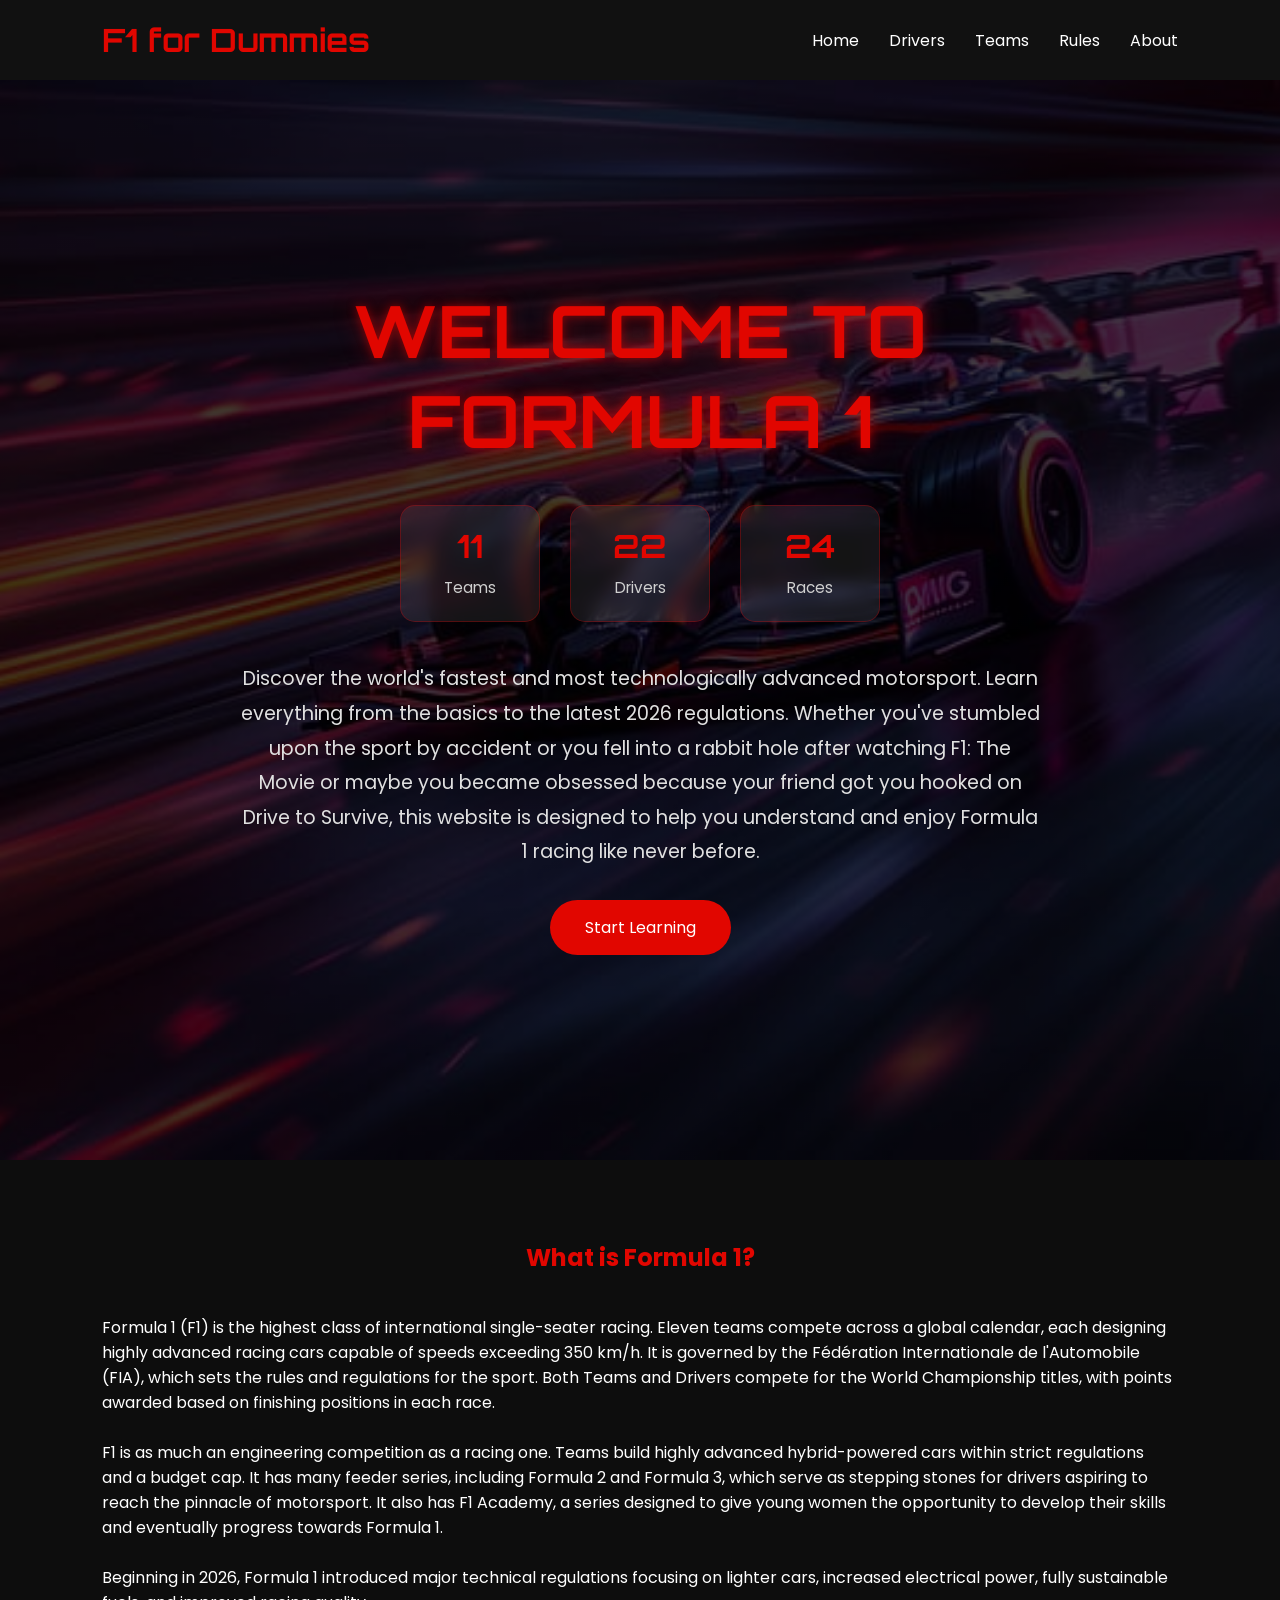
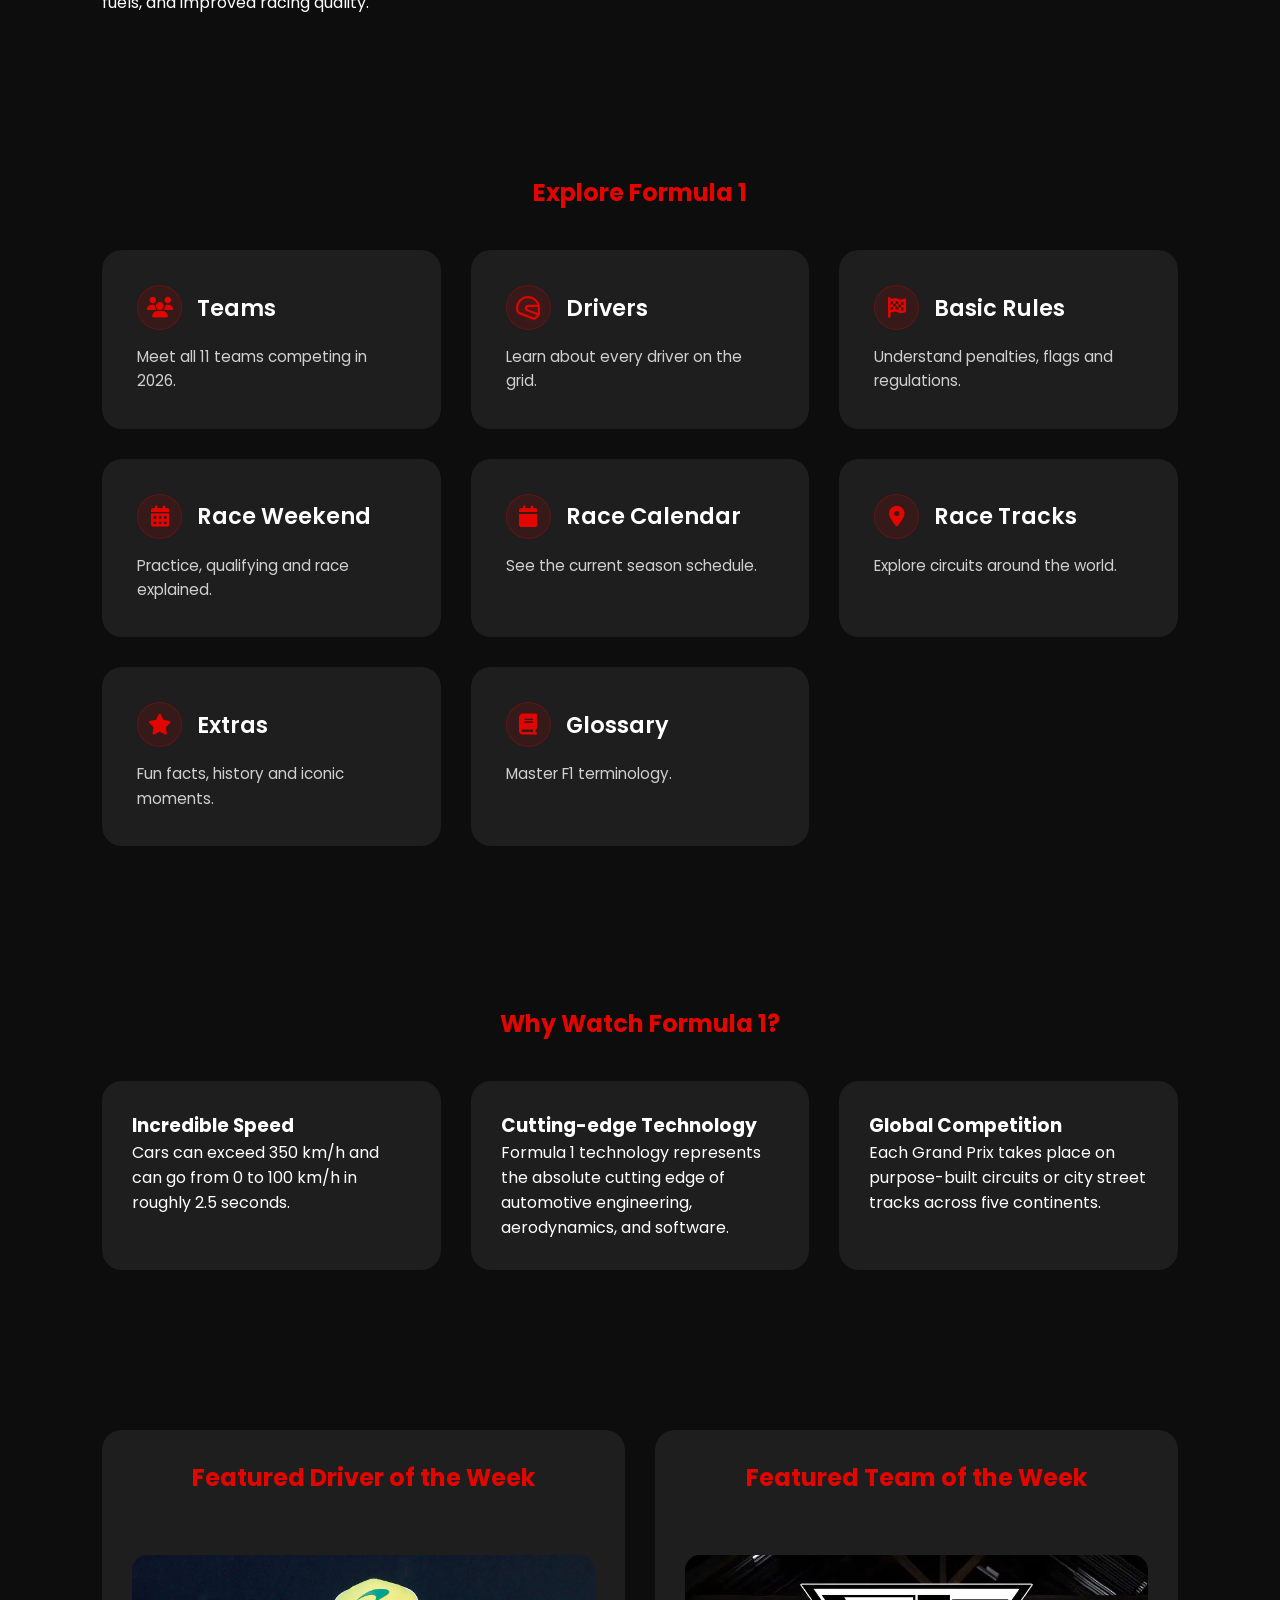
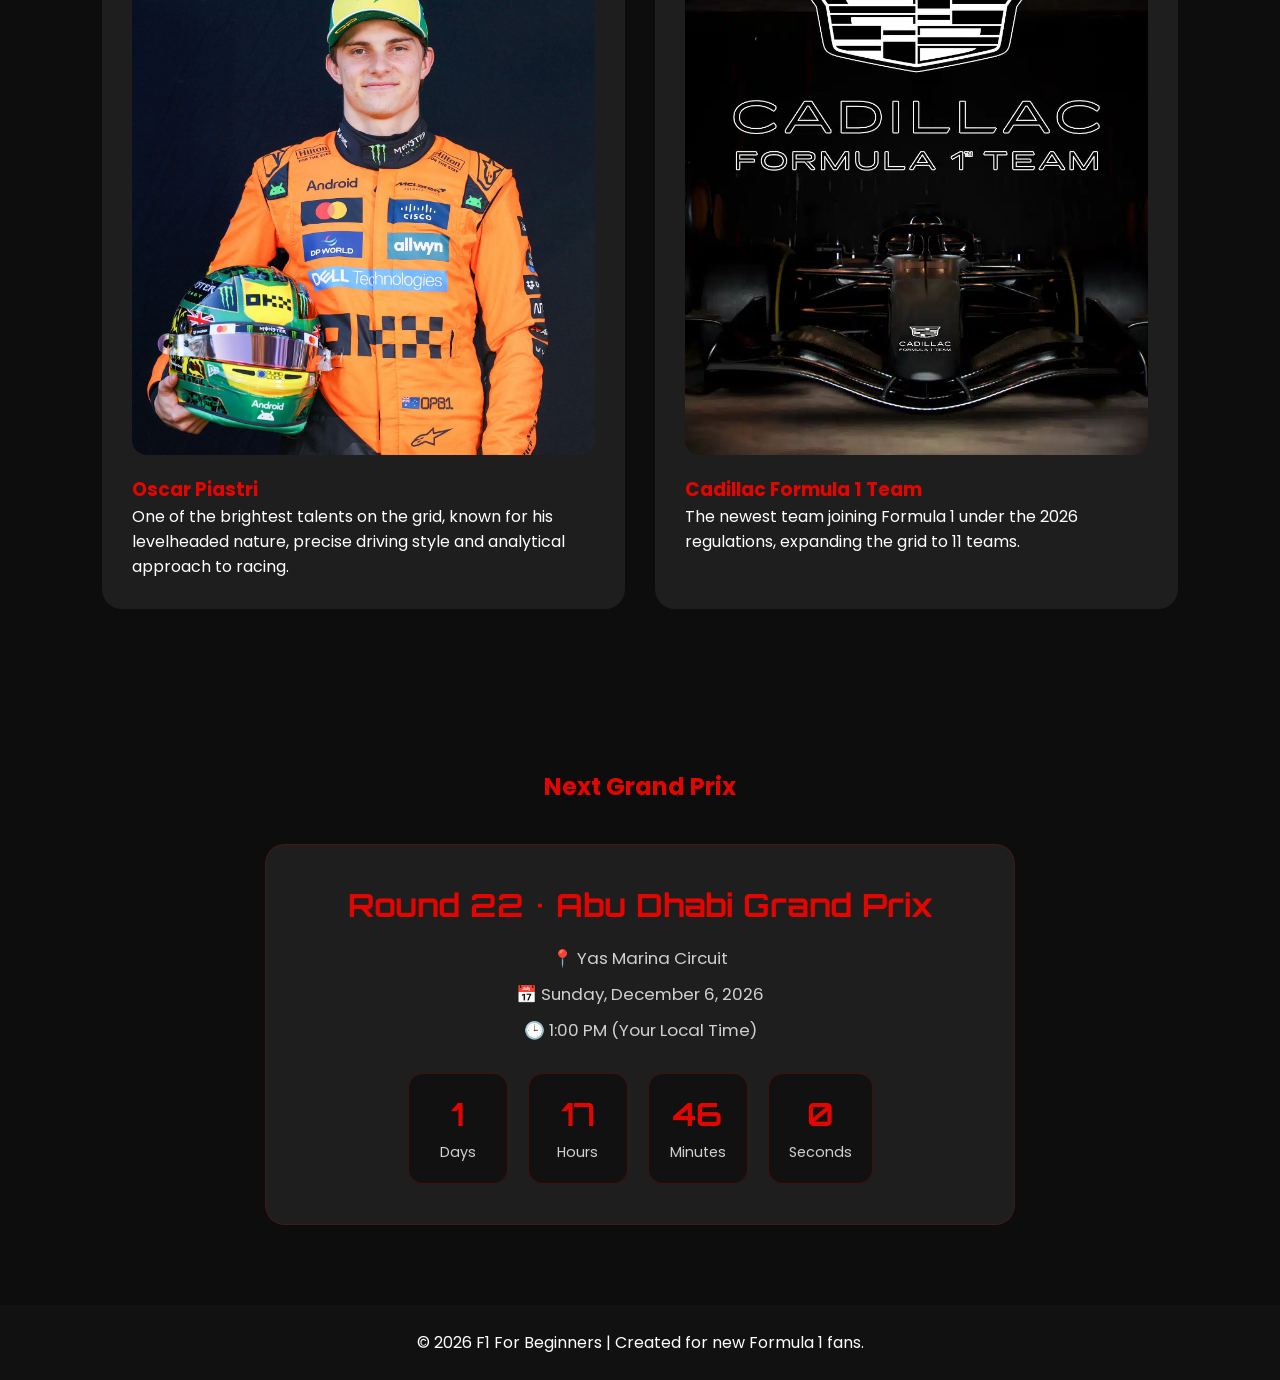
<file: index.html>
<!DOCTYPE html>
<html lang="en">

<head>
    <meta charset="UTF-8">
    <meta name="viewport" content="width=device-width, initial-scale=1.0">
    <title>F1 For Beginners</title>

    <link rel="stylesheet" href="css/style.css">

    <link rel="preconnect" href="https://fonts.googleapis.com">
    <link rel="preconnect" href="https://fonts.gstatic.com" crossorigin>

    <link
        href="https://fonts.googleapis.com/css2?family=Orbitron:wght@400;600;700&family=Poppins:wght@300;400;500;600&display=swap"
        rel="stylesheet">

    <link rel="stylesheet" href="https://cdnjs.cloudflare.com/ajax/libs/font-awesome/6.5.1/css/all.min.css">
</head>

<body>

    <!-- Navbar -->

    <nav>
        <div class="logo">
            F1 for Dummies
        </div>

        <ul class="nav-links">
            <li><a href="index.html">Home</a></li>
            <li><a href="drivers.html">Drivers</a></li>
            <li><a href="teams/teams.html">Teams</a></li>
            <li><a href="rules.html">Rules</a></li>
            <li><a href="about.html">About</a></li>
        </ul>
    </nav>


    <!-- Hero Section -->

    <section class="hero">
        <div class="hero-content">
            <h1>WELCOME TO FORMULA 1</h1>
            <div class="hero-stats">
                <div class="stat">
                    <span>11</span>
                    <p>Teams</p>
                </div>
                <div class="stat">
                    <span>22</span>
                    <p>Drivers</p>
                </div>
                <div class="stat">
                    <span>24</span>
                    <p>Races</p>
                </div>
            </div>
            <p>
                Discover the world's fastest and most technologically advanced motorsport.
                Learn everything from the basics to the latest 2026 regulations.
                Whether you've stumbled upon the sport by accident or you fell into a rabbit hole after watching F1:
                The Movie or maybe you became obsessed because your friend got you hooked on Drive to Survive, this
                website is designed to help you understand and enjoy Formula 1 racing like never before.
            </p>

            <a href="#what-is-f1" class="hero-btn">
                Start Learning
            </a>
        </div>

    </section>
    <!-- What is F1 -->

    <section id="what-is-f1" class="about-f1">

        <h2>What is Formula 1?</h2>

        <p>
            Formula 1 (F1) is the highest class of international single-seater racing.
            Eleven teams compete across a global calendar, each designing highly
            advanced racing cars capable of speeds exceeding 350 km/h.
            It is governed by the Fédération Internationale de l'Automobile (FIA),
            which sets the rules and regulations for the sport.
            Both Teams and Drivers compete for the World Championship titles,
            with points awarded based on finishing positions in each race. <br></br>
            F1 is as much an engineering competition as a racing one.
            Teams build highly advanced hybrid-powered cars within strict regulations and a budget cap.
            It has many feeder series, including Formula 2 and Formula 3,
            which serve as stepping stones for drivers aspiring to reach the pinnacle of motorsport.
            It also has F1 Academy, a series designed to give young women the opportunity
            to develop their skills and eventually progress towards Formula 1.
            <br></br>
            Beginning in 2026, Formula 1 introduced major technical regulations
            focusing on lighter cars, increased electrical power, fully sustainable fuels,
            and improved racing quality.
        </p>

    </section>


    <!-- Navigation Cards -->

    <section class="navigation-section">

        <h2>Explore Formula 1</h2>

        <div class="card-container">

            <a href="teams/teams.html" class="card">
                <div class="card-header">
                    <div class="card-icon">
                        <i class="fas fa-users"></i>
                    </div>
                    <h3>Teams</h3>
                </div>

                <p>Meet all 11 teams competing in 2026.</p>
            </a>

            <a href="drivers.html" class="card">
                <div class="card-header">
                    <div class="card-icon">
                        <svg xmlns="http://www.w3.org/2000/svg" width="35" height="35" viewBox="0 0 24 24" fill="none"
                            stroke="currentColor" stroke-width="2" stroke-linecap="round" stroke-linejoin="round"
                            class="lucide lucide-motor-racing-helmet-icon lucide-motor-racing-helmet">
                            <path
                                d="M22 12.2a10 10 0 1 0-19.4 3.2c.2.5.8 1.1 1.3 1.3l13.2 5.1c.5.2 1.2 0 1.6-.3l2.6-2.6c.4-.4.7-1.2.7-1.7Z" />
                            <path d="m21.8 18-10.5-4a2 2.06 0 0 1 .7-4h9.8" />
                        </svg>
                    </div>
                    <h3>Drivers</h3>
                </div>

                <p>Learn about every driver on the grid.</p>
            </a>

            <a href="rules.html" class="card">
                <div class="card-header">
                    <div class="card-icon">
                        <i class="fas fa-flag-checkered"></i>
                    </div>
                    <h3>Basic Rules</h3>
                </div>

                <p>Understand penalties, flags and regulations.</p>
            </a>

            <a href="race-weekend.html" class="card">
                <div class="card-header">
                    <div class="card-icon">
                        <i class="fas fa-calendar-alt"></i>
                    </div>
                    <h3>Race Weekend</h3>
                </div>

                <p>Practice, qualifying and race explained.</p>
            </a>

            <a href="race-calendar.html" class="card">
                <div class="card-header">
                    <div class="card-icon">
                        <i class="fas fa-calendar"></i>
                    </div>
                    <h3>Race Calendar</h3>
                </div>

                <p>See the current season schedule.</p>
            </a>

            <a href="tracks.html" class="card">
                <div class="card-header">
                    <div class="card-icon">
                        <i class="fas fa-map-marker-alt"></i>
                    </div>
                    <h3>Race Tracks</h3>
                </div>

                <p>Explore circuits around the world.</p>
            </a>

            <a href="extras.html" class="card">
                <div class="card-header">
                    <div class="card-icon">
                        <i class="fas fa-star"></i>
                    </div>
                    <h3>Extras</h3>
                </div>

                <p>Fun facts, history and iconic moments.</p>
            </a>

            <a href="glossary.html" class="card">
                <div class="card-header">
                    <div class="card-icon">
                        <i class="fas fa-book"></i>
                    </div>
                    <h3>Glossary</h3>
                </div>

                <p>Master F1 terminology.</p>
            </a>

        </div>

    </section>


    <!-- Why Watch F1 -->

    <section class="why-watch">

        <h2>Why Watch Formula 1?</h2>

        <div class="why-grid">

            <div class="reason">
                <h3> Incredible Speed</h3>
                <p>Cars can exceed 350 km/h and can go from 0 to 100 km/h in roughly 2.5 seconds.</p>
            </div>

            <div class="reason">
                <h3> Cutting-edge Technology</h3>
                <p>Formula 1 technology represents the absolute cutting edge of automotive engineering,
                    aerodynamics, and software.</p>
            </div>

            <div class="reason">
                <h3> Global Competition</h3>
                <p>Each Grand Prix takes place on purpose-built circuits or city street tracks across five
                    continents.</p>
            </div>

        </div>

    </section>


    <!-- Featured Section -->

    <section class="featured">

        <div class="featured-box">

            <h2>Featured Driver of the Week</h2>

            <div class="featured-image">
                <img src="images/featured-driver.jpg" alt="Featured Driver">
            </div>
            <h3 style="color:#E10600;">Oscar Piastri</h3>

            <p>
                One of the brightest talents on the grid, known for his levelheaded nature, precise driving style
                and analytical approach to racing.
            </p>

        </div>


        <div class="featured-box">

            <h2>Featured Team of the Week</h2>

            <div class="featured-image">
                <img src="images/featured-team.jpg" alt="Featured Team">
            </div>

            <h3 style="color:#E10600;">Cadillac Formula 1 Team</h3>

            <p>
                The newest team joining Formula 1 under the 2026 regulations,
                expanding the grid to 11 teams.
            </p>

        </div>

    </section>




    <!-- Upcoming Race -->

    <section class="upcoming-race">

        <h2>Next Grand Prix</h2>

        <div class="race-box">

            <h3 id="race-name">Loading...</h3>

            <div class="race-details">

                <p id="race-location"></p>

                <p id="race-date"></p>

                <p id="race-time"></p>

            </div>

            <div class="countdown">

                <div class="time-box">
                    <span id="days">00</span>
                    <p>Days</p>
                </div>

                <div class="time-box">
                    <span id="hours">00</span>
                    <p>Hours</p>
                </div>

                <div class="time-box">
                    <span id="minutes">00</span>
                    <p>Minutes</p>
                </div>

                <div class="time-box">
                    <span id="seconds">00</span>
                    <p>Seconds</p>
                </div>

            </div>

        </div>

    </section>



    <!-- Footer -->

    <footer>

        <p>
            © 2026 F1 For Beginners | Created for new Formula 1 fans.
        </p>

    </footer>

    <script src="js/script.js"></script>

</body>

</html>
</file>
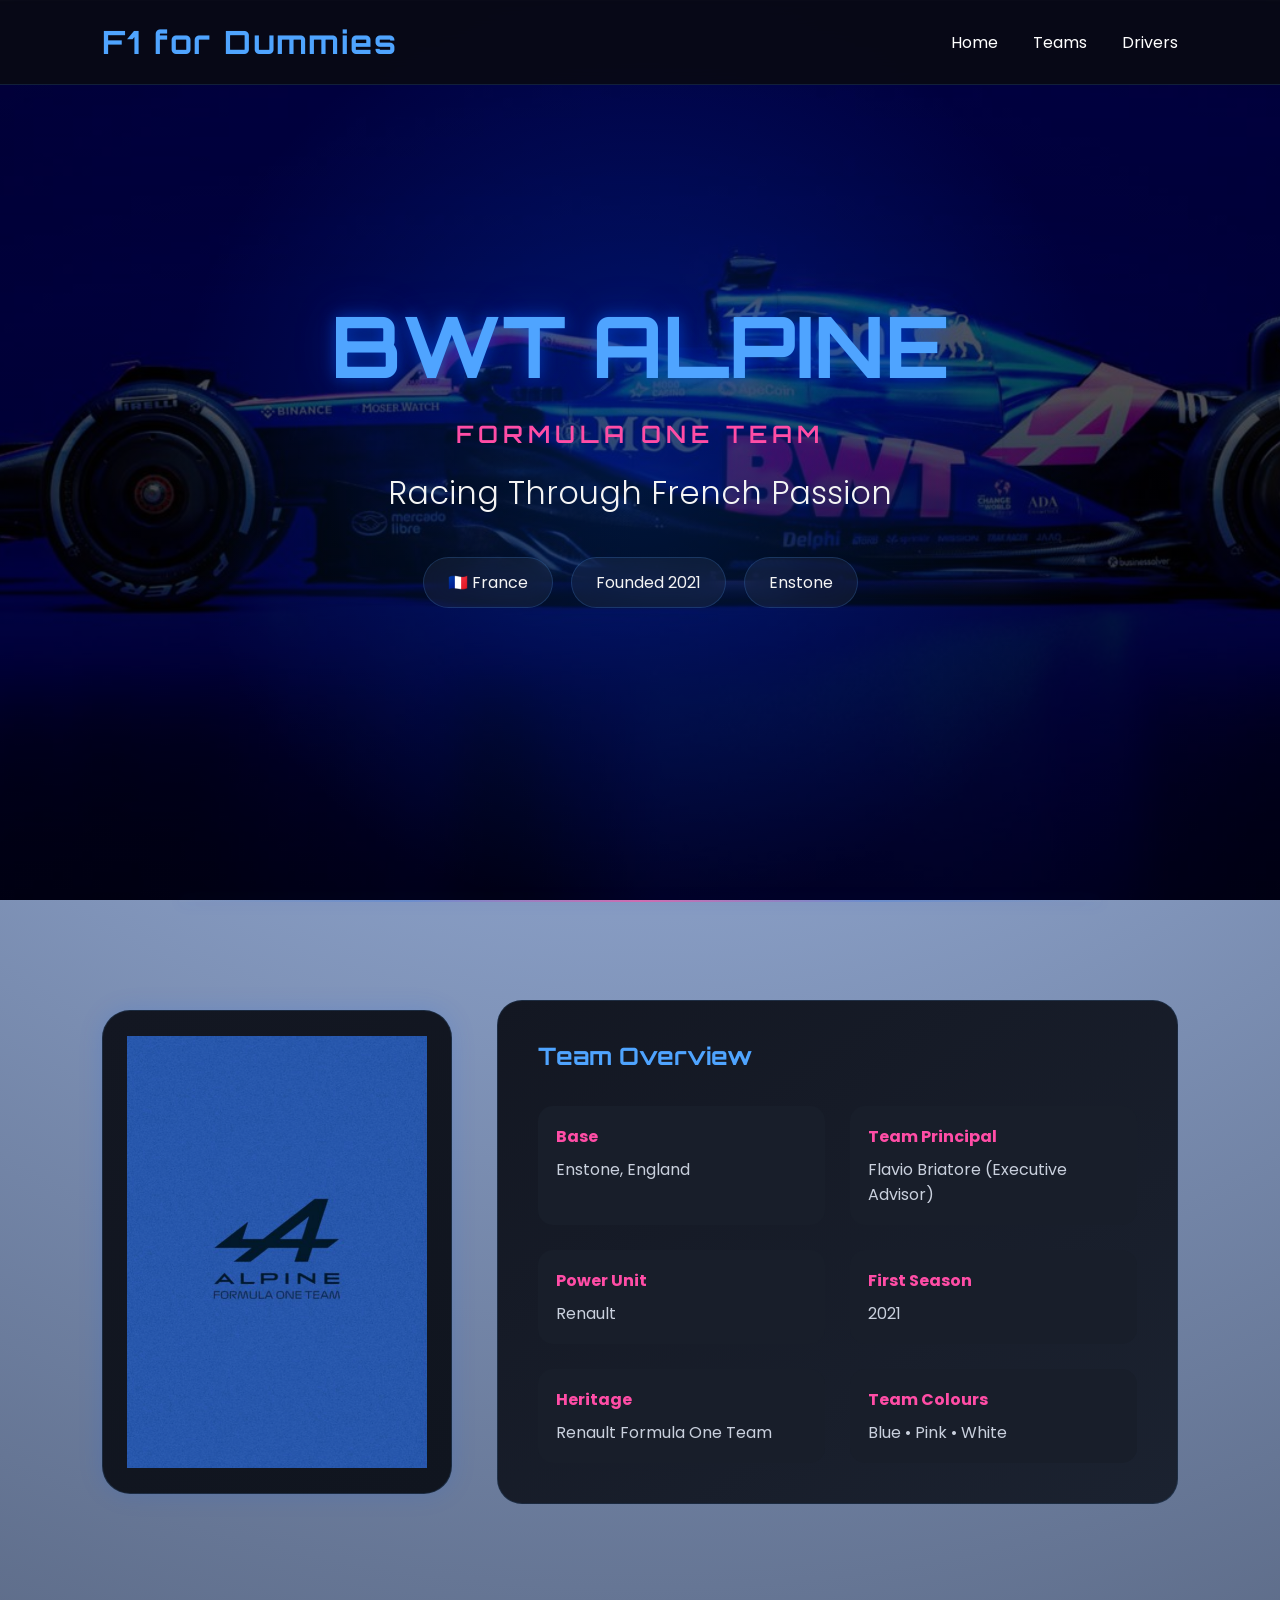
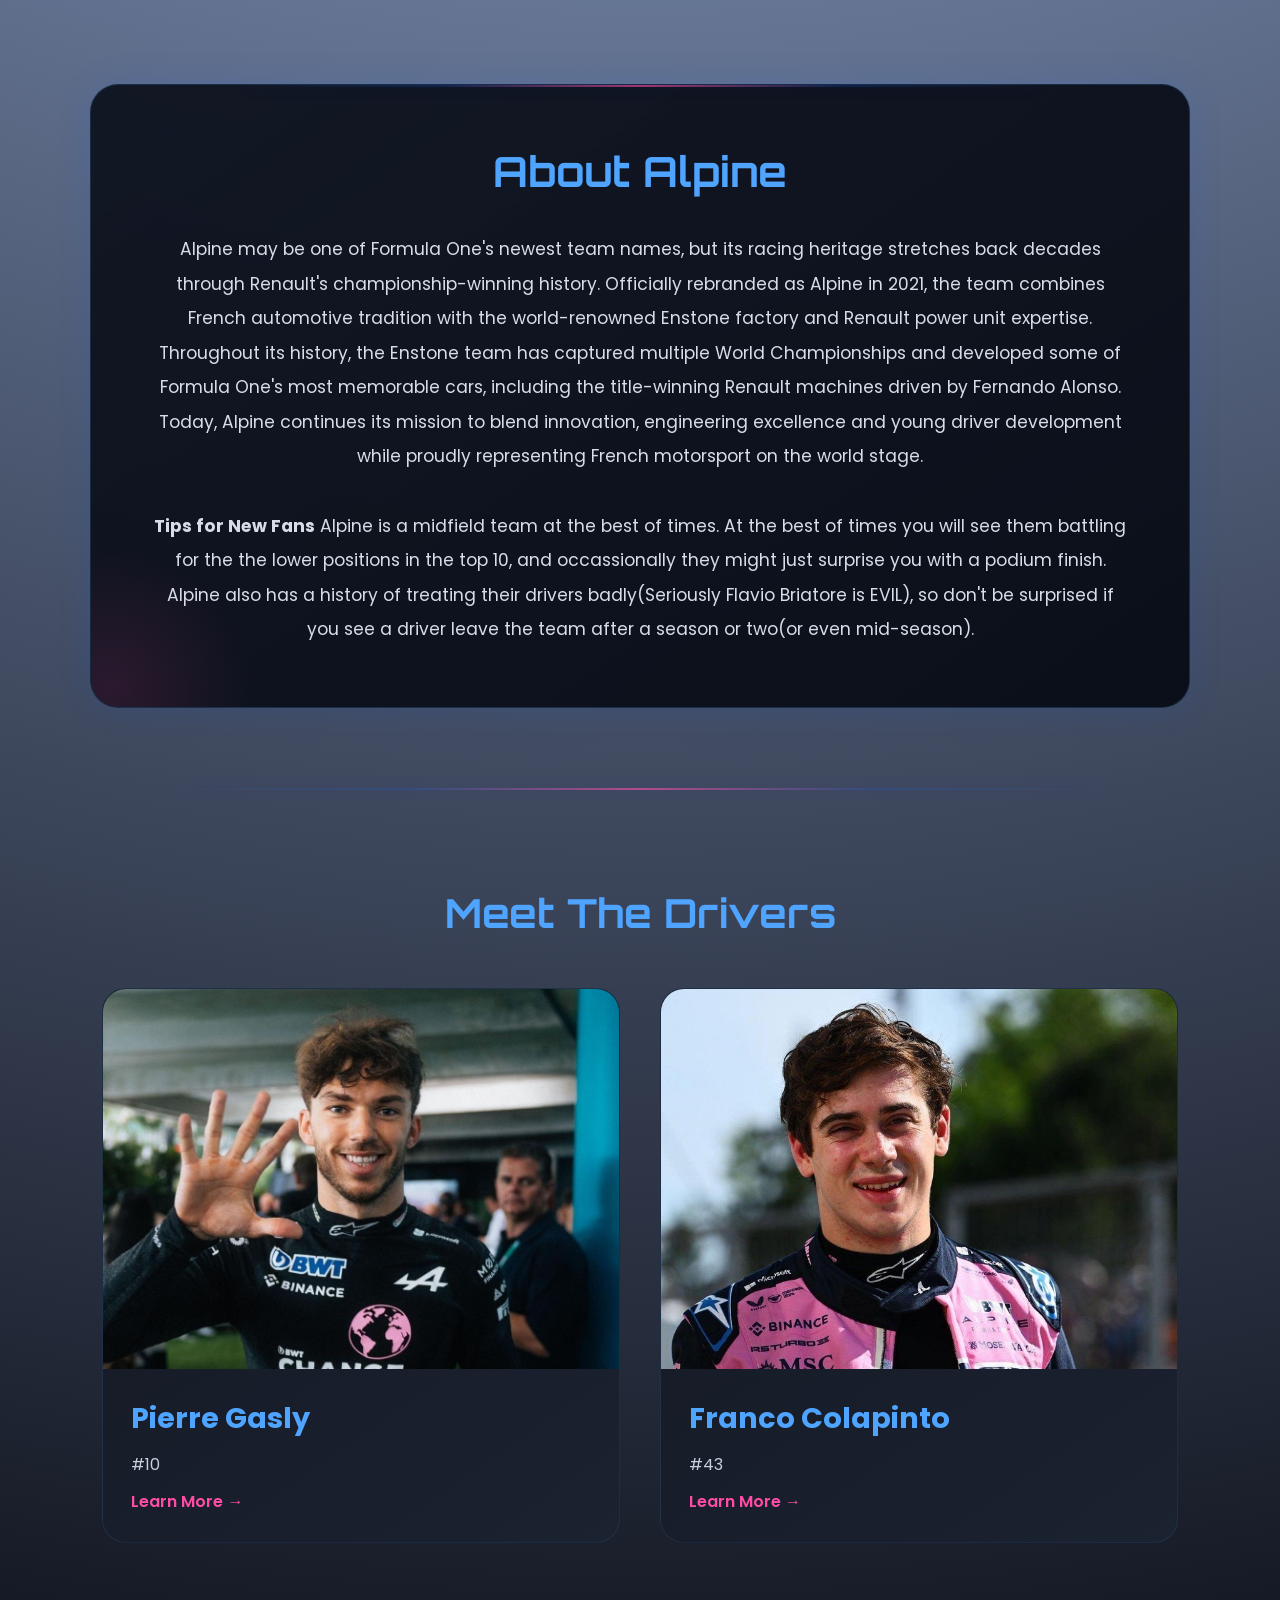
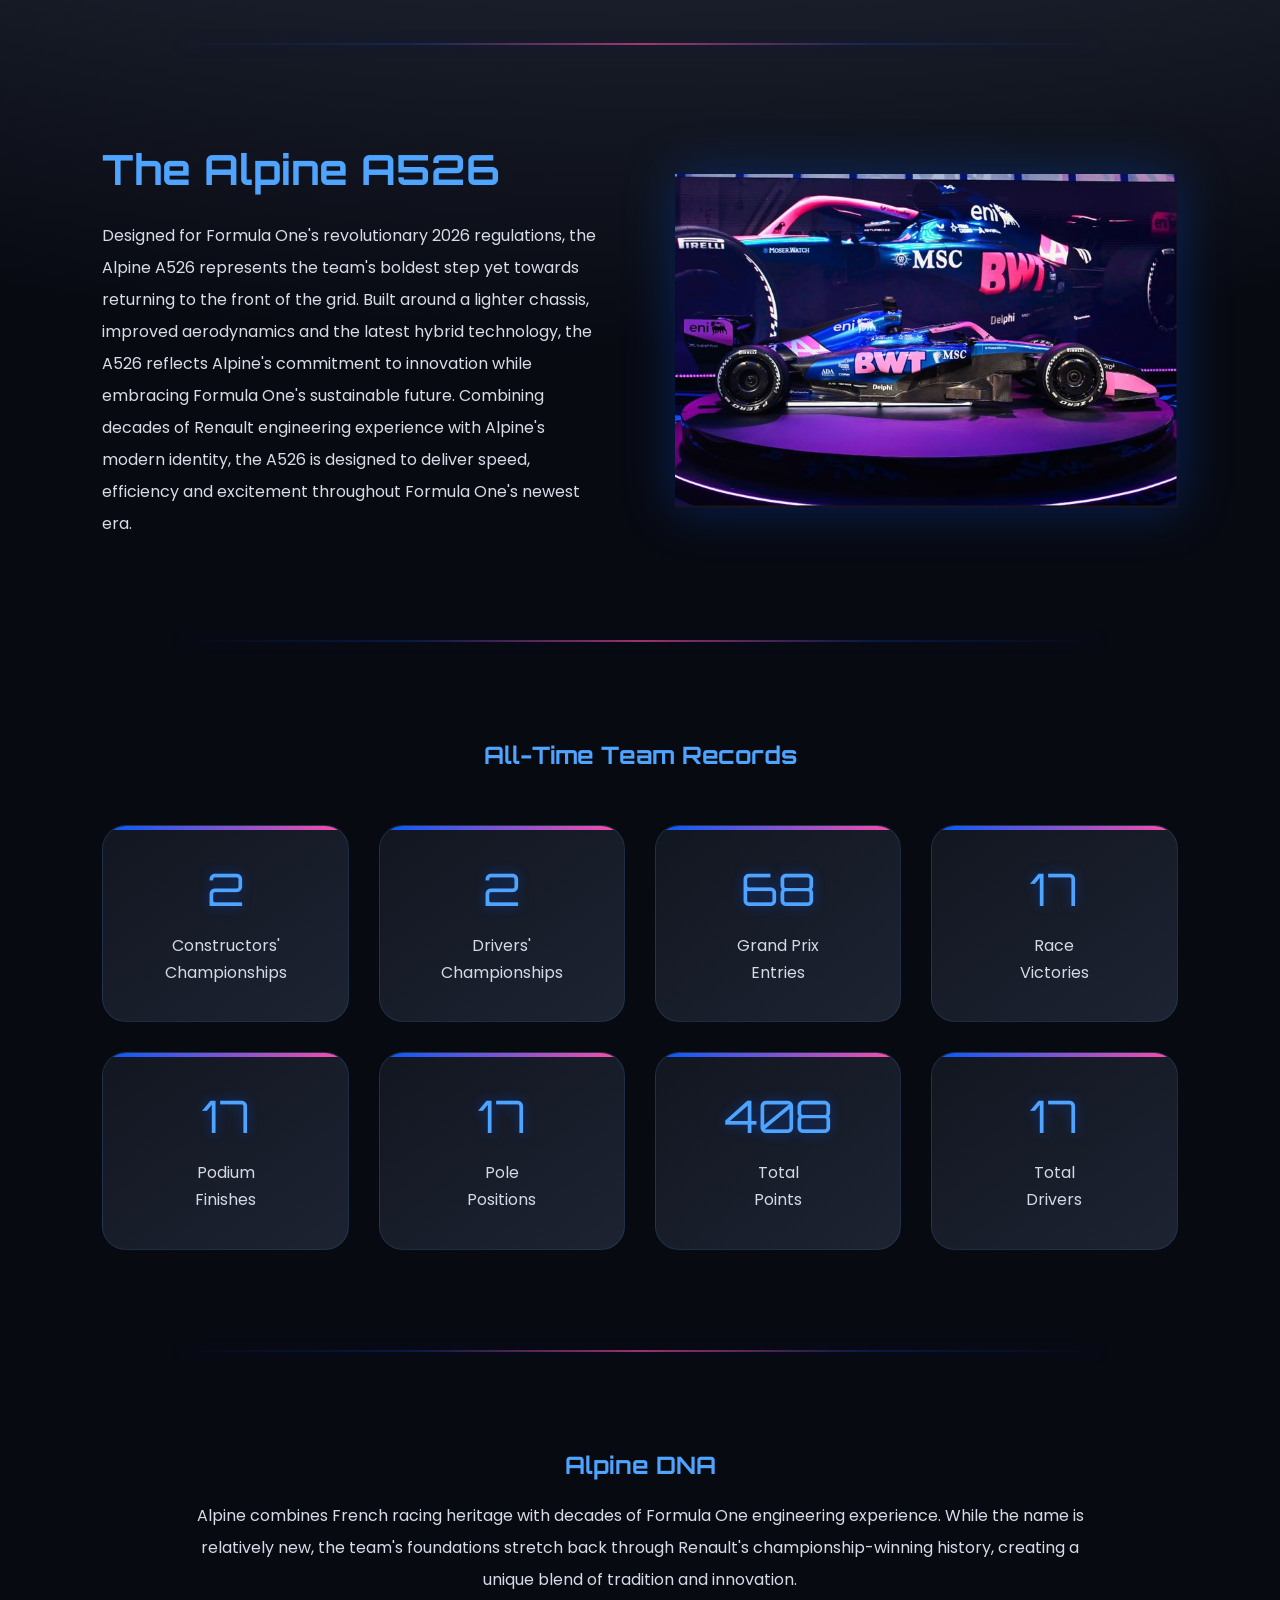
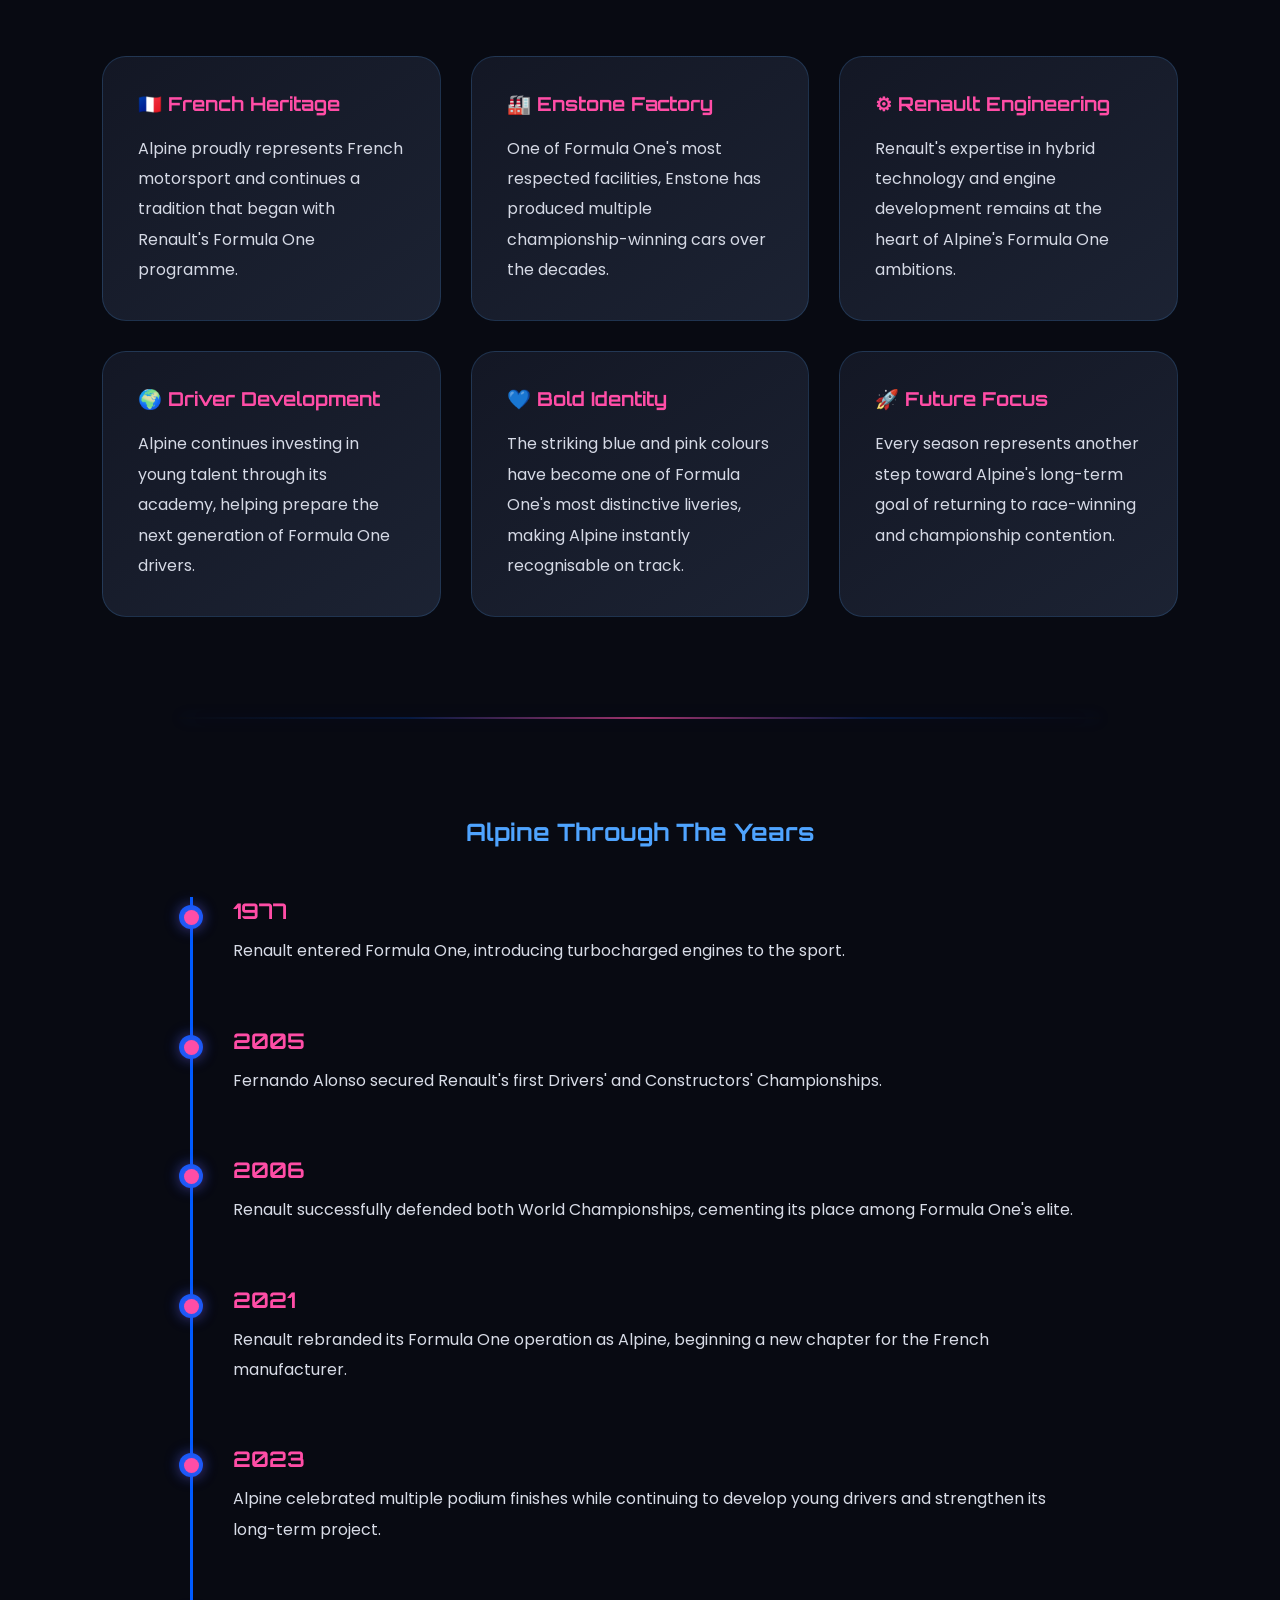
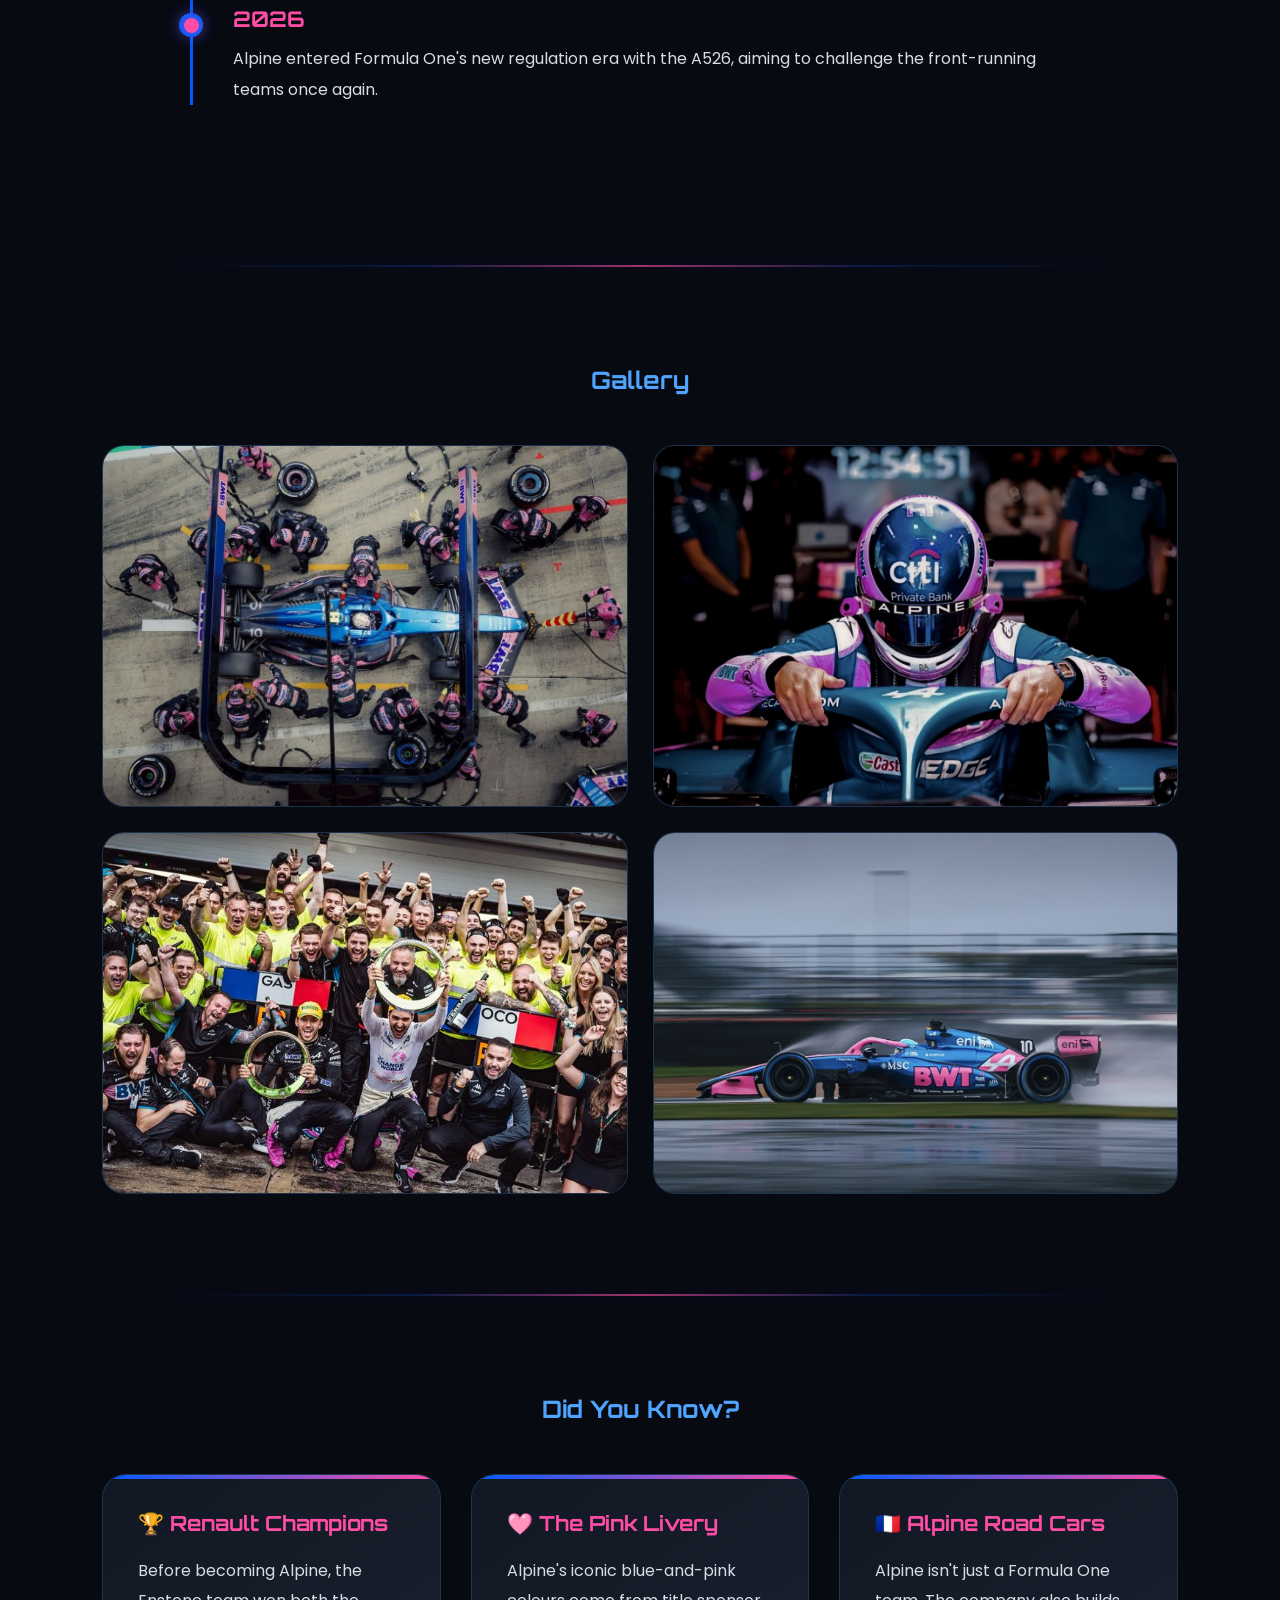
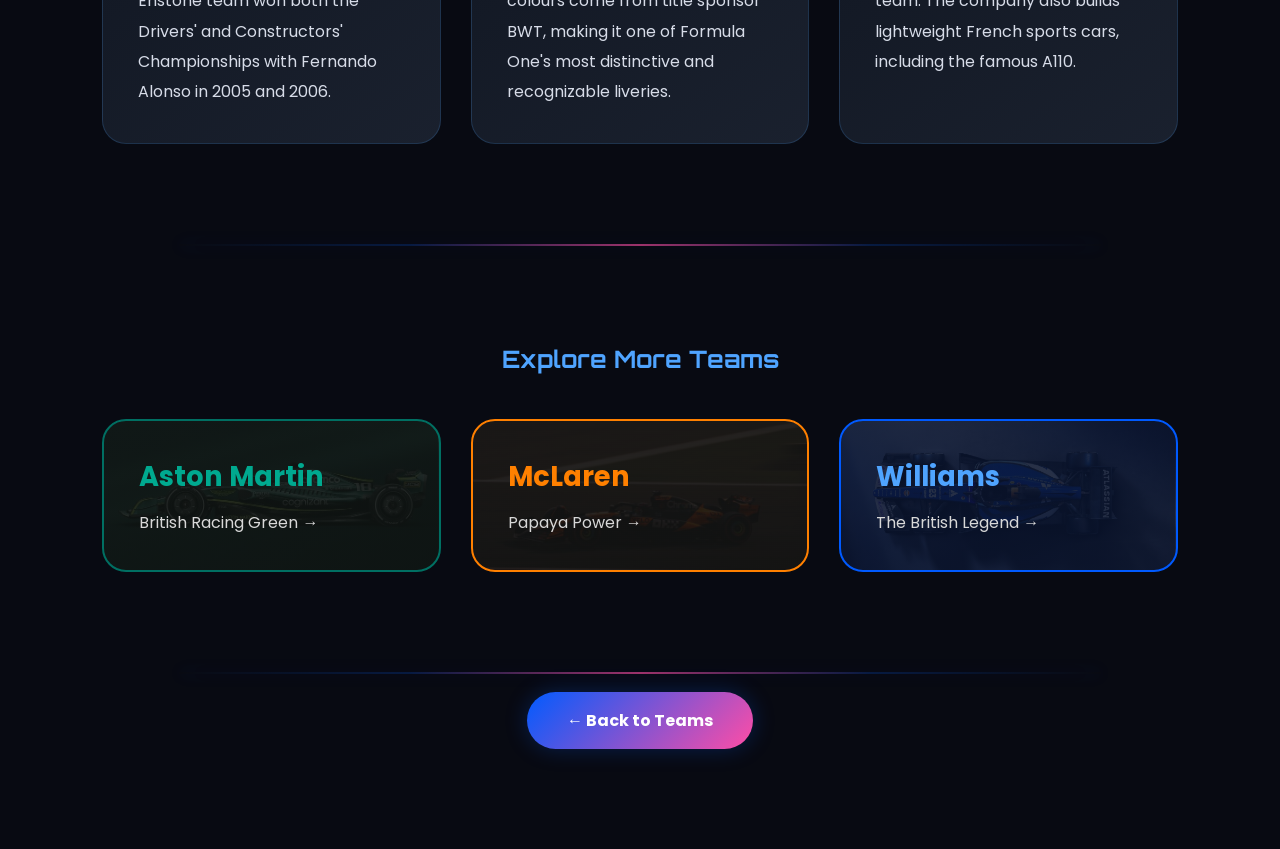
<file: teams/alpine.html>
<!DOCTYPE html>
<html lang="en">

<head>

     <meta charset="UTF-8">
     <meta name="viewport" content="width=device-width, initial-scale=1.0">

     <title>BWT Alpine Formula One Team | F1 for Dummies</title>

     <link rel="stylesheet" href="css/alpine.css">

     <link rel="preconnect" href="https://fonts.googleapis.com">

     <link rel="preconnect" href="https://fonts.gstatic.com" crossorigin>

     <link href="https://fonts.googleapis.com/css2?family=Orbitron:wght@400;600;700&family=Poppins:wght@300;400;500;600&display=swap"
          rel="stylesheet">

</head>

<body>

     <!-- ================= NAVBAR ================= -->

     <nav>

          <div class="logo">

               F1 for Dummies

          </div>

          <ul>

               <li><a href="../index.html">Home</a></li>

               <li><a href="teams.html">Teams</a></li>

               <li><a href="../drivers/drivers.html">Drivers</a></li>

          </ul>

     </nav>

     <!-- ================= HERO ================= -->

     <section class="hero">

          <div class="overlay"></div>

          <div class="hero-content">

               <h1>
                    BWT ALPINE
               </h1>

               <h2 class="team-small">
                    Formula One Team
               </h2>

               <h3>
                    Racing Through French Passion
               </h3>

               <div class="hero-tags">

                    <span>🇫🇷 France</span>

                    <span>Founded 2021</span>

                    <span>Enstone</span>

               </div>

          </div>

     </section>

     <!-- ================= OVERVIEW ================= -->

     <section class="overview">

          <div class="logo-card">

               <img src="../../images/alpine/logo.png" alt="Alpine Logo">

          </div>

          <div class="info-card">

               <h2>Team Overview</h2>

               <div class="info-grid">

                    <div>

                         <h4>Base</h4>

                         <p>Enstone, England</p>

                    </div>

                    <div>

                         <h4>Team Principal</h4>

                         <p>Flavio Briatore (Executive Advisor)</p>

                    </div>

                    <div>

                         <h4>Power Unit</h4>

                         <p>Renault</p>

                    </div>

                    <div>

                         <h4>First Season</h4>

                         <p>2021</p>

                    </div>

                    <div>

                         <h4>Heritage</h4>

                         <p>Renault Formula One Team</p>

                    </div>

                    <div>

                         <h4>Team Colours</h4>

                         <p>Blue • Pink • White</p>

                    </div>

               </div>

          </div>

     </section>

     <!-- ================= ABOUT ================= -->

     <section class="about-team">

          <h2>About Alpine</h2>

          <p>

               Alpine may be one of Formula One's newest team names, but its racing
               heritage stretches back decades through Renault's championship-winning
               history.

               Officially rebranded as Alpine in 2021, the team combines French
               automotive tradition with the world-renowned Enstone factory and
               Renault power unit expertise.

               Throughout its history, the Enstone team has captured multiple World
               Championships and developed some of Formula One's most memorable cars,
               including the title-winning Renault machines driven by Fernando Alonso.

               Today, Alpine continues its mission to blend innovation, engineering
               excellence and young driver development while proudly representing
               French motorsport on the world stage.

               <br><br>

               <strong>Tips for New Fans</strong>
               Alpine is a midfield team at the best of times. At the best of times you will see them
               battling for the the lower positions in the top 10, and occassionally they might just 
               surprise you with a podium finish. Alpine also has a history of treating their drivers badly(Seriously Flavio Briatore is EVIL), 
               so don't be surprised if you see a driver leave the team after a season or two(or even mid-season).
          </p>

     </section>

     <!-- ================= DRIVERS ================= -->

     <section class="drivers">

          <h2>Meet The Drivers</h2>

          <div class="driver-grid">

               <a href="../drivers/pierre-gasly.html" class="driver-card">

                    <div class="driver-image">

                         <img src="../../images/alpine/gasly.jpg" alt="Pierre Gasly">

                    </div>

                    <div class="driver-content">

                         <h3>Pierre Gasly</h3>

                         <p>#10</p>

                         <span>Learn More →</span>

                    </div>

               </a>

               <a href="../drivers/franco-colapinto.html" class="driver-card">

                    <div class="driver-image">

                         <img src="../../images/alpine/colapinto.jpg" alt="Franco Colapinto">

                    </div>

                    <div class="driver-content">

                         <h3>Franco Colapinto</h3>

                         <p>#43</p>

                         <span>Learn More →</span>

                    </div>

               </a>

          </div>

     </section>

     <!-- ================= THE CAR ================= -->

     <section class="car-section">

          <div class="car-text">

               <h2>The Alpine A526</h2>

               <p>

                    Designed for Formula One's revolutionary 2026 regulations, the Alpine
                    A526 represents the team's boldest step yet towards returning to the
                    front of the grid.

                    Built around a lighter chassis, improved aerodynamics and the latest
                    hybrid technology, the A526 reflects Alpine's commitment to innovation
                    while embracing Formula One's sustainable future.

                    Combining decades of Renault engineering experience with Alpine's
                    modern identity, the A526 is designed to deliver speed, efficiency
                    and excitement throughout Formula One's newest era.

               </p>

          </div>

          <div class="car-image">

               <img src="../../images/alpine/a526.png" alt="Alpine A526">

          </div>

     </section>

     <!-- ================= TEAM RECORDS ================= -->

     <section class="records">

          <h2>All-Time Team Records</h2>

          <div class="record-grid">

               <div class="record-card">

                    <span class="counter" data-target="2">0</span>

                    <p>Constructors'<br>Championships</p>

               </div>

               <div class="record-card">

                    <span class="counter" data-target="2">0</span>

                    <p>Drivers'<br>Championships</p>

               </div>

               <div class="record-card">

                    <span class="counter" data-target="463">0</span>

                    <p>Grand Prix<br>Entries</p>

               </div>

               <div class="record-card">

                    <span class="counter" data-target="37">0</span>

                    <p>Race<br>Victories</p>

               </div>

               <div class="record-card">

                    <span class="counter" data-target="106">0</span>

                    <p>Podium<br>Finishes</p>

               </div>

               <div class="record-card">

                    <span class="counter" data-target="51">0</span>

                    <p>Pole<br>Positions</p>

               </div>

               <div class="record-card">

                    <span class="counter" data-target="2800">0</span>

                    <p>Total<br>Points</p>

               </div>

               <div class="record-card">

                    <span class="counter" data-target="39">0</span>

                    <p>Total<br>Drivers</p>

               </div>

          </div>

     </section>

     <!-- ================= ALPINE DNA ================= -->

     <section class="dna">

          <h2>Alpine DNA</h2>

          <p class="dna-intro">

               Alpine combines French racing heritage with decades of Formula One
               engineering experience. While the name is relatively new, the team's
               foundations stretch back through Renault's championship-winning history,
               creating a unique blend of tradition and innovation.

          </p>

          <div class="dna-grid">

               <div class="dna-card">

                    <h3>🇫🇷 French Heritage</h3>

                    <p>

                         Alpine proudly represents French motorsport and continues a
                         tradition that began with Renault's Formula One programme.

                    </p>

               </div>

               <div class="dna-card">

                    <h3>🏭 Enstone Factory</h3>

                    <p>

                         One of Formula One's most respected facilities, Enstone has
                         produced multiple championship-winning cars over the decades.

                    </p>

               </div>

               <div class="dna-card">

                    <h3>⚙ Renault Engineering</h3>

                    <p>

                         Renault's expertise in hybrid technology and engine development
                         remains at the heart of Alpine's Formula One ambitions.

                    </p>

               </div>

               <div class="dna-card">

                    <h3>🌍 Driver Development</h3>

                    <p>

                         Alpine continues investing in young talent through its academy,
                         helping prepare the next generation of Formula One drivers.

                    </p>

               </div>

               <div class="dna-card">

                    <h3>💙 Bold Identity</h3>

                    <p>

                         The striking blue and pink colours have become one of Formula
                         One's most distinctive liveries, making Alpine instantly
                         recognisable on track.

                    </p>

               </div>

               <div class="dna-card">

                    <h3>🚀 Future Focus</h3>

                    <p>

                         Every season represents another step toward Alpine's long-term
                         goal of returning to race-winning and championship contention.

                    </p>

               </div>

          </div>

     </section>

     <!-- ================= TIMELINE ================= -->

     <section class="timeline">

          <h2>Alpine Through The Years</h2>

          <div class="timeline-container">

               <div class="timeline-item">

                    <h3>1977</h3>

                    <p>

                         Renault entered Formula One, introducing turbocharged engines to
                         the sport.

                    </p>

               </div>

               <div class="timeline-item">

                    <h3>2005</h3>

                    <p>

                         Fernando Alonso secured Renault's first Drivers' and
                         Constructors' Championships.

                    </p>

               </div>

               <div class="timeline-item">

                    <h3>2006</h3>

                    <p>

                         Renault successfully defended both World Championships,
                         cementing its place among Formula One's elite.

                    </p>

               </div>

               <div class="timeline-item">

                    <h3>2021</h3>

                    <p>

                         Renault rebranded its Formula One operation as Alpine,
                         beginning a new chapter for the French manufacturer.

                    </p>

               </div>

               <div class="timeline-item">

                    <h3>2023</h3>

                    <p>

                         Alpine celebrated multiple podium finishes while continuing to
                         develop young drivers and strengthen its long-term project.

                    </p>

               </div>

               <div class="timeline-item">

                    <h3>2026</h3>

                    <p>

                         Alpine entered Formula One's new regulation era with the A526,
                         aiming to challenge the front-running teams once again.

                    </p>

               </div>

          </div>

     </section>


     <!-- ================= GALLERY ================= -->

     <section class="gallery">

          <h2>Gallery</h2>

          <div class="gallery-grid">

               <div class="gallery-item">

                    <img src="../../images/alpine/gallery1.jpg" alt="Alpine A526">

               </div>

               <div class="gallery-item">

                    <img src="../../images/alpine/gallery2.jpg" alt="Pierre Gasly">

               </div>

               <div class="gallery-item">

                    <img src="../../images/alpine/gallery3.jpg" alt="Alpine Garage">

               </div>

               <div class="gallery-item">

                    <img src="../../images/alpine/gallery4.jpg" alt="Alpine Team">

               </div>

          </div>

     </section>

     <!-- ================= DID YOU KNOW ================= -->

     <section class="facts">

          <h2>Did You Know?</h2>

          <div class="fact-grid">

               <div class="fact-card">

                    <h3>🏆 Renault Champions</h3>

                    <p>

                         Before becoming Alpine, the Enstone team won both the Drivers'
                         and Constructors' Championships with Fernando Alonso in
                         2005 and 2006.

                    </p>

               </div>

               <div class="fact-card">

                    <h3>🩷 The Pink Livery</h3>

                    <p>

                         Alpine's iconic blue-and-pink colours come from title sponsor
                         BWT, making it one of Formula One's most distinctive and
                         recognizable liveries.

                    </p>

               </div>

               <div class="fact-card">

                    <h3>🇫🇷 Alpine Road Cars</h3>

                    <p>

                         Alpine isn't just a Formula One team. The company also builds
                         lightweight French sports cars, including the famous A110.

                    </p>

               </div>

          </div>

     </section>

     <!-- ================= RELATED TEAMS ================= -->

     <section class="related">

          <h2>Explore More Teams</h2>

          <div class="related-grid">

               <a href="astonmartin.html" class="related-card aston-card">

                    <h3>Aston Martin</h3>

                    <p>British Racing Green →</p>

               </a>

               <a href="mclaren.html" class="related-card mclaren-card">

                    <h3>McLaren</h3>

                    <p>Papaya Power →</p>

               </a>

               <a href="williams.html" class="related-card williams-card">

                    <h3>Williams</h3>

                    <p>The British Legend →</p>

               </a>

          </div>

     </section>

     <!-- ================= BACK BUTTON ================= -->

     <section class="back-section">

          <a href="teams.html" class="back-btn">

               ← Back to Teams

          </a>

     </section>

     <script src="js/team.js"></script>

</body>

</html>
</file>
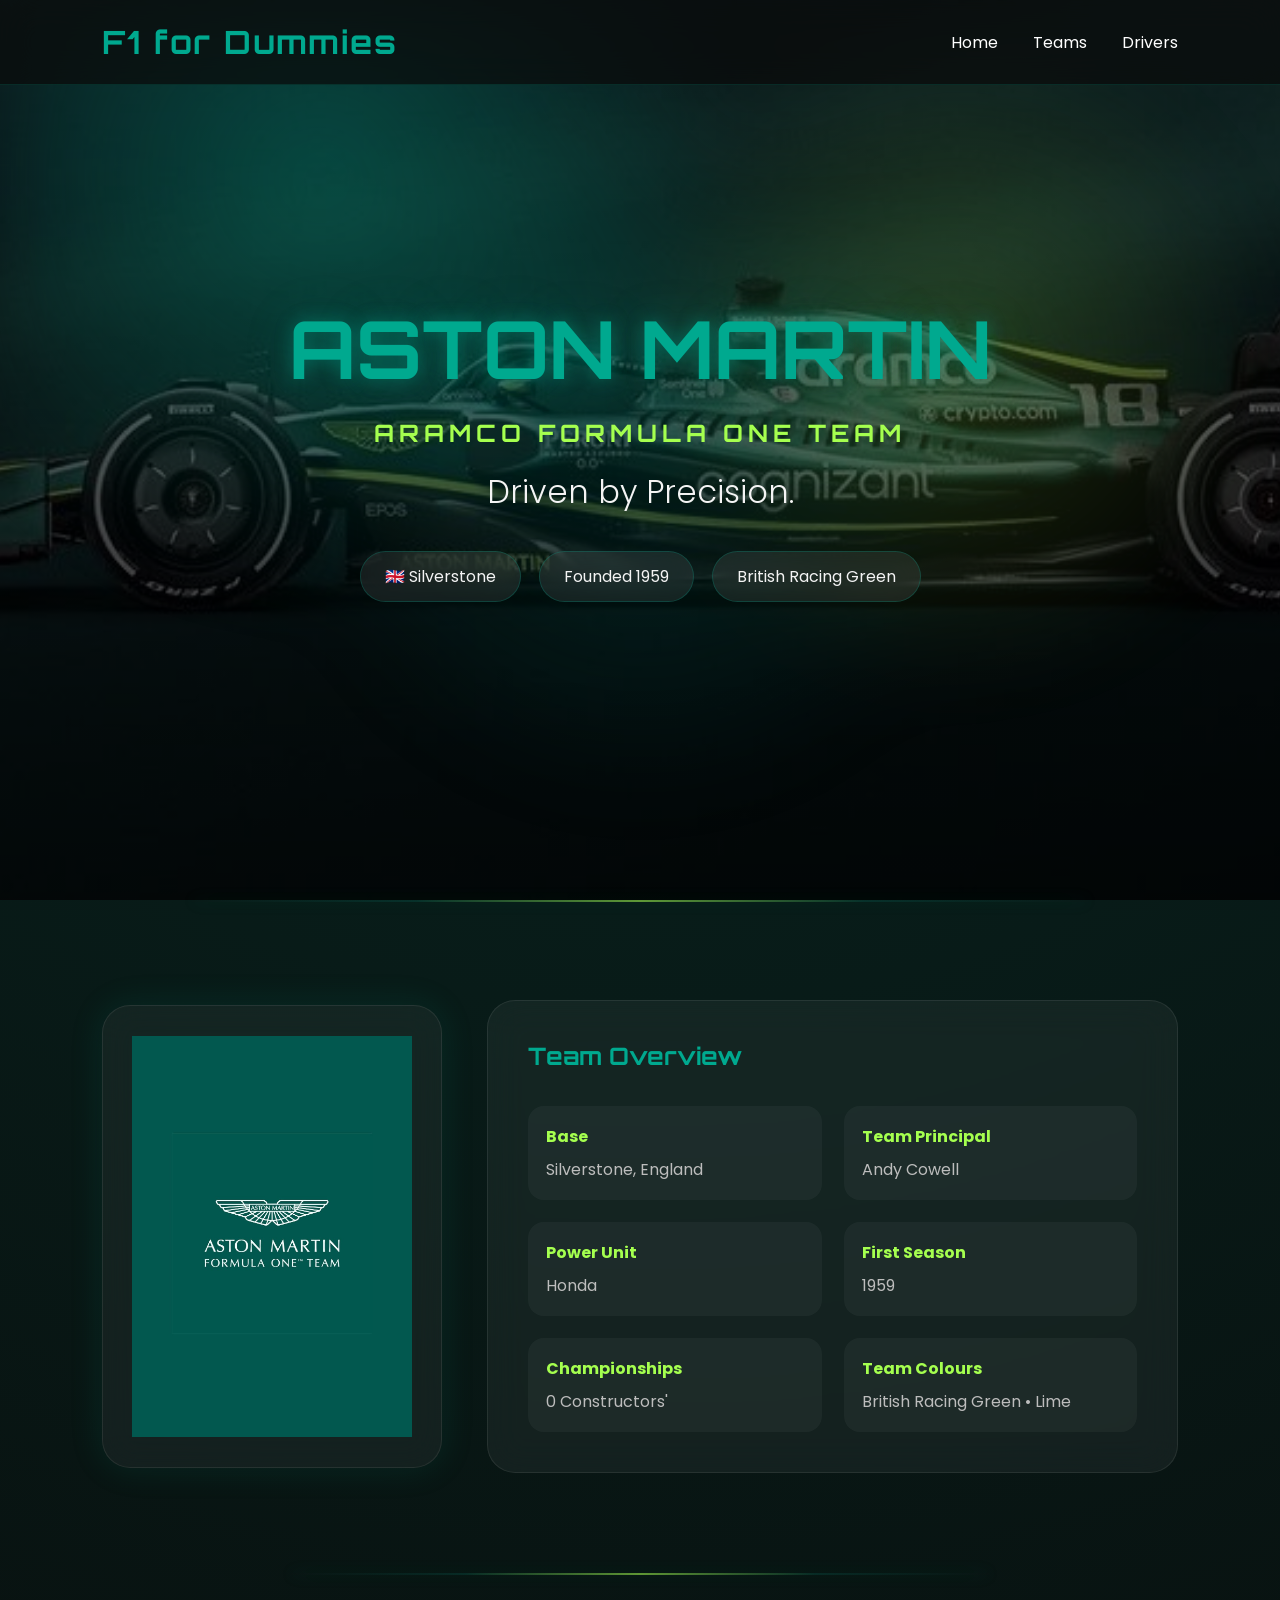
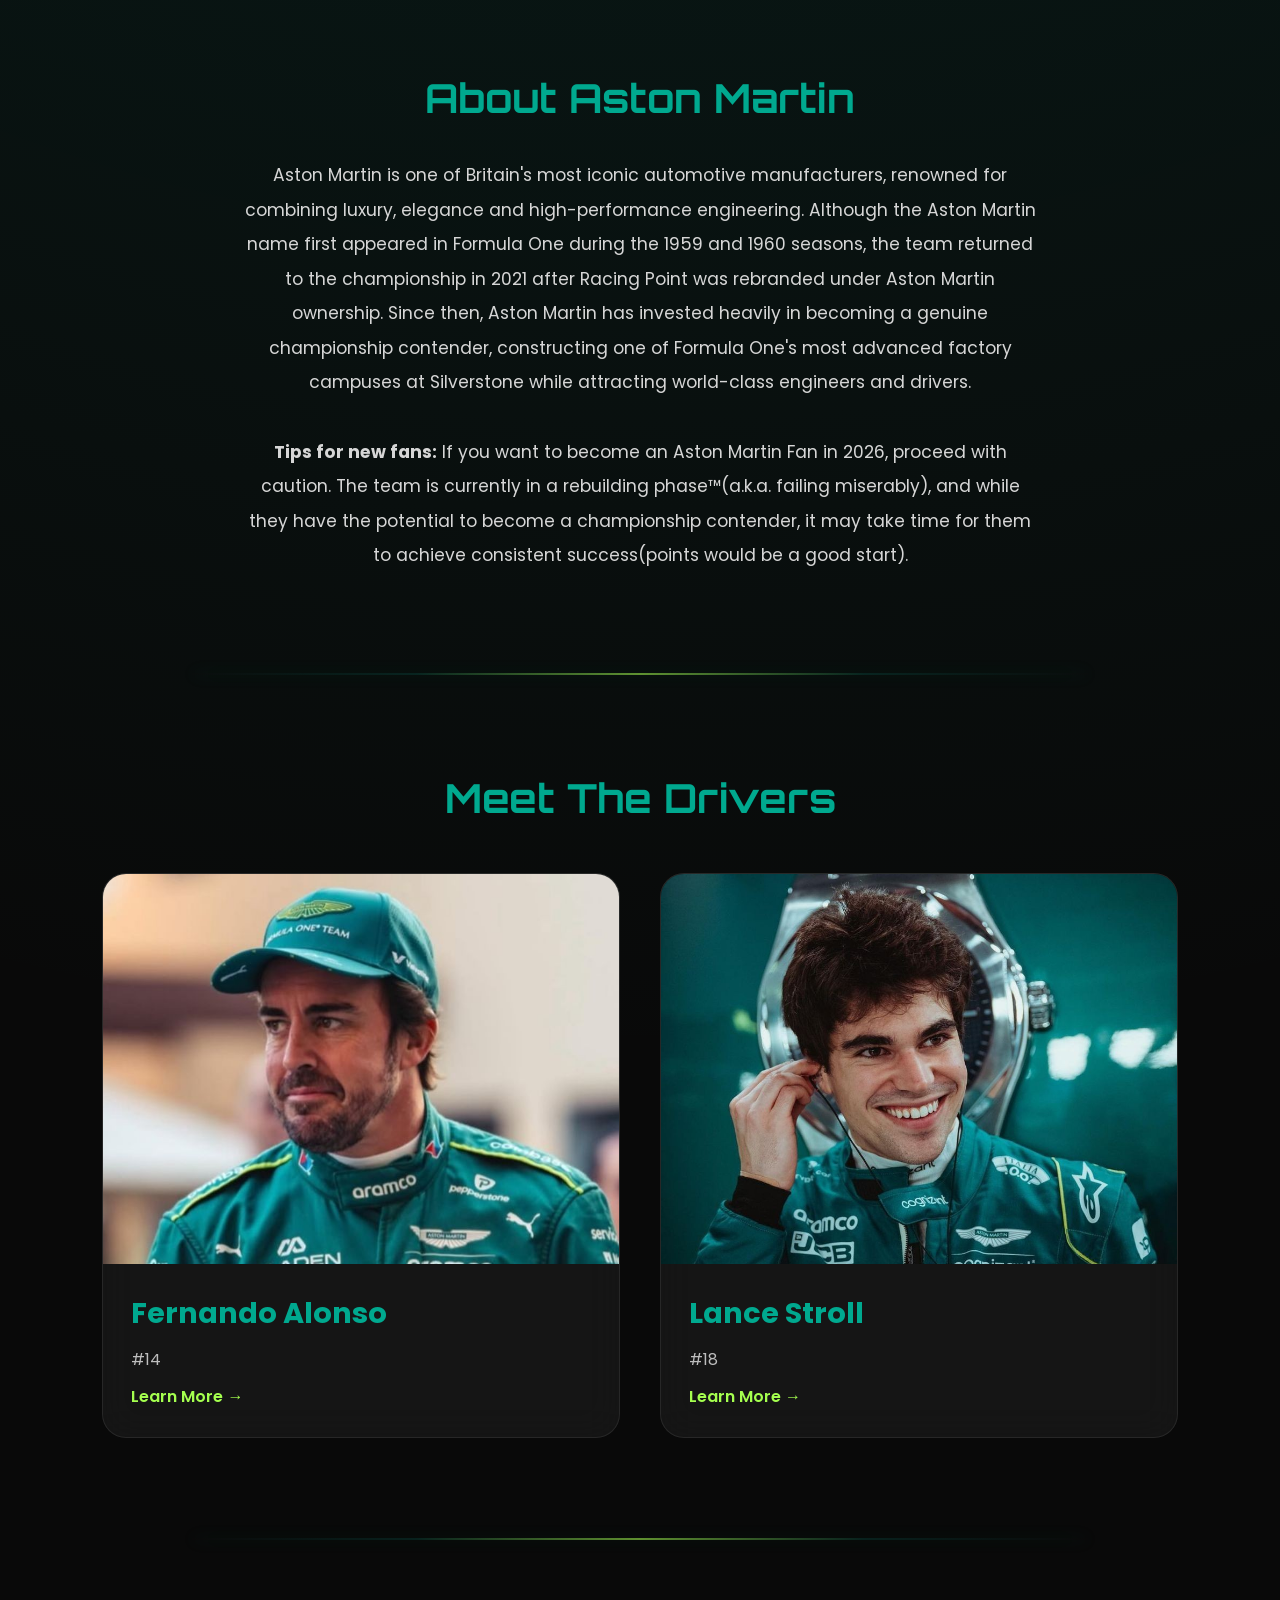
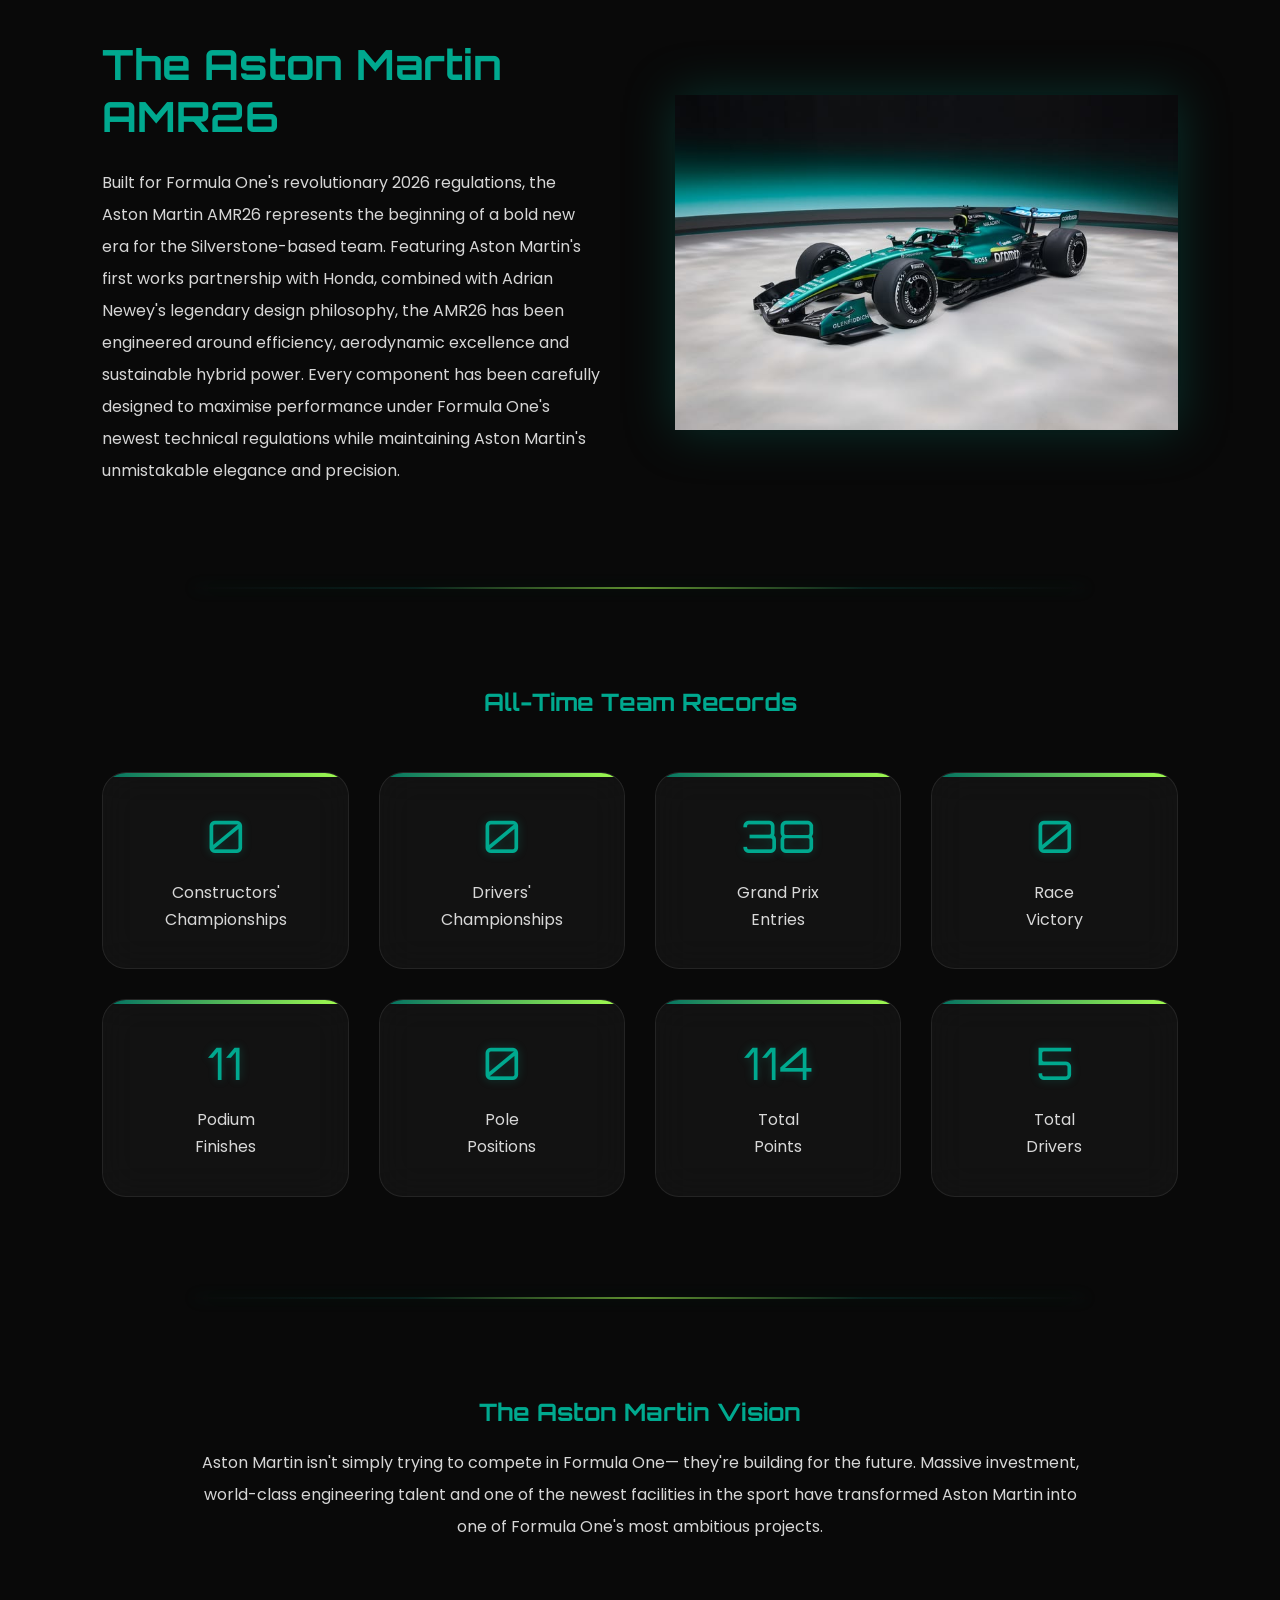
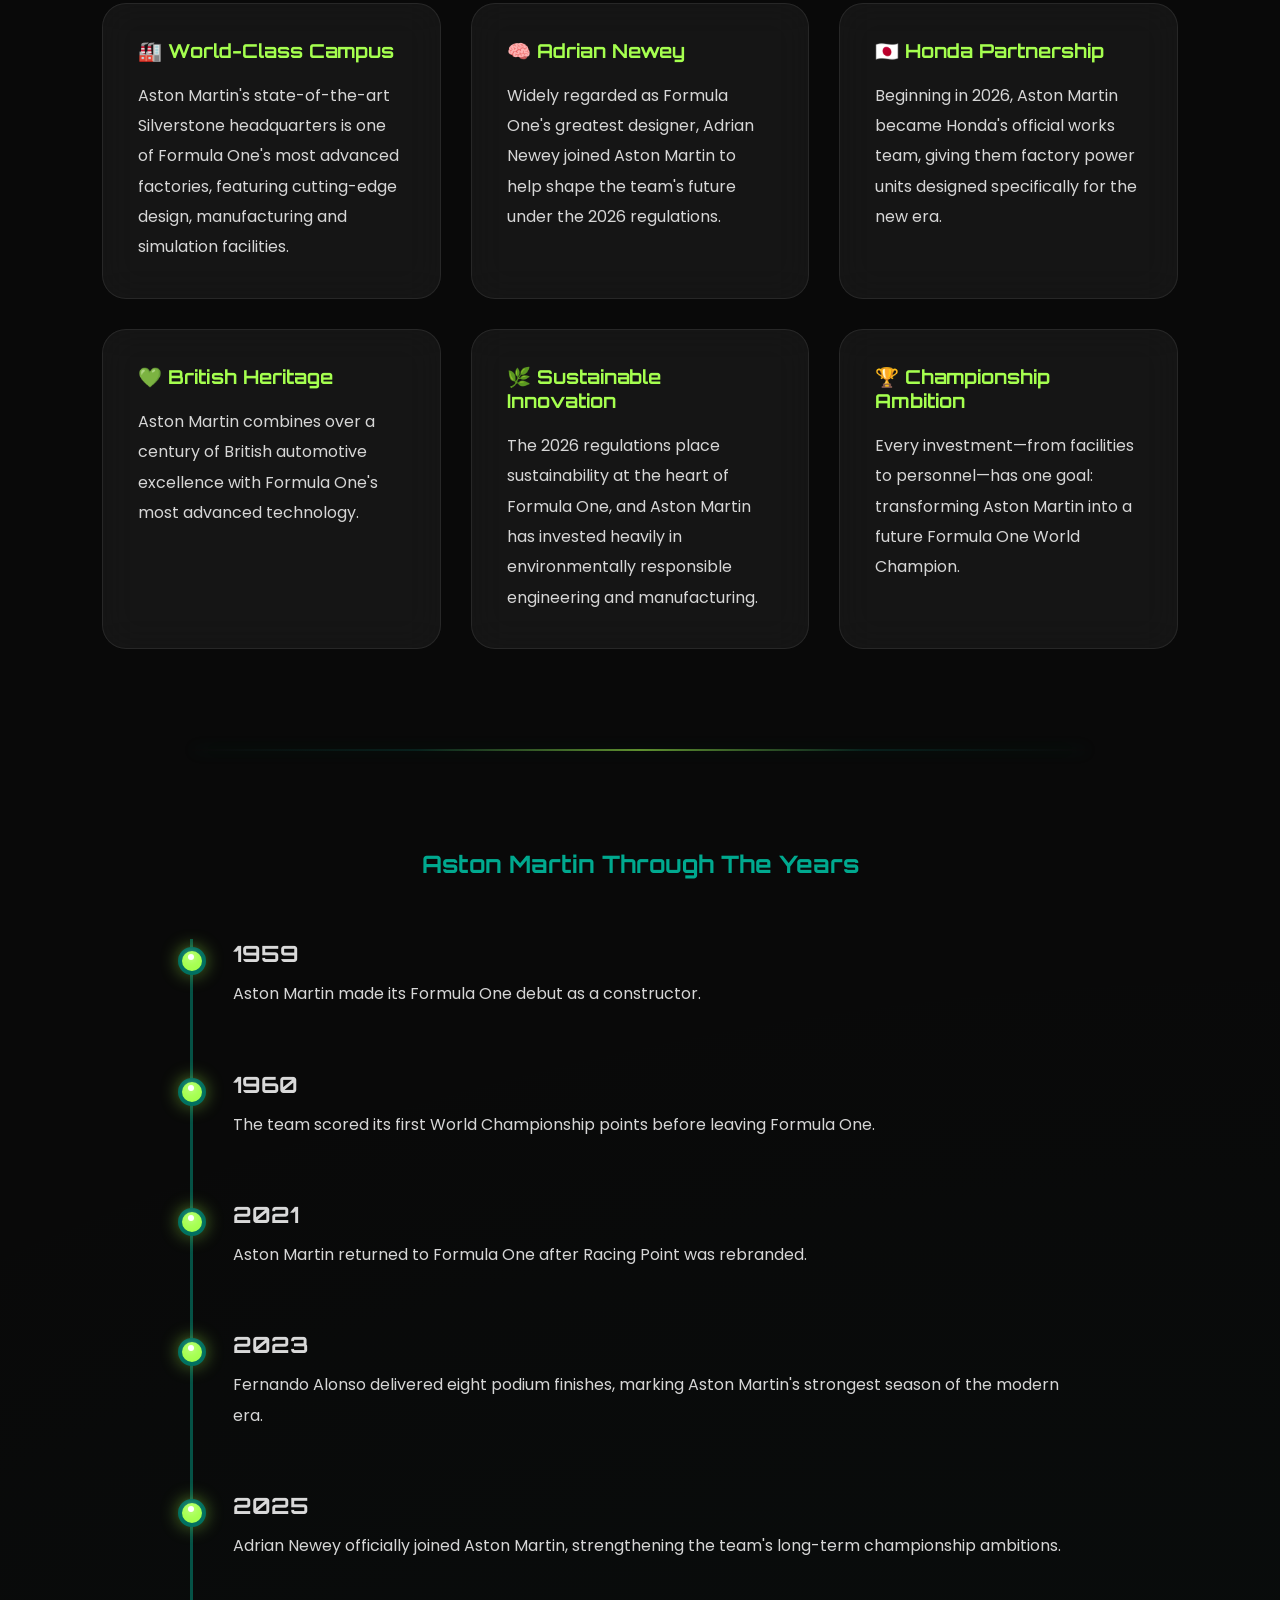
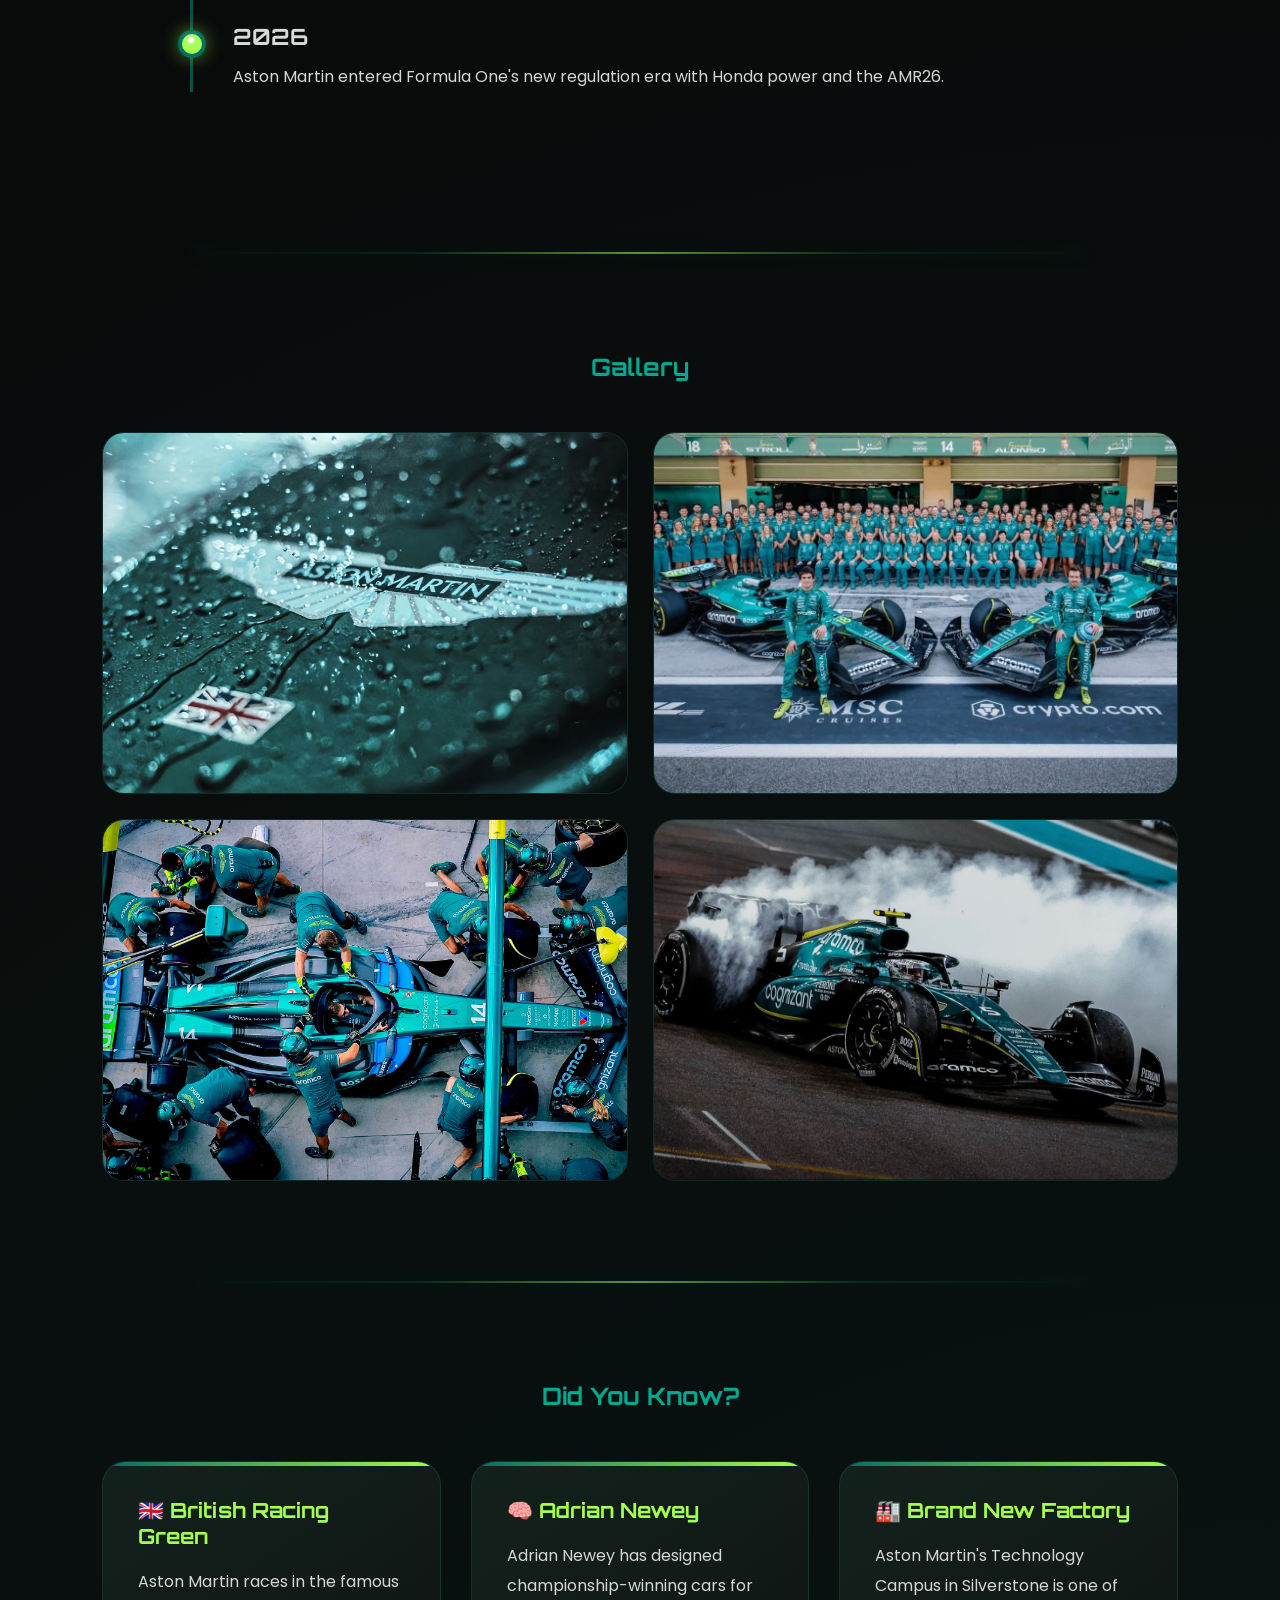
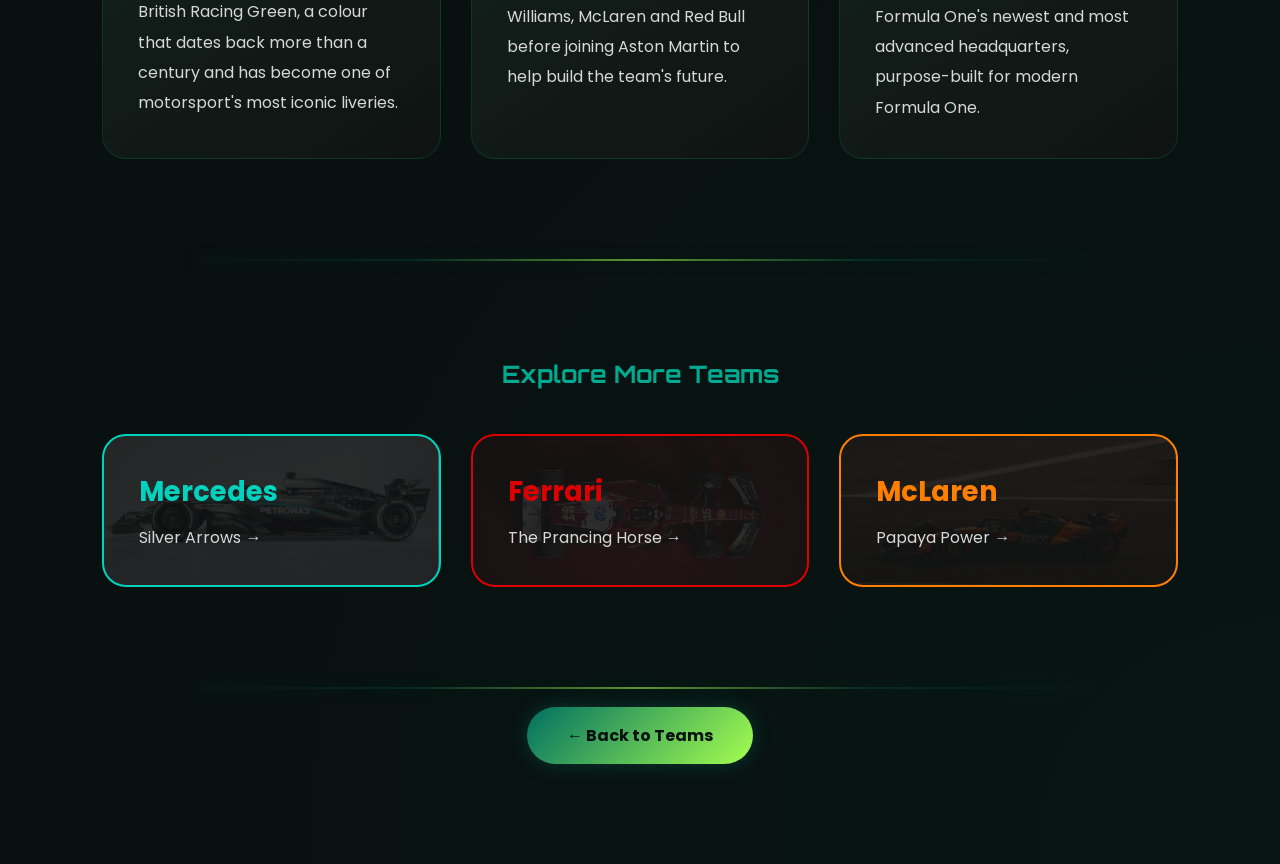
<file: teams/astonmartin.html>
<!DOCTYPE html>
<html lang="en">

<head>

     <meta charset="UTF-8">
     <meta name="viewport" content="width=device-width, initial-scale=1.0">

     <title>Aston Martin Aramco Formula One Team | F1 for Dummies</title>

     <link rel="stylesheet" href="css/astonmartin.css">

     <link rel="preconnect" href="https://fonts.googleapis.com">

     <link rel="preconnect" href="https://fonts.gstatic.com" crossorigin>

     <link href="https://fonts.googleapis.com/css2?family=Orbitron:wght@400;600;700&family=Poppins:wght@300;400;500;600&display=swap"
          rel="stylesheet">

</head>

<body>

     <!-- ================= NAVBAR ================= -->

     <nav>

          <div class="logo">

               F1 for Dummies

          </div>

          <ul>

               <li><a href="../index.html">Home</a></li>

               <li><a href="teams.html">Teams</a></li>

               <li><a href="../drivers/drivers.html">Drivers</a></li>

          </ul>

     </nav>

     <!-- ================= HERO ================= -->

     <section class="hero">

          <div class="aurora"></div>

          <div class="hero-content">

               <h1>

                    ASTON MARTIN

               </h1>

               <h2 class="team-small">

                    Aramco Formula One Team

               </h2>

               <h3>

                    Driven by Precision.

               </h3>

               <div class="hero-tags">

                    <span>🇬🇧 Silverstone</span>

                    <span>Founded 1959</span>

                    <span>British Racing Green</span>

               </div>

          </div>

     </section>

     <!-- ================= OVERVIEW ================= -->

     <section class="overview">

          <div class="logo-card">

               <img src="../../images/astonmartin/logo.png" alt="Aston Martin Logo">

          </div>

          <div class="info-card">

               <h2>Team Overview</h2>

               <div class="info-grid">

                    <div>

                         <h4>Base</h4>

                         <p>Silverstone, England</p>

                    </div>

                    <div>

                         <h4>Team Principal</h4>

                         <p>Andy Cowell</p>

                    </div>

                    <div>

                         <h4>Power Unit</h4>

                         <p>Honda</p>

                    </div>

                    <div>

                         <h4>First Season</h4>

                         <p>1959</p>

                    </div>

                    <div>

                         <h4>Championships</h4>

                         <p>0 Constructors'</p>

                    </div>

                    <div>

                         <h4>Team Colours</h4>

                         <p>British Racing Green • Lime</p>

                    </div>

               </div>

          </div>

     </section>

     <!-- ================= ABOUT ================= -->

     <section class="about-team">

          <h2>About Aston Martin</h2>

          <p>

               Aston Martin is one of Britain's most iconic automotive manufacturers,
               renowned for combining luxury, elegance and high-performance engineering.

               Although the Aston Martin name first appeared in Formula One during the
               1959 and 1960 seasons, the team returned to the championship in 2021
               after Racing Point was rebranded under Aston Martin ownership.

               Since then, Aston Martin has invested heavily in becoming a genuine
               championship contender, constructing one of Formula One's most advanced
               factory campuses at Silverstone while attracting world-class engineers
               and drivers.

               <br><br>

               <strong> Tips for new fans:</strong> If you want to become an Aston Martin Fan in 2026, proceed with caution.
               The team is currently in a rebuilding phase&trade;(a.k.a. failing miserably), 
               and while they have the potential to become a championship contender, 
               it may take time for them to achieve consistent success(points would be a good start).

          </p>

     </section>

     <!-- ================= DRIVERS ================= -->

     <section class="drivers">

          <h2>Meet The Drivers</h2>

          <div class="driver-grid">

               <a href="../drivers/fernando-alonso.html" class="driver-card">

                    <div class="driver-image">

                         <img src="../../images/astonmartin/alonso.jpg" alt="Fernando Alonso">

                    </div>

                    <div class="driver-content">

                         <h3>Fernando Alonso</h3>

                         <p>#14</p>

                         <span>Learn More →</span>

                    </div>

               </a>

               <a href="../drivers/lance-stroll.html" class="driver-card">

                    <div class="driver-image">

                         <img src="../../images/astonmartin/stroll.jpg" alt="Lance Stroll">

                    </div>

                    <div class="driver-content">

                         <h3>Lance Stroll</h3>

                         <p>#18</p>

                         <span>Learn More →</span>

                    </div>

               </a>

          </div>

     </section>

     <!-- ================= AMR26 ================= -->

     <section class="car-section">

          <div class="car-text">

               <h2>The Aston Martin AMR26</h2>

               <p>

                    Built for Formula One's revolutionary 2026 regulations, the Aston Martin
                    AMR26 represents the beginning of a bold new era for the Silverstone-based team.
                    Featuring Aston Martin's first works partnership with Honda, combined with
                    Adrian Newey's legendary design philosophy, the AMR26 has been engineered
                    around efficiency, aerodynamic excellence and sustainable hybrid power.
                    Every component has been carefully designed to maximise performance under
                    Formula One's newest technical regulations while maintaining Aston Martin's
                    unmistakable elegance and precision.

               </p>

          </div>

          <div class="car-image">

               <img src="../../images/astonmartin/amr26.png" alt="Aston Martin AMR26">

          </div>

     </section>

     <!-- ================= TEAM RECORDS ================= -->

     <section class="records">

          <h2>All-Time Team Records</h2>

          <div class="record-grid">

               <div class="record-card">

                    <span class="counter" data-target="0">0</span>

                    <p>Constructors'<br>Championships</p>

               </div>

               <div class="record-card">

                    <span class="counter" data-target="0">0</span>

                    <p>Drivers'<br>Championships</p>

               </div>

               <div class="record-card">

                    <span class="counter" data-target="128">0</span>

                    <p>Grand Prix<br>Entries</p>

               </div>

               <div class="record-card">

                    <span class="counter" data-target="0">0</span>

                    <p>Race<br>Victory</p>

               </div>

               <div class="record-card">

                    <span class="counter" data-target="11">0</span>

                    <p>Podium<br>Finishes</p>

               </div>

               <div class="record-card">

                    <span class="counter" data-target="0">0</span>

                    <p>Pole<br>Positions</p>

               </div>

               <div class="record-card">

                    <span class="counter" data-target="606">0</span>

                    <p>Total<br>Points</p>

               </div>

               <div class="record-card">

                    <span class="counter" data-target="5">0</span>

                    <p>Total<br>Drivers</p>

               </div>

          </div>

     </section>

     <!-- ================= ASTON MARTIN VISION ================= -->

     <section class="vision">

          <h2>The Aston Martin Vision</h2>

          <p class="vision-intro">

               Aston Martin isn't simply trying to compete in Formula One—
               they're building for the future. Massive investment,
               world-class engineering talent and one of the newest facilities
               in the sport have transformed Aston Martin into one of Formula One's
               most ambitious projects.

          </p>

          <div class="vision-grid">

               <div class="vision-card">

                    <h3>🏭 World-Class Campus</h3>

                    <p>

                         Aston Martin's state-of-the-art Silverstone headquarters is one of
                         Formula One's most advanced factories, featuring cutting-edge design,
                         manufacturing and simulation facilities.

                    </p>

               </div>

               <div class="vision-card">

                    <h3>🧠 Adrian Newey</h3>

                    <p>

                         Widely regarded as Formula One's greatest designer, Adrian Newey
                         joined Aston Martin to help shape the team's future under the
                         2026 regulations.

                    </p>

               </div>

               <div class="vision-card">

                    <h3>🇯🇵 Honda Partnership</h3>

                    <p>

                         Beginning in 2026, Aston Martin became Honda's official works team,
                         giving them factory power units designed specifically for the new era.

                    </p>

               </div>

               <div class="vision-card">

                    <h3>💚 British Heritage</h3>

                    <p>

                         Aston Martin combines over a century of British automotive excellence
                         with Formula One's most advanced technology.

                    </p>

               </div>

               <div class="vision-card">

                    <h3>🌿 Sustainable Innovation</h3>

                    <p>

                         The 2026 regulations place sustainability at the heart of Formula One,
                         and Aston Martin has invested heavily in environmentally responsible
                         engineering and manufacturing.

                    </p>

               </div>

               <div class="vision-card">

                    <h3>🏆 Championship Ambition</h3>

                    <p>

                         Every investment—from facilities to personnel—has one goal:
                         transforming Aston Martin into a future Formula One World Champion.

                    </p>

               </div>

          </div>

     </section>

     <!-- ================= TIMELINE ================= -->

     <section class="timeline">

          <h2>Aston Martin Through The Years</h2>

          <div class="timeline-container">

               <div class="timeline-item">

                    <h3>1959</h3>

                    <p>

                         Aston Martin made its Formula One debut as a constructor.

                    </p>

               </div>

               <div class="timeline-item">

                    <h3>1960</h3>

                    <p>

                         The team scored its first World Championship points before leaving Formula One.

                    </p>

               </div>

               <div class="timeline-item">

                    <h3>2021</h3>

                    <p>

                         Aston Martin returned to Formula One after Racing Point was rebranded.

                    </p>

               </div>

               <div class="timeline-item">

                    <h3>2023</h3>

                    <p>

                         Fernando Alonso delivered eight podium finishes,
                         marking Aston Martin's strongest season of the modern era.

                    </p>

               </div>

               <div class="timeline-item">

                    <h3>2025</h3>

                    <p>

                         Adrian Newey officially joined Aston Martin,
                         strengthening the team's long-term championship ambitions.

                    </p>

               </div>

               <div class="timeline-item">

                    <h3>2026</h3>

                    <p>

                         Aston Martin entered Formula One's new regulation era
                         with Honda power and the AMR26.

                    </p>

               </div>

          </div>

     </section>

     <!-- ================= GALLERY ================= -->

     <section class="gallery">

          <h2>Gallery</h2>

          <div class="gallery-grid">

               <div class="gallery-item">
                    <img src="../../images/astonmartin/gallery1.jpg" alt="AMR26">
               </div>

               <div class="gallery-item">
                    <img src="../../images/astonmartin/gallery2.jpg" alt="Fernando Alonso">
               </div>

               <div class="gallery-item">
                    <img src="../../images/astonmartin/gallery3.jpg" alt="Aston Martin Garage">
               </div>

               <div class="gallery-item">
                    <img src="../../images/astonmartin/gallery4.jpg" alt="Silverstone Factory">
               </div>

          </div>

     </section>

     <!-- ================= DID YOU KNOW ================= -->

     <section class="facts">

          <h2>Did You Know?</h2>

          <div class="fact-grid">

               <div class="fact-card">

                    <h3>🇬🇧 British Racing Green</h3>

                    <p>

                         Aston Martin races in the famous British Racing Green,
                         a colour that dates back more than a century and has become
                         one of motorsport's most iconic liveries.

                    </p>

               </div>

               <div class="fact-card">

                    <h3>🧠 Adrian Newey</h3>

                    <p>

                         Adrian Newey has designed championship-winning cars for
                         Williams, McLaren and Red Bull before joining Aston Martin
                         to help build the team's future.

                    </p>

               </div>

               <div class="fact-card">

                    <h3>🏭 Brand New Factory</h3>

                    <p>

                         Aston Martin's Technology Campus in Silverstone is one of
                         Formula One's newest and most advanced headquarters,
                         purpose-built for modern Formula One.

                    </p>

               </div>

          </div>

     </section>

     <!-- ================= RELATED TEAMS ================= -->

     <section class="related">

          <h2>Explore More Teams</h2>

          <div class="related-grid">

               <a href="mercedes.html" class="related-card mercedes-card">

                    <h3>Mercedes</h3>

                    <p>Silver Arrows →</p>

               </a>

               <a href="ferrari.html" class="related-card ferrari-card">

                    <h3>Ferrari</h3>

                    <p>The Prancing Horse →</p>

               </a>

               <a href="mclaren.html" class="related-card mclaren-card">

                    <h3>McLaren</h3>

                    <p>Papaya Power →</p>

               </a>

          </div>

     </section>

     <!-- ================= BACK BUTTON ================= -->

     <section class="back-section">

          <a href="teams.html" class="back-btn">

               ← Back to Teams

          </a>

     </section>

     <script src="js/team.js"></script>

</body>

</html>
</file>
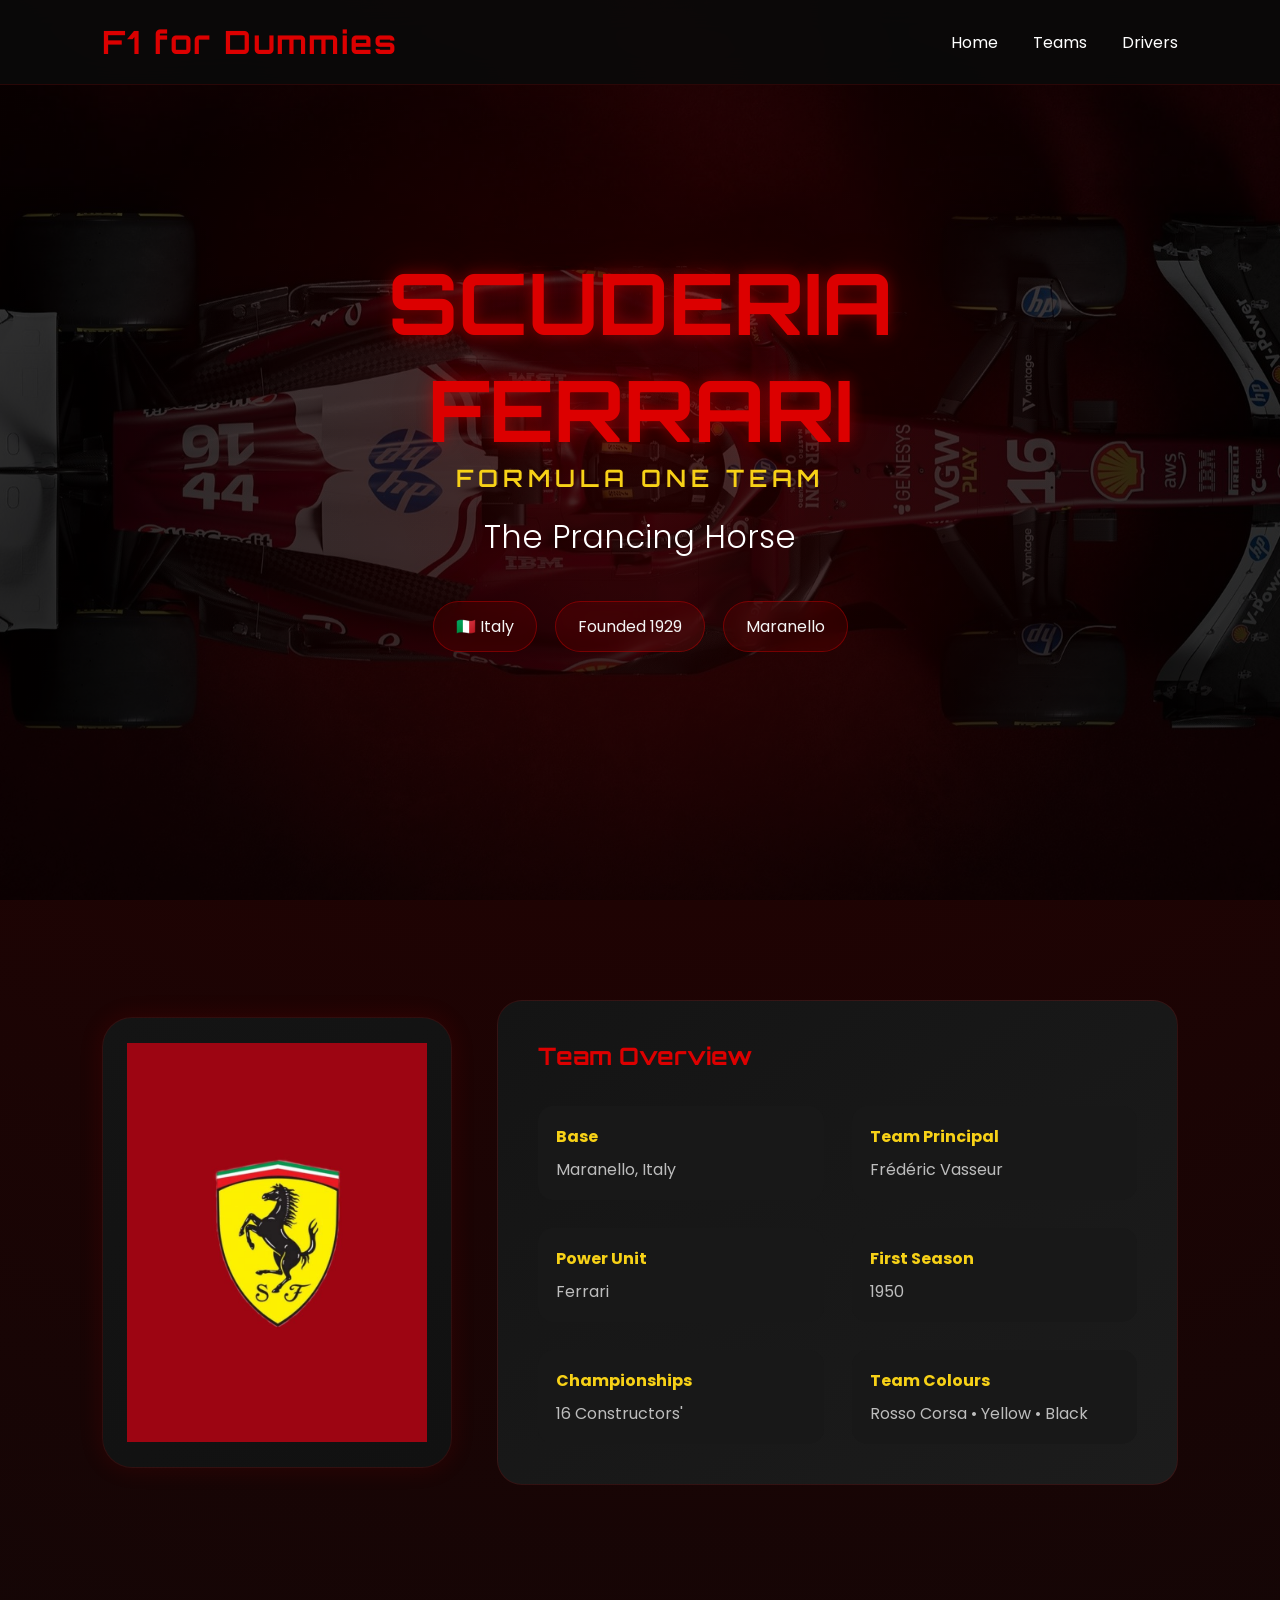
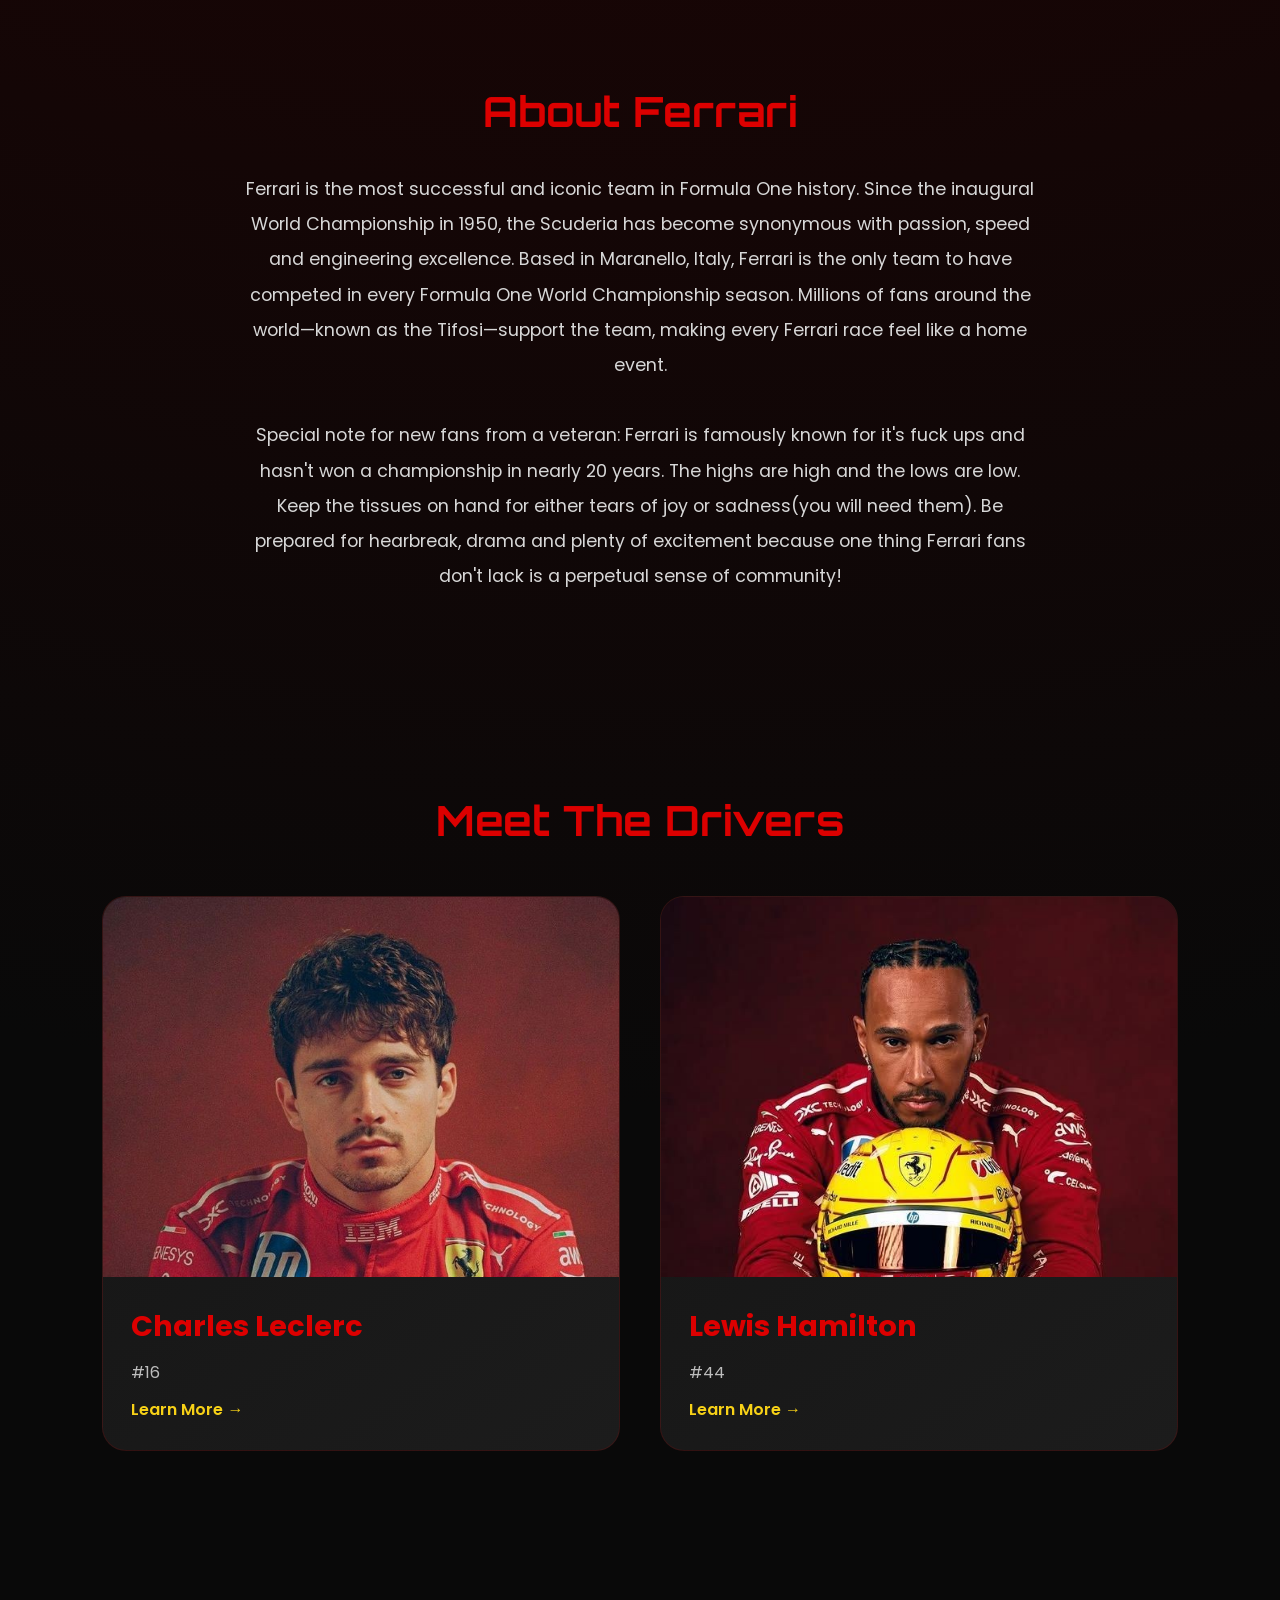
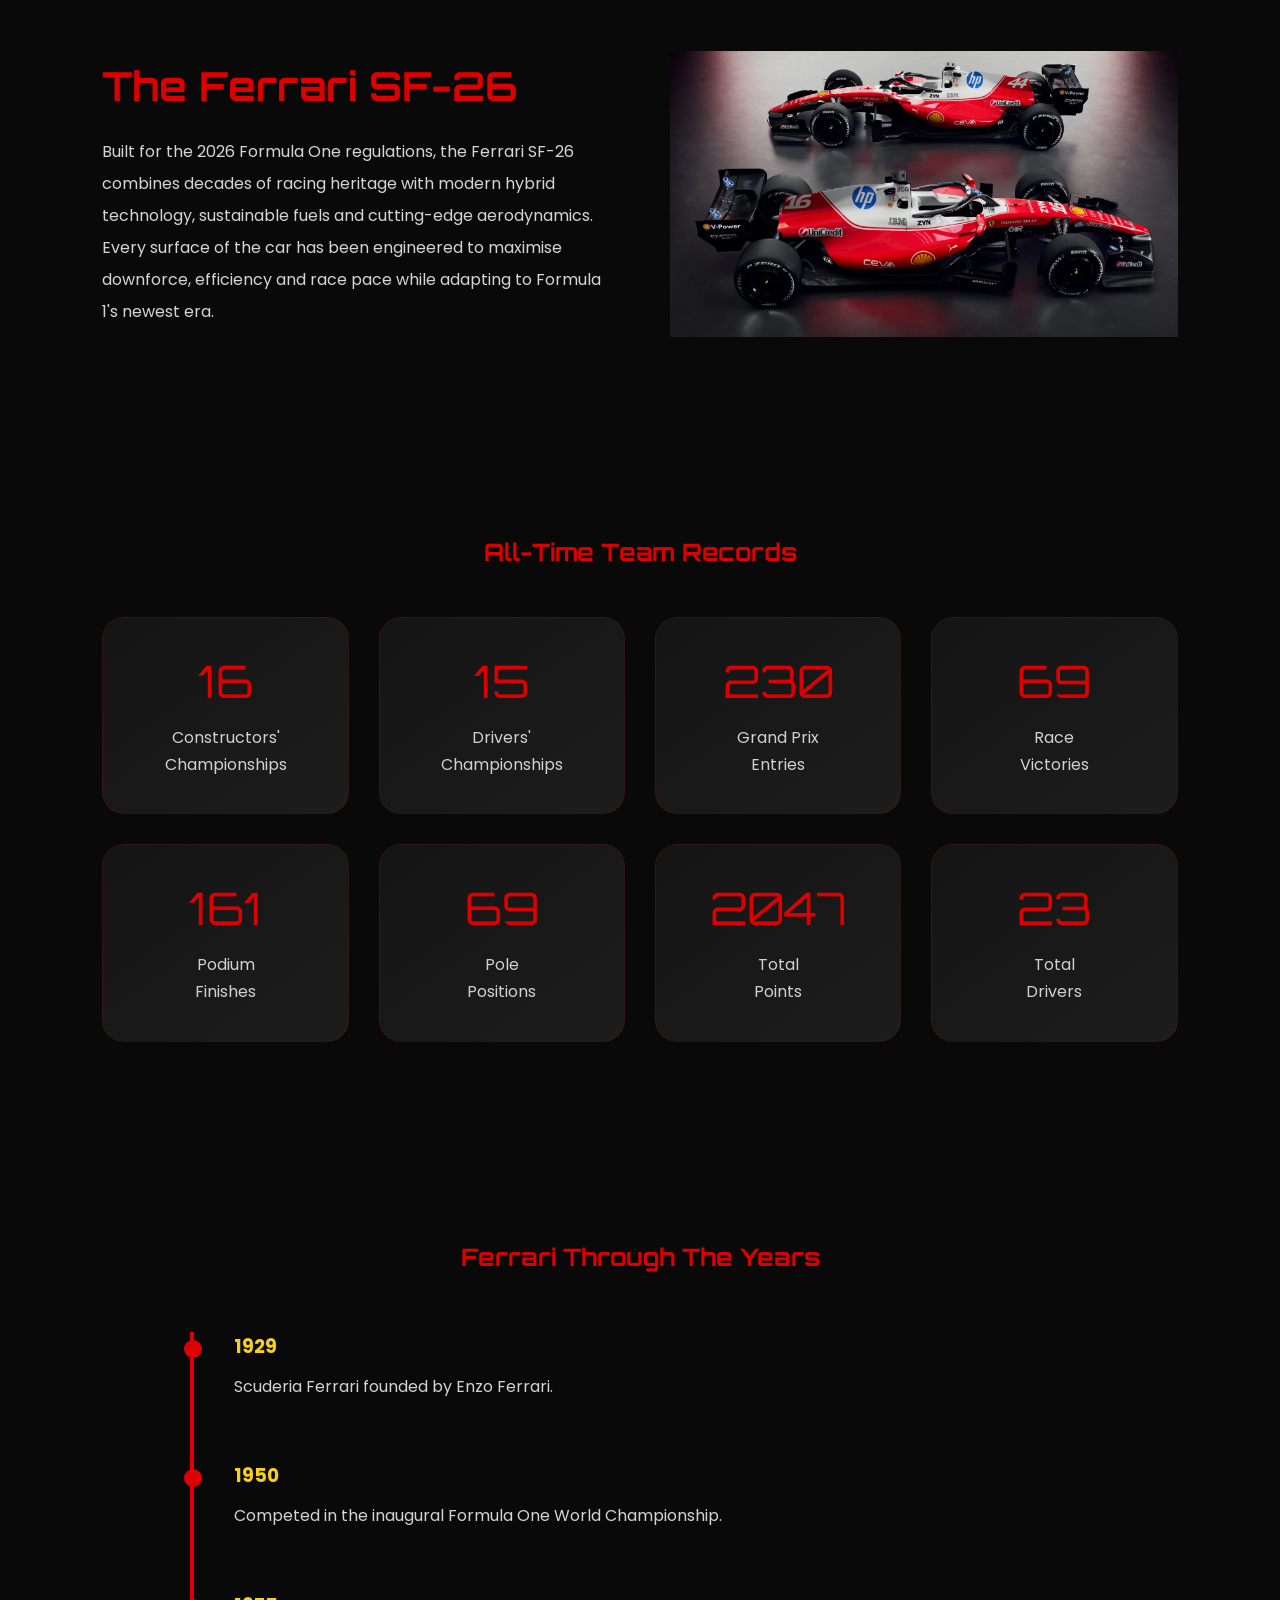
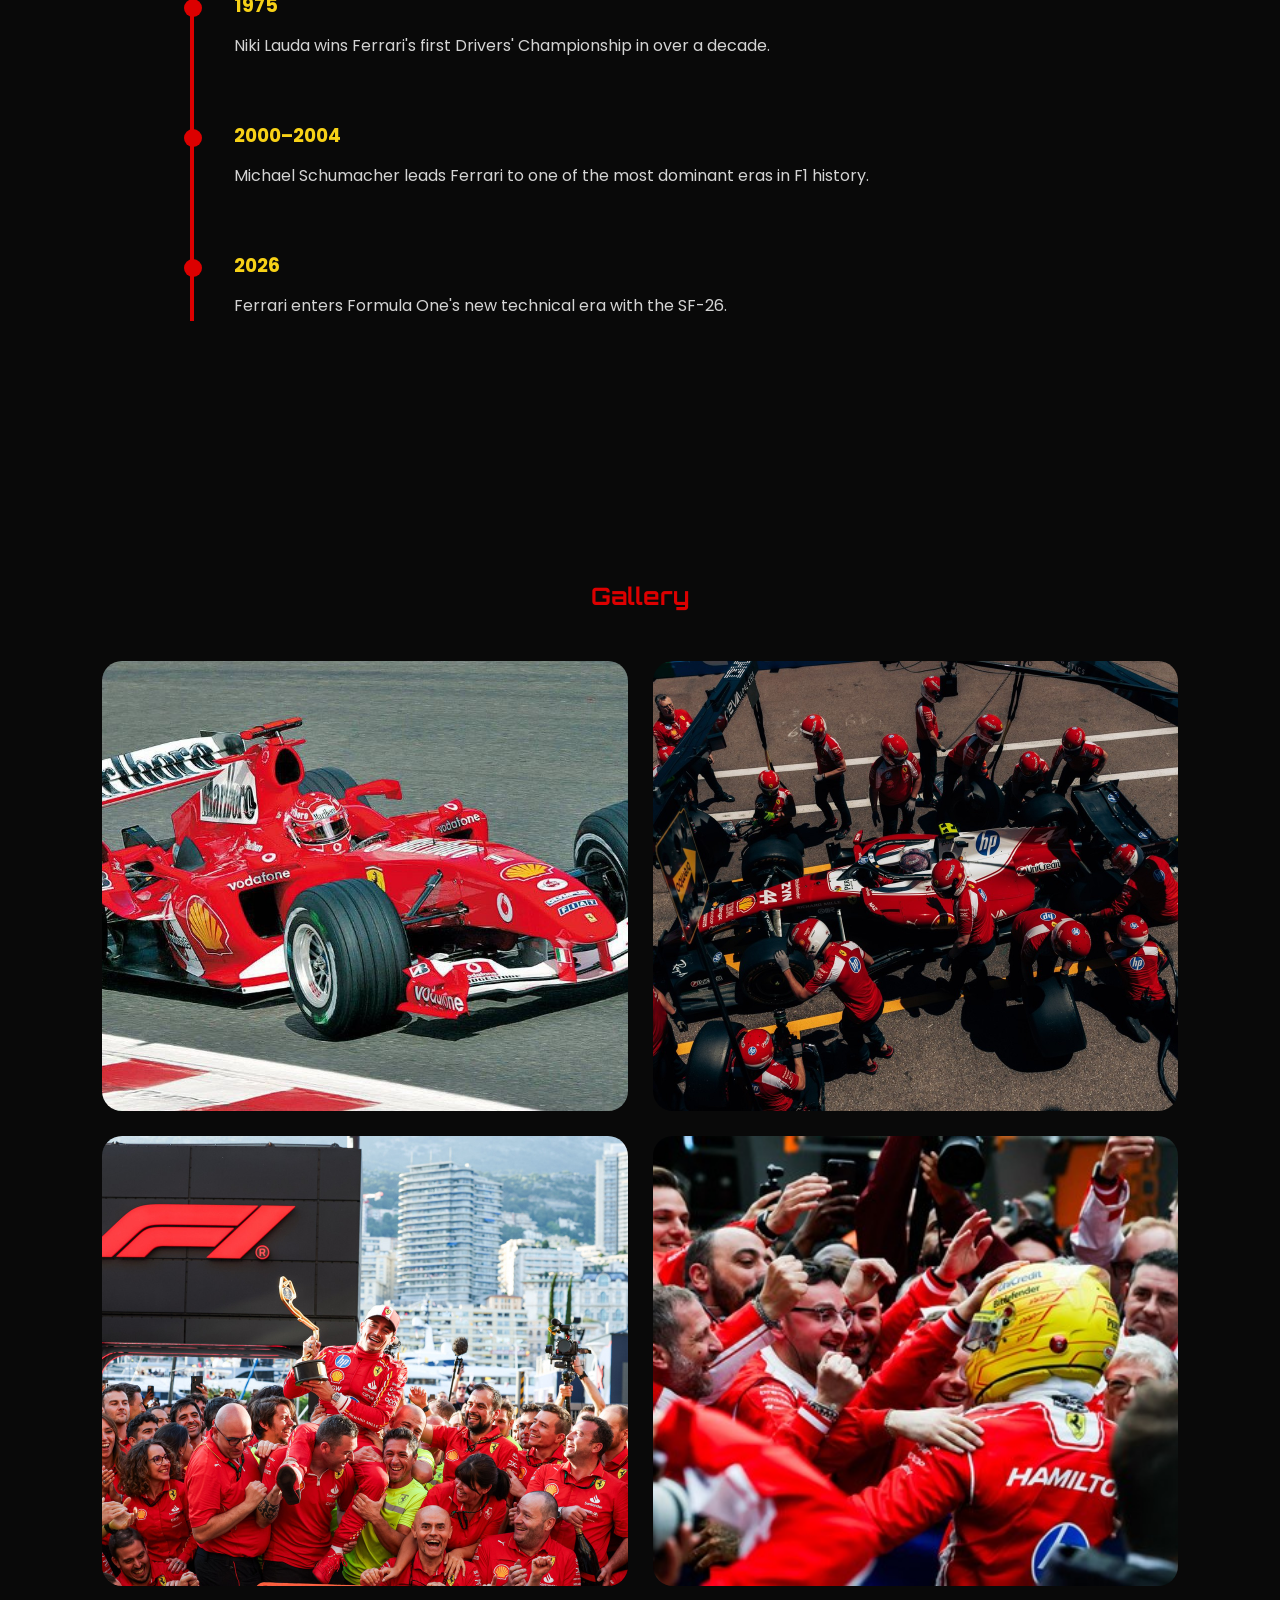
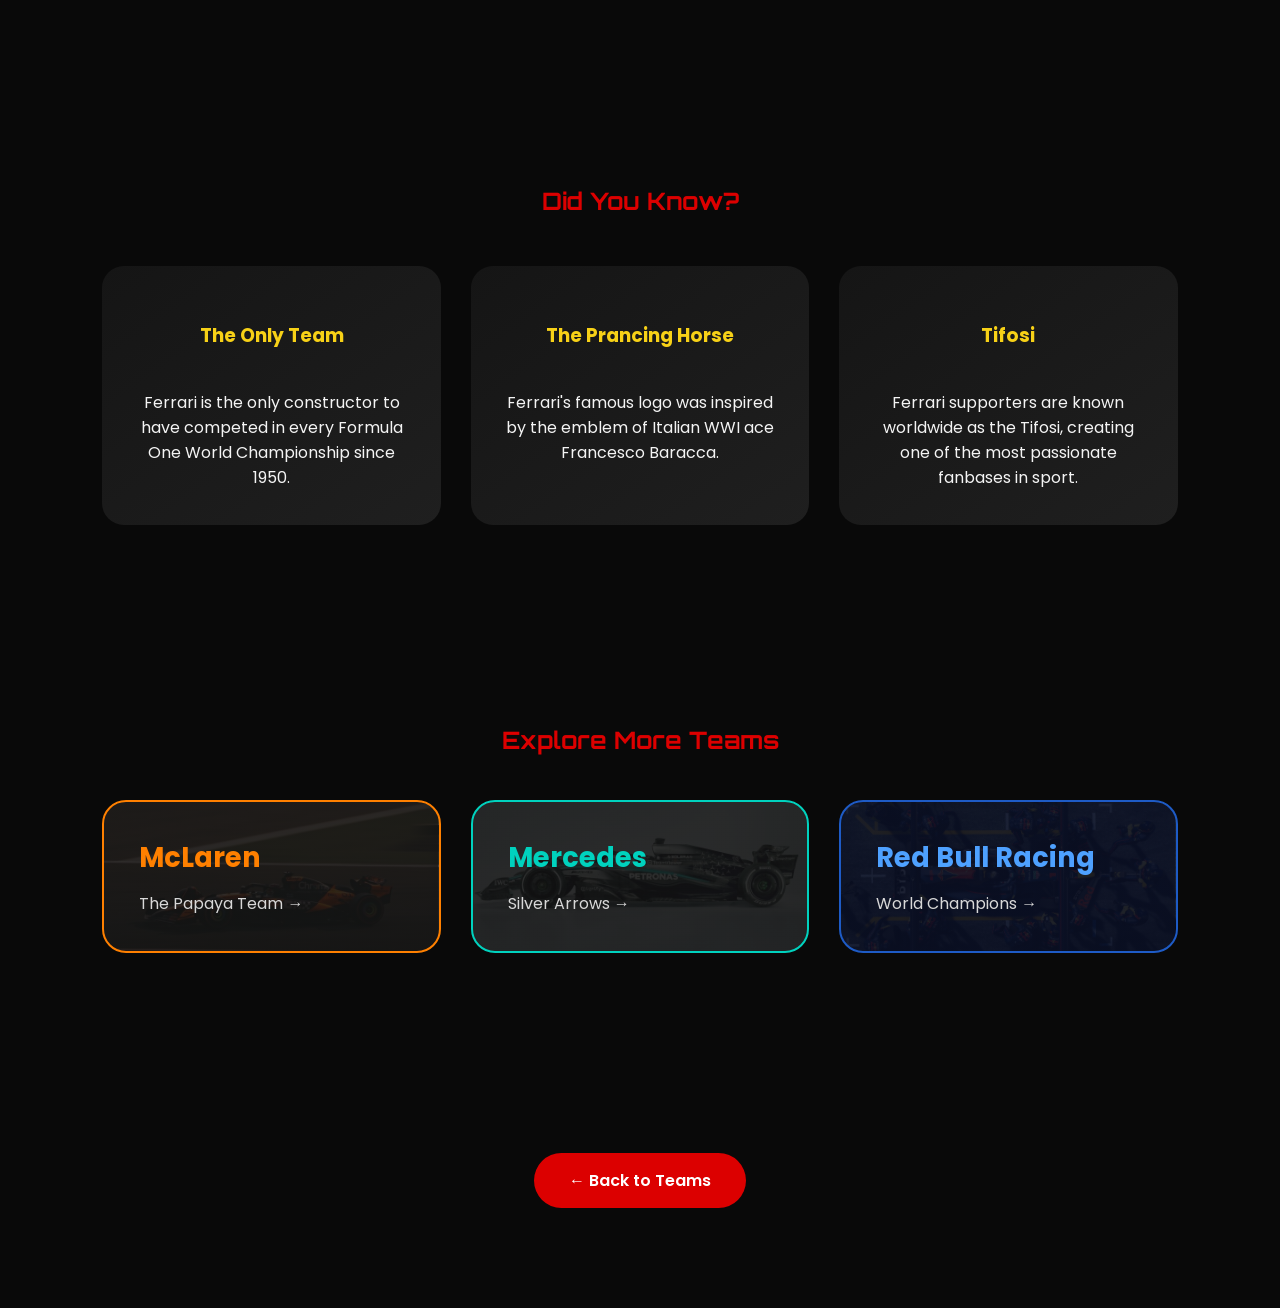
<file: teams/ferrari.html>
<!DOCTYPE html>
<html lang="en">

<head>

     <meta charset="UTF-8">
     <meta name="viewport" content="width=device-width, initial-scale=1.0">

     <title>Scuderia Ferrari | F1 for Dummies</title>

     <link rel="stylesheet" href="css/ferrari.css">

     <link rel="preconnect" href="https://fonts.googleapis.com">

     <link rel="preconnect" href="https://fonts.gstatic.com" crossorigin>

     <link href="https://fonts.googleapis.com/css2?family=Orbitron:wght@400;600;700&family=Poppins:wght@300;400;500;600&display=swap"
          rel="stylesheet">

</head>

<body>

     <!-- ================= NAVBAR ================= -->

     <nav>

          <div class="logo">
               F1 for Dummies
          </div>

          <ul>

               <li><a href="../index.html">Home</a></li>

               <li><a href="teams.html">Teams</a></li>

               <li><a href="../drivers/drivers.html">Drivers</a></li>

          </ul>

     </nav>

     <!-- ================= HERO ================= -->

     <section class="hero">

          <div class="overlay"></div>

          <div class="hero-content">


               <h1>
                    SCUDERIA FERRARI
               </h1>

               <h2 class="team-small">
                    Formula One Team
               </h2>

               <h3>
                    The Prancing Horse
               </h3>

               <div class="hero-tags">

                    <span>🇮🇹 Italy</span>

                    <span>Founded 1929</span>

                    <span>Maranello</span>

               </div>

          </div>

     </section>

     <!-- ================= QUICK FACTS ================= -->

     <section class="overview">

          <div class="logo-card">

               <img src="../images/ferrari/logo.png" alt="Ferrari Logo">

          </div>

          <div class="info-card">

               <h2>Team Overview</h2>

               <div class="info-grid">

                    <div>
                         <h4>Base</h4>
                         <p>Maranello, Italy</p>
                    </div>

                    <div>
                         <h4>Team Principal</h4>
                         <p>Frédéric Vasseur</p>
                    </div>

                    <div>
                         <h4>Power Unit</h4>
                         <p>Ferrari</p>
                    </div>

                    <div>
                         <h4>First Season</h4>
                         <p>1950</p>
                    </div>

                    <div>
                         <h4>Championships</h4>
                         <p>16 Constructors'</p>
                    </div>

                    <div>
                         <h4>Team Colours</h4>
                         <p>Rosso Corsa • Yellow • Black</p>
                    </div>

               </div>

          </div>

     </section>

     <!-- ================= ABOUT ================= -->

     <section class="about-team">

          <h2>About Ferrari</h2>

          <p>

               Ferrari is the most successful and iconic team in Formula One history.

               Since the inaugural World Championship in 1950, the Scuderia has become
               synonymous with passion, speed and engineering excellence.

               Based in Maranello, Italy, Ferrari is the only team to have competed in
               every Formula One World Championship season.

               Millions of fans around the world—known as the Tifosi—support the team,
               making every Ferrari race feel like a home event. <br><br>

               Special note for new fans from a veteran: Ferrari is famously known for it's fuck ups and hasn't won a
               championship in nearly 20 years.
               The highs are high and the lows are low. Keep the tissues on hand for either tears of joy or sadness(you
               will need them).
               Be prepared for hearbreak, drama and plenty of excitement because one thing Ferrari fans don't lack is a
               perpetual sense of community!

          </p>

     </section>

     <!-- ================= DRIVERS ================= -->

     <section class="drivers">

          <h2>Meet The Drivers</h2>

          <div class="driver-grid">

               <a href="../drivers/charles-leclerc.html" class="driver-card">

                    <div class="driver-image">

                         <img src="../../images/ferrari/leclerc.jpg" alt="Charles Leclerc">

                    </div>

                    <div class="driver-content">

                         <h3>Charles Leclerc</h3>

                         <p>#16</p>

                         <span>Learn More →</span>

                    </div>

               </a>

               <a href="../drivers/lewis-hamilton.html" class="driver-card">

                    <div class="driver-image">

                         <img src="../images/ferrari/hamilton.jpg" alt="Lewis Hamilton">

                    </div>

                    <div class="driver-content">

                         <h3>Lewis Hamilton</h3>

                         <p>#44</p>

                         <span>Learn More →</span>

                    </div>

               </a>

          </div>

     </section>

     <!-- ================= THE CAR ================= -->

     <section class="car-section">

          <div class="car-text">

               <h2>The Ferrari SF-26</h2>

               <p>

                    Built for the 2026 Formula One regulations, the Ferrari SF-26
                    combines decades of racing heritage with modern hybrid
                    technology, sustainable fuels and cutting-edge aerodynamics.

                    Every surface of the car has been engineered to maximise
                    downforce, efficiency and race pace while adapting to Formula 1's
                    newest era.

               </p>

          </div>

          <div class="car-image">

               <img src="../../images/ferrari/sf26.png" alt="Ferrari SF-26">

          </div>

     </section>


     <!-- ================= TEAM RECORDS ================= -->

     <section class="records">

          <h2>All-Time Team Records</h2>

          <div class="record-grid">

               <div class="record-card">
                    <span class="counter" data-target="16">0</span>
                    <p>Constructors'<br>Championships</p>
               </div>

               <div class="record-card">
                    <span class="counter" data-target="15">0</span>
                    <p>Drivers'<br>Championships</p>
               </div>

               <div class="record-card">
                    <span class="counter" data-target="1129">0</span>
                    <p>Grand Prix<br>Entries</p>
               </div>

               <div class="record-card">
                    <span class="counter" data-target="249">0</span>
                    <p>Race<br>Victories</p>
               </div>

               <div class="record-card">
                    <span class="counter" data-target="839">0</span>
                    <p>Podium<br>Finishes</p>
               </div>

               <div class="record-card">
                    <span class="counter" data-target="254"> 0</span>
                    <p>Pole<br>Positions</p>
               </div>

               <div class="record-card">
                    <span class="counter" data-target="10588">0</span>
                    <p>Total<br>Points</p>
               </div>

               <div class="record-card">
                    <span class="counter" data-target="116">0</span>
                    <p>Total<br>Drivers</p>
               </div>

          </div>

     </section>

     <!-- ================= TIMELINE ================= -->

     <section class="timeline">

          <h2>Ferrari Through The Years</h2>

          <div class="timeline-container">

               <div class="timeline-item">
                    <h3>1929</h3>
                    <p>Scuderia Ferrari founded by Enzo Ferrari.</p>
               </div>

               <div class="timeline-item">
                    <h3>1950</h3>
                    <p>Competed in the inaugural Formula One World Championship.</p>
               </div>

               <div class="timeline-item">
                    <h3>1975</h3>
                    <p>Niki Lauda wins Ferrari's first Drivers' Championship in over a decade.</p>
               </div>

               <div class="timeline-item">
                    <h3>2000–2004</h3>
                    <p>Michael Schumacher leads Ferrari to one of the most dominant eras in F1 history.</p>
               </div>

               <div class="timeline-item">
                    <h3>2026</h3>
                    <p>Ferrari enters Formula One's new technical era with the SF-26.</p>
               </div>

          </div>

     </section>

     <!-- ================= GALLERY ================= -->

     <section class="gallery">

          <h2>Gallery</h2>

          <div class="gallery-grid">

               <div class="gallery-item">
                    <img src="../images/ferrari/gallery1.jpg" alt="Ferrari Car">
               </div>

               <div class="gallery-item">
                    <img src="../images/ferrari/gallery2.jpg" alt="Ferrari Garage">
               </div>

               <div class="gallery-item">
                    <img src="../images/ferrari/gallery3.jpg" alt="Ferrari Celebration">
               </div>

               <div class="gallery-item">
                    <img src="../images/ferrari/gallery4.jpg" alt="Ferrari Celebration 2">
               </div>

          </div>

     </section>

     <!-- ================= DID YOU KNOW ================= -->

     <section class="facts">

          <h2>Did You Know?</h2>

          <div class="fact-grid">

               <div class="fact-card">


                    <h3>The Only Team</h3>

                    <p>

                         Ferrari is the only constructor to have competed in every Formula One World Championship since
                         1950.

                    </p>

               </div>

               <div class="fact-card">


                    <h3>The Prancing Horse</h3>

                    <p>

                         Ferrari's famous logo was inspired by the emblem of Italian WWI ace Francesco Baracca.

                    </p>

               </div>

               <div class="fact-card">



                    <h3>Tifosi</h3>

                    <p>

                         Ferrari supporters are known worldwide as the Tifosi, creating one of the most passionate
                         fanbases in sport.

                    </p>

               </div>

          </div>

     </section>


     <!-- ================= RELATED TEAMS ================= -->

     <section class="related">

          <h2>Explore More Teams</h2>

          <div class="related-grid">

               <a href="mclaren.html" class="related-card mclaren-card">

                    <h3>McLaren</h3>

                    <p>The Papaya Team →</p>

               </a>


               <a href="mercedes.html" class="related-card mercedes-card">

                    <h3>Mercedes</h3>

                    <p>Silver Arrows →</p>

               </a>

               <a href="redbull.html" class="related-card redbull-card">

                    <h3>Red Bull Racing</h3>

                    <p>World Champions →</p>

               </a>

          </div>

     </section>

     <section class="back-section">

          <a href="teams.html" class="back-btn">

               ← Back to Teams

          </a>

     </section>
     <script src="js/team.js"></script>

</body>

</html>
</file>
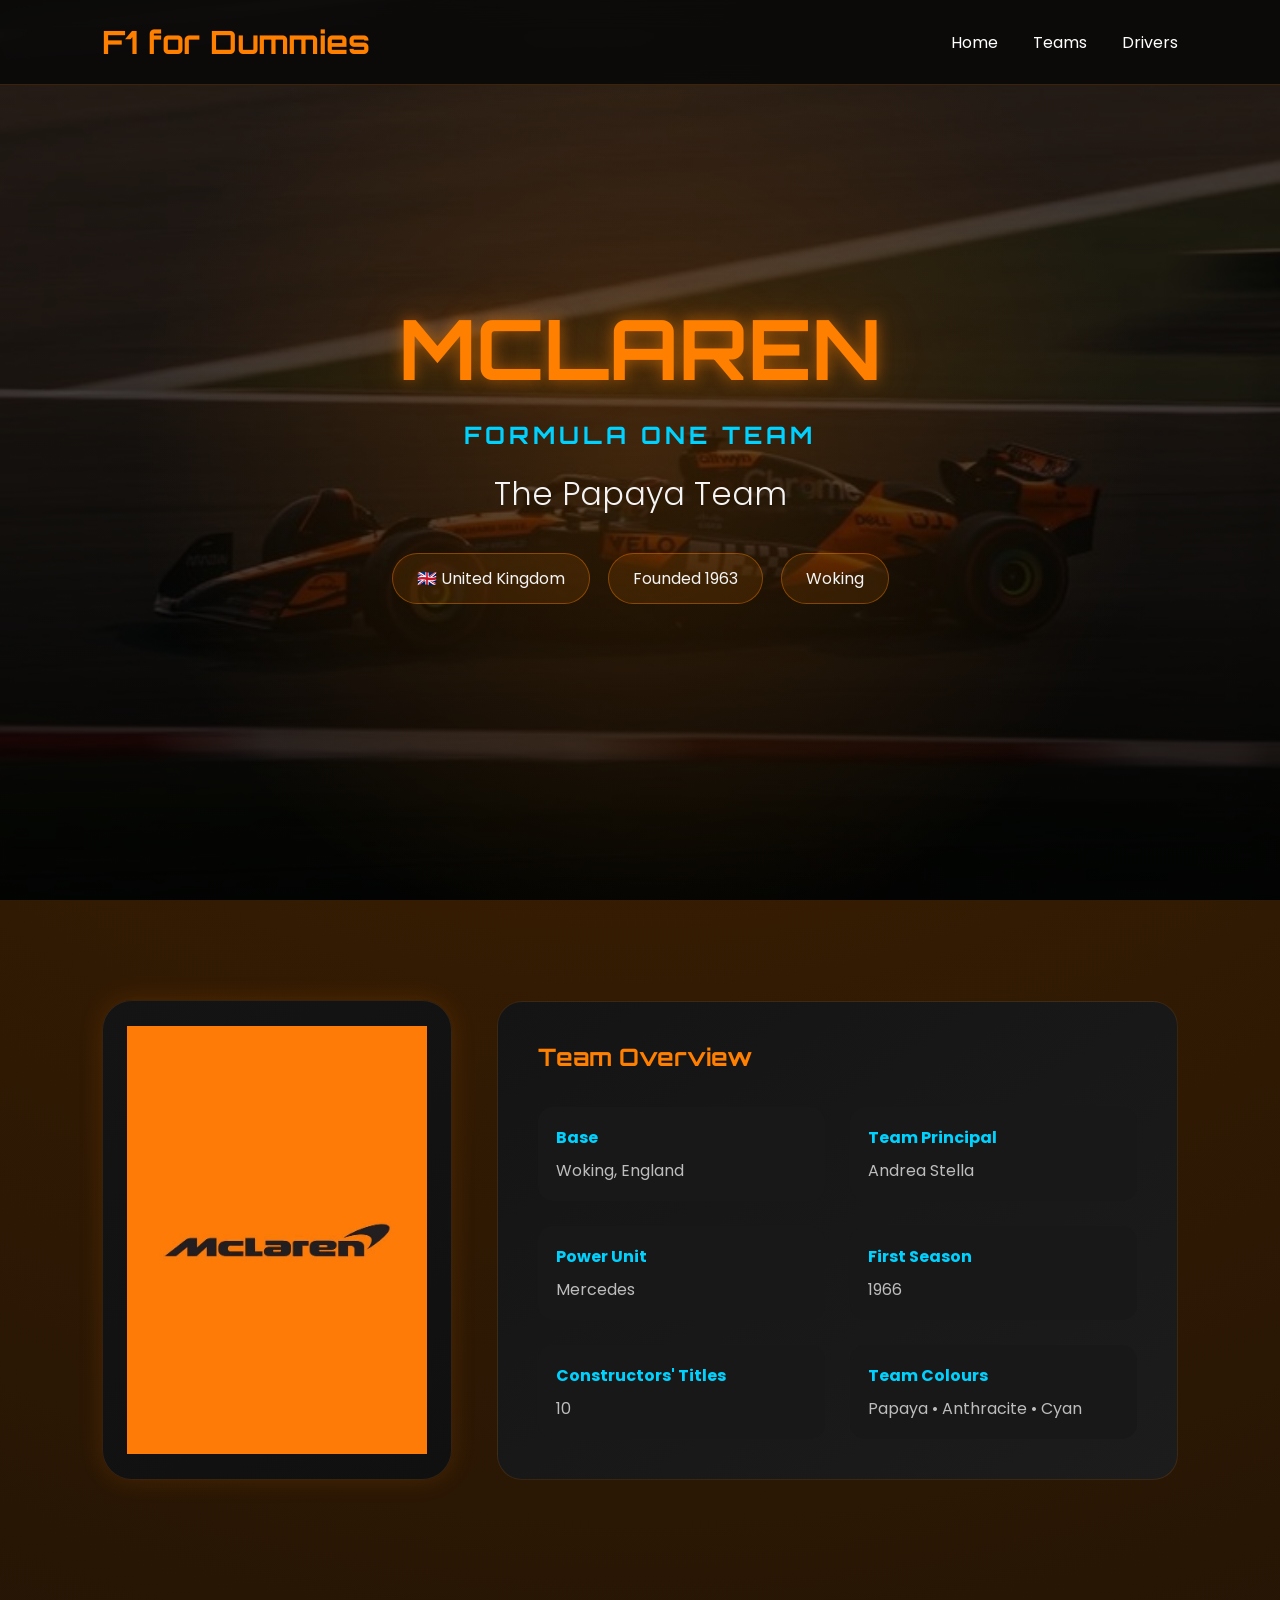
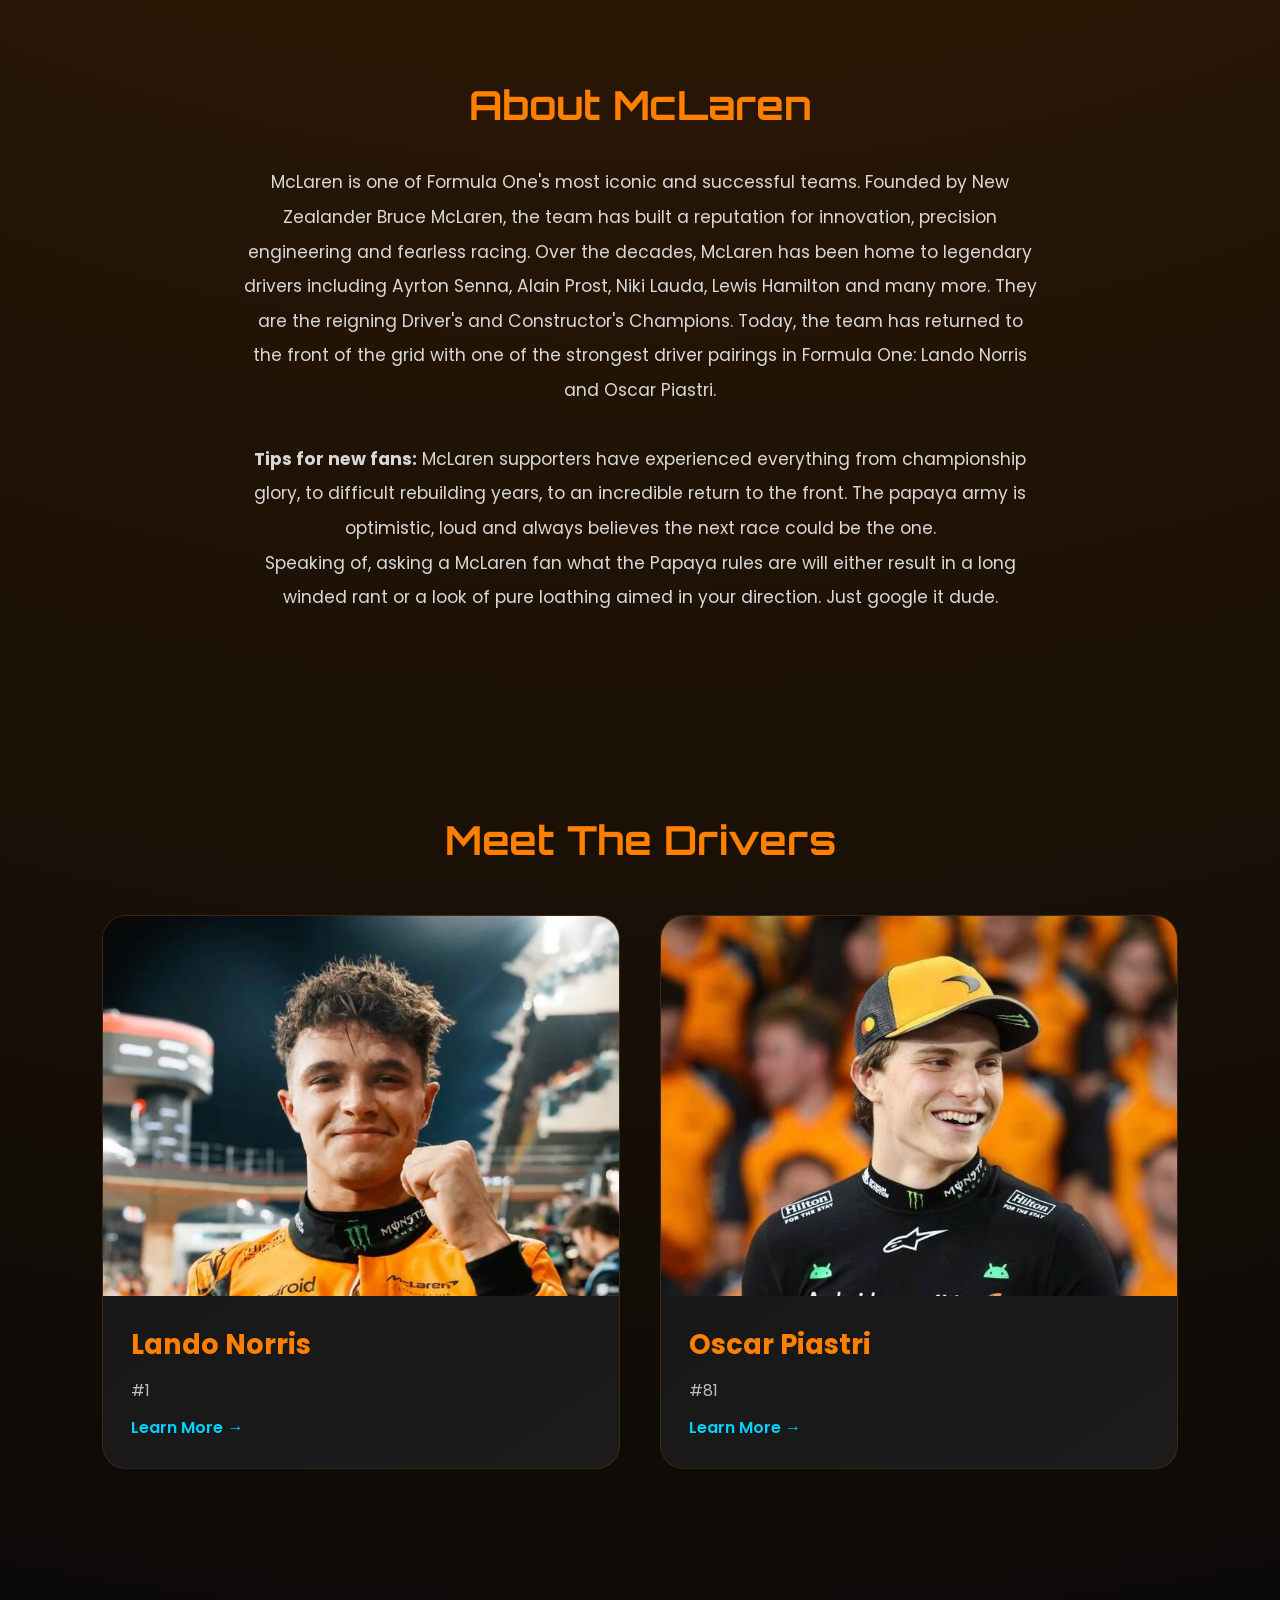
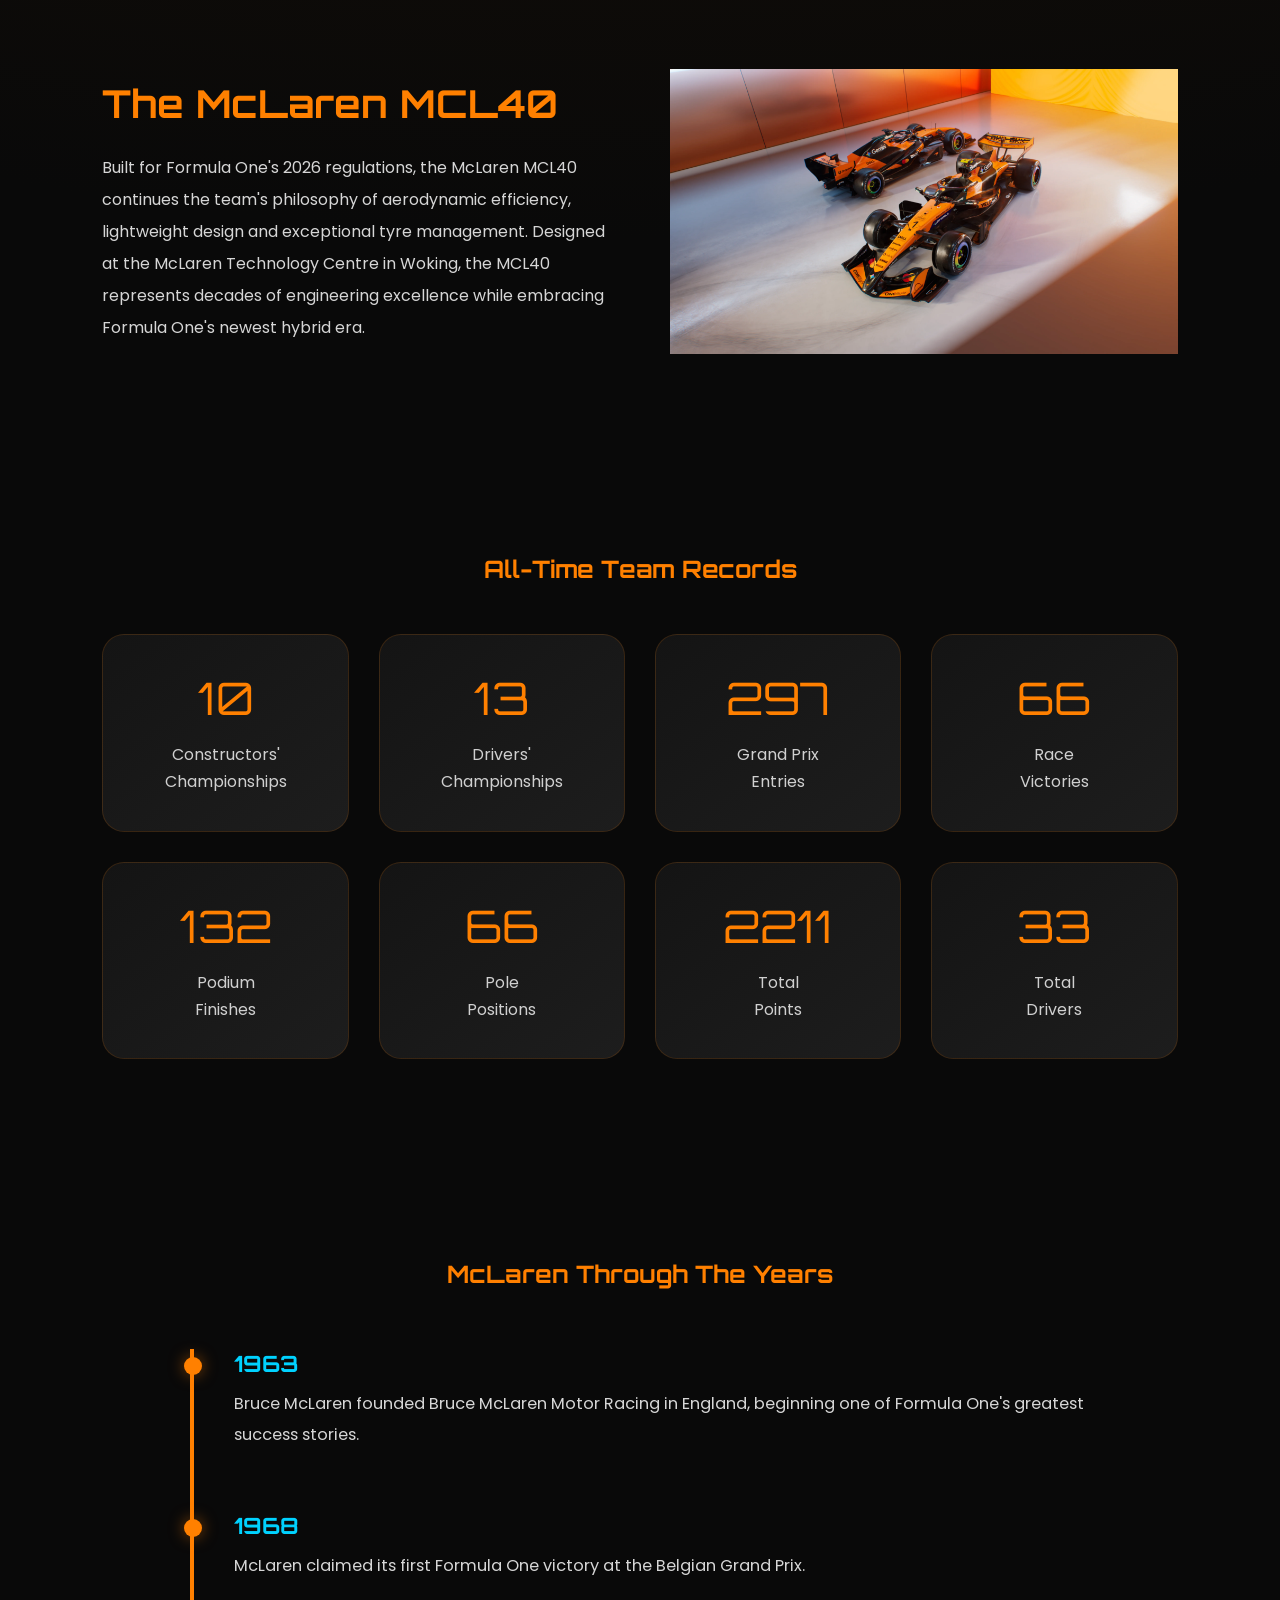
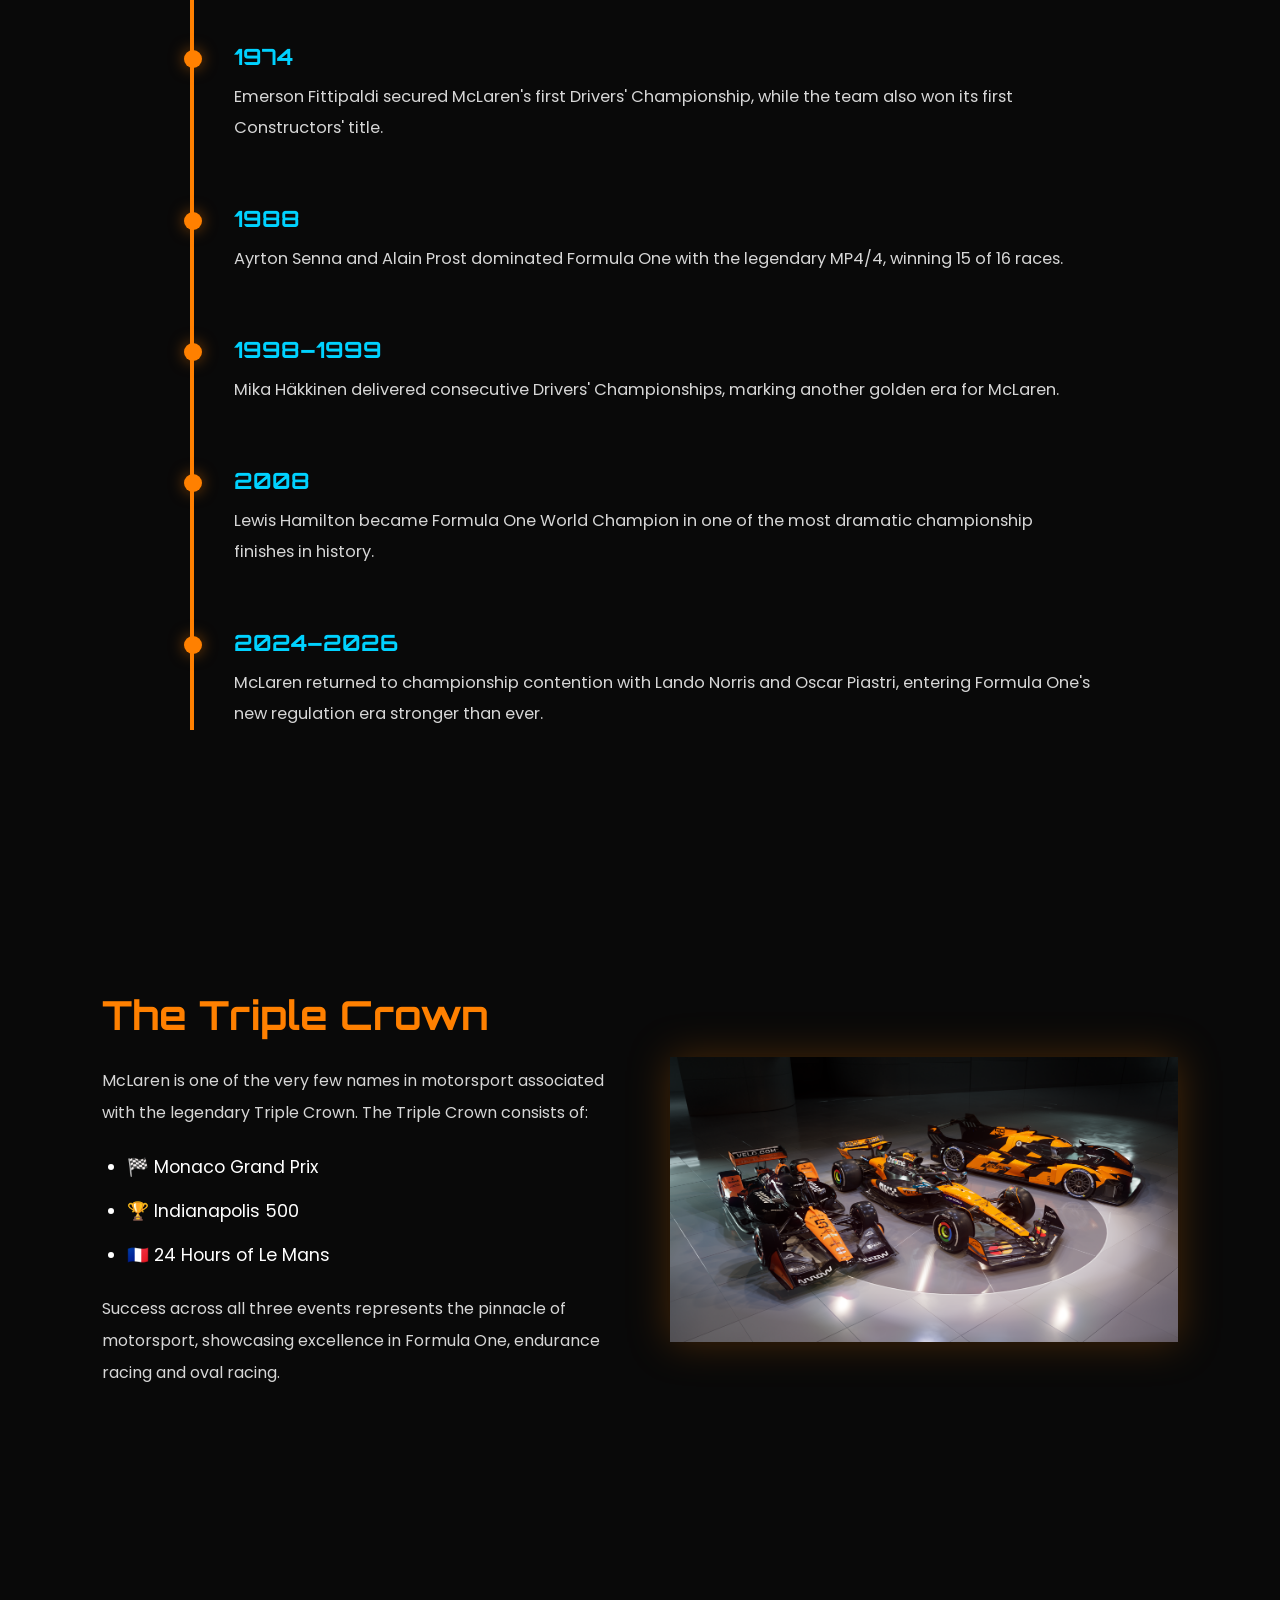
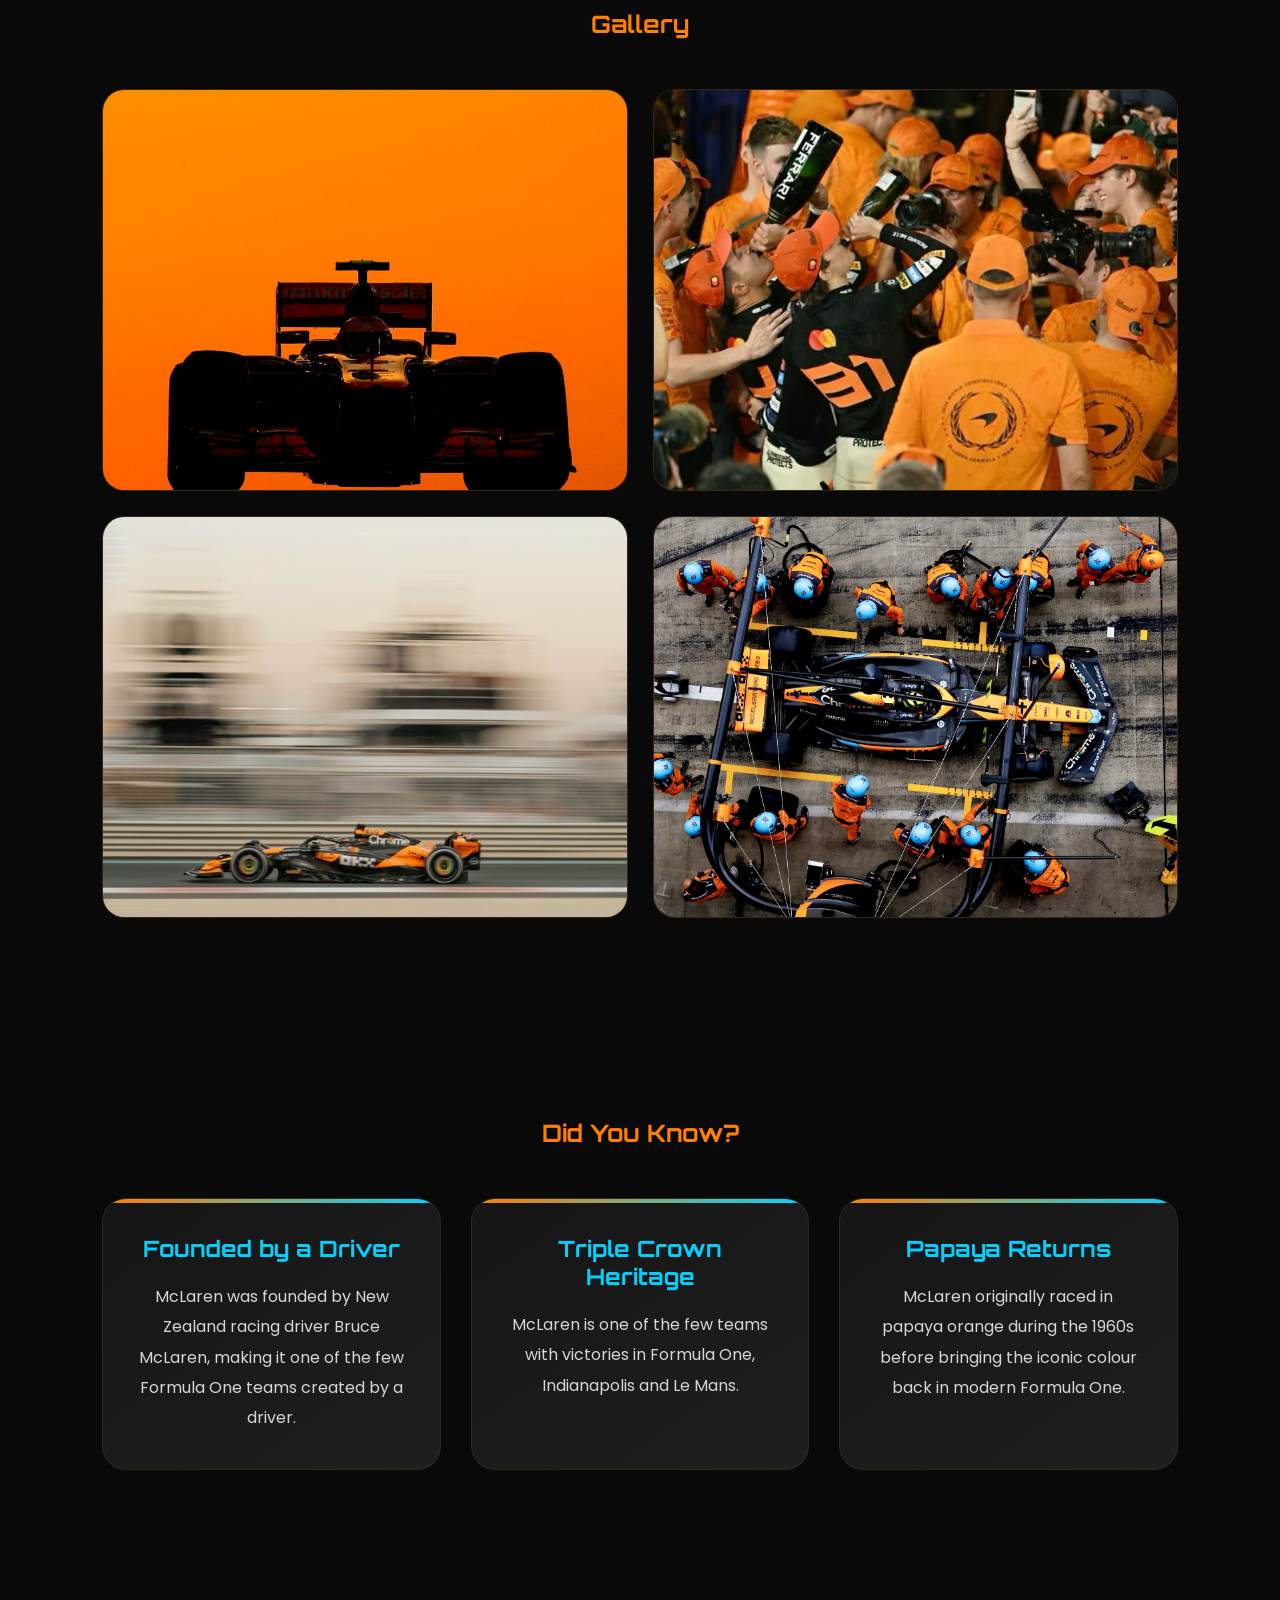
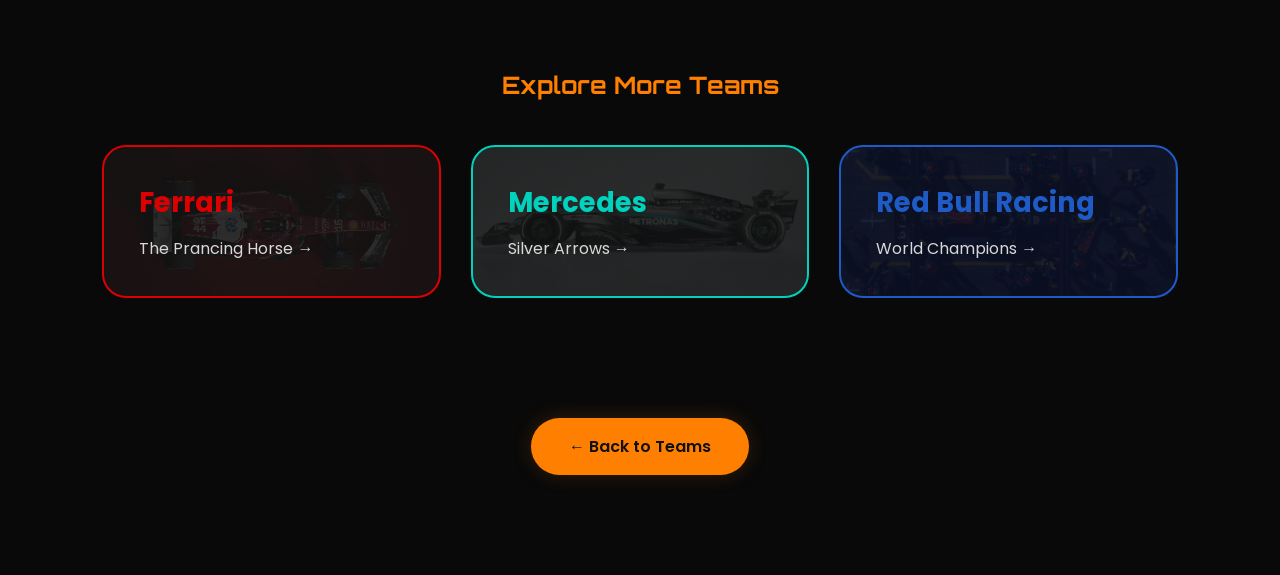
<file: teams/mclaren.html>
<!DOCTYPE html>
<html lang="en">

<head>

     <meta charset="UTF-8">
     <meta name="viewport" content="width=device-width, initial-scale=1.0">

     <title>McLaren Formula 1 Team | F1 for Dummies</title>

     <link rel="stylesheet" href="css/mclaren.css">

     <link rel="preconnect" href="https://fonts.googleapis.com">

     <link rel="preconnect" href="https://fonts.gstatic.com" crossorigin>

     <link href="https://fonts.googleapis.com/css2?family=Orbitron:wght@400;600;700&family=Poppins:wght@300;400;500;600&display=swap"
          rel="stylesheet">

</head>

<body>

     <!-- ================= NAVBAR ================= -->

     <nav>

          <div class="logo">
               F1 for Dummies
          </div>

          <ul>

               <li><a href="../index.html">Home</a></li>

               <li><a href="teams.html">Teams</a></li>

               <li><a href="../drivers/drivers.html">Drivers</a></li>

          </ul>

     </nav>

     <!-- ================= HERO ================= -->

     <section class="hero">

          <div class="hero-content">

               <h1>
                    MCLAREN
               </h1>

               <h2 class="team-small">
                    Formula One Team
               </h2>

               <h3>
                    The Papaya Team
               </h3>

               <div class="hero-tags">

                    <span>🇬🇧 United Kingdom</span>

                    <span>Founded 1963</span>

                    <span>Woking</span>

               </div>

          </div>

     </section>

     <!-- ================= OVERVIEW ================= -->

     <section class="overview">

          <div class="logo-card">

               <img src="../../images/mclaren/logo.png" alt="McLaren Logo">

          </div>

          <div class="info-card">

               <h2>Team Overview</h2>

               <div class="info-grid">

                    <div>
                         <h4>Base</h4>
                         <p>Woking, England</p>
                    </div>

                    <div>
                         <h4>Team Principal</h4>
                         <p>Andrea Stella</p>
                    </div>

                    <div>
                         <h4>Power Unit</h4>
                         <p>Mercedes</p>
                    </div>

                    <div>
                         <h4>First Season</h4>
                         <p>1966</p>
                    </div>

                    <div>
                         <h4>Constructors' Titles</h4>
                         <p>10</p>
                    </div>

                    <div>
                         <h4>Team Colours</h4>
                         <p>Papaya • Anthracite • Cyan</p>
                    </div>

               </div>

          </div>

     </section>

     <!-- ================= ABOUT ================= -->

     <section class="about-team">

          <h2>About McLaren</h2>

          <p>

               McLaren is one of Formula One's most iconic and successful teams.

               Founded by New Zealander Bruce McLaren, the team has built a reputation
               for innovation, precision engineering and fearless racing.

               Over the decades, McLaren has been home to legendary drivers including
               Ayrton Senna, Alain Prost, Niki Lauda, Lewis Hamilton and many more.
               They are the reigning Driver's and Constructor's Champions.
               Today, the team has returned to the front of the grid with one of the
               strongest driver pairings in Formula One: Lando Norris and Oscar Piastri.

               <br><br>

               <strong>Tips for new fans:</strong> McLaren supporters have experienced
               everything from championship glory, to difficult rebuilding years, to an
               incredible return to the front. The papaya army is optimistic, loud and always believes the next race
               could be the one.<br>
               Speaking of, asking a McLaren fan what the Papaya rules are will either result in a long winded rant
               or a look of pure loathing aimed in your direction. Just google it dude.

          </p>

     </section>

     <!-- ================= DRIVERS ================= -->

     <section class="drivers">

          <h2>Meet The Drivers</h2>

          <div class="driver-grid">

               <a href="../drivers/lando-norris.html" class="driver-card">

                    <div class="driver-image">

                         <img src="../../images/mclaren/norris.jpg" alt="Lando Norris">

                    </div>

                    <div class="driver-content">

                         <h3>Lando Norris</h3>

                         <p>#1</p>

                         <span>Learn More →</span>

                    </div>

               </a>

               <a href="../drivers/oscar-piastri.html" class="driver-card">

                    <div class="driver-image">

                         <img src="../../images/mclaren/piastri.jpg" alt="Oscar Piastri">

                    </div>

                    <div class="driver-content">

                         <h3>Oscar Piastri</h3>

                         <p>#81</p>

                         <span>Learn More →</span>

                    </div>

               </a>

          </div>

     </section>

     <!-- ================= THE CAR ================= -->

     <section class="car-section">

          <div class="car-text">

               <h2>The McLaren MCL40</h2>

               <p>

                    Built for Formula One's 2026 regulations, the McLaren MCL40
                    continues the team's philosophy of aerodynamic efficiency,
                    lightweight design and exceptional tyre management.

                    Designed at the McLaren Technology Centre in Woking,
                    the MCL40 represents decades of engineering excellence while
                    embracing Formula One's newest hybrid era.

               </p>

          </div>

          <div class="car-image">

               <img src="../../images/mclaren/mcl40.png" alt="McLaren MCL40">

          </div>

     </section>

     <!-- ================= RECORDS ================= -->

     <section class="records">

          <h2>All-Time Team Records</h2>

          <div class="record-grid">

               <div class="record-card">
                    <span class="counter" data-target="10">0</span>
                    <p>Constructors'<br>Championships</p>
               </div>

               <div class="record-card">
                    <span class="counter" data-target="13">0</span>
                    <p>Drivers'<br>Championships</p>
               </div>

               <div class="record-card">
                    <span class="counter" data-target="1002">0</span>
                    <p>Grand Prix<br>Entries</p>
               </div>

               <div class="record-card">
                    <span class="counter" data-target="203">0</span>
                    <p>Race<br>Victories</p>
               </div>

               <div class="record-card">
                    <span class="counter" data-target="448">0</span>
                    <p>Podium<br>Finishes</p>
               </div>

               <div class="record-card">
                    <span class="counter" data-target="177">0</span>
                    <p>Pole<br>Positions</p>
               </div>

               <div class="record-card">
                    <span class="counter" data-target="7942">0</span>
                    <p>Total<br>Points</p>
               </div>

               <div class="record-card">
                    <span class="counter" data-target="67">0</span>
                    <p>Total<br>Drivers</p>
               </div>

          </div>

     </section>

     <!-- ================= TIMELINE ================= -->

     <section class="timeline">

          <h2>McLaren Through The Years</h2>

          <div class="timeline-container">

               <div class="timeline-item">
                    <h3>1963</h3>
                    <p>
                         Bruce McLaren founded Bruce McLaren Motor Racing in England,
                         beginning one of Formula One's greatest success stories.
                    </p>
               </div>

               <div class="timeline-item">
                    <h3>1968</h3>
                    <p>
                         McLaren claimed its first Formula One victory at the Belgian Grand Prix.
                    </p>
               </div>

               <div class="timeline-item">
                    <h3>1974</h3>
                    <p>
                         Emerson Fittipaldi secured McLaren's first Drivers' Championship,
                         while the team also won its first Constructors' title.
                    </p>
               </div>

               <div class="timeline-item">
                    <h3>1988</h3>
                    <p>
                         Ayrton Senna and Alain Prost dominated Formula One with the legendary
                         MP4/4, winning 15 of 16 races.
                    </p>
               </div>

               <div class="timeline-item">
                    <h3>1998–1999</h3>
                    <p>
                         Mika Häkkinen delivered consecutive Drivers' Championships,
                         marking another golden era for McLaren.
                    </p>
               </div>

               <div class="timeline-item">
                    <h3>2008</h3>
                    <p>
                         Lewis Hamilton became Formula One World Champion in one of the most
                         dramatic championship finishes in history.
                    </p>
               </div>

               <div class="timeline-item">
                    <h3>2024–2026</h3>
                    <p>
                         McLaren returned to championship contention with Lando Norris and
                         Oscar Piastri, entering Formula One's new regulation era stronger
                         than ever.
                    </p>
               </div>

          </div>

     </section>


     <!-- ================= TRIPLE CROWN ================= -->

     <section class="triple-crown">

          <div class="crown-content">

               <h2>The Triple Crown</h2>

               <p>

                    McLaren is one of the very few names in motorsport associated with
                    the legendary Triple Crown.

                    The Triple Crown consists of:

               </p>

               <ul>

                    <li>🏁 Monaco Grand Prix</li>

                    <li>🏆 Indianapolis 500</li>

                    <li>🇫🇷 24 Hours of Le Mans</li>

               </ul>

               <p>

                    Success across all three events represents the pinnacle of motorsport,
                    showcasing excellence in Formula One, endurance racing and oval racing.

               </p>

          </div>

          <div class="crown-image">

               <img src="../../images/mclaren/triple-crown.png" alt="Triple Crown">

          </div>

     </section>


     <!-- ================= GALLERY ================= -->

     <section class="gallery">

          <h2>Gallery</h2>

          <div class="gallery-grid">

               <div class="gallery-item">
                    <img src="../../images/mclaren/gallery1.jpg">
               </div>

               <div class="gallery-item">
                    <img src="../../images/mclaren/gallery2.jpg">
               </div>

               <div class="gallery-item">
                    <img src="../../images/mclaren/gallery3.jpg">
               </div>

               <div class="gallery-item">
                    <img src="../../images/mclaren/gallery4.jpg">
               </div>

          </div>

     </section>

     <!-- ================= FACTS ================= -->

     <section class="facts">

          <h2>Did You Know?</h2>

          <div class="fact-grid">

               <div class="fact-card">

                    <h3>Founded by a Driver</h3>

                    <p>

                         McLaren was founded by New Zealand racing driver Bruce McLaren,
                         making it one of the few Formula One teams created by a driver.

                    </p>

               </div>

               <div class="fact-card">

                    <h3>Triple Crown Heritage</h3>

                    <p>

                         McLaren is one of the few teams with victories in Formula One,
                         Indianapolis and Le Mans.

                    </p>

               </div>

               <div class="fact-card">

                    <h3>Papaya Returns</h3>

                    <p>

                         McLaren originally raced in papaya orange during the 1960s before
                         bringing the iconic colour back in modern Formula One.

                    </p>

               </div>

          </div>

     </section>

     <!-- ================= RELATED ================= -->

     <section class="related">

          <h2>Explore More Teams</h2>

          <div class="related-grid">

               <a href="ferrari.html" class="related-card ferrari-card">

                    <h3>Ferrari</h3>

                    <p>The Prancing Horse →</p>

               </a>

               <a href="mercedes.html" class="related-card mercedes-card">

                    <h3>Mercedes</h3>

                    <p>Silver Arrows →</p>

               </a>

               <a href="redbull.html" class="related-card redbull-card">

                    <h3>Red Bull Racing</h3>

                    <p>World Champions →</p>

               </a>

          </div>

     </section>


     <section class="back-section">

          <a href="teams.html" class="back-btn">

               ← Back to Teams

          </a>

     </section>

     <script src="js/team.js"></script>

</body>

</html>
</file>
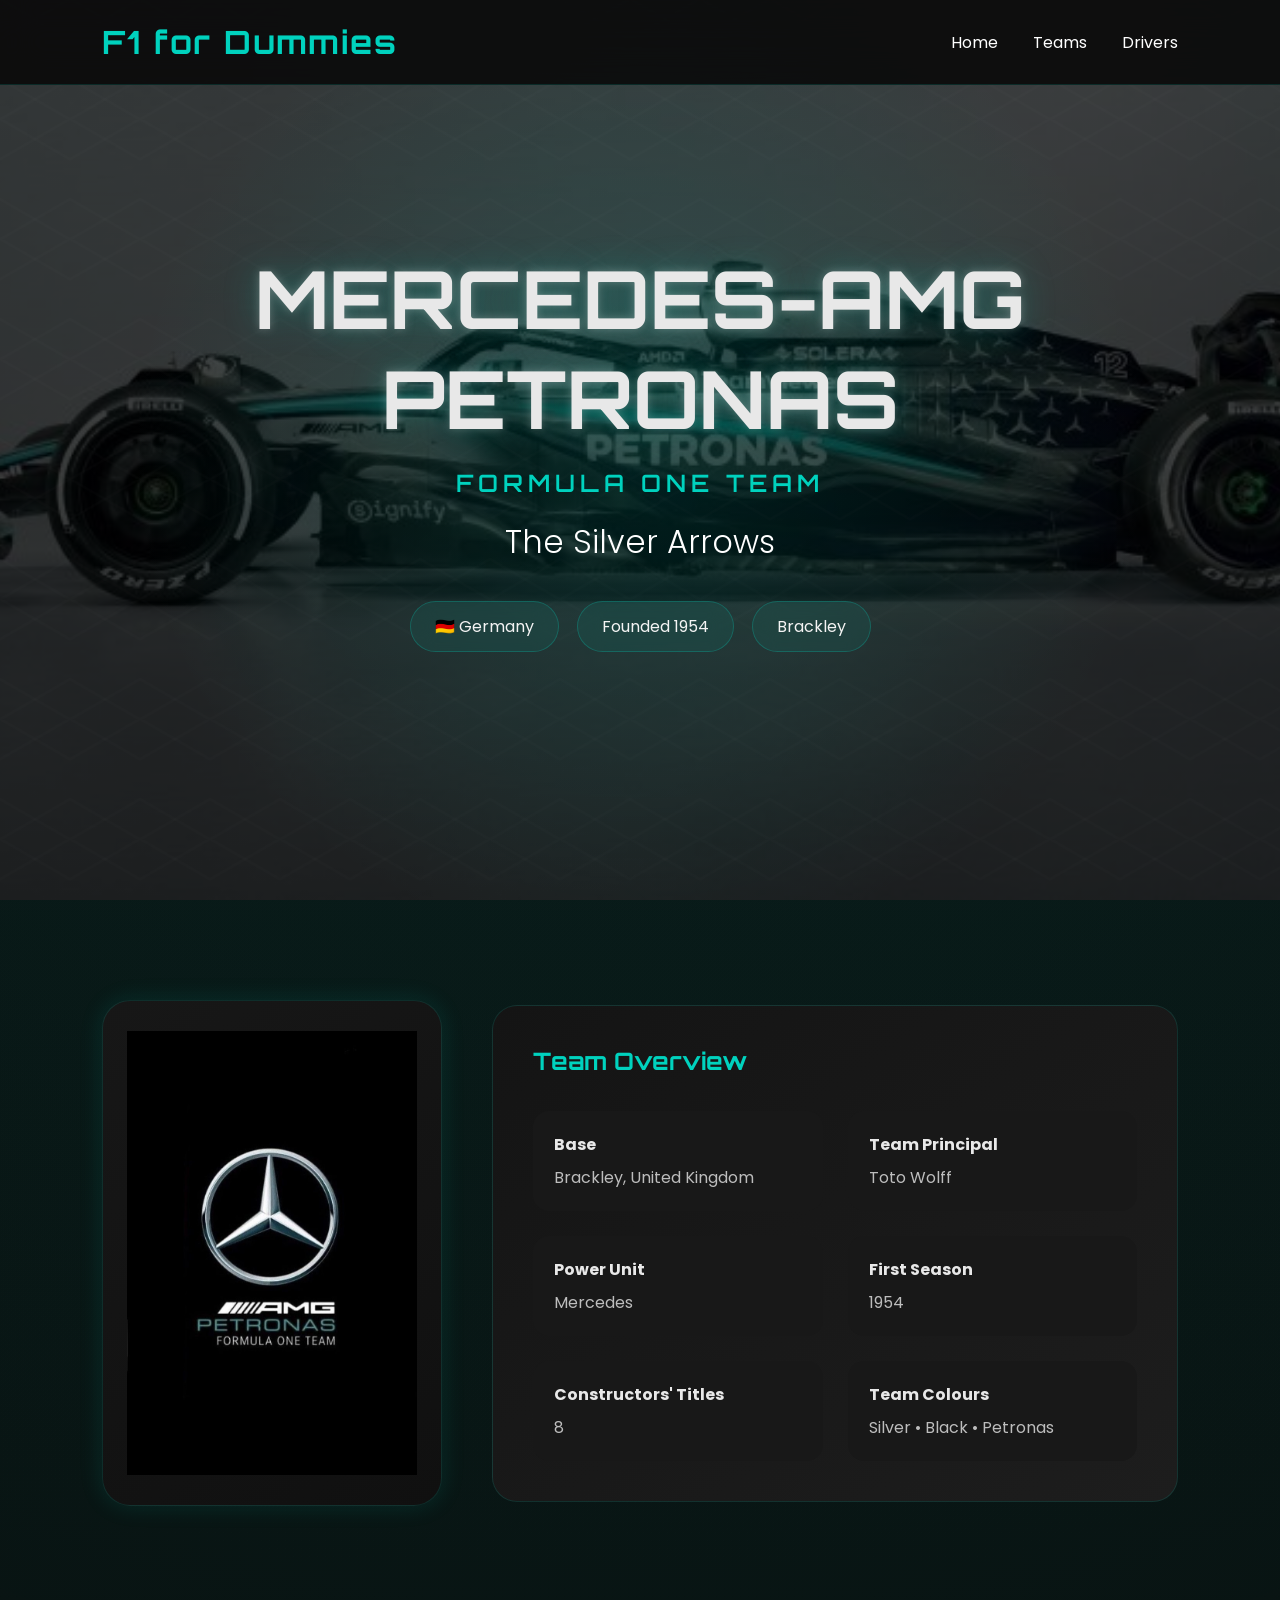
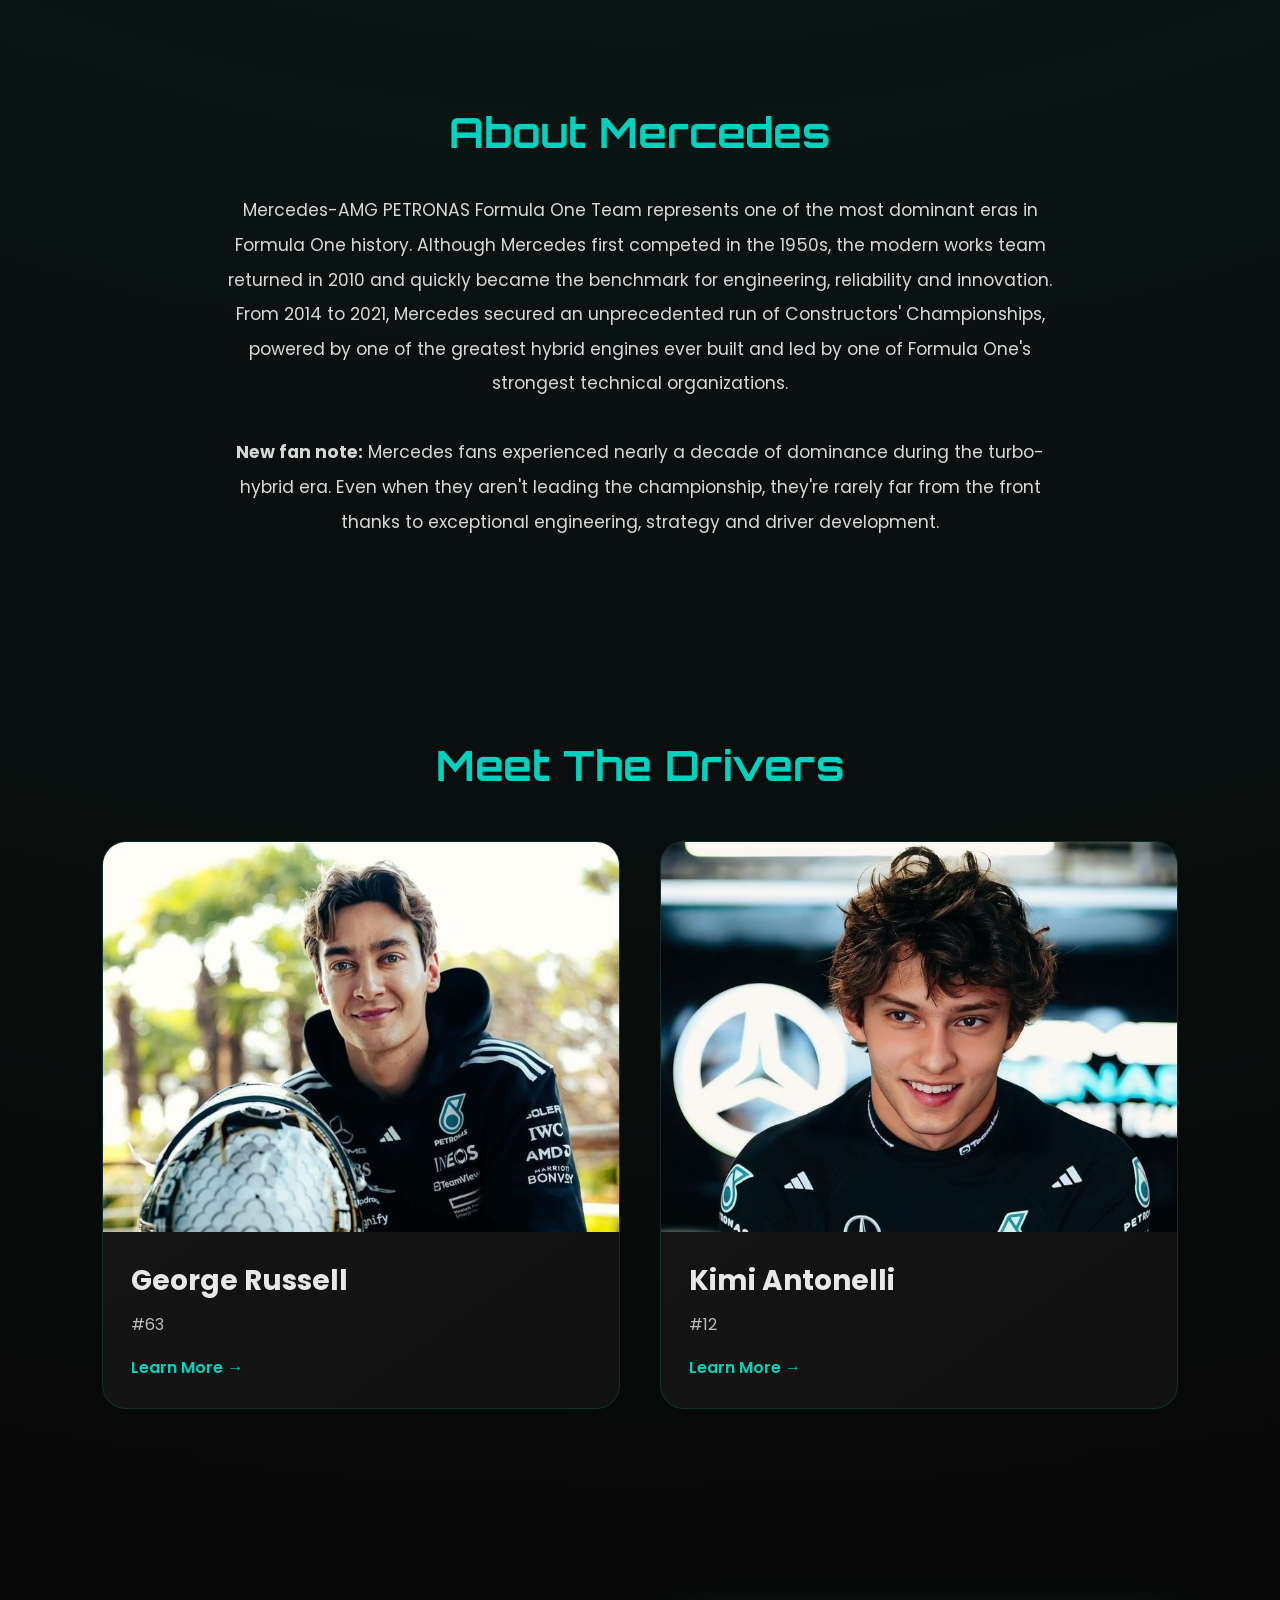
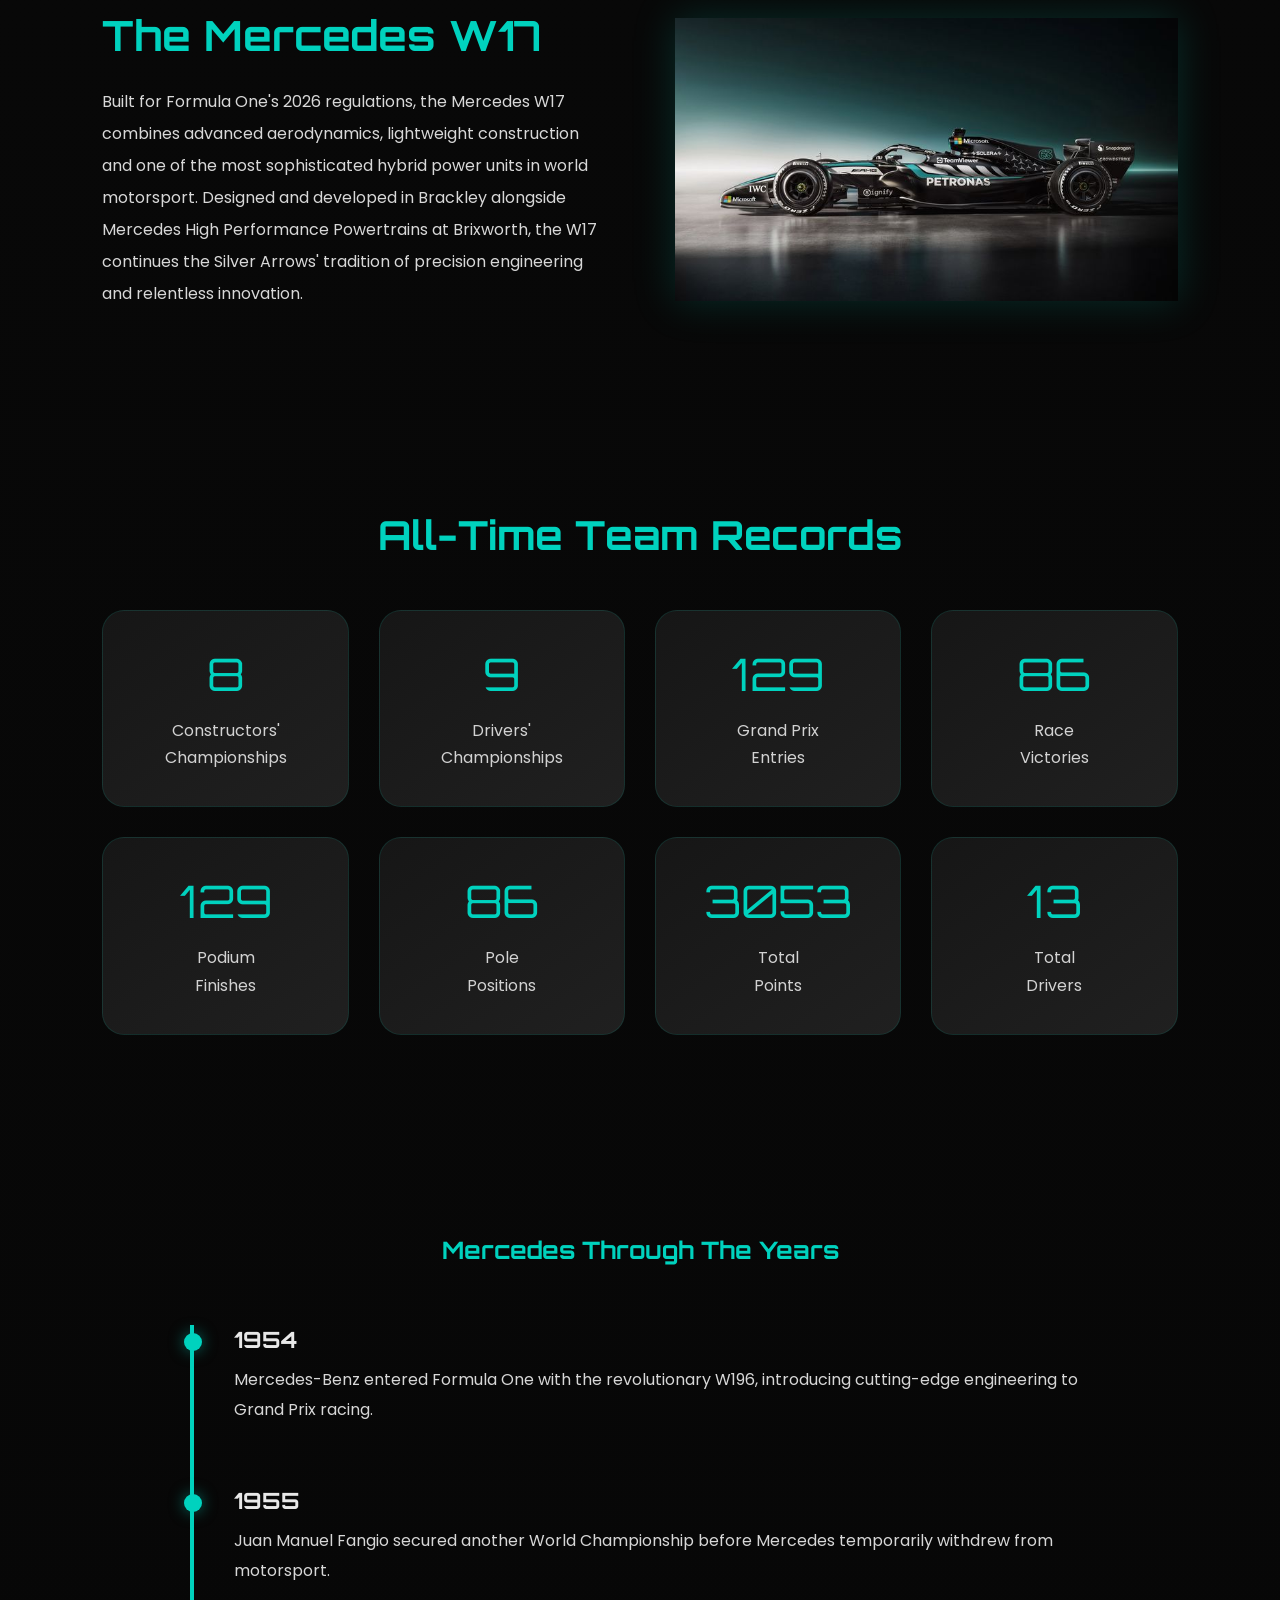
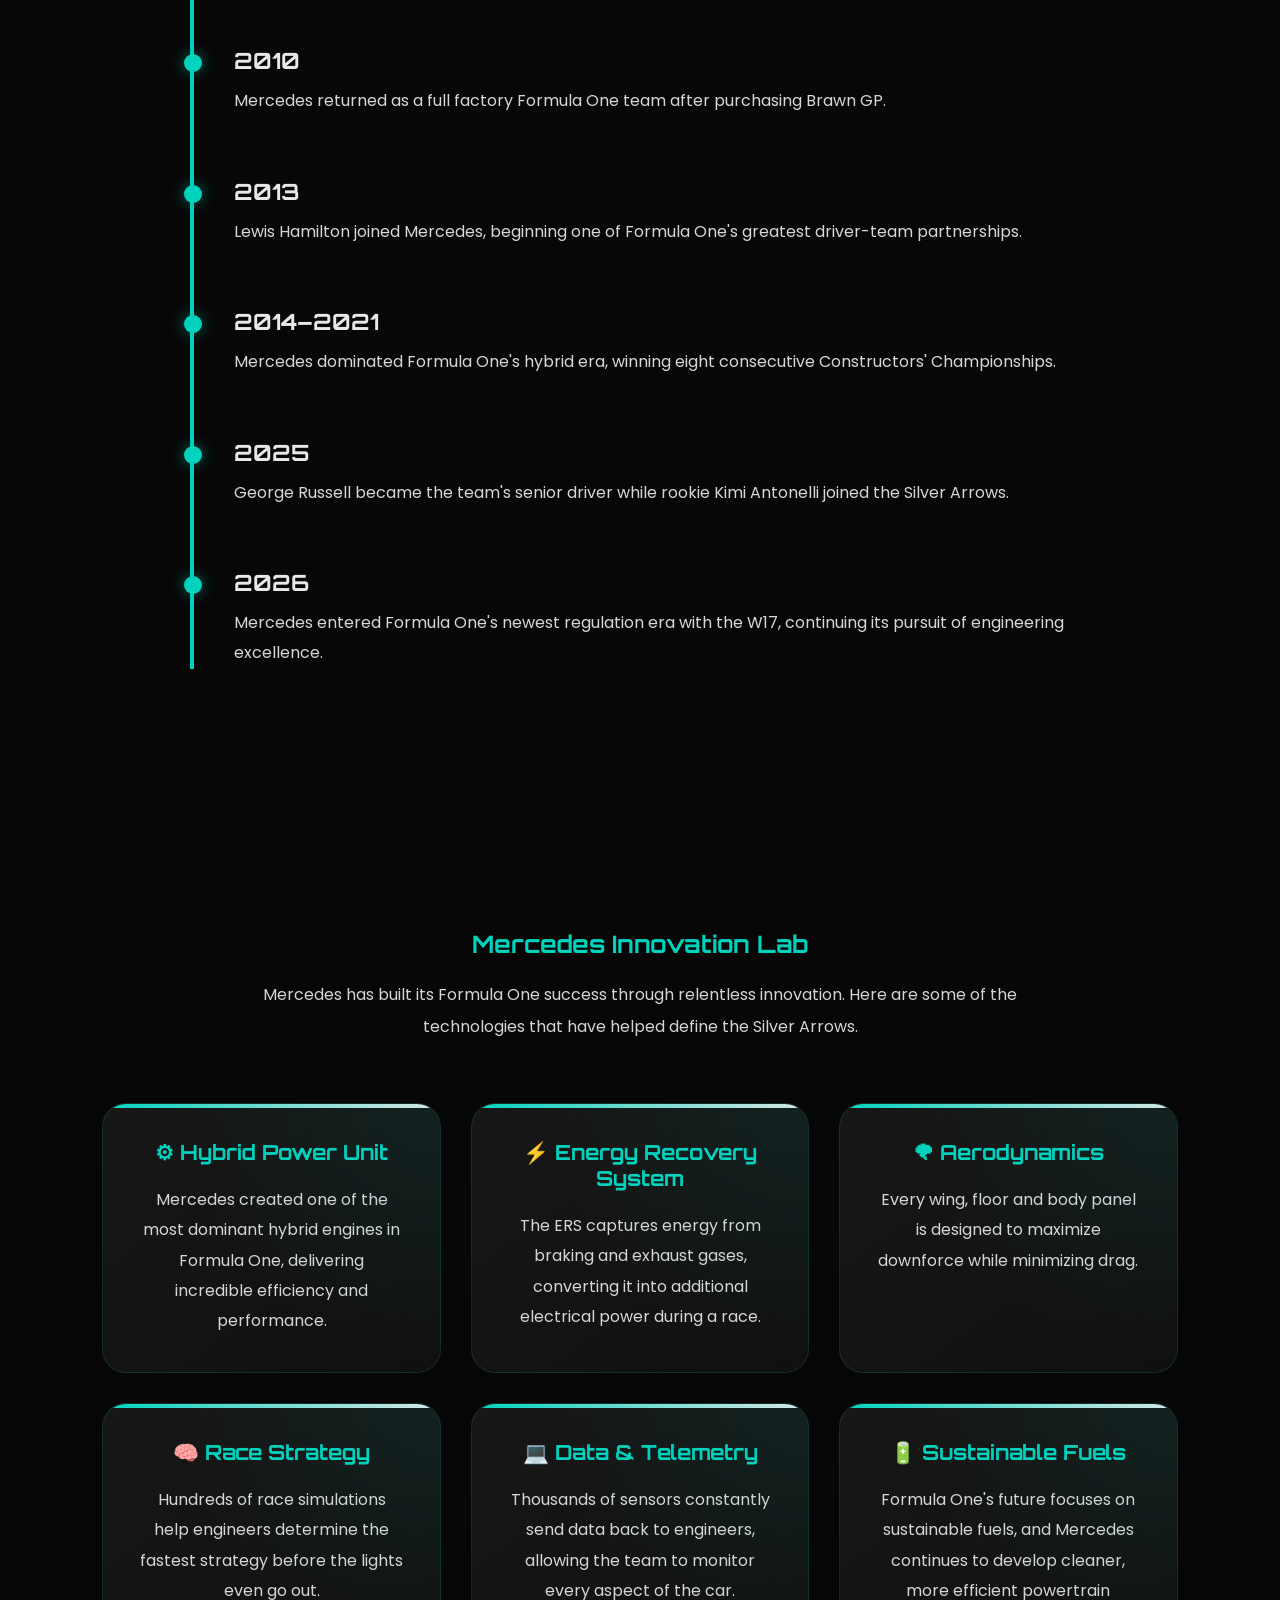
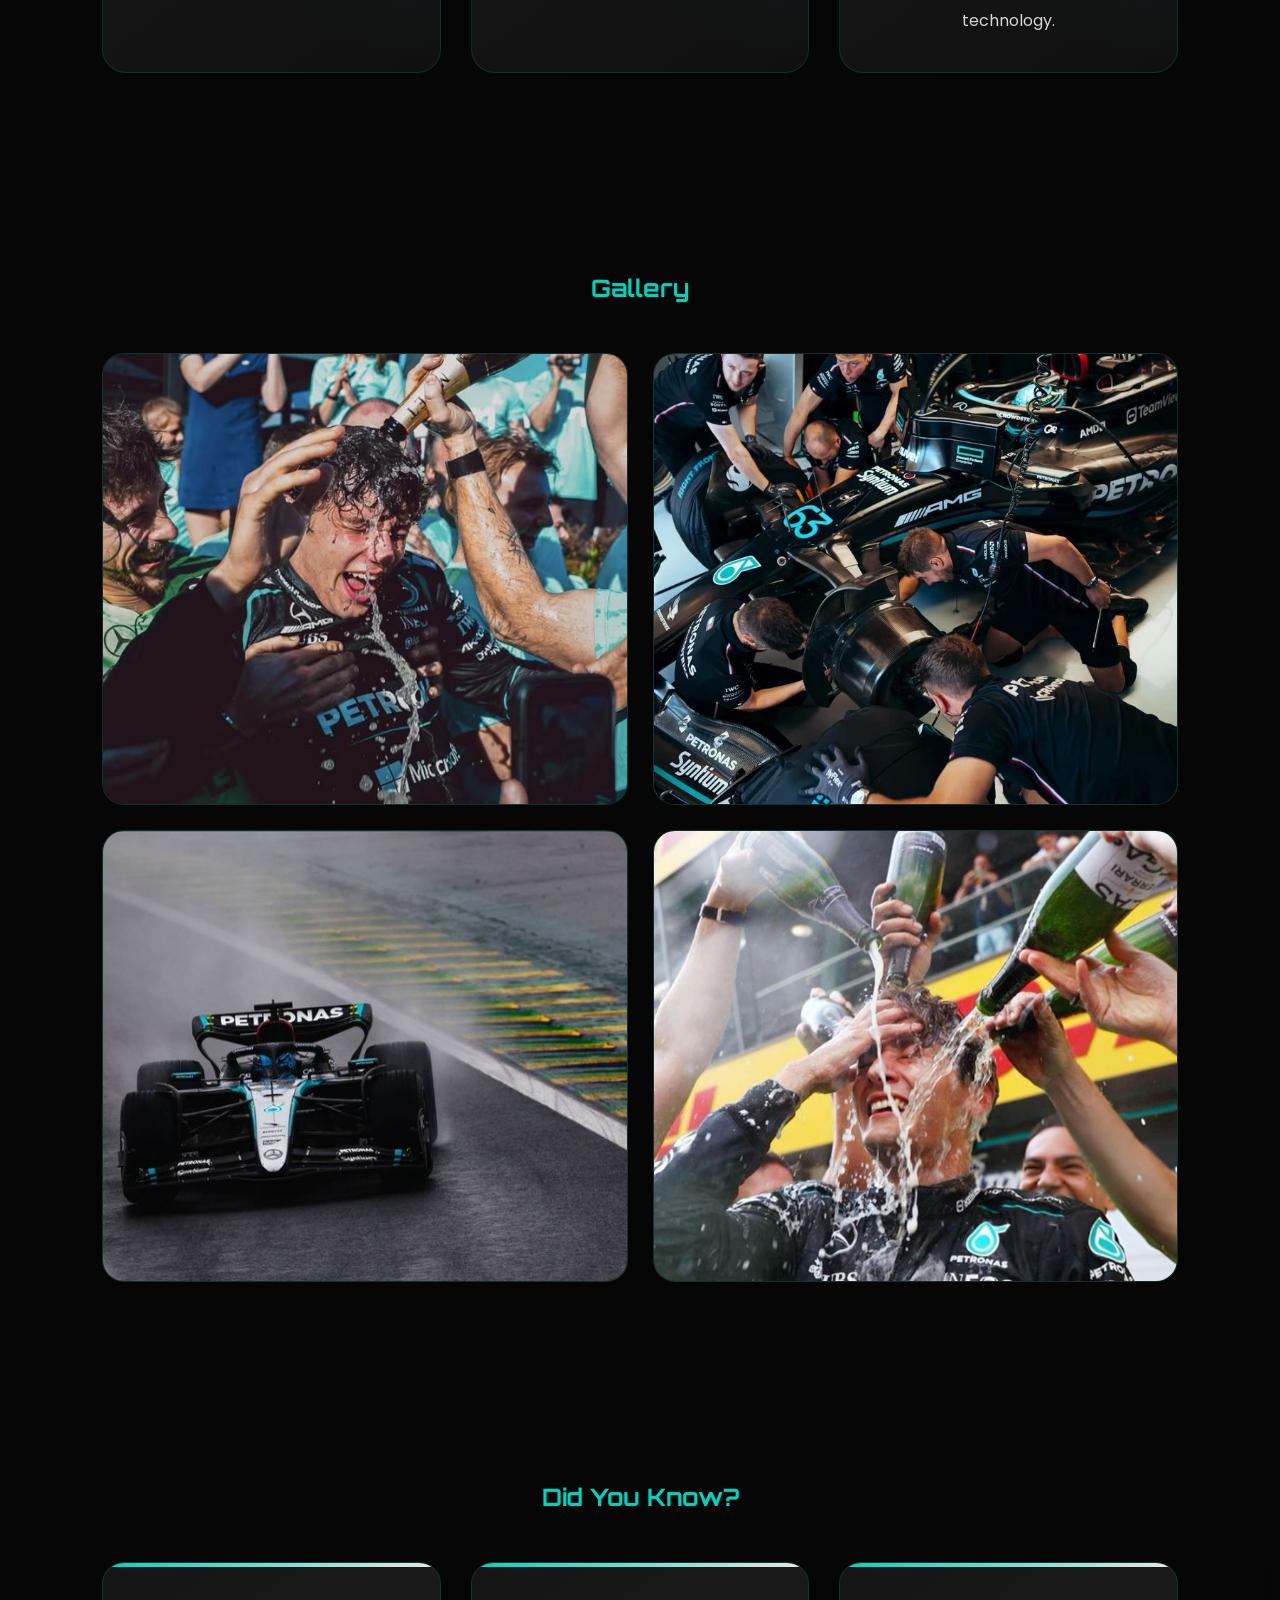
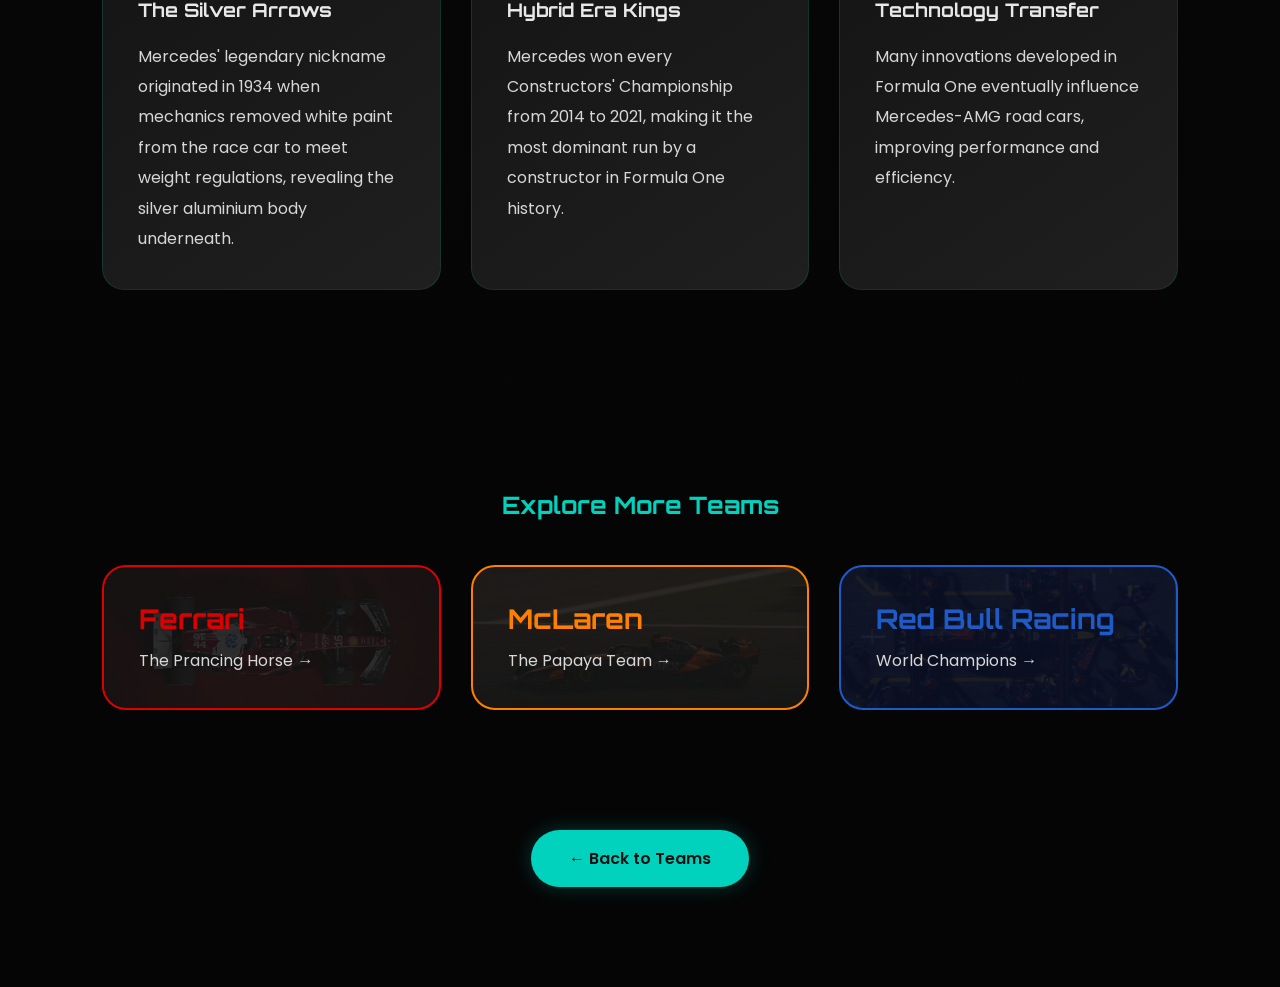
<file: teams/mercedes.html>
<!DOCTYPE html>
<html lang="en">

<head>

     <meta charset="UTF-8">
     <meta name="viewport" content="width=device-width, initial-scale=1.0">

     <title>Mercedes-AMG PETRONAS | F1 for Dummies</title>

     <link rel="stylesheet" href="css/mercedes.css">

     <link rel="preconnect" href="https://fonts.googleapis.com">

     <link rel="preconnect" href="https://fonts.gstatic.com" crossorigin>

     <link href="https://fonts.googleapis.com/css2?family=Orbitron:wght@400;600;700&family=Poppins:wght@300;400;500;600&display=swap"
          rel="stylesheet">

</head>

<body>

     <!-- ================= NAVBAR ================= -->

     <nav>

          <div class="logo">
               F1 for Dummies
          </div>

          <ul>

               <li><a href="../index.html">Home</a></li>

               <li><a href="teams.html">Teams</a></li>

               <li><a href="../drivers/drivers.html">Drivers</a></li>

          </ul>

     </nav>

     <!-- ================= HERO ================= -->

     <section class="hero">

          <div class="hero-content">

               <h1>
                    MERCEDES-AMG PETRONAS
               </h1>

               <h2 class="team-small">
                    Formula One Team
               </h2>

               <h3>
                    The Silver Arrows
               </h3>

               <div class="hero-tags">

                    <span>🇩🇪 Germany</span>

                    <span>Founded 1954</span>

                    <span>Brackley</span>

               </div>

          </div>

     </section>

     <!-- ================= OVERVIEW ================= -->

     <section class="overview">

          <div class="logo-card">

               <img src="../../images/mercedes/logo.jpg" alt="Mercedes Logo">

          </div>

          <div class="info-card">

               <h2>Team Overview</h2>

               <div class="info-grid">

                    <div>
                         <h4>Base</h4>
                         <p>Brackley, United Kingdom</p>
                    </div>

                    <div>
                         <h4>Team Principal</h4>
                         <p>Toto Wolff</p>
                    </div>

                    <div>
                         <h4>Power Unit</h4>
                         <p>Mercedes</p>
                    </div>

                    <div>
                         <h4>First Season</h4>
                         <p>1954</p>
                    </div>

                    <div>
                         <h4>Constructors' Titles</h4>
                         <p>8</p>
                    </div>

                    <div>
                         <h4>Team Colours</h4>
                         <p>Silver • Black • Petronas</p>
                    </div>

               </div>

          </div>

     </section>

     <!-- ================= ABOUT ================= -->

     <section class="about-team">

          <h2>About Mercedes</h2>

          <p>

               Mercedes-AMG PETRONAS Formula One Team represents one of the most
               dominant eras in Formula One history.

               Although Mercedes first competed in the 1950s, the modern works team
               returned in 2010 and quickly became the benchmark for engineering,
               reliability and innovation.

               From 2014 to 2021, Mercedes secured an unprecedented run of
               Constructors' Championships, powered by one of the greatest hybrid
               engines ever built and led by one of Formula One's strongest technical
               organizations.

               <br><br>

               <strong>New fan note:</strong>

               Mercedes fans experienced nearly a decade of dominance during the
               turbo-hybrid era. Even when they aren't leading the championship,
               they're rarely far from the front thanks to exceptional engineering,
               strategy and driver development.

          </p>

     </section>

     <!-- ================= DRIVERS ================= -->

     <section class="drivers">

          <h2>Meet The Drivers</h2>

          <div class="driver-grid">

               <a href="../drivers/george-russell.html" class="driver-card">

                    <div class="driver-image">

                         <img src="../../images/mercedes/russell.jpg" alt="George Russell">

                    </div>

                    <div class="driver-content">

                         <h3>George Russell</h3>

                         <p>#63</p>

                         <span>Learn More →</span>

                    </div>

               </a>

               <a href="../drivers/kimi-antonelli.html" class="driver-card">

                    <div class="driver-image">

                         <img src="../../images/mercedes/antonelli.jpg" alt="Kimi Antonelli">

                    </div>

                    <div class="driver-content">

                         <h3>Kimi Antonelli</h3>

                         <p>#12</p>

                         <span>Learn More →</span>

                    </div>

               </a>

          </div>

     </section>

     <!-- ================= THE CAR ================= -->

     <section class="car-section">

          <div class="car-text">

               <h2>The Mercedes W17</h2>

               <p>

                    Built for Formula One's 2026 regulations, the Mercedes W17 combines
                    advanced aerodynamics, lightweight construction and one of the most
                    sophisticated hybrid power units in world motorsport.

                    Designed and developed in Brackley alongside Mercedes High
                    Performance Powertrains at Brixworth, the W17 continues the Silver
                    Arrows' tradition of precision engineering and relentless innovation.

               </p>

          </div>

          <div class="car-image">

               <img src="../../images/mercedes/w17.png" alt="Mercedes W17">

          </div>

     </section>

     <!-- ================= TEAM RECORDS ================= -->

     <section class="records">

          <h2>All-Time Team Records</h2>

          <div class="record-grid">

               <div class="record-card">

                    <span class="counter" data-target="8">0</span>

                    <p>Constructors'<br>Championships</p>

               </div>

               <div class="record-card">

                    <span class="counter" data-target="9">0</span>

                    <p>Drivers'<br>Championships</p>

               </div>

               <div class="record-card">

                    <span class="counter" data-target="349">0</span>

                    <p>Grand Prix<br>Entries</p>

               </div>

               <div class="record-card">

                    <span class="counter" data-target="138">0</span>

                    <p>Race<br>Victories</p>

               </div>

               <div class="record-card">

                    <span class="counter" data-target="321">0</span>

                    <p>Podium<br>Finishes</p>

               </div>

               <div class="record-card">

                    <span class="counter" data-target="152">0</span>

                    <p>Pole<br>Positions</p>

               </div>

               <div class="record-card">

                    <span class="counter" data-target="8461">0</span>

                    <p>Total<br>Points</p>

               </div>

               <div class="record-card">

                    <span class="counter" data-target="13">0</span>

                    <p>Total<br>Drivers</p>

               </div>

          </div>

     </section>

     <!-- ================= TIMELINE ================= -->

<section class="timeline">

    <h2>Mercedes Through The Years</h2>

    <div class="timeline-container">

        <div class="timeline-item">
            <h3>1954</h3>
            <p>
                Mercedes-Benz entered Formula One with the revolutionary W196,
                introducing cutting-edge engineering to Grand Prix racing.
            </p>
        </div>

        <div class="timeline-item">
            <h3>1955</h3>
            <p>
                Juan Manuel Fangio secured another World Championship before
                Mercedes temporarily withdrew from motorsport.
            </p>
        </div>

        <div class="timeline-item">
            <h3>2010</h3>
            <p>
                Mercedes returned as a full factory Formula One team after
                purchasing Brawn GP.
            </p>
        </div>

        <div class="timeline-item">
            <h3>2013</h3>
            <p>
                Lewis Hamilton joined Mercedes, beginning one of Formula One's
                greatest driver-team partnerships.
            </p>
        </div>

        <div class="timeline-item">
            <h3>2014–2021</h3>
            <p>
                Mercedes dominated Formula One's hybrid era, winning eight
                consecutive Constructors' Championships.
            </p>
        </div>

        <div class="timeline-item">
            <h3>2025</h3>
            <p>
                George Russell became the team's senior driver while rookie
                Kimi Antonelli joined the Silver Arrows.
            </p>
        </div>

        <div class="timeline-item">
            <h3>2026</h3>
            <p>
                Mercedes entered Formula One's newest regulation era with the
                W17, continuing its pursuit of engineering excellence.
            </p>
        </div>

    </div>

</section>

<!-- ================= MERCEDES INNOVATION LAB ================= -->

<section class="innovation">

    <h2>Mercedes Innovation Lab</h2>

    <p class="innovation-intro">

        Mercedes has built its Formula One success through relentless innovation.
        Here are some of the technologies that have helped define the Silver Arrows.

    </p>

    <div class="innovation-grid">

        <div class="innovation-card">

            <h3>⚙ Hybrid Power Unit</h3>

            <p>
                Mercedes created one of the most dominant hybrid engines in Formula One,
                delivering incredible efficiency and performance.
            </p>

        </div>

        <div class="innovation-card">

            <h3>⚡ Energy Recovery System</h3>

            <p>
                The ERS captures energy from braking and exhaust gases, converting it
                into additional electrical power during a race.
            </p>

        </div>

        <div class="innovation-card">

            <h3>🌪 Aerodynamics</h3>

            <p>
                Every wing, floor and body panel is designed to maximize downforce
                while minimizing drag.
            </p>

        </div>

        <div class="innovation-card">

            <h3>🧠 Race Strategy</h3>

            <p>
                Hundreds of race simulations help engineers determine the fastest
                strategy before the lights even go out.
            </p>

        </div>

        <div class="innovation-card">

            <h3>💻 Data & Telemetry</h3>

            <p>
                Thousands of sensors constantly send data back to engineers,
                allowing the team to monitor every aspect of the car.
            </p>

        </div>

        <div class="innovation-card">

            <h3>🔋 Sustainable Fuels</h3>

            <p>
                Formula One's future focuses on sustainable fuels, and Mercedes
                continues to develop cleaner, more efficient powertrain technology.
            </p>

        </div>

    </div>

</section>

<!-- ================= GALLERY ================= -->

<section class="gallery">

    <h2>Gallery</h2>

    <div class="gallery-grid">

        <div class="gallery-item">
            <img src="../../images/mercedes/gallery1.jpg" alt="Mercedes W17">
        </div>

        <div class="gallery-item">
            <img src="../../images/mercedes/gallery2.jpg" alt="Mercedes Garage">
        </div>

        <div class="gallery-item">
            <img src="../../images/mercedes/gallery3.jpg" alt="George Russell">
        </div>

        <div class="gallery-item">
            <img src="../../images/mercedes/gallery4.jpg" alt="Mercedes Celebration">
        </div>

    </div>

</section>

<!-- ================= DID YOU KNOW ================= -->

<section class="facts">

    <h2>Did You Know?</h2>

    <div class="fact-grid">

        <div class="fact-card">

            <h3>The Silver Arrows</h3>

            <p>

                Mercedes' legendary nickname originated in 1934 when mechanics
                removed white paint from the race car to meet weight regulations,
                revealing the silver aluminium body underneath.

            </p>

        </div>

        <div class="fact-card">

            <h3>Hybrid Era Kings</h3>

            <p>

                Mercedes won every Constructors' Championship from 2014 to 2021,
                making it the most dominant run by a constructor in Formula One history.

            </p>

        </div>

        <div class="fact-card">

            <h3>Technology Transfer</h3>

            <p>

                Many innovations developed in Formula One eventually influence
                Mercedes-AMG road cars, improving performance and efficiency.

            </p>

        </div>

    </div>

</section>

<!-- ================= RELATED TEAMS ================= -->

<section class="related">

    <h2>Explore More Teams</h2>

    <div class="related-grid">

        <a href="ferrari.html" class="related-card ferrari-card">

            <h3>Ferrari</h3>

            <p>The Prancing Horse →</p>

        </a>

        <a href="mclaren.html" class="related-card mclaren-card">

            <h3>McLaren</h3>

            <p>The Papaya Team →</p>

        </a>

        <a href="redbull.html" class="related-card redbull-card">

            <h3>Red Bull Racing</h3>

            <p>World Champions →</p>

        </a>

    </div>

</section>

<!-- ================= BACK BUTTON ================= -->

<section class="back-section">

    <a href="teams.html" class="back-btn">

        ← Back to Teams

    </a>

</section>

<script src="js/team.js"></script>

</body>
</html>
</file>
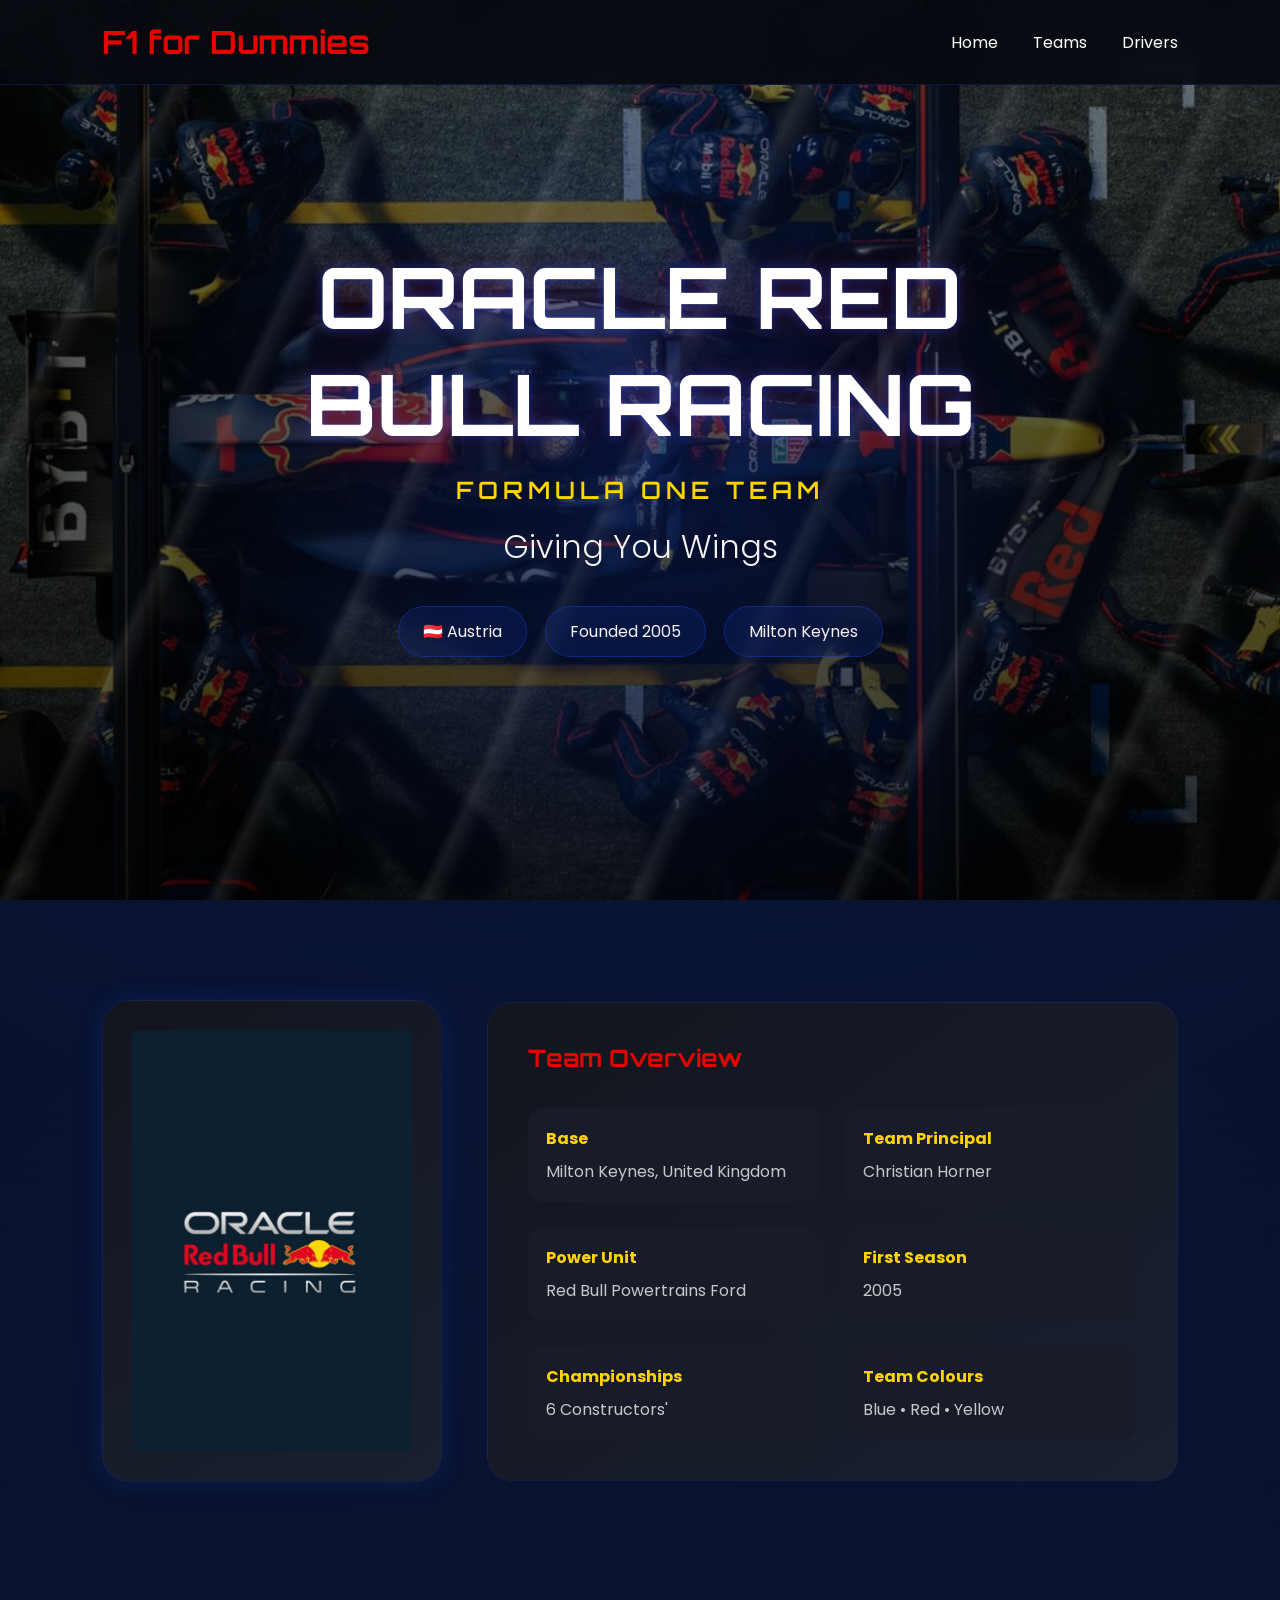
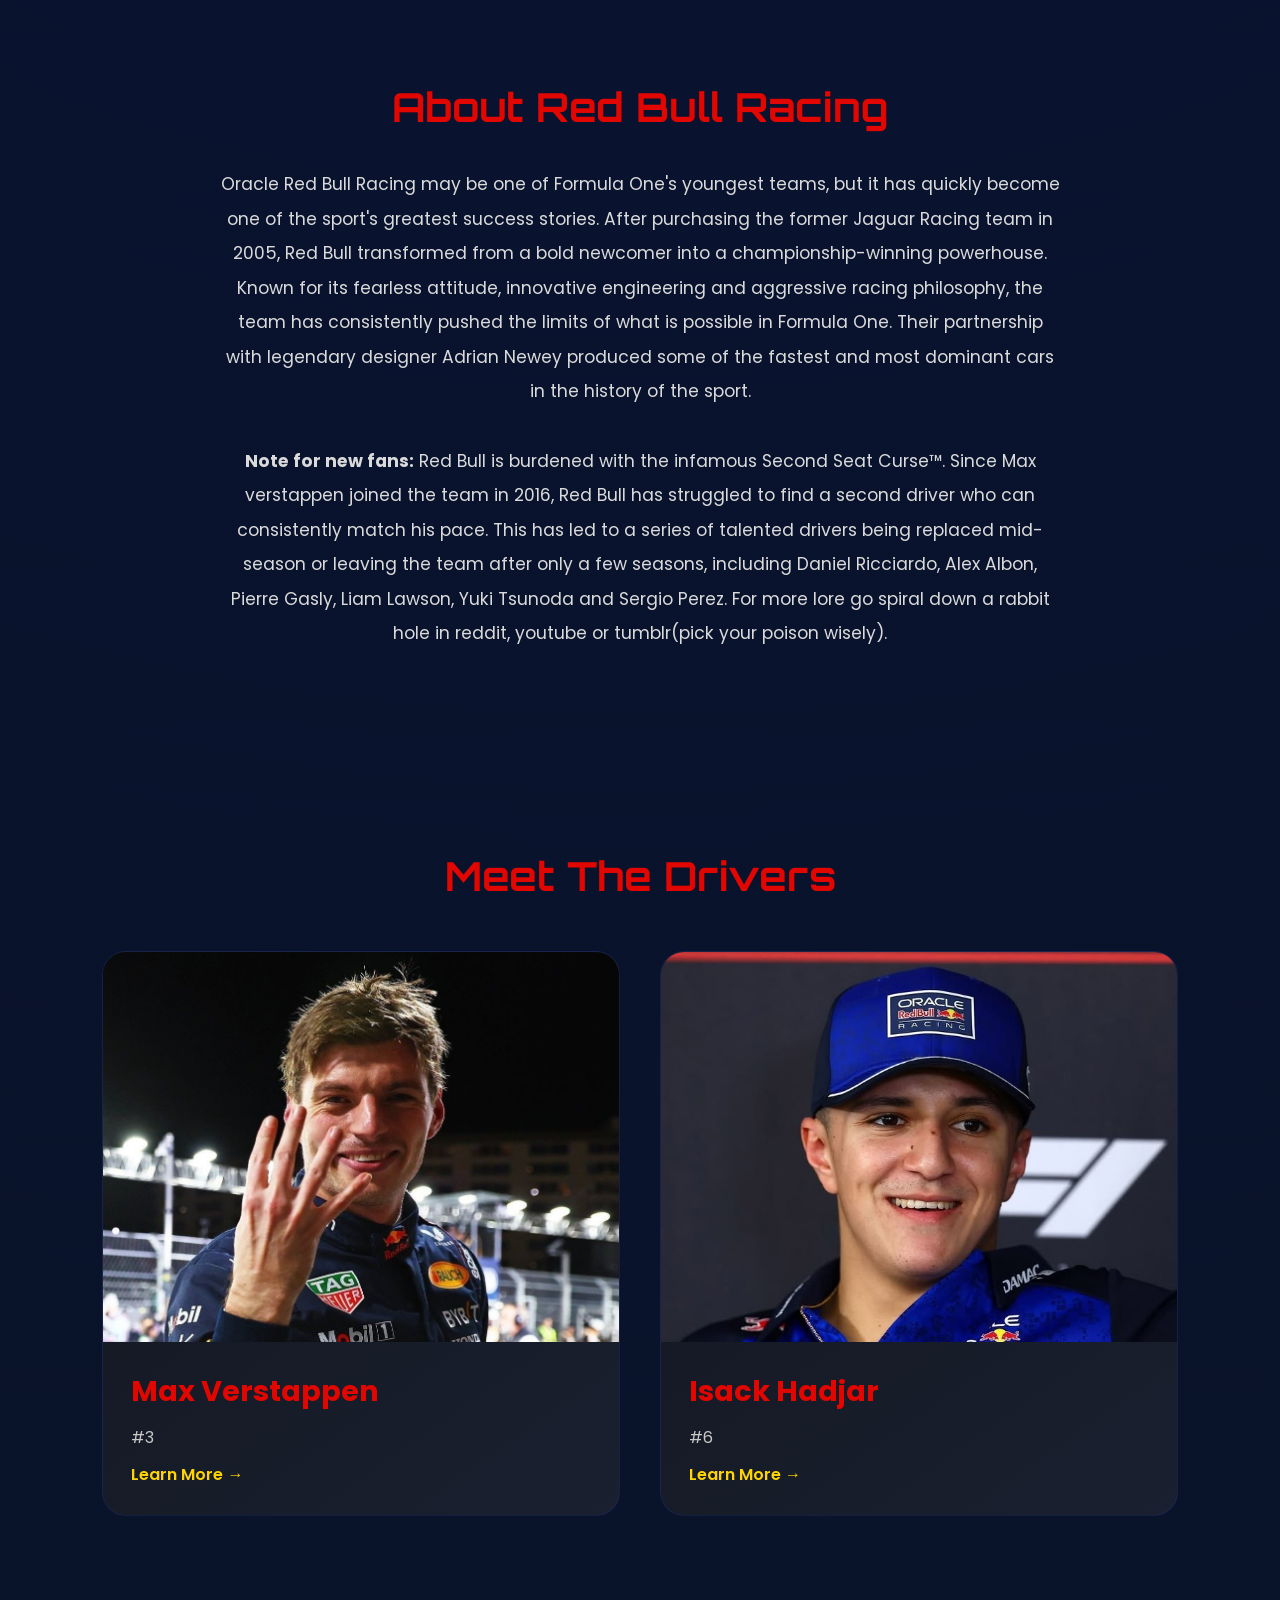
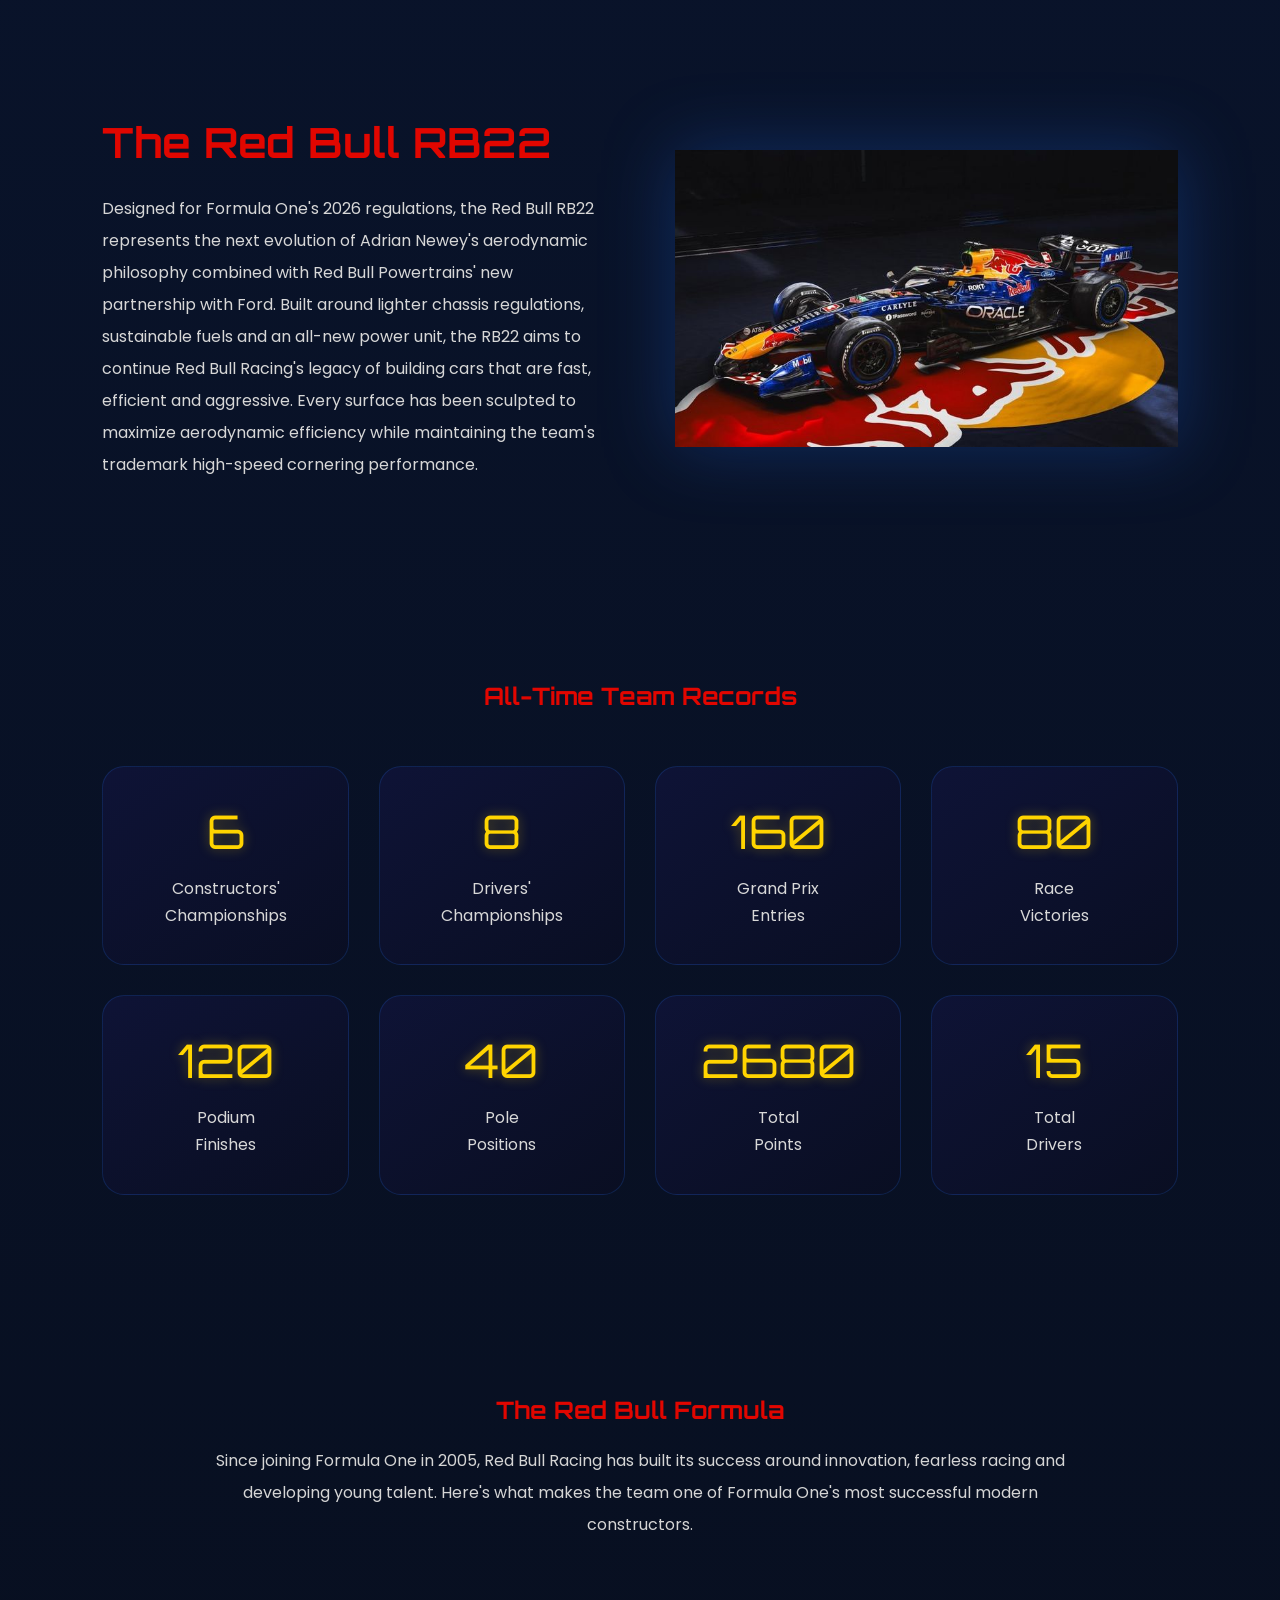
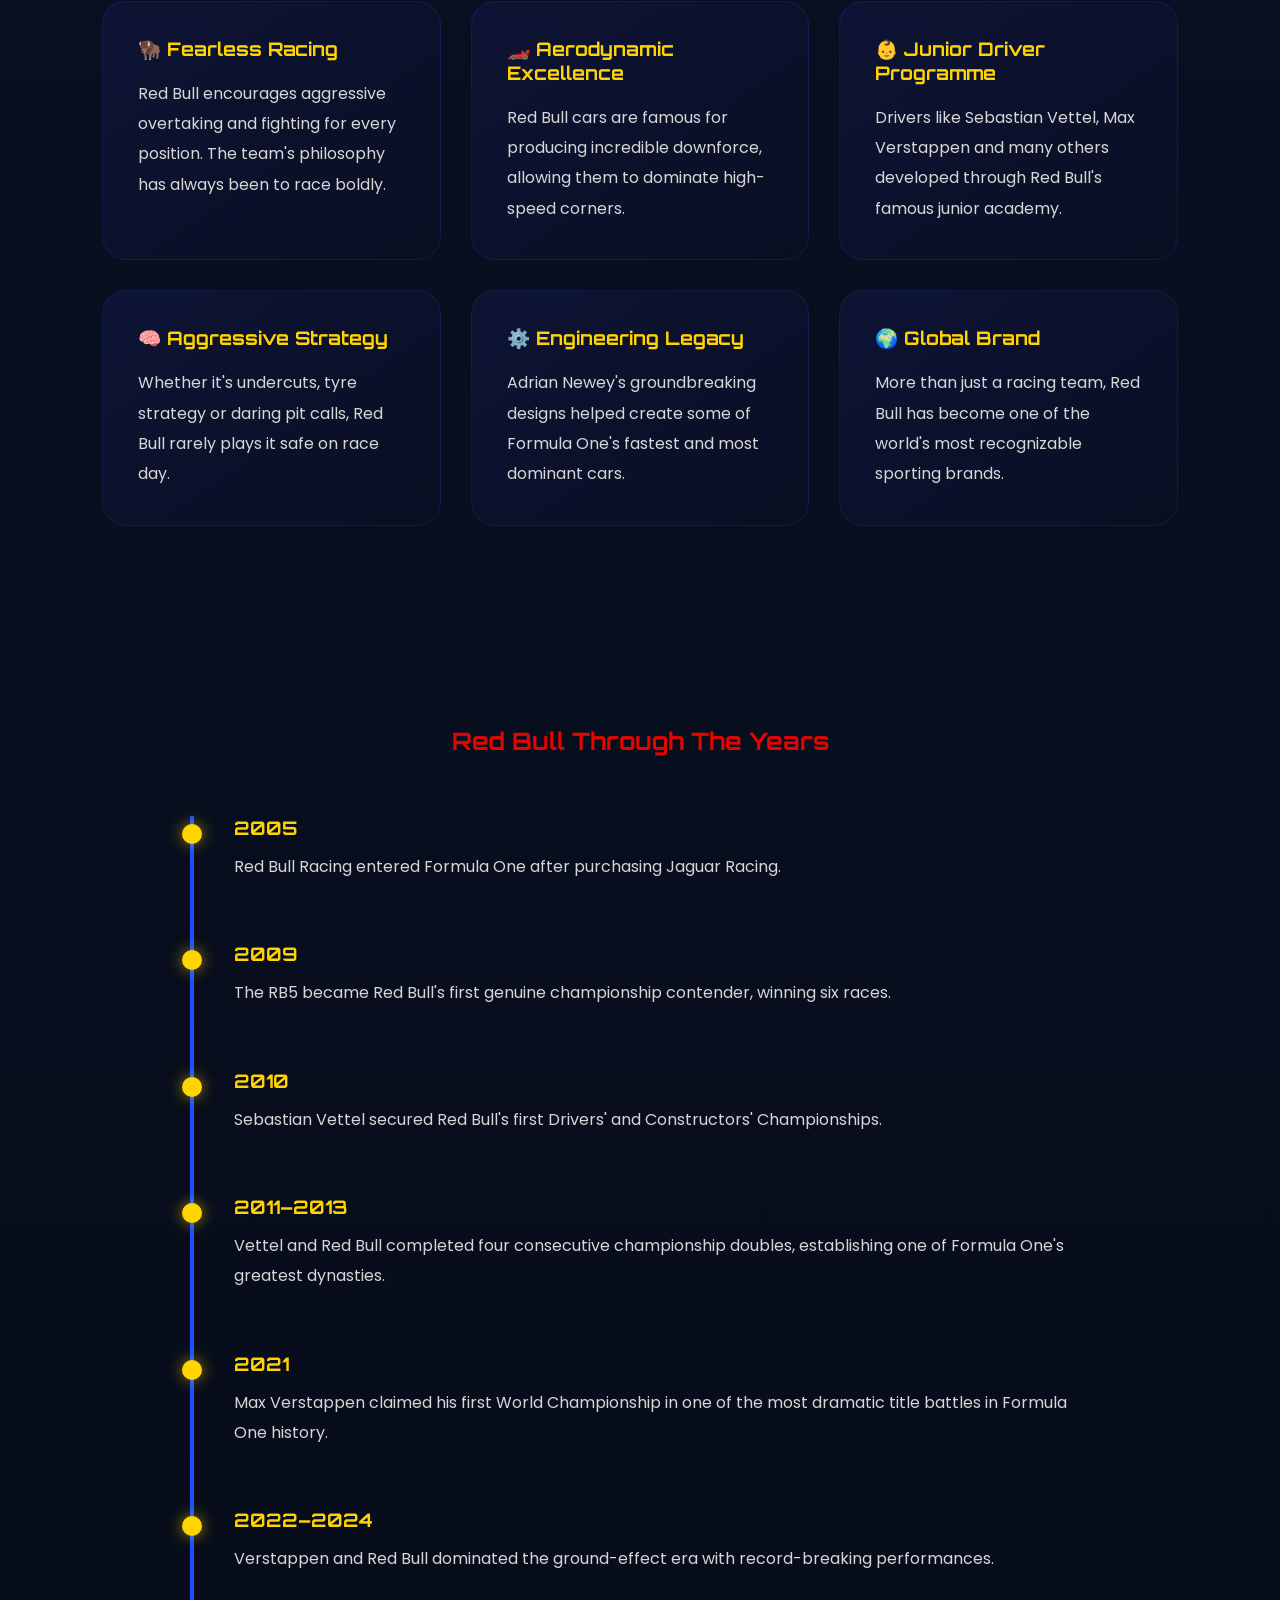
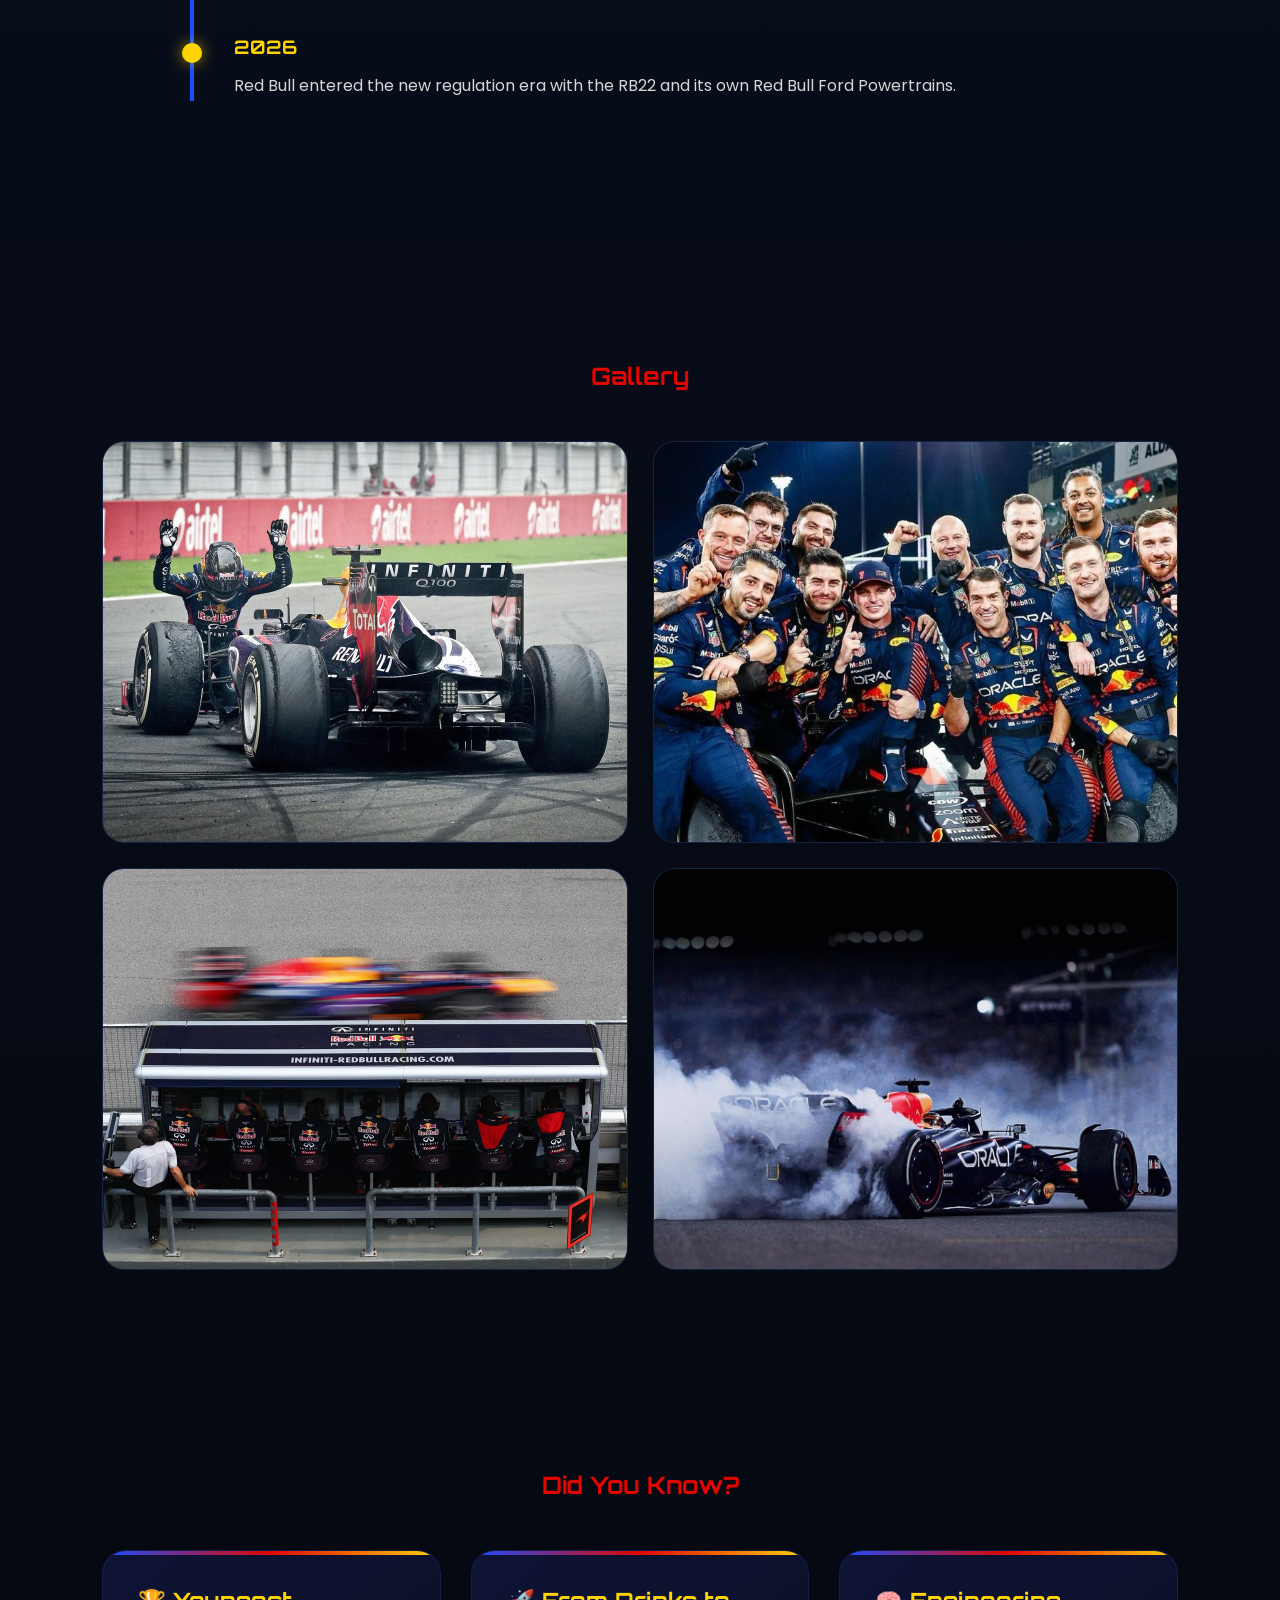
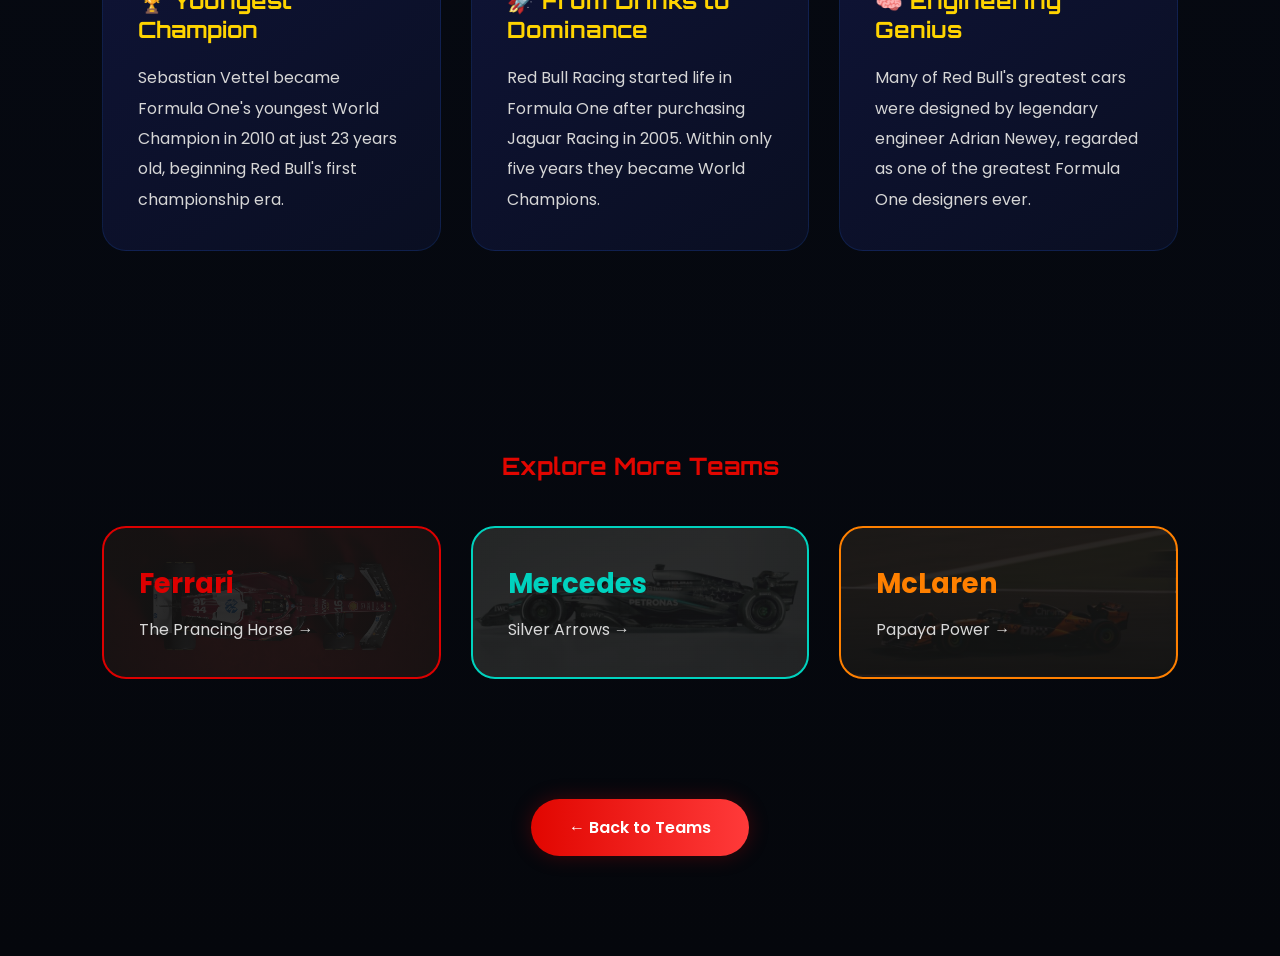
<file: teams/redbull.html>
<!DOCTYPE html>
<html lang="en">

<head>

     <meta charset="UTF-8">
     <meta name="viewport" content="width=device-width, initial-scale=1.0">

     <title>Oracle Red Bull Racing | F1 for Dummies</title>

     <link rel="stylesheet" href="css/redbull.css">

     <link rel="preconnect" href="https://fonts.googleapis.com">

     <link rel="preconnect" href="https://fonts.gstatic.com" crossorigin>

     <link href="https://fonts.googleapis.com/css2?family=Orbitron:wght@400;600;700&family=Poppins:wght@300;400;500;600&display=swap"
          rel="stylesheet">

</head>

<body>

     <!-- ================= NAVBAR ================= -->

     <nav>

          <div class="logo">
               F1 for Dummies
          </div>

          <ul>

               <li><a href="../index.html">Home</a></li>

               <li><a href="teams.html">Teams</a></li>

               <li><a href="../drivers/drivers.html">Drivers</a></li>

          </ul>

     </nav>

     <!-- ================= HERO ================= -->

     <section class="hero">

          <!-- Animated overlays handled in CSS -->

          <div class="hero-content">

               <h1>
                    ORACLE RED BULL RACING
               </h1>

               <h2 class="team-small">
                    Formula One Team
               </h2>

               <h3>
                    Giving You Wings
               </h3>

               <div class="hero-tags">

                    <span>🇦🇹 Austria</span>

                    <span>Founded 2005</span>

                    <span>Milton Keynes</span>

               </div>

          </div>

     </section>

     <!-- ================= OVERVIEW ================= -->

     <section class="overview">

          <div class="logo-card">

               <img src="../../images/redbull/logo.png" alt="Oracle Red Bull Racing Logo">

          </div>

          <div class="info-card">

               <h2>Team Overview</h2>

               <div class="info-grid">

                    <div>

                         <h4>Base</h4>

                         <p>Milton Keynes, United Kingdom</p>

                    </div>

                    <div>

                         <h4>Team Principal</h4>

                         <p>Christian Horner</p>

                    </div>

                    <div>

                         <h4>Power Unit</h4>

                         <p>Red Bull Powertrains Ford</p>

                    </div>

                    <div>

                         <h4>First Season</h4>

                         <p>2005</p>

                    </div>

                    <div>

                         <h4>Championships</h4>

                         <p>6 Constructors'</p>

                    </div>

                    <div>

                         <h4>Team Colours</h4>

                         <p>Blue • Red • Yellow</p>

                    </div>

               </div>

          </div>

     </section>

     <!-- ================= ABOUT ================= -->

     <section class="about-team">

          <h2>About Red Bull Racing</h2>

          <p>

               Oracle Red Bull Racing may be one of Formula One's youngest teams,
               but it has quickly become one of the sport's greatest success stories.
               After purchasing the former Jaguar Racing team in 2005, Red Bull
               transformed from a bold newcomer into a championship-winning powerhouse.

               Known for its fearless attitude, innovative engineering and aggressive
               racing philosophy, the team has consistently pushed the limits of what
               is possible in Formula One. Their partnership with legendary designer
               Adrian Newey produced some of the fastest and most dominant cars in the
               history of the sport.

               <br><br>

               <b>Note for new fans:</b> Red Bull is burdened with the infamous Second Seat Curse&trade;. 
               Since Max verstappen joined the team in 2016, Red Bull has struggled to find a second driver 
               who can consistently match his pace. This has led to a series of talented drivers being
               replaced mid-season or leaving the team after only a few seasons, 
               including Daniel Ricciardo, Alex Albon, Pierre Gasly, Liam Lawson, Yuki Tsunoda and Sergio Perez.
               For more lore go spiral down a rabbit hole in reddit, youtube or tumblr(pick your poison wisely).
          </p>

     </section>

     <!-- ================= DRIVERS ================= -->

     <section class="drivers">

          <h2>Meet The Drivers</h2>

          <div class="driver-grid">

               <!-- MAX -->

               <a href="../drivers/max-verstappen.html" class="driver-card">

                    <div class="driver-image">

                         <img src="../../images/redbull/verstappen.jpg" alt="Max Verstappen">

                    </div>

                    <div class="driver-content">

                         <h3>Max Verstappen</h3>

                         <p>#3</p>

                         <span>Learn More →</span>

                    </div>

               </a>

               <!-- HADJAR -->

               <a href="../drivers/isack-hadjar.html" class="driver-card">

                    <div class="driver-image">

                         <img src="../../images/redbull/hadjar.jpg" alt="Isack Hadjar">

                    </div>

                    <div class="driver-content">

                         <h3>Isack Hadjar</h3>

                         <p>#6</p>

                         <span>Learn More →</span>

                    </div>

               </a>

          </div>

     </section>

     <!-- ================= RB22 ================= -->

     <section class="car-section">

          <div class="car-text">

               <h2>The Red Bull RB22</h2>

               <p>

                    Designed for Formula One's 2026 regulations, the Red Bull RB22
                    represents the next evolution of Adrian Newey's aerodynamic philosophy
                    combined with Red Bull Powertrains' new partnership with Ford.

                    Built around lighter chassis regulations, sustainable fuels and an
                    all-new power unit, the RB22 aims to continue Red Bull Racing's legacy
                    of building cars that are fast, efficient and aggressive.

                    Every surface has been sculpted to maximize aerodynamic efficiency
                    while maintaining the team's trademark high-speed cornering performance.

               </p>

          </div>

          <div class="car-image">

               <img src="../../images/redbull/rb22.png" alt="Red Bull RB22">

          </div>

     </section>

     <!-- ================= TEAM RECORDS ================= -->

     <section class="records">

          <h2>All-Time Team Records</h2>

          <div class="record-grid">

               <div class="record-card">

                    <span class="counter" data-target="6">0</span>

                    <p>Constructors'<br>Championships</p>

               </div>

               <div class="record-card">

                    <span class="counter" data-target="8">0</span>

                    <p>Drivers'<br>Championships</p>

               </div>

               <div class="record-card">

                    <span class="counter" data-target="425">0</span>

                    <p>Grand Prix<br>Entries</p>

               </div>

               <div class="record-card">

                    <span class="counter" data-target="124">0</span>

                    <p>Race<br>Victories</p>

               </div>

               <div class="record-card">

                    <span class="counter" data-target="287">0</span>

                    <p>Podium<br>Finishes</p>

               </div>

               <div class="record-card">

                    <span class="counter" data-target="107">0</span>

                    <p>Pole<br>Positions</p>

               </div>

               <div class="record-card">

                    <span class="counter" data-target="7962">0</span>

                    <p>Total<br>Points</p>

               </div>

               <div class="record-card">

                    <span class="counter" data-target="15">0</span>

                    <p>Total<br>Drivers</p>

               </div>

          </div>

     </section>

     <!-- ================= RED BULL FORMULA ================= -->

     <section class="formula">

          <h2>The Red Bull Formula</h2>

          <p class="formula-intro">

               Since joining Formula One in 2005, Red Bull Racing has built its success
               around innovation, fearless racing and developing young talent.
               Here's what makes the team one of Formula One's most successful modern constructors.

          </p>

          <div class="formula-grid">

               <div class="formula-card">

                    <h3>🦬 Fearless Racing</h3>

                    <p>

                         Red Bull encourages aggressive overtaking and fighting for every
                         position. The team's philosophy has always been to race boldly.

                    </p>

               </div>

               <div class="formula-card">

                    <h3>🏎️ Aerodynamic Excellence</h3>

                    <p>

                         Red Bull cars are famous for producing incredible downforce,
                         allowing them to dominate high-speed corners.

                    </p>

               </div>

               <div class="formula-card">

                    <h3>👶 Junior Driver Programme</h3>

                    <p>

                         Drivers like Sebastian Vettel, Max Verstappen and many others
                         developed through Red Bull's famous junior academy.

                    </p>

               </div>

               <div class="formula-card">

                    <h3>🧠 Aggressive Strategy</h3>

                    <p>

                         Whether it's undercuts, tyre strategy or daring pit calls,
                         Red Bull rarely plays it safe on race day.

                    </p>

               </div>

               <div class="formula-card">

                    <h3>⚙️ Engineering Legacy</h3>

                    <p>

                         Adrian Newey's groundbreaking designs helped create some of
                         Formula One's fastest and most dominant cars.

                    </p>

               </div>

               <div class="formula-card">

                    <h3>🌍 Global Brand</h3>

                    <p>

                         More than just a racing team, Red Bull has become one of the
                         world's most recognizable sporting brands.

                    </p>

               </div>

          </div>

     </section>

     <!-- ================= TIMELINE ================= -->

     <section class="timeline">

          <h2>Red Bull Through The Years</h2>

          <div class="timeline-container">

               <div class="timeline-item">

                    <h3>2005</h3>

                    <p>

                         Red Bull Racing entered Formula One after purchasing Jaguar Racing.

                    </p>

               </div>

               <div class="timeline-item">

                    <h3>2009</h3>

                    <p>

                         The RB5 became Red Bull's first genuine championship contender,
                         winning six races.

                    </p>

               </div>

               <div class="timeline-item">

                    <h3>2010</h3>

                    <p>

                         Sebastian Vettel secured Red Bull's first Drivers' and
                         Constructors' Championships.

                    </p>

               </div>

               <div class="timeline-item">

                    <h3>2011–2013</h3>

                    <p>

                         Vettel and Red Bull completed four consecutive championship doubles,
                         establishing one of Formula One's greatest dynasties.

                    </p>

               </div>

               <div class="timeline-item">

                    <h3>2021</h3>

                    <p>

                         Max Verstappen claimed his first World Championship in one of the
                         most dramatic title battles in Formula One history.

                    </p>

               </div>

               <div class="timeline-item">

                    <h3>2022–2024</h3>

                    <p>

                         Verstappen and Red Bull dominated the ground-effect era with
                         record-breaking performances.

                    </p>

               </div>

               <div class="timeline-item">

                    <h3>2026</h3>

                    <p>

                         Red Bull entered the new regulation era with the RB22 and its own
                         Red Bull Ford Powertrains.

                    </p>

               </div>

          </div>

     </section>

     <!-- ================= GALLERY ================= -->

     <section class="gallery">

          <h2>Gallery</h2>

          <div class="gallery-grid">

               <div class="gallery-item">
                    <img src="../../images/redbull/gallery1.jpg" alt="Red Bull RB22">
               </div>

               <div class="gallery-item">
                    <img src="../../images/redbull/gallery2.jpg" alt="Pit Crew">
               </div>

               <div class="gallery-item">
                    <img src="../../images/redbull/gallery3.jpg" alt="Victory Celebration">
               </div>

               <div class="gallery-item">
                    <img src="../../images/redbull/gallery4.jpg" alt="Red Bull Garage">
               </div>

          </div>

     </section>

     <!-- ================= DID YOU KNOW ================= -->

     <section class="facts">

          <h2>Did You Know?</h2>

          <div class="fact-grid">

               <div class="fact-card">

                    <h3>🏆 Youngest Champion</h3>

                    <p>

                         Sebastian Vettel became Formula One's youngest World Champion in
                         2010 at just 23 years old, beginning Red Bull's first championship era.

                    </p>

               </div>

               <div class="fact-card">

                    <h3>🚀 From Drinks to Dominance</h3>

                    <p>

                         Red Bull Racing started life in Formula One after purchasing
                         Jaguar Racing in 2005. Within only five years they became World Champions.

                    </p>

               </div>

               <div class="fact-card">

                    <h3>🧠 Engineering Genius</h3>

                    <p>

                         Many of Red Bull's greatest cars were designed by legendary engineer
                         Adrian Newey, regarded as one of the greatest Formula One designers ever.

                    </p>

               </div>

          </div>

     </section>

     <!-- ================= RELATED TEAMS ================= -->

     <section class="related">

          <h2>Explore More Teams</h2>

          <div class="related-grid">

               <a href="ferrari.html" class="related-card ferrari-card">

                    <h3>Ferrari</h3>

                    <p>The Prancing Horse →</p>

               </a>

               <a href="mercedes.html" class="related-card mercedes-card">

                    <h3>Mercedes</h3>

                    <p>Silver Arrows →</p>

               </a>

               <a href="mclaren.html" class="related-card mclaren-card">

                    <h3>McLaren</h3>

                    <p>Papaya Power →</p>

               </a>

          </div>

     </section>

     <!-- ================= BACK BUTTON ================= -->

     <section class="back-section">

          <a href="teams.html" class="back-btn">

               ← Back to Teams

          </a>

     </section>

     <!-- ================= JAVASCRIPT ================= -->

     <script src="js/team.js"></script>

</body>

</html>
</file>
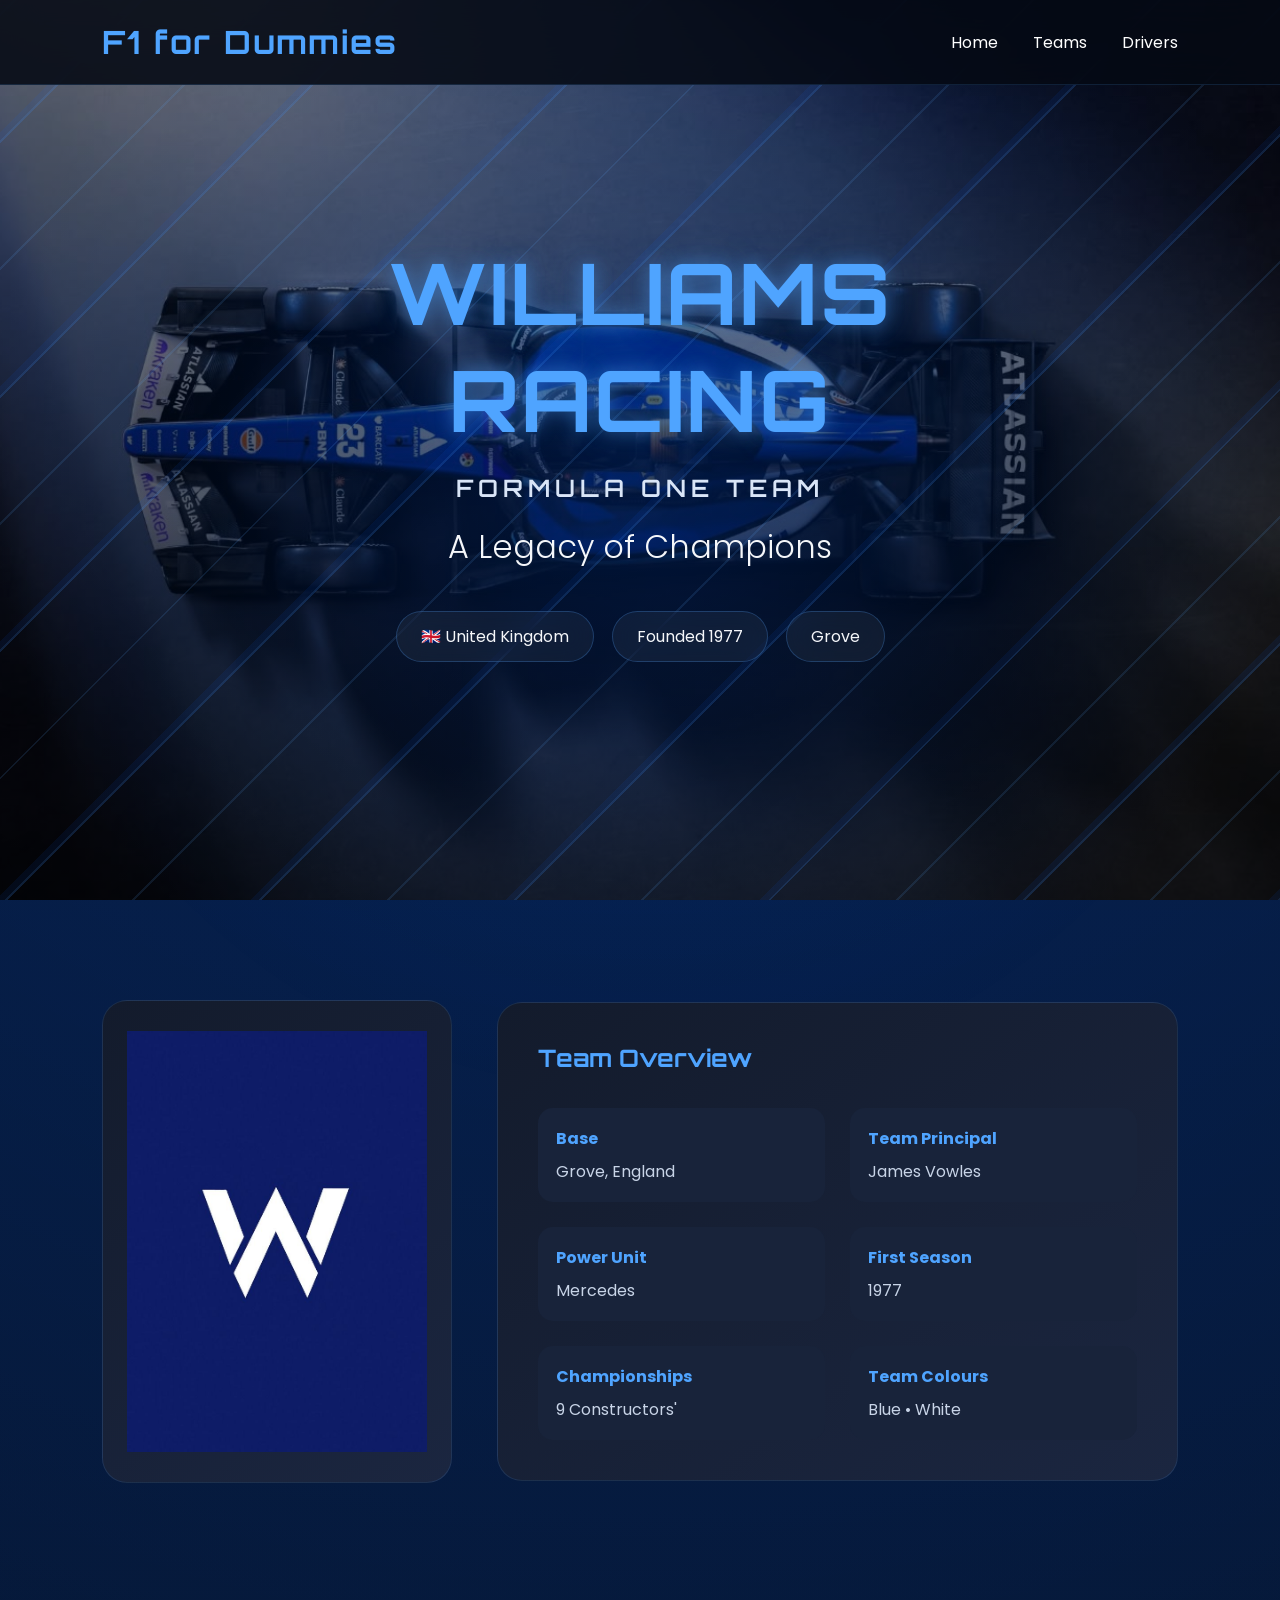
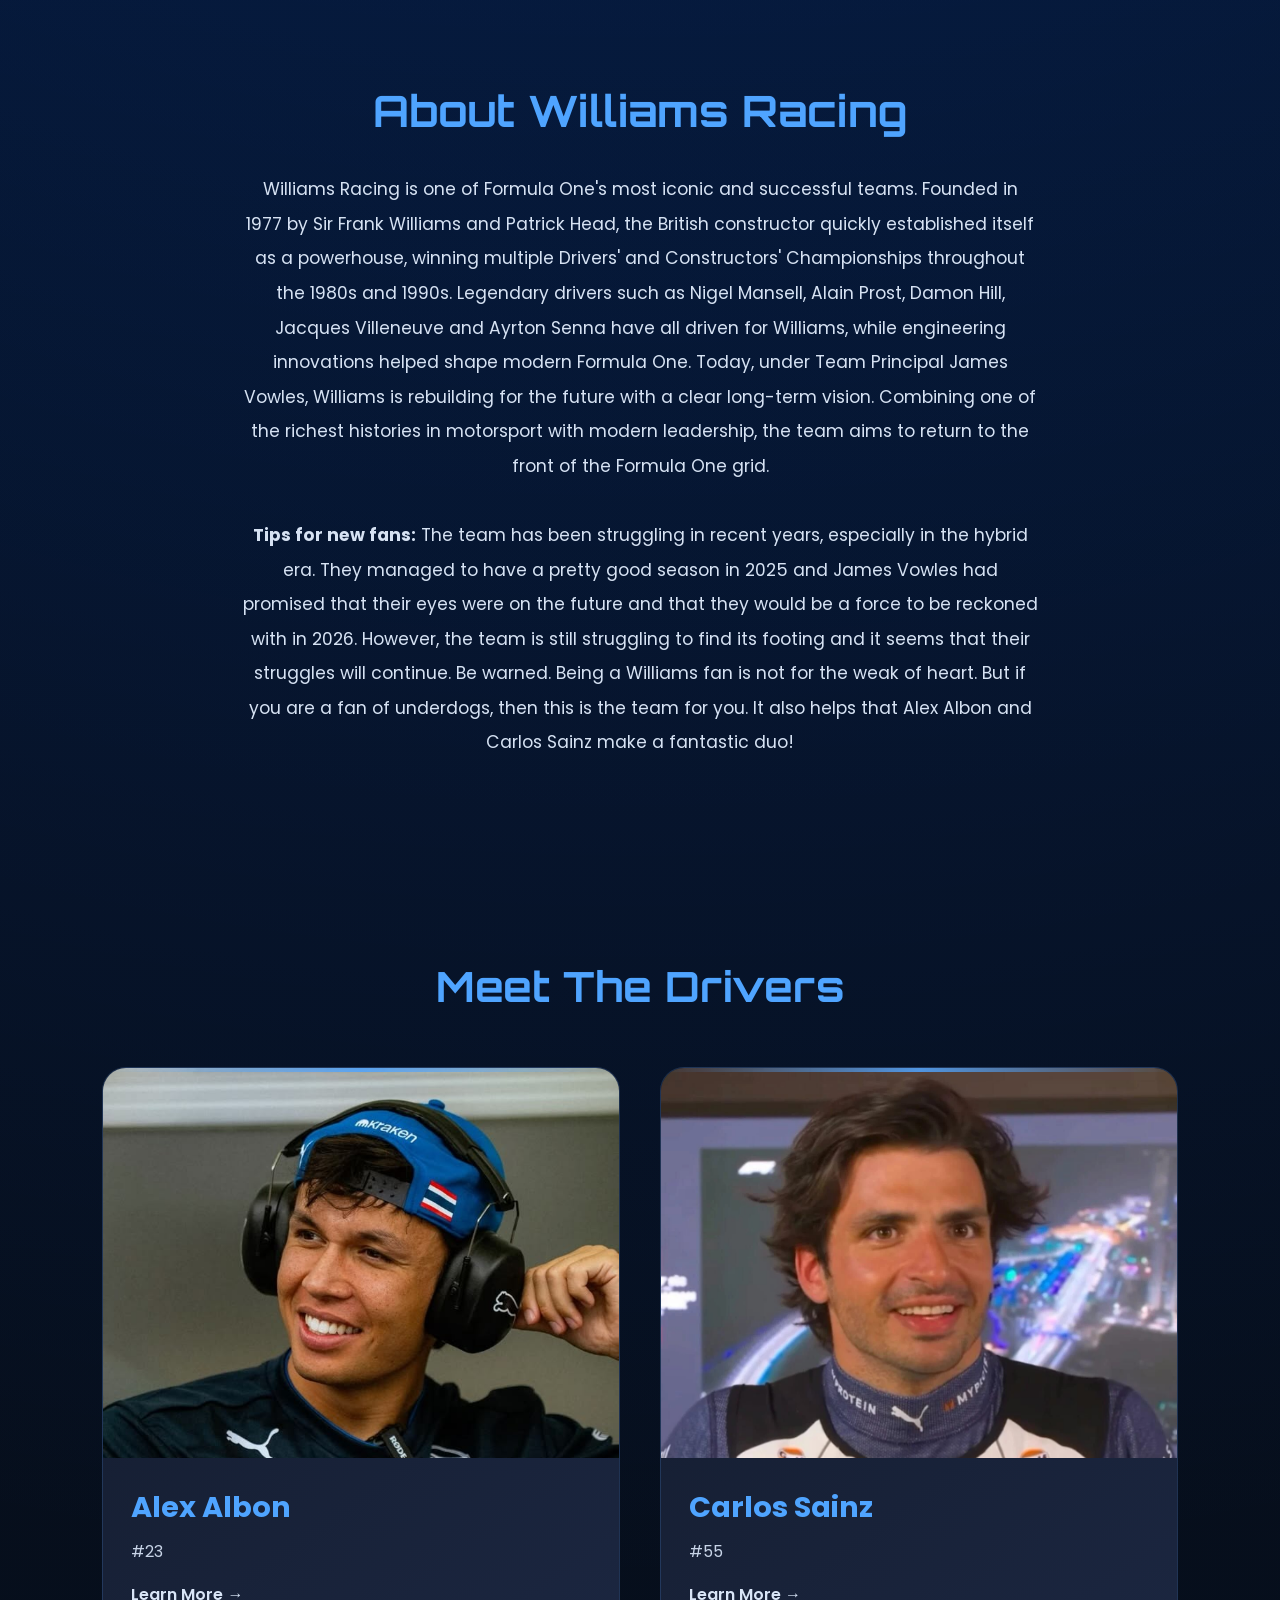
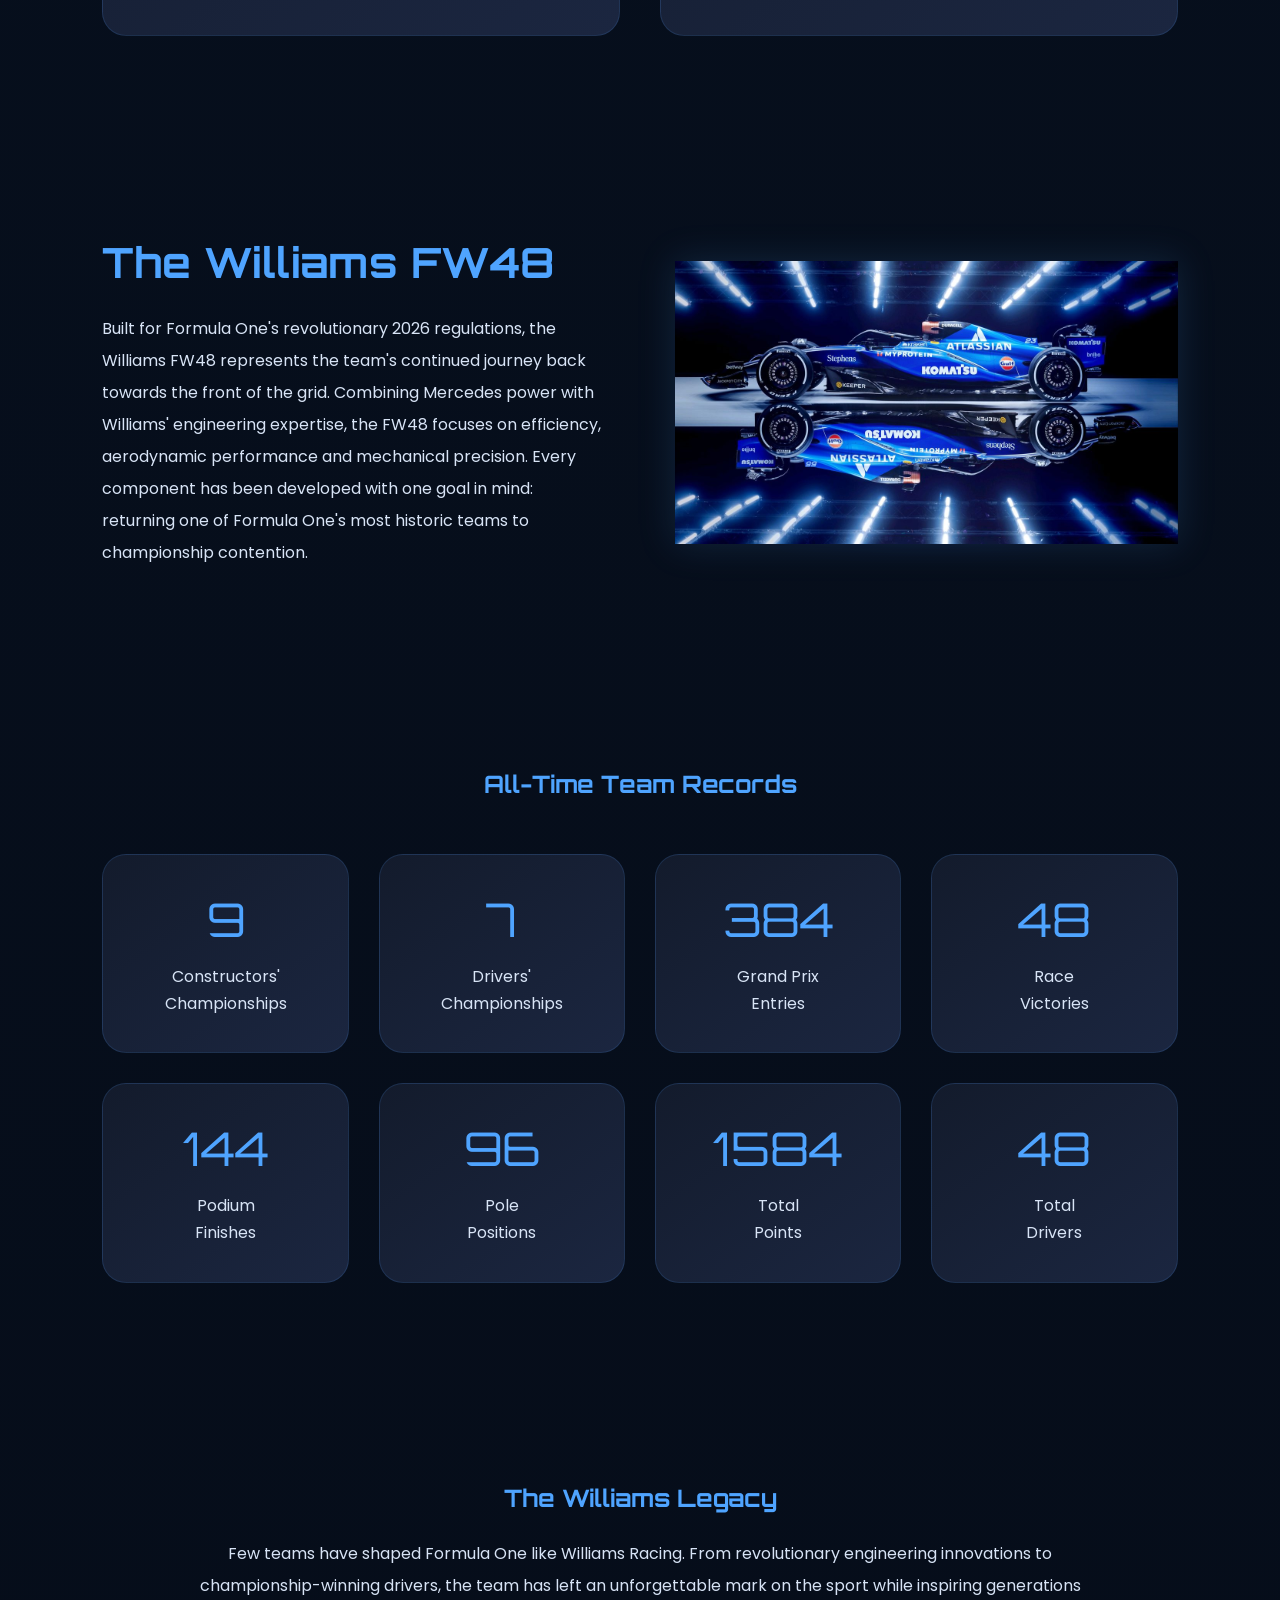
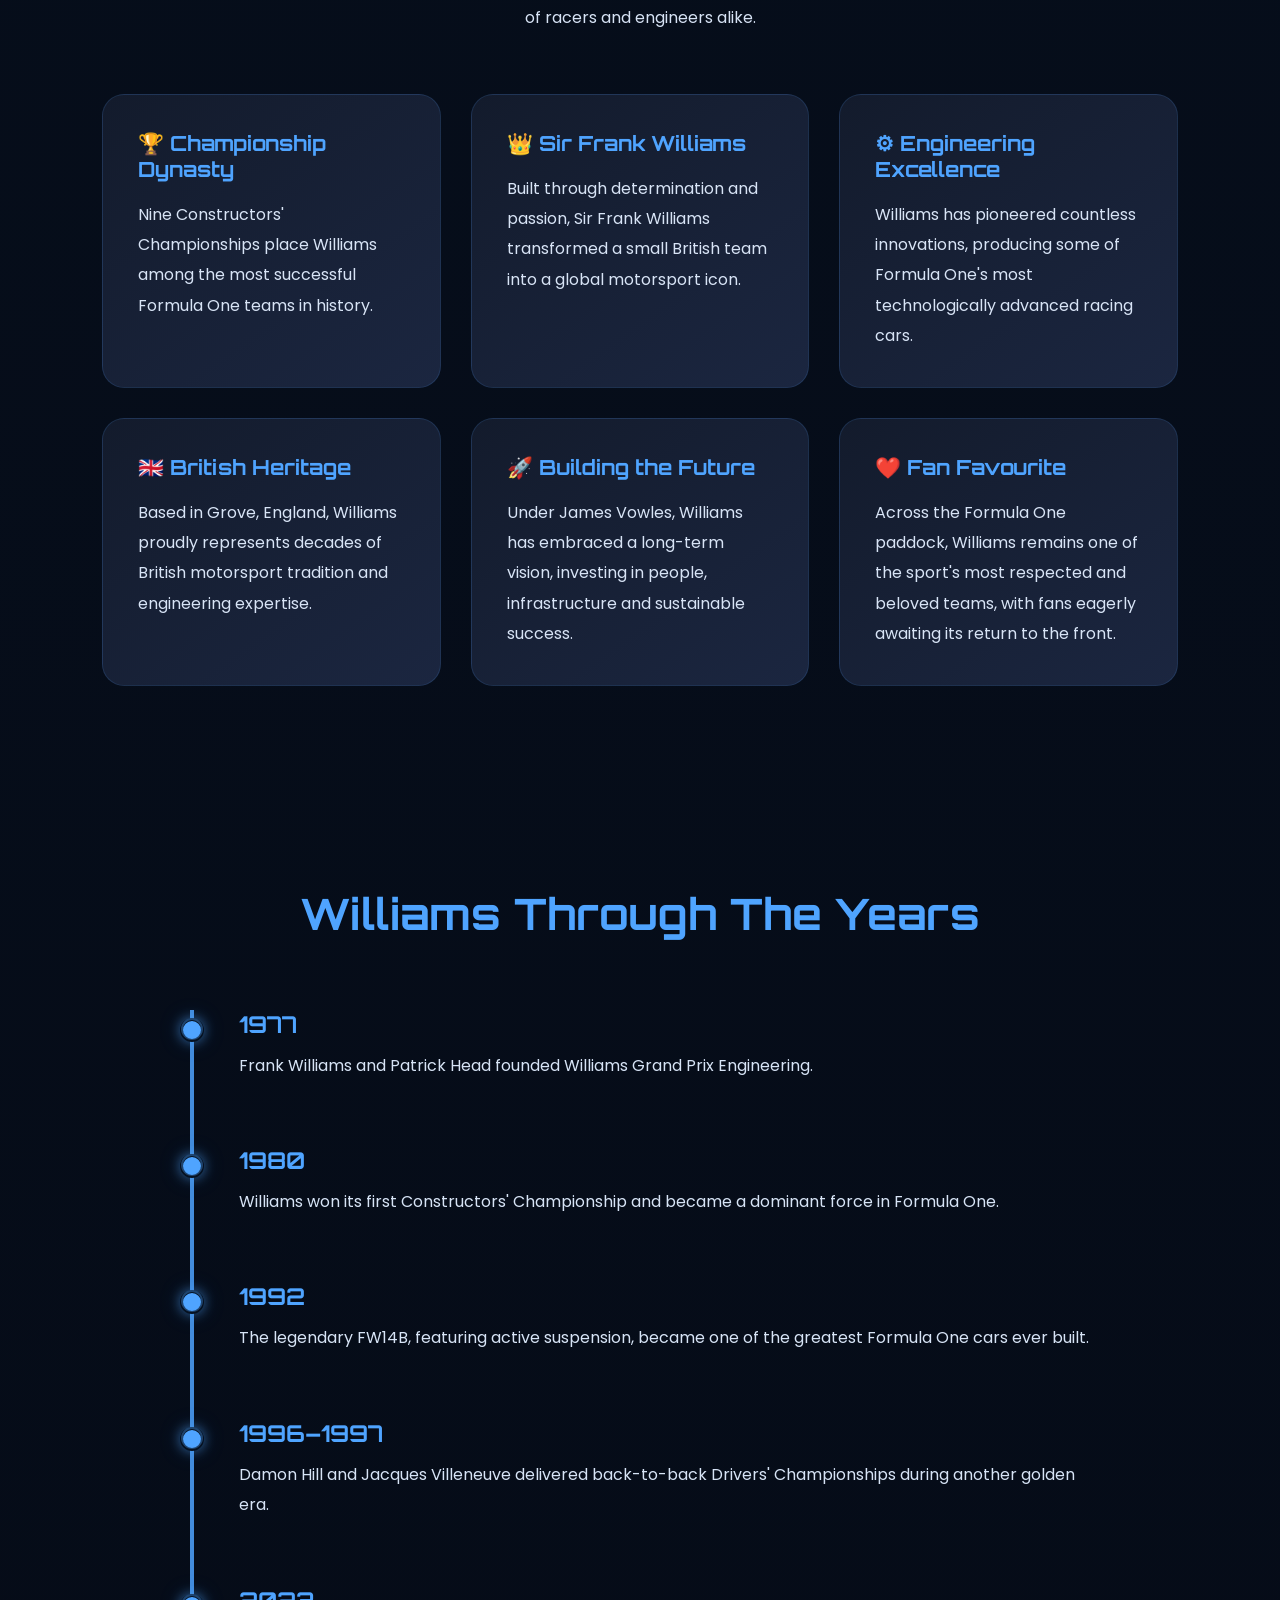
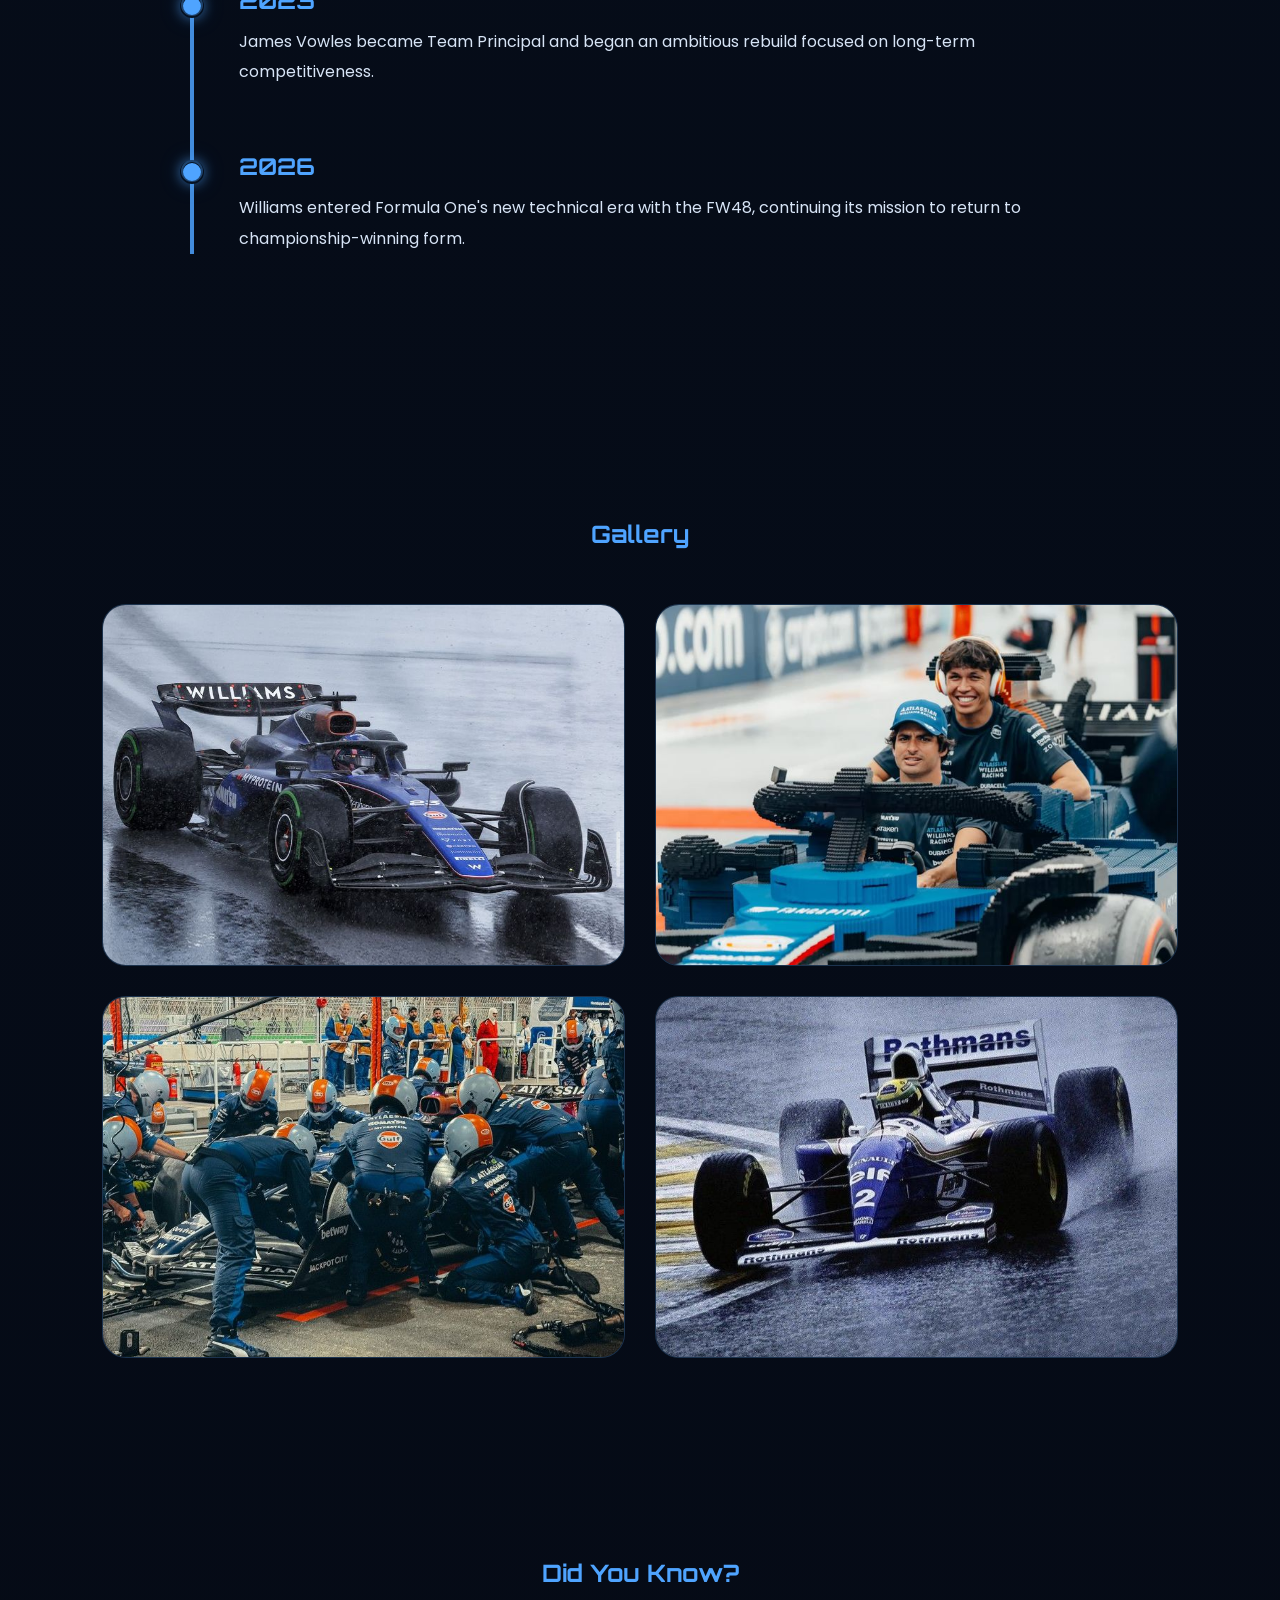
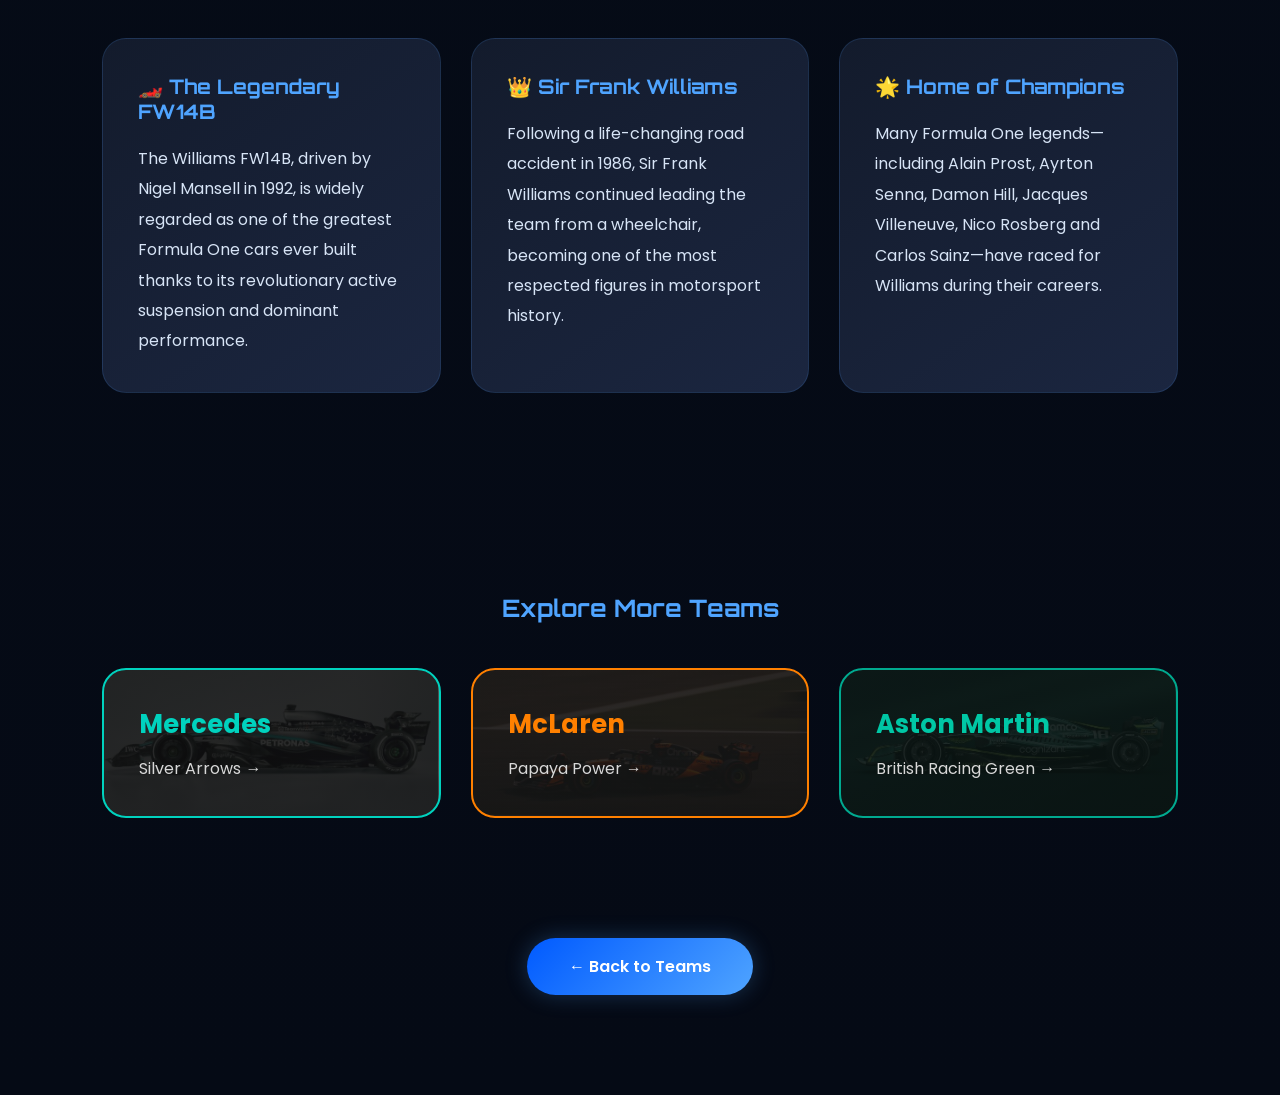
<file: teams/williams.html>
<!DOCTYPE html>
<html lang="en">

<head>

    <meta charset="UTF-8">
    <meta name="viewport" content="width=device-width, initial-scale=1.0">

    <title>Williams Racing | F1 for Dummies</title>

    <link rel="stylesheet" href="css/williams.css">

    <link rel="preconnect" href="https://fonts.googleapis.com">

    <link rel="preconnect" href="https://fonts.gstatic.com" crossorigin>

    <link href="https://fonts.googleapis.com/css2?family=Orbitron:wght@400;600;700&family=Poppins:wght@300;400;500;600&display=swap"
        rel="stylesheet">

</head>

<body>

    <!-- ================= NAVBAR ================= -->

    <nav>

        <div class="logo">

            F1 for Dummies

        </div>

        <ul>

            <li><a href="../index.html">Home</a></li>

            <li><a href="teams.html">Teams</a></li>

            <li><a href="../drivers/drivers.html">Drivers</a></li>

        </ul>

    </nav>

    <!-- ================= HERO ================= -->

    <section class="hero">

        <div class="overlay"></div>

        <div class="hero-content">

            <h1>

                WILLIAMS RACING

            </h1>

            <h2 class="team-small">

                Formula One Team

            </h2>

            <h3>

                A Legacy of Champions

            </h3>

            <div class="hero-tags">

                <span>🇬🇧 United Kingdom</span>

                <span>Founded 1977</span>

                <span>Grove</span>

            </div>

        </div>

    </section>

    <!-- ================= OVERVIEW ================= -->

    <section class="overview">

        <div class="logo-card">

            <img src="../../images/williams/logo.png"
                alt="Williams Racing Logo">

        </div>

        <div class="info-card">

            <h2>Team Overview</h2>

            <div class="info-grid">

                <div>

                    <h4>Base</h4>

                    <p>Grove, England</p>

                </div>

                <div>

                    <h4>Team Principal</h4>

                    <p>James Vowles</p>

                </div>

                <div>

                    <h4>Power Unit</h4>

                    <p>Mercedes</p>

                </div>

                <div>

                    <h4>First Season</h4>

                    <p>1977</p>

                </div>

                <div>

                    <h4>Championships</h4>

                    <p>9 Constructors'</p>

                </div>

                <div>

                    <h4>Team Colours</h4>

                    <p>Blue • White</p>

                </div>

            </div>

        </div>

    </section>

    <!-- ================= ABOUT ================= -->

    <section class="about-team">

        <h2>About Williams Racing</h2>

        <p>

            Williams Racing is one of Formula One's most iconic and successful
            teams. Founded in 1977 by Sir Frank Williams and Patrick Head,
            the British constructor quickly established itself as a powerhouse,
            winning multiple Drivers' and Constructors' Championships throughout
            the 1980s and 1990s.

            Legendary drivers such as Nigel Mansell, Alain Prost, Damon Hill,
            Jacques Villeneuve and Ayrton Senna have all driven for Williams,
            while engineering innovations helped shape modern Formula One.

            Today, under Team Principal James Vowles, Williams is rebuilding for
            the future with a clear long-term vision. Combining one of the richest
            histories in motorsport with modern leadership, the team aims to
            return to the front of the Formula One grid.

            <br><br>

            <strong> Tips for new fans:</strong>
            The team has been struggling in recent years, especially in the hybrid era.
            They managed to have a pretty good season in 2025 and James Vowles had promised
            that their eyes were on the future and that they would be a force to be reckoned with in 2026. 
            However, the team is still struggling to find its footing and it seems that their struggles will continue.
            Be warned. Being a Williams fan is not for the weak of heart. But if you are a fan of underdogs, 
            then this is the team for you. It also helps that Alex Albon and Carlos Sainz make a fantastic duo!

        </p>

    </section>

    <!-- ================= DRIVERS ================= -->

    <section class="drivers">

        <h2>Meet The Drivers</h2>

        <div class="driver-grid">

            <a href="../drivers/alex-albon.html"
                class="driver-card">

                <div class="driver-image">

                    <img src="../../images/williams/albon.jpg"
                        alt="Alex Albon">

                </div>

                <div class="driver-content">

                    <h3>Alex Albon</h3>

                    <p>#23</p>

                    <span>Learn More →</span>

                </div>

            </a>

            <a href="../drivers/carlos-sainz.html"
                class="driver-card">

                <div class="driver-image">

                    <img src="../../images/williams/sainz.jpg"
                        alt="Carlos Sainz">

                </div>

                <div class="driver-content">

                    <h3>Carlos Sainz</h3>

                    <p>#55</p>

                    <span>Learn More →</span>

                </div>

            </a>

        </div>

    </section>

    <!-- ================= THE CAR ================= -->

<section class="car-section">

    <div class="car-text">

        <h2>The Williams FW48</h2>

        <p>

            Built for Formula One's revolutionary 2026 regulations, the Williams
            FW48 represents the team's continued journey back towards the front
            of the grid.

            Combining Mercedes power with Williams' engineering expertise, the
            FW48 focuses on efficiency, aerodynamic performance and mechanical
            precision. Every component has been developed with one goal in mind:
            returning one of Formula One's most historic teams to championship
            contention.

        </p>

    </div>

    <div class="car-image">

        <img src="../../images/williams/fw48.png"
            alt="Williams FW48">

    </div>

</section>

<!-- ================= TEAM RECORDS ================= -->

<section class="records">

    <h2>All-Time Team Records</h2>

    <div class="record-grid">

        <div class="record-card">

            <span class="counter" data-target="9">0</span>

            <p>Constructors'<br>Championships</p>

        </div>

        <div class="record-card">

            <span class="counter" data-target="7">0</span>

            <p>Drivers'<br>Championships</p>

        </div>

        <div class="record-card">

            <span class="counter" data-target="863">0</span>

            <p>Grand Prix<br>Entries</p>

        </div>

        <div class="record-card">

            <span class="counter" data-target="114">0</span>

            <p>Race<br>Victories</p>

        </div>

        <div class="record-card">

            <span class="counter" data-target="313">0</span>

            <p>Podium<br>Finishes</p>

        </div>

        <div class="record-card">

            <span class="counter" data-target="128">0</span>

            <p>Pole<br>Positions</p>

        </div>

        <div class="record-card">

            <span class="counter" data-target="3912">0</span>

            <p>Total<br>Points</p>

        </div>

        <div class="record-card">

            <span class="counter" data-target="65">0</span>

            <p>Total<br>Drivers</p>

        </div>

    </div>

</section>

<!-- ================= THE WILLIAMS LEGACY ================= -->

<section class="legacy">

    <h2>The Williams Legacy</h2>

    <p class="legacy-intro">

        Few teams have shaped Formula One like Williams Racing.
        From revolutionary engineering innovations to championship-winning
        drivers, the team has left an unforgettable mark on the sport while
        inspiring generations of racers and engineers alike.

    </p>

    <div class="legacy-grid">

        <div class="legacy-card">

            <h3>🏆 Championship Dynasty</h3>

            <p>

                Nine Constructors' Championships place Williams among the most
                successful Formula One teams in history.

            </p>

        </div>

        <div class="legacy-card">

            <h3>👑 Sir Frank Williams</h3>

            <p>

                Built through determination and passion, Sir Frank Williams
                transformed a small British team into a global motorsport icon.

            </p>

        </div>

        <div class="legacy-card">

            <h3>⚙ Engineering Excellence</h3>

            <p>

                Williams has pioneered countless innovations, producing some of
                Formula One's most technologically advanced racing cars.

            </p>

        </div>

        <div class="legacy-card">

            <h3>🇬🇧 British Heritage</h3>

            <p>

                Based in Grove, England, Williams proudly represents decades of
                British motorsport tradition and engineering expertise.

            </p>

        </div>

        <div class="legacy-card">

            <h3>🚀 Building the Future</h3>

            <p>

                Under James Vowles, Williams has embraced a long-term vision,
                investing in people, infrastructure and sustainable success.

            </p>

        </div>

        <div class="legacy-card">

            <h3>❤️ Fan Favourite</h3>

            <p>

                Across the Formula One paddock, Williams remains one of the
                sport's most respected and beloved teams, with fans eagerly
                awaiting its return to the front.

            </p>

        </div>

    </div>

</section>

<!-- ================= TIMELINE ================= -->

<section class="timeline">

    <h2>Williams Through The Years</h2>

    <div class="timeline-container">

        <div class="timeline-item">

            <h3>1977</h3>

            <p>

                Frank Williams and Patrick Head founded Williams Grand Prix
                Engineering.

            </p>

        </div>

        <div class="timeline-item">

            <h3>1980</h3>

            <p>

                Williams won its first Constructors' Championship and became a
                dominant force in Formula One.

            </p>

        </div>

        <div class="timeline-item">

            <h3>1992</h3>

            <p>

                The legendary FW14B, featuring active suspension, became one of
                the greatest Formula One cars ever built.

            </p>

        </div>

        <div class="timeline-item">

            <h3>1996–1997</h3>

            <p>

                Damon Hill and Jacques Villeneuve delivered back-to-back Drivers'
                Championships during another golden era.

            </p>

        </div>

        <div class="timeline-item">

            <h3>2023</h3>

            <p>

                James Vowles became Team Principal and began an ambitious rebuild
                focused on long-term competitiveness.

            </p>

        </div>

        <div class="timeline-item">

            <h3>2026</h3>

            <p>

                Williams entered Formula One's new technical era with the FW48,
                continuing its mission to return to championship-winning form.

            </p>

        </div>

    </div>

</section>


<!-- ================= GALLERY ================= -->

<section class="gallery">

    <h2>Gallery</h2>

    <div class="gallery-grid">

        <div class="gallery-item">

            <img src="../../images/williams/gallery1.jpg"
                alt="Williams FW48">

        </div>

        <div class="gallery-item">

            <img src="../../images/williams/gallery2.jpg"
                alt="Williams Garage">

        </div>

        <div class="gallery-item">

            <img src="../../images/williams/gallery3.jpg"
                alt="Historic Williams Car">

        </div>

        <div class="gallery-item">

            <img src="../../images/williams/gallery4.jpg"
                alt="Williams Drivers">

        </div>

    </div>

</section>

<!-- ================= DID YOU KNOW ================= -->

<section class="facts">

    <h2>Did You Know?</h2>

    <div class="fact-grid">

        <div class="fact-card">

            <h3>🏎️ The Legendary FW14B</h3>

            <p>

                The Williams FW14B, driven by Nigel Mansell in 1992,
                is widely regarded as one of the greatest Formula One
                cars ever built thanks to its revolutionary active
                suspension and dominant performance.

            </p>

        </div>

        <div class="fact-card">

            <h3>👑 Sir Frank Williams</h3>

            <p>

                Following a life-changing road accident in 1986,
                Sir Frank Williams continued leading the team from
                a wheelchair, becoming one of the most respected
                figures in motorsport history.

            </p>

        </div>

        <div class="fact-card">

            <h3>🌟 Home of Champions</h3>

            <p>

                Many Formula One legends—including Alain Prost,
                Ayrton Senna, Damon Hill, Jacques Villeneuve,
                Nico Rosberg and Carlos Sainz—have raced for
                Williams during their careers.

            </p>

        </div>

    </div>

</section>

<!-- ================= RELATED TEAMS ================= -->

<section class="related">

    <h2>Explore More Teams</h2>

    <div class="related-grid">

        <a href="mercedes.html"
            class="related-card mercedes-card">

            <h3>Mercedes</h3>

            <p>Silver Arrows →</p>

        </a>

        <a href="mclaren.html"
            class="related-card mclaren-card">

            <h3>McLaren</h3>

            <p>Papaya Power →</p>

        </a>

        <a href="astonmartin.html"
            class="related-card aston-card">

            <h3>Aston Martin</h3>

            <p>British Racing Green →</p>

        </a>

    </div>

</section>

<!-- ================= BACK BUTTON ================= -->

<section class="back-section">

    <a href="teams.html"
        class="back-btn">

        ← Back to Teams

    </a>

</section>

<script src="js/team.js"></script>

</body>

</html>
</file>
<file: css/style.css>
*{
    margin:0;
    padding:0;
    box-sizing:border-box;
    scroll-behavior:smooth;
}

body{
    font-family:'Poppins',sans-serif;
    background:#0D0D0D;
    color:white;
}

/* =====================
   NAVBAR
===================== */

nav{
    background:#111;
    padding:20px 8%;
    display:flex;
    justify-content:space-between;
    align-items:center;
    position:sticky;
    top:0;
    z-index:1000;
}

.logo{
    color:#E10600;
    font-size:2rem;
    font-family:'Orbitron',sans-serif;
    font-weight:bold;
}

.nav-links{
    display:flex;
    gap:30px;
    list-style:none;
}

.nav-links a{
    text-decoration:none;
    color:white;
    position:relative;
}

.nav-links a::after{
    content:'';
    width:0;
    height:3px;
    background:#E10600;
    position:absolute;
    left:0;
    bottom:-6px;
    transition:.3s;
}

.nav-links a:hover::after{
    width:100%;
}

/* =====================
   HERO SECTION
===================== */

.hero{
    height:120vh;

    background:
    linear-gradient(
        rgba(0,0,0,0.75),
        rgba(0,0,0,0.75)
    ),
    url('../images/hero-bg.jpg');

    background-size:cover;
    background-position:center;
    background-repeat:no-repeat;

    display:flex;
    justify-content:center;
    align-items:center;
    text-align:center;

    position:relative;
    overflow:hidden;
}

.hero-content{
    max-width:900px;
    padding:0 20px;
}

.hero-content h1{
    font-size:4.5rem;
    color:#E10600;
    font-family:'Orbitron',sans-serif;

    text-shadow:
        0 0 10px rgba(225,6,0,0.5),
        0 0 25px rgba(225,6,0,0.4);

    margin-bottom:20px;
}

.hero-content p{
    font-size:1.2rem;
    line-height:1.8;
    color:#e0e0e0;

    max-width:800px;
    margin:0 auto 30px;
}

.hero-btn{
    display:inline-block;

    text-decoration:none;
    background:#E10600;
    padding:15px 35px;
    border-radius:30px;
    color:white;

    transition:.3s;
}

.hero-btn:hover{
    transform:translateY(-3px);
    box-shadow:0 0 25px #E10600;
}

/* =====================
   HERO STATS
===================== */

.hero-stats{
    display:flex;
    justify-content:center;
    gap:30px;
    flex-wrap:wrap;

    margin-top:40px;
    margin-bottom:40px;
}

.stat{
    background:rgba(255,255,255,0.08);
    backdrop-filter:blur(8px);

    padding:20px 30px;
    border-radius:15px;

    min-width:140px;

    border:1px solid rgba(225,6,0,0.3);

    transition:.3s ease;
}

.stat:hover{
    transform:translateY(-5px);
    border-color:#E10600;
    box-shadow:0 0 20px rgba(225,6,0,0.4);
}

.stat span{
    display:block;

    font-size:2rem;
    font-weight:700;
    color:#E10600;

    font-family:'Orbitron',sans-serif;
}

.stat p{
    margin-top:8px;
    margin-bottom:0;

    color:#d0d0d0;
    font-size:0.95rem;
}

/* =====================
   SCROLL INDICATOR
===================== */

.scroll-down{
    position:absolute;
    bottom:30px;
    left:50%;

    transform:translateX(-50%);

    font-size:2rem;
    color:#E10600;

    animation:bounce 2s infinite;
}

@keyframes bounce{

    0%,20%,50%,80%,100%{
        transform:translateX(-50%) translateY(0);
    }

    40%{
        transform:translateX(-50%) translateY(-10px);
    }

    60%{
        transform:translateX(-50%) translateY(-5px);
    }
}

/* =====================
   GENERAL SECTIONS
===================== */

section{
    padding:80px 8%;
}

h2{
    text-align:center;
    margin-bottom:40px;
    color:#E10600;
}

/* =====================
   NAVIGATION CARDS
===================== */

.card-container{
    display:grid;
    grid-template-columns:repeat(auto-fit,minmax(250px,1fr));
    gap:30px;
}

.card{
    background:#1E1E1E;
    padding:35px;
    border-radius:20px;
    text-decoration:none;
    color:white;
    transition:.4s ease;
}

/* =====================
   CARD HEADER
===================== */

.card-header{
    display:flex;
    align-items:center;
    gap:15px;
    margin-bottom:15px;
}

.card-header h3{
    margin:0;
    font-size:1.4rem;
    font-weight:600;
    color:white;
    transition:.4s ease;
}

/* =====================
   CARD ICONS
===================== */

.card-icon{
    width:45px;
    height:45px;

    display:flex;
    align-items:center;
    justify-content:center;

    border-radius:50%;

    background:rgba(225,6,0,0.12);
    border:1px solid rgba(225,6,0,0.25);

    color:#E10600;

    flex-shrink:0;

    transition:.4s ease;
}

/* Font Awesome Icons */

.card-icon i{
    font-size:1.3rem;
    transition:.4s ease;
}

/* SVG Icons */

.card-icon svg{
    width:26px;
    height:26px;

    stroke:currentColor;
    fill:none;

    filter:drop-shadow(0 0 4px rgba(225,6,0,.3));

    transition:.4s ease;
}

/* Card Paragraph */

.card p{
    color:#d0d0d0;
    line-height:1.6;
    font-size:0.95rem;
}

/* =====================
   HOVER EFFECTS
===================== */

.card:hover{
    transform:translateY(-10px);
    box-shadow:0 0 20px rgba(225,6,0,.5);
}

.card:hover .card-icon{
    transform:scale(1.1);
    background:rgba(225,6,0,0.18);
    border-color:#E10600;
}

.card:hover .card-header h3{
    color:#E10600;
}

.card:hover .card-icon i{
    text-shadow:0 0 15px #E10600;
}

.card:hover .card-icon svg{
    filter:
        drop-shadow(0 0 8px rgba(225,6,0,.8))
        drop-shadow(0 0 15px rgba(225,6,0,.5));
}
/* =====================
   WHY WATCH
===================== */

.why-grid{
    display:grid;
    grid-template-columns:repeat(auto-fit,minmax(300px,1fr));
    gap:30px;
}

/* =====================
   FEATURED SECTION
===================== */

.featured{
    display:grid;
    grid-template-columns:repeat(auto-fit,minmax(300px,1fr));
    gap:30px;
    align-items:stretch;
}

.reason,
.featured-box,
.race-box{
    background:#1E1E1E;
    padding:30px;
    border-radius:20px;
}

.featured-box{
    display:flex;
    flex-direction:column;
    transition:.4s ease;
}

.featured-box:hover{
    transform:translateY(-8px);
    box-shadow:0 0 20px rgba(225,6,0,0.5);
}

.featured-image{
    height:500px;
    overflow:hidden;
    border-radius:15px;
    margin:20px 0;
}

.featured-image img{
    width:100%;
    height:100%;
    object-fit:cover;
    transition:.5s ease;
}

.featured-box:hover img{
    transform:scale(1.08);
}


/* =====================
   UPCOMING RACE
===================== */

.race-box{
    max-width:750px;
    margin:auto;
    text-align:center;

    background:#1E1E1E;
    padding:40px;
    border-radius:20px;

    border:1px solid rgba(225,6,0,.2);
}

#race-name{
    color:#E10600;
    font-size:2rem;
    font-family:'Orbitron',sans-serif;
    margin-bottom:20px;
}

.race-details{
    margin-bottom:30px;
}

.race-details p{
    margin:10px 0;
    color:#d0d0d0;
    font-size:1.05rem;
}

/* =====================
   COUNTDOWN TIMER
===================== */

.countdown{
    display:flex;
    justify-content:center;
    flex-wrap:wrap;
    gap:20px;
}

.time-box{
    background:#111;
    min-width:100px;
    padding:20px;

    border-radius:15px;

    border:1px solid rgba(225,6,0,.25);

    transition:.3s ease;
}

.time-box:hover{
    border-color:#E10600;
    box-shadow:0 0 15px rgba(225,6,0,.4);
}

.time-box span{
    display:block;

    font-size:2rem;
    font-family:'Orbitron',sans-serif;
    font-weight:700;

    color:#E10600;
}

.time-box p{
    margin-top:8px;
    color:#d0d0d0;
    font-size:.9rem;
}


/* =====================
   FOOTER
===================== */

footer{
    background:#111;
    text-align:center;
    padding:25px;
}
</file>
<file: teams/css/alpine.css>
/*==================================================
                ALPINE THEME
==================================================*/

:root {

     --alpine-blue: #005BFF;
     --alpine-blue-light: #4FA4FF;
     --alpine-pink: #FF4DA6;
     --alpine-white: #F4F7FF;

     --bg: #080A12;
     --card: #131722;
     --card2: #1B2230;

     --text: #F4F4F4;
     --muted: #C9D0DD;

}

/*==================================================
                GLOBAL
==================================================*/

* {

     margin: 0;
     padding: 0;
     box-sizing: border-box;

}

html {

     scroll-behavior: smooth;

}

body {

     font-family: 'Poppins', sans-serif;

     background:
          radial-gradient(circle at top,
               rgba(0, 91, 255, .30),
               #080A12 40%);

     color: var(--text);

     overflow-x: hidden;

}

section {

     position: relative;

     padding: 100px 8%;

}

h2 {

     font-family: 'Orbitron', sans-serif;

}

/*==================================================
        PREMIUM SECTION DIVIDER
==================================================*/

.hero::after {

     display: none;

}

section:not(.hero)::before {

     content: "";

     position: absolute;

     top: 0;
     left: 50%;

     transform: translateX(-50%);

     width: 72%;
     height: 2px;

     background:

          linear-gradient(90deg,

               transparent,

               rgba(0, 91, 255, .2),

               rgba(255, 77, 166, .6),

               rgba(0, 91, 255, .2),

               transparent);

     box-shadow:

          0 0 15px rgba(0, 91, 255, .18),

          0 0 30px rgba(255, 77, 166, .08);

}

/*==================================================
                NAVBAR
==================================================*/

nav {

     position: fixed;

     top: 0;
     left: 0;

     width: 100%;

     z-index: 999;

     display: flex;

     justify-content: space-between;

     align-items: center;

     padding: 22px 8%;

     background: rgba(8, 10, 18, .88);

     backdrop-filter: blur(18px);

     border-bottom: 1px solid rgba(79, 164, 255, .15);

}

.logo {

     color: var(--alpine-blue-light);

     font-size: 2rem;

     font-weight: bold;

     font-family: 'Orbitron', sans-serif;

     letter-spacing: 2px;

}

nav ul {

     display: flex;

     gap: 35px;

     list-style: none;

}

nav a {

     color: white;

     text-decoration: none;

     position: relative;

     transition: .35s;

}

nav a::after {

     content: "";

     position: absolute;

     left: 0;
     bottom: -6px;

     width: 0;
     height: 2px;

     background: var(--alpine-pink);

     transition: .35s;

}

nav a:hover {

     color: var(--alpine-blue-light);

}

nav a:hover::after {

     width: 100%;

}

/*==================================================
                HERO
==================================================*/

.hero {

     height: 100vh;

     display: flex;

     justify-content: center;

     align-items: center;

     text-align: center;

     position: relative;

     overflow: hidden;

     background:

          linear-gradient(rgba(0, 0, 0, .55),

               rgba(0, 0, 0, .82)),

          url("../../images/alpine/hero.jpg");

     background-size: cover;

     background-position: center;

     background-attachment: fixed;

}

/* Blue glow */

.hero::before {

     content: "";

     position: absolute;

     inset: 0;

     background:

          radial-gradient(circle,

               rgba(0, 91, 255, .25),

               transparent 60%);

}

/* Pink glow */

.hero::after {

     content: "";

     position: absolute;

     inset: 0;

     background:

          radial-gradient(circle at bottom right,

               rgba(255, 77, 166, .18),

               transparent 55%);

}

.hero-content {

     position: relative;

     z-index: 5;

     max-width: 900px;

}

.hero h1 {

     font-size: 5.3rem;

     color: var(--alpine-blue-light);

     font-family: 'Orbitron', sans-serif;

     text-shadow:

          0 0 15px rgba(0, 91, 255, .5),

          0 0 40px rgba(0, 91, 255, .25);

}

.team-small {

     color: var(--alpine-pink);

     margin: 20px 0;

     text-transform: uppercase;

     letter-spacing: 5px;

     font-weight: 600;

}

.hero h3 {

     font-size: 2rem;

     font-weight: 300;

     margin-top: 20px;

}

.hero-tags {

     display: flex;

     justify-content: center;

     flex-wrap: wrap;

     gap: 18px;

     margin-top: 40px;

}

.hero-tags span {

     padding: 12px 24px;

     border-radius: 50px;

     background: rgba(255, 255, 255, .05);

     border: 1px solid rgba(79, 164, 255, .2);

     backdrop-filter: blur(15px);

     transition: .35s;

}

.hero-tags span:hover {

     transform: translateY(-5px);

     border-color: var(--alpine-pink);

     box-shadow:

          0 0 18px rgba(255, 77, 166, .25);

}

/*==================================================
                OVERVIEW
==================================================*/

.overview {

     display: grid;

     grid-template-columns: 350px 1fr;

     gap: 45px;

     align-items: center;

}

.logo-card {

     display: flex;

     justify-content: center;

     align-items: center;

     background: linear-gradient(145deg, var(--card), #10151F);

     border-radius: 28px;

     padding: 25px;

     border: 1px solid rgba(79, 164, 255, .15);

     box-shadow:

          0 0 25px rgba(0, 91, 255, .15);

}

.logo-card img {

     width: 300px;

}

.info-card {

     background: linear-gradient(145deg, var(--card), var(--card2));

     padding: 40px;

     border-radius: 25px;

     border: 1px solid rgba(79, 164, 255, .12);

}

.info-card h2 {

     color: var(--alpine-blue-light);

     margin-bottom: 35px;

}

.info-grid {

     display: grid;

     grid-template-columns: repeat(2, 1fr);

     gap: 25px;

}

.info-grid div {

     background: #181E2A;

     padding: 18px;

     border-radius: 15px;

     transition: .35s;

}

.info-grid div:hover {

     transform: translateY(-5px);

     border: 1px solid rgba(255, 77, 166, .35);

}

.info-grid h4 {

     color: var(--alpine-pink);

     margin-bottom: 8px;

}

.info-grid p {

     color: var(--muted);

}

/*==================================================
                ABOUT
==================================================*/

.about-team{

    max-width:1100px;

    margin:80px auto;

    padding:60px;

    text-align:center;

    background:linear-gradient(
        145deg,
        rgba(15,20,32,.96),
        rgba(10,14,24,.98)
    );

    border:1px solid rgba(79,164,255,.18);

    border-radius:28px;

    box-shadow:
        0 0 35px rgba(0,91,255,.12);

    position:relative;

    overflow:hidden;

}

/* Soft blue/pink glow */

.about-team::before{

    content:"";

    position:absolute;

    top:-120px;
    right:-120px;

    width:280px;
    height:280px;

    background:radial-gradient(
        circle,
        rgba(0,91,255,.18),
        transparent 70%
    );

}

.about-team::after{

    content:"";

    position:absolute;

    bottom:-120px;
    left:-120px;

    width:280px;
    height:280px;

    background:radial-gradient(
        circle,
        rgba(255,77,166,.12),
        transparent 70%
    );

}

.about-team h2{

    position:relative;

    z-index:2;

    color:var(--alpine-blue-light);

    margin-bottom:35px;

    font-size:2.6rem;

}

.about-team p{

    position:relative;

    z-index:2;

    color:#d7dce8;

    line-height:2;

    font-size:1.08rem;

}

/*==================================================
                DRIVERS
==================================================*/

.drivers h2 {

     text-align: center;

     color: var(--alpine-blue-light);

     margin-bottom: 50px;

     font-size: 2.5rem;

}

.driver-grid {

     display: grid;

     grid-template-columns: repeat(2, 1fr);

     gap: 40px;

}

.driver-card {

     background: linear-gradient(145deg, var(--card), var(--card2));

     border-radius: 24px;

     overflow: hidden;

     text-decoration: none;

     color: white;

     transition: .45s;

     border: 1px solid rgba(79, 164, 255, .12);

}

.driver-card:hover {

     transform: translateY(-10px);

     box-shadow:

          0 0 30px rgba(0, 91, 255, .28),

          0 0 15px rgba(255, 77, 166, .12);

}

.driver-image {

     height: 380px;

     overflow: hidden;

}

.driver-image img {

     width: 100%;

     height: 100%;

     object-fit: cover;

     transition: .5s;

}

.driver-card:hover img {

     transform: scale(1.08);

}

.driver-content {

     padding: 28px;

}

.driver-content h3 {

     color: var(--alpine-blue-light);

     font-size: 1.8rem;

}

.driver-content p {

     color: var(--muted);

     margin: 12px 0;

}

.driver-content span {

     color: var(--alpine-pink);

     font-weight: 600;

}

.driver-card:hover span {

     letter-spacing: 1px;

}

/*==================================================
                SCROLLBAR
==================================================*/

::-webkit-scrollbar {

     width: 10px;

}

::-webkit-scrollbar-track {

     background: #111;

}

::-webkit-scrollbar-thumb {

     background: linear-gradient(var(--alpine-blue),

               var(--alpine-pink));

     border-radius: 10px;

}

::-webkit-scrollbar-thumb:hover {

     background: var(--alpine-pink);

}

/*==================================================
                RESPONSIVE
==================================================*/

@media(max-width:950px) {

     .overview {

          grid-template-columns: 1fr;

     }

     .driver-grid {

          grid-template-columns: 1fr;

     }

     .info-grid {

          grid-template-columns: 1fr;

     }

     .hero h1 {

          font-size: 3.6rem;

     }

     .hero h3 {

          font-size: 1.4rem;

     }

}

/*==================================================
                THE A526
==================================================*/

.car-section {

     display: grid;

     grid-template-columns: 1fr 1fr;

     gap: 70px;

     align-items: center;

}

.car-text h2 {

     color: var(--alpine-blue-light);

     font-size: 2.6rem;

     margin-bottom: 25px;

}

.car-text p {

     color: #d8dce7;

     line-height: 2;

}

.car-image {

     display: flex;

     justify-content: center;

}

.car-image img {

     width: 100%;

     max-width: 700px;

     transition: .5s ease;

     filter:
          drop-shadow(0 0 25px rgba(0, 91, 255, .30));

}

.car-image img:hover {

     transform: scale(1.04);

     filter:

          drop-shadow(0 0 35px rgba(0, 91, 255, .45)) drop-shadow(0 0 15px rgba(255, 77, 166, .25));

}

/*==================================================
                TEAM RECORDS
==================================================*/

.records h2 {

     text-align: center;

     color: var(--alpine-blue-light);

     margin-bottom: 55px;

}

.record-grid {

     display: grid;

     grid-template-columns: repeat(auto-fit, minmax(220px, 1fr));

     gap: 30px;

}

.record-card {

     position: relative;

     overflow: hidden;

     padding: 35px;

     text-align: center;

     border-radius: 24px;

     background:

          linear-gradient(145deg,
               rgba(19, 23, 34, .96),
               rgba(30, 37, 52, .95));

     border: 1px solid rgba(79, 164, 255, .15);

     transition: .4s ease;

}

.record-card::before {

     content: "";

     position: absolute;

     top: 0;

     left: 0;

     width: 100%;

     height: 4px;

     background:

          linear-gradient(90deg,

               var(--alpine-blue),

               var(--alpine-pink));

}

.record-card::after {

     content: "";

     position: absolute;

     top: 0;

     left: -120%;

     width: 60%;

     height: 100%;

     background:

          linear-gradient(120deg,

               transparent,

               rgba(255, 255, 255, .16),

               transparent);

     transition: .8s;

}

.record-card:hover::after {

     left: 150%;

}

.record-card:hover {

     transform: translateY(-10px);

     border-color: var(--alpine-pink);

     box-shadow:

          0 0 30px rgba(0, 91, 255, .30);

}

.record-card span {

     display: block;

     font-size: 2.8rem;

     color: var(--alpine-blue-light);

     font-family: 'Orbitron', sans-serif;

     margin-bottom: 15px;

     text-shadow:

          0 0 12px rgba(0, 91, 255, .45);

}

.record-card p {

     color: #d5d9e5;

     line-height: 1.7;

}

/*==================================================
                ALPINE DNA
==================================================*/

.dna h2 {

     text-align: center;

     color: var(--alpine-blue-light);

     margin-bottom: 20px;

}

.dna-intro {

     max-width: 900px;

     margin: 0 auto 60px;

     text-align: center;

     color: #d6dbe7;

     line-height: 2;

}

.dna-grid {

     display: grid;

     grid-template-columns: repeat(auto-fit, minmax(300px, 1fr));

     gap: 30px;

}

.dna-card {

     position: relative;

     overflow: hidden;

     padding: 35px;

     border-radius: 24px;

     background:

          linear-gradient(145deg,
               rgba(20, 24, 38, .96),
               rgba(29, 36, 53, .96));

     border: 1px solid rgba(79, 164, 255, .18);

     transition: .4s ease;

}

.dna-card::before {

     content: "";

     position: absolute;

     inset: 0;

     background:

          radial-gradient(circle at top right,

               rgba(255, 77, 166, .12),

               transparent 60%);

     opacity: 0;

     transition: .4s;

}

.dna-card:hover::before {

     opacity: 1;

}

.dna-card:hover {

     transform: translateY(-10px);

     border-color: var(--alpine-pink);

     box-shadow:

          0 0 28px rgba(0, 91, 255, .28);

}

.dna-card h3 {

     color: var(--alpine-pink);

     margin-bottom: 18px;

     font-family: 'Orbitron', sans-serif;

     font-size: 1.2rem;

}

.dna-card p {

     color: #d5d9e5;

     line-height: 1.9;

}

/*==================================================
                TIMELINE
==================================================*/

.timeline h2 {

     text-align: center;

     color: var(--alpine-blue-light);

     margin-bottom: 50px;

}

.timeline-container {

     max-width: 900px;

     margin: auto;

     padding-left: 40px;

     border-left: 3px solid var(--alpine-blue);

}

.timeline-item {

     position: relative;

     margin-bottom: 60px;

}

/* Outer blue ring */

.timeline-item::before {

     content: "";

     position: absolute;

     width: 24px;

     height: 24px;

     left: -54px;

     top: 8px;

     border-radius: 50%;

     background: var(--alpine-blue);

     box-shadow:
          0 0 15px rgba(0, 91, 255, .45);

}

/* Inner pink dot */

.timeline-item::after {

     content: "";

     position: absolute;

     width: 15px;

     height: 15px;

     left: -49px;

     top: 13px;

     border-radius: 50%;

     background: var(--alpine-pink);

     box-shadow:
          0 0 15px rgba(255, 77, 166, .6);

}

.timeline-item h3 {

     color: var(--alpine-pink);

     margin-bottom: 12px;

     font-size: 1.35rem;

     font-family: 'Orbitron', sans-serif;

}

.timeline-item p {

     color: #d8dce7;

     line-height: 1.9;

}

/*==================================================
                RESPONSIVE
==================================================*/

@media(max-width:950px) {

     .car-section {

          grid-template-columns: 1fr;

     }

     .timeline-container {

          padding-left: 25px;

     }

     .timeline-item::before {

          left: -36px;

     }

}


/*==================================================
                    GALLERY
==================================================*/

.gallery h2 {

     text-align: center;

     color: var(--alpine-blue-light);

     margin-bottom: 50px;

}

.gallery-grid {

     display: grid;

     grid-template-columns: repeat(2, 1fr);

     gap: 25px;

}

.gallery-item {

     overflow: hidden;

     border-radius: 22px;

     border: 1px solid rgba(79, 164, 255, .18);

     background: #121826;

     transition: .4s ease;

}

.gallery-item:hover {

     transform: translateY(-8px);

     box-shadow:

          0 0 28px rgba(0, 91, 255, .30);

}

.gallery-item img {

     display: block;

     width: 100%;

     height: 360px;

     object-fit: cover;

     transition: .55s ease;

}

.gallery-item:hover img {

     transform: scale(1.08);

}

/*==================================================
                    DID YOU KNOW
==================================================*/

.facts h2 {

     text-align: center;

     color: var(--alpine-blue-light);

     margin-bottom: 50px;

}

.fact-grid {

     display: grid;

     grid-template-columns: repeat(3, 1fr);

     gap: 30px;

}

.fact-card {

     position: relative;

     overflow: hidden;

     padding: 35px;

     border-radius: 24px;

     background:

          linear-gradient(145deg,

               rgba(18, 24, 36, .96),

               rgba(27, 34, 48, .96));

     border: 1px solid rgba(79, 164, 255, .18);

     transition: .4s ease;

}

.fact-card::before {

     content: "";

     position: absolute;

     top: 0;

     left: 0;

     width: 100%;

     height: 4px;

     background:

          linear-gradient(90deg,

               var(--alpine-blue),

               var(--alpine-pink));

}

.fact-card:hover {

     transform: translateY(-10px);

     border-color: var(--alpine-pink);

     box-shadow:

          0 0 30px rgba(0, 91, 255, .30);

}

.fact-card h3 {

     color: var(--alpine-pink);

     margin-bottom: 20px;

     font-family: 'Orbitron', sans-serif;

     font-size: 1.3rem;

}

.fact-card p {

     color: #d7dce8;

     line-height: 1.9;

}

/*==================================================
                RELATED TEAMS
==================================================*/

.related h2 {

     text-align: center;

     color: var(--alpine-blue-light);

     margin-bottom: 45px;

}

.related-grid {

     display: grid;

     grid-template-columns: repeat(3, 1fr);

     gap: 30px;

}

/*----------------------------------
Base Card
-----------------------------------*/

.related-card {

     position: relative;

     overflow: hidden;

     padding: 35px;

     border-radius: 24px;

     text-decoration: none;

     color: white;

     transition: .4s ease;

     border: 2px solid transparent;

     background: #181818;

}

.related-card h3 {

     font-size: 1.7rem;

     margin-bottom: 12px;

     transition: .35s;

}

.related-card p {

     color: #d8d8d8;

     transition: .35s;

}

/*----------------------------------
Aston Martin
-----------------------------------*/

.aston-card {

     background:

          linear-gradient(rgba(15, 20, 18, .90),

               rgba(15, 20, 18, .90)),

          url("../../images/astonmartin/hero.jpg");

     background-size: cover;

     background-position: center;

     border-color: #006F62;

}

.aston-card h3 {

     color: #00A98F;

}

.aston-card:hover {

     transform: translateY(-10px);

     box-shadow:

          0 0 25px rgba(0, 169, 143, .40);

}

.aston-card:hover h3 {

     color: #A5FF4F;

}

/*----------------------------------
McLaren
-----------------------------------*/

.mclaren-card {

     background:

          linear-gradient(rgba(18, 18, 18, .90),

               rgba(18, 18, 18, .90)),

          url("../../images/mclaren/hero.jpg");

     background-size: cover;

     background-position: center;

     border-color: #FF8000;

}

.mclaren-card h3 {

     color: #FF8000;

}

.mclaren-card:hover {

     transform: translateY(-10px);

     box-shadow:

          0 0 25px rgba(255, 128, 0, .45);

}

.mclaren-card:hover h3 {

     color: #00D2FF;

}

/*----------------------------------
Williams
-----------------------------------*/

.williams-card {

     background:

          linear-gradient(rgba(10, 20, 45, .88),

               rgba(10, 20, 45, .88)),

          url("../../images/williams/hero.jpg");

     background-size: cover;

     background-position: center;

     border-color: #005AFF;

}

.williams-card h3 {

     color: #4FA4FF;

}

.williams-card:hover {

     transform: translateY(-10px);

     box-shadow:

          0 0 25px rgba(0, 90, 255, .40);

}

.williams-card:hover h3 {

     color: white;

}

/*----------------------------------
Hover Shine
-----------------------------------*/

.related-card::before {

     content: "";

     position: absolute;

     top: 0;

     left: -100%;

     width: 100%;

     height: 100%;

     background:

          linear-gradient(120deg,

               transparent,

               rgba(255, 255, 255, .15),

               transparent);

     transition: .8s;

}

.related-card:hover::before {

     left: 100%;

}

.related-card:hover p {

     color: white;

}

/*==================================================
                    BACK BUTTON
==================================================*/

.back-section {

     text-align: center;

     padding-top: 20px;

     padding-bottom: 100px;

}

.back-btn {

     display: inline-block;

     padding: 16px 40px;

     border-radius: 50px;

     text-decoration: none;

     font-weight: 700;

     color: white;

     background:

          linear-gradient(135deg,

               var(--alpine-blue),

               var(--alpine-pink));

     box-shadow:

          0 0 22px rgba(0, 91, 255, .25);

     transition: .35s ease;

}

.back-btn:hover {

     transform: translateY(-5px);

     box-shadow:

          0 0 35px rgba(255, 77, 166, .35);

}

/*==================================================
                SCROLL REVEAL
==================================================*/

.hidden {

     opacity: 0;

     transform: translateY(60px);

     transition:

          opacity .9s ease,

          transform .9s ease;

}

.show {

     opacity: 1;

     transform: translateY(0);

}

/*==================================================
                    RESPONSIVE
==================================================*/

@media(max-width:950px) {

     .gallery-grid {

          grid-template-columns: 1fr;

     }

     .fact-grid {

          grid-template-columns: 1fr;

     }

     .related-grid {

          grid-template-columns: 1fr;

     }

}

@media(max-width:700px) {

     .back-btn {

          width: 100%;

          max-width: 320px;

          text-align: center;

     }

}
</file>
<file: teams/css/astonmartin.css>
/*==================================================
            ASTON MARTIN THEME
==================================================*/

:root {

     --aston-green: #006F62;
     --aston-green-light: #00A98F;
     --aston-lime: #A5FF4F;
     --aston-silver: #D9D9D9;

     --bg: #090909;
     --card: rgba(18, 18, 18, .75);
     --card2: rgba(28, 28, 28, .75);

     --text: #F4F4F4;
     --muted: #BDBDBD;

}

/*==================================================
GLOBAL
==================================================*/

* {

     margin: 0;
     padding: 0;
     box-sizing: border-box;

}

html {

     scroll-behavior: smooth;

}

body {

     font-family: 'Poppins', sans-serif;

     color: var(--text);

     overflow-x: hidden;

     background:
          radial-gradient(circle at top,
               rgba(0, 169, 143, .18),
               transparent 30%),

          radial-gradient(circle at bottom right,
               rgba(0, 111, 98, .12),
               transparent 35%),

          #090909;

}

section {

     padding: 100px 8%;

}

h2 {

     font-family: 'Orbitron', sans-serif;

}
/*==================================================
            PREMIUM SECTION DIVIDER
==================================================*/

section{

    position:relative;

    padding:100px 8%;

}

/* Don't add divider after hero */

.hero::after{

    display:none;

}

/* Emerald divider */

section:not(.hero)::before{

    content:"";

    position:absolute;

    top:0;

    left:50%;

    transform:translateX(-50%);

    width:70%;

    height:2px;

    background:linear-gradient(
        90deg,

        transparent,

        rgba(0,169,143,.15),

        rgba(165,255,79,.55),

        rgba(0,169,143,.15),

        transparent

    );

    box-shadow:
        0 0 15px rgba(0,169,143,.18),
        0 0 30px rgba(165,255,79,.08);

}

/*==================================================
NAVBAR
==================================================*/

nav {

     position: fixed;

     top: 0;
     left: 0;

     width: 100%;

     display: flex;

     justify-content: space-between;

     align-items: center;

     padding: 22px 8%;

     z-index: 999;

     background: rgba(10, 10, 10, .72);

     backdrop-filter: blur(18px);

     border-bottom: 1px solid rgba(0, 169, 143, .18);

}

.logo {

     font-family: 'Orbitron', sans-serif;

     font-size: 2rem;

     color: var(--aston-green-light);

     font-weight: bold;

     letter-spacing: 2px;

}

nav ul {

     display: flex;

     gap: 35px;

     list-style: none;

}

nav a {

     text-decoration: none;

     color: white;

     position: relative;

     transition: .35s;

}

nav a::after {

     content: "";

     position: absolute;

     left: 0;
     bottom: -6px;

     width: 0;

     height: 2px;

     background: var(--aston-green-light);

     transition: .35s;

}

nav a:hover {

     color: var(--aston-green-light);

}

nav a:hover::after {

     width: 100%;

}

/*==================================================
HERO
==================================================*/

.hero {

     height: 100vh;

     display: flex;

     justify-content: center;

     align-items: center;

     text-align: center;

     position: relative;

     overflow: hidden;

     background:

          linear-gradient(rgba(0, 0, 0, .55),
               rgba(0, 0, 0, .82)),

          url("../../images/astonmartin/hero.jpg");

     background-size: cover;

     background-position: center;

     background-attachment: fixed;

}

/* Emerald Aurora */

.aurora {

     position: absolute;

     inset: 0;

     background:

          radial-gradient(circle at 25% 20%,
               rgba(0, 169, 143, .35),
               transparent 35%),

          radial-gradient(circle at 75% 40%,
               rgba(165, 255, 79, .18),
               transparent 30%),

          radial-gradient(circle at center,
               rgba(0, 111, 98, .25),
               transparent 45%);

     filter: blur(40px);

     animation: auroraMove 12s ease-in-out infinite alternate;

}

@keyframes auroraMove {

     from {

          transform: translateX(-20px) translateY(0);

     }

     to {

          transform: translateX(20px) translateY(-25px);

     }

}

.hero-content {

     position: relative;

     z-index: 5;

     max-width: 900px;

}

.hero h1 {

     font-family: 'Orbitron', sans-serif;

     font-size: 5rem;

     color: var(--aston-green-light);

     text-shadow:

          0 0 18px rgba(0, 169, 143, .45),

          0 0 50px rgba(0, 169, 143, .22);

}

.team-small {

     margin: 20px 0;

     color: var(--aston-lime);

     letter-spacing: 5px;

     text-transform: uppercase;

}

.hero h3 {

     margin-top: 20px;

     font-size: 2rem;

     font-weight: 300;

}

.hero-tags {

     display: flex;

     justify-content: center;

     flex-wrap: wrap;

     gap: 18px;

     margin-top: 35px;

}

.hero-tags span {

     padding: 12px 24px;

     border-radius: 50px;

     background: rgba(255, 255, 255, .08);

     backdrop-filter: blur(14px);

     border: 1px solid rgba(0, 169, 143, .25);

     transition: .35s;

}

.hero-tags span:hover {

     transform: translateY(-5px);

     background: rgba(0, 169, 143, .16);

     border-color: var(--aston-green-light);

     box-shadow:

          0 0 18px rgba(0, 169, 143, .25);

}

/*==================================================
OVERVIEW
==================================================*/

.overview {

     display: grid;

     grid-template-columns: 340px 1fr;

     gap: 45px;

     align-items: center;

}

.logo-card {

     display: flex;

     justify-content: center;

     align-items: center;

     padding: 30px;

     border-radius: 28px;

     background: rgba(255, 255, 255, .05);

     backdrop-filter: blur(18px);

     border: 1px solid rgba(255, 255, 255, .08);

     box-shadow:

          0 0 35px rgba(0, 169, 143, .12);

}

.logo-card img {

     width: 280px;

}

.info-card {

     padding: 40px;

     border-radius: 28px;

     background: rgba(255, 255, 255, .05);

     backdrop-filter: blur(18px);

     border: 1px solid rgba(255, 255, 255, .08);

}

.info-card h2 {

     color: var(--aston-green-light);

     margin-bottom: 35px;

}

.info-grid {

     display: grid;

     grid-template-columns: repeat(2, 1fr);

     gap: 22px;

}

.info-grid div {

     padding: 18px;

     border-radius: 16px;

     background: rgba(255, 255, 255, .04);

     transition: .35s;

}

.info-grid div:hover {

     transform: translateY(-6px);

     border: 1px solid rgba(0, 169, 143, .28);

     box-shadow:

          0 0 18px rgba(0, 169, 143, .15);

}

.info-grid h4 {

     color: var(--aston-lime);

     margin-bottom: 8px;

}

.info-grid p {

     color: var(--muted);

}

/*==================================================
ABOUT
==================================================*/

.about-team {

     max-width: 1000px;

     margin: auto;

     text-align: center;

}

.about-team h2 {

     color: var(--aston-green-light);

     font-size: 2.5rem;

     margin-bottom: 35px;

}

.about-team p {

     line-height: 2;

     color: #d6d6d6;

     font-size: 1.08rem;

}

/*==================================================
DRIVERS
==================================================*/

.drivers h2 {

     text-align: center;

     color: var(--aston-green-light);

     margin-bottom: 50px;

     font-size: 2.5rem;

}

.driver-grid {

     display: grid;

     grid-template-columns: repeat(2, 1fr);

     gap: 40px;

}

.driver-card {

     text-decoration: none;

     color: white;

     overflow: hidden;

     border-radius: 24px;

     background: rgba(255, 255, 255, .05);

     backdrop-filter: blur(18px);

     border: 1px solid rgba(255, 255, 255, .08);

     transition: .45s;

}

.driver-card:hover {

     transform: translateY(-10px);

     box-shadow:

          0 0 28px rgba(0, 169, 143, .30);

}

.driver-image {

     height: 390px;

     overflow: hidden;

}

.driver-image img {

     display: block;

     width: 100%;

     height: 100%;

     object-fit: cover;

     transition: .5s;

}

.driver-card:hover img {

     transform: scale(1.08);

}

.driver-content {

     padding: 28px;

}

.driver-content h3 {

     color: var(--aston-green-light);

     font-size: 1.8rem;

}

.driver-content p {

     color: var(--muted);

     margin: 12px 0;

}

.driver-content span {

     color: var(--aston-lime);

     font-weight: 600;

}

.driver-card:hover span {

     letter-spacing: 1px;

}

/*==================================================
SCROLLBAR
==================================================*/

::-webkit-scrollbar {

     width: 10px;

}

::-webkit-scrollbar-track {

     background: #111;

}

::-webkit-scrollbar-thumb {

     background: var(--aston-green);

     border-radius: 20px;

}

::-webkit-scrollbar-thumb:hover {

     background: var(--aston-green-light);

}

/*==================================================
RESPONSIVE
==================================================*/

@media(max-width:950px) {

     .overview {

          grid-template-columns: 1fr;

     }

     .driver-grid {

          grid-template-columns: 1fr;

     }

     .info-grid {

          grid-template-columns: 1fr;

     }

     .hero h1 {

          font-size: 3.4rem;

     }

     .hero h3 {

          font-size: 1.4rem;

     }

}

/*==================================================
                AMR26
==================================================*/

.car-section{

    display:grid;

    grid-template-columns:1fr 1fr;

    gap:70px;

    align-items:center;

}

.car-text h2{

    color:var(--aston-green-light);

    font-size:2.6rem;

    margin-bottom:25px;

}

.car-text p{

    line-height:2;

    color:#d6d6d6;

}

.car-image{

    display:flex;

    justify-content:center;

}

.car-image img{

    width:100%;

    max-width:700px;

    transition:.5s ease;

    filter:
        drop-shadow(0 0 25px rgba(0,169,143,.25));

}

.car-image img:hover{

    transform:scale(1.04);

    filter:
        drop-shadow(0 0 40px rgba(0,169,143,.45))
        drop-shadow(0 0 15px rgba(165,255,79,.18));

}

/*==================================================
                TEAM RECORDS
==================================================*/

.records h2{

    text-align:center;

    color:var(--aston-green-light);

    margin-bottom:55px;

}

.record-grid{

    display:grid;

    grid-template-columns:repeat(auto-fit,minmax(220px,1fr));

    gap:30px;

}

.record-card{

    position:relative;

    overflow:hidden;

    padding:35px;

    text-align:center;

    border-radius:24px;

    background:rgba(255,255,255,.04);

    backdrop-filter:blur(18px);

    border:1px solid rgba(255,255,255,.08);

    transition:.4s ease;

}

/* Lime accent */

.record-card::before{

    content:"";

    position:absolute;

    top:0;

    left:0;

    width:100%;

    height:4px;

    background:linear-gradient(

        90deg,

        var(--aston-green),

        var(--aston-lime)

    );

}

/* Glass shine */

.record-card::after{

    content:"";

    position:absolute;

    top:0;

    left:-120%;

    width:60%;

    height:100%;

    background:linear-gradient(

        120deg,

        transparent,

        rgba(255,255,255,.18),

        transparent

    );

    transition:.8s;

}

.record-card:hover::after{

    left:150%;

}

.record-card:hover{

    transform:translateY(-10px);

    border-color:rgba(0,169,143,.35);

    box-shadow:

        0 0 30px rgba(0,169,143,.18);

}

.record-card span{

    display:block;

    font-size:2.8rem;

    color:var(--aston-green-light);

    font-family:'Orbitron',sans-serif;

    margin-bottom:15px;

    text-shadow:

        0 0 10px rgba(0,169,143,.3);

}

.record-card p{

    color:#d8d8d8;

    line-height:1.7;

}

/*==================================================
                ASTON MARTIN VISION
==================================================*/

.vision h2{

    text-align:center;

    color:var(--aston-green-light);

    margin-bottom:20px;

}

.vision-intro{

    max-width:900px;

    margin:0 auto 60px;

    text-align:center;

    line-height:2;

    color:#d6d6d6;

}

.vision-grid{

    display:grid;

    grid-template-columns:repeat(auto-fit,minmax(300px,1fr));

    gap:30px;

}

.vision-card{

    position:relative;

    overflow:hidden;

    padding:35px;

    border-radius:24px;

    background:rgba(255,255,255,.05);

    backdrop-filter:blur(18px);

    border:1px solid rgba(255,255,255,.08);

    transition:.4s ease;

}

.vision-card::before{

    content:"";

    position:absolute;

    inset:0;

    background:

        radial-gradient(circle at top right,

        rgba(165,255,79,.12),

        transparent 50%);

    opacity:0;

    transition:.4s;

}

.vision-card:hover::before{

    opacity:1;

}

.vision-card:hover{

    transform:translateY(-10px);

    border-color:rgba(0,169,143,.35);

    box-shadow:

        0 0 25px rgba(0,169,143,.18);

}

.vision-card h3{

    color:var(--aston-lime);

    margin-bottom:18px;

    font-family:'Orbitron',sans-serif;

    font-size:1.2rem;

}

.vision-card p{

    line-height:1.9;

    color:#d6d6d6;

}

/*==================================================
                TIMELINE
==================================================*/

.timeline h2{

    text-align:center;

    color:var(--aston-green-light);

    margin-bottom:60px;

}

.timeline-container{

    max-width:900px;

    margin:auto;

    padding-left:40px;

    border-left:3px solid rgba(0,169,143,.45);

}

.timeline-item{

    position:relative;

    margin-bottom:60px;

}

.timeline-item::before{

    content:"";

    position:absolute;

    top:8px;

    /* Perfectly center on the timeline */
    left:-55px;

    width:20px;
    height:20px;

    border-radius:50%;

    background:var(--aston-lime);

    border:4px solid var(--aston-green);

    box-shadow:
        0 0 18px rgba(165,255,79,.45);

}

.timeline-item::after{

    content:"";

    position:absolute;

    top:15px;

    left:-45px;

    width:6px;
    height:6px;

    border-radius:50%;

    background:white;

    box-shadow:
        0 0 8px white,
        0 0 15px rgba(165,255,79,.8);

}

.timeline-item h3{

    color:var(--aston-silver);

    margin-bottom:12px;

    font-family:'Orbitron',sans-serif;

    font-size:1.4rem;

}

.timeline-item p{

    color:#d6d6d6;

    line-height:1.9;

}

/*==================================================
                RESPONSIVE
==================================================*/

@media(max-width:950px){

    .car-section{

        grid-template-columns:1fr;

    }

    .timeline-container{

        padding-left:25px;

    }

    .timeline-item::before{

        left:-36px;

    }

}

/*==================================================
                    GALLERY
==================================================*/

.gallery h2{

    text-align:center;

    color:var(--aston-green-light);

    margin-bottom:50px;

}

.gallery-grid{

    display:grid;

    grid-template-columns:repeat(2,1fr);

    gap:25px;

}

.gallery-item{

    overflow:hidden;

    border-radius:22px;

    border:1px solid rgba(0,169,143,.18);

    background:#111;

    transition:.4s ease;

}

.gallery-item:hover{

    transform:translateY(-8px);

    box-shadow:
        0 0 28px rgba(0,169,143,.28);

}

.gallery-item img{

    display:block;

    width:100%;

    height:360px;

    object-fit:cover;

    transition:.55s ease;

}

.gallery-item:hover img{

    transform:scale(1.08);

}


/*==================================================
                    DID YOU KNOW
==================================================*/

.facts h2{

    text-align:center;

    color:var(--aston-green-light);

    margin-bottom:50px;

}

.fact-grid{

    display:grid;

    grid-template-columns:repeat(3,1fr);

    gap:30px;

}

.fact-card{

    position:relative;

    overflow:hidden;

    padding:35px;

    border-radius:24px;

    background:

        linear-gradient(
            145deg,
            rgba(20,35,30,.95),
            rgba(15,20,18,.98)
        );

    border:1px solid rgba(0,169,143,.18);

    transition:.4s ease;

}

.fact-card::before{

    content:"";

    position:absolute;

    top:0;
    left:0;

    width:100%;
    height:4px;

    background:linear-gradient(
        90deg,
        var(--aston-green),
        var(--aston-lime)
    );

}

.fact-card:hover{

    transform:translateY(-10px);

    border-color:rgba(165,255,79,.4);

    box-shadow:
        0 0 28px rgba(0,169,143,.25);

}

.fact-card h3{

    color:var(--aston-lime);

    margin-bottom:18px;

    font-family:'Orbitron',sans-serif;

    font-size:1.3rem;

}

.fact-card p{

    color:#d7d7d7;

    line-height:1.9;

}


/*==================================================
                RELATED TEAMS
==================================================*/

.related h2{

    text-align:center;

    color:var(--aston-green-light);

    margin-bottom:45px;

}

.related-grid{

    display:grid;

    grid-template-columns:repeat(3,1fr);

    gap:30px;

}

/*----------------------------------
Base Card
-----------------------------------*/

.related-card{

    position:relative;

    overflow:hidden;

    padding:35px;

    border-radius:24px;

    text-decoration:none;

    color:white;

    transition:.4s ease;

    border:2px solid transparent;

    background:#181818;

}

.related-card h3{

    font-size:1.7rem;

    margin-bottom:12px;

    transition:.35s;

}

.related-card p{

    color:#d8d8d8;

    transition:.35s;

}

/*----------------------------------
Ferrari
-----------------------------------*/

.ferrari-card{

    background:

        linear-gradient(rgba(20,20,20,.88),
        rgba(20,20,20,.88)),

        url("../../images/ferrari/herobg.jpg");

    background-size:cover;

    background-position:center;

    border-color:#DC0000;

}

.ferrari-card h3{

    color:#DC0000;

}

.ferrari-card:hover{

    transform:translateY(-10px);

    box-shadow:0 0 25px rgba(220,0,0,.45);

}

.ferrari-card:hover h3{

    color:#FFD43B;

}

/*----------------------------------
Mercedes
-----------------------------------*/

.mercedes-card{

    background:

        linear-gradient(rgba(18,18,18,.88),
        rgba(18,18,18,.88)),

        url("../../images/mercedes/hero.jpg");

    background-size:cover;

    background-position:center;

    border-color:#00D2BE;

}

.mercedes-card h3{

    color:#00D2BE;

}

.mercedes-card:hover{

    transform:translateY(-10px);

    box-shadow:0 0 25px rgba(0,210,190,.45);

}

.mercedes-card:hover h3{

    color:white;

}

/*----------------------------------
McLaren
-----------------------------------*/

.mclaren-card{

    background:

        linear-gradient(rgba(18,18,18,.88),
        rgba(18,18,18,.88)),

        url("../../images/mclaren/hero.jpg");

    background-size:cover;

    background-position:center;

    border-color:#FF8000;

}

.mclaren-card h3{

    color:#FF8000;

}

.mclaren-card:hover{

    transform:translateY(-10px);

    box-shadow:0 0 25px rgba(255,128,0,.45);

}

.mclaren-card:hover h3{

    color:#00D2FF;

}

/*----------------------------------
Hover Shine
-----------------------------------*/

.related-card::before{

    content:"";

    position:absolute;

    top:0;

    left:-100%;

    width:100%;

    height:100%;

    background:

        linear-gradient(

            120deg,

            transparent,

            rgba(255,255,255,.15),

            transparent

        );

    transition:.8s;

}

.related-card:hover::before{

    left:100%;

}

.related-card:hover p{

    color:white;

}


/*==================================================
                BACK BUTTON
==================================================*/

.back-section{

    text-align:center;

    padding-top:20px;

    padding-bottom:100px;

}

.back-btn{

    display:inline-block;

    padding:16px 40px;

    border-radius:50px;

    text-decoration:none;

    background:linear-gradient(
        135deg,
        var(--aston-green),
        var(--aston-lime)
    );

    color:#07110F;

    font-weight:700;

    transition:.4s ease;

    box-shadow:
        0 0 20px rgba(0,169,143,.25);

}

.back-btn:hover{

    transform:translateY(-5px);

    box-shadow:
        0 0 35px rgba(165,255,79,.35);

}


/*==================================================
                SCROLL REVEAL
==================================================*/

.hidden{

    opacity:0;

    transform:translateY(60px);

    transition:
        opacity .9s ease,
        transform .9s ease;

}

.show{

    opacity:1;

    transform:translateY(0);

}


/*==================================================
                RESPONSIVE
==================================================*/

@media(max-width:950px){

    .gallery-grid{

        grid-template-columns:1fr;

    }

    .fact-grid{

        grid-template-columns:1fr;

    }

    .related-grid{

        grid-template-columns:1fr;

    }

}

@media(max-width:700px){

    .back-btn{

        width:100%;

        max-width:320px;

        text-align:center;

    }

}
</file>
<file: teams/css/ferrari.css>
/*==================================================
    SCUDERIA FERRARI THEME
==================================================*/

:root {

     --ferrari-red: #DC0000;
     --ferrari-dark: #8B0000;
     --ferrari-yellow: #F7D117;

     --bg: #090909;
     --card: #141414;
     --card2: #1C1C1C;

     --text: #F4F4F4;
     --muted: #BDBDBD;

}

/*==================================================
    GLOBAL
==================================================*/

* {
     margin: 0;
     padding: 0;
     box-sizing: border-box;
}

html {
     scroll-behavior: smooth;
}

body {

     font-family: 'Poppins', sans-serif;

     background:
          radial-gradient(circle at top, #2a0000 0%, #090909 35%);

     color: var(--text);

     overflow-x: hidden;

}

section {

     padding: 100px 8%;

}

h2 {

     font-family: 'Orbitron', sans-serif;

}

/*==================================================
    NAVBAR
==================================================*/

nav {

     position: fixed;

     top: 0;
     left: 0;

     width: 100%;

     z-index: 999;

     display: flex;
     justify-content: space-between;
     align-items: center;

     padding: 22px 8%;

     background: rgba(10, 10, 10, .88);

     backdrop-filter: blur(15px);

     border-bottom: 1px solid rgba(220, 0, 0, .15);

}

.logo {

     color: var(--ferrari-red);

     font-family: 'Orbitron', sans-serif;

     font-size: 2rem;

     font-weight: bold;

     letter-spacing: 2px;

}

nav ul {

     display: flex;

     list-style: none;

     gap: 35px;

}

nav a {

     text-decoration: none;

     color: white;

     transition: .35s;

     position: relative;

}

nav a::after {

     content: "";

     position: absolute;

     left: 0;
     bottom: -6px;

     width: 0;

     height: 2px;

     background: var(--ferrari-red);

     transition: .35s;

}

nav a:hover {

     color: var(--ferrari-red);

}

nav a:hover::after {

     width: 100%;

}

/*==================================================
    HERO
==================================================*/

.hero {

     height: 100vh;

     display: flex;

     justify-content: center;

     align-items: center;

     text-align: center;

     position: relative;

     overflow: hidden;

     background:

          linear-gradient(rgba(0, 0, 0, .72),
               rgba(0, 0, 0, .86)),

          url("../../images/ferrari/herobg.jpg");

     background-size: cover;

     background-position: center;

     background-attachment: fixed;

}

.hero::before {

     content: "";

     position: absolute;

     width: 100%;

     height: 100%;

     background:

          radial-gradient(circle,
               rgba(220, 0, 0, .15),
               transparent 70%);

}

.hero-content {

     position: relative;

     z-index: 2;

     max-width: 900px;

}

.team-small {

     color: var(--ferrari-yellow);

     font-weight: 600;

     letter-spacing: 5px;

     text-transform: uppercase;

     margin-bottom: 20px;

}

.hero h1 {

     font-family: 'Orbitron', sans-serif;

     font-size: 5.3rem;

     color: var(--ferrari-red);

     text-shadow:

          0 0 15px rgba(220, 0, 0, .45),

          0 0 45px rgba(220, 0, 0, .2);

}

.hero h3 {

     margin-top: 20px;

     font-size: 2rem;

     font-weight: 300;

     color: white;

}

.hero-tags {

     display: flex;

     justify-content: center;

     flex-wrap: wrap;

     gap: 18px;

     margin-top: 40px;

}

.hero-tags span {

     padding: 12px 22px;

     border-radius: 50px;

     background: rgba(220, 0, 0, .12);

     border: 1px solid rgba(220, 0, 0, .4);

     backdrop-filter: blur(10px);

     transition: .3s;

}

.hero-tags span:hover {

     background: rgba(220, 0, 0, .2);

     transform: translateY(-4px);

}

/*==================================================
    OVERVIEW
==================================================*/

.overview {

     display: grid;

     grid-template-columns: 350px 1fr;

     gap: 45px;

     align-items: center;

}

.logo-card {

     background: linear-gradient(145deg, var(--card), #111);

     padding: 25px;

     border-radius: 30px;

     display: flex;

     justify-content: center;

     align-items: center;

     border: 1px solid rgba(220, 0, 0, .15);

     box-shadow:

          0 0 25px rgba(220, 0, 0, .12);

}

.logo-card img {

     width: 300px;

}

.info-card {

     background: linear-gradient(145deg, var(--card), var(--card2));

     padding: 40px;

     border-radius: 25px;

     border: 1px solid rgba(220, 0, 0, .15);

}

.info-card h2 {

     color: var(--ferrari-red);

     margin-bottom: 35px;

}

.info-grid {

     display: grid;

     grid-template-columns: repeat(2, 1fr);

     gap: 28px;

}

.info-grid div {

     background: #181818;

     padding: 18px;

     border-radius: 15px;

     transition: .3s;

}

.info-grid div:hover {

     transform: translateY(-5px);

     border: 1px solid rgba(220, 0, 0, .35);

}

.info-grid h4 {

     color: var(--ferrari-yellow);

     margin-bottom: 8px;

}

.info-grid p {

     color: var(--muted);

}

/*==================================================
    ABOUT
==================================================*/

.about-team {

     max-width: 1000px;

     margin: auto;

     text-align: center;

}

.about-team h2 {

     color: var(--ferrari-red);

     margin-bottom: 35px;

     font-size: 2.6rem;

}

.about-team p {

     color: #d7d7d7;

     line-height: 2;

     font-size: 1.1rem;

}

/*==================================================
    DRIVERS
==================================================*/

.drivers h2 {

     text-align: center;

     color: var(--ferrari-red);

     font-size: 2.6rem;

     margin-bottom: 50px;

}

.driver-grid {

     display: grid;

     grid-template-columns: repeat(2, 1fr);

     gap: 40px;

}

.driver-card {

     background: linear-gradient(145deg, var(--card), var(--card2));

     border-radius: 24px;

     overflow: hidden;

     text-decoration: none;

     color: white;

     transition: .45s;

     border: 1px solid rgba(220, 0, 0, .15);

}

.driver-card:hover {

     transform: translateY(-12px);

     box-shadow:

          0 0 30px rgba(220, 0, 0, .35);

}

.driver-image {

     height: 380px;

     overflow: hidden;

}

.driver-image img {

     width: 100%;

     height: 100%;

     object-fit: cover;

     transition: .5s;

}

.driver-card:hover img {

     transform: scale(1.08);

}

.driver-content {

     padding: 28px;

}

.driver-content h3 {

     color: var(--ferrari-red);

     font-size: 1.8rem;

}

.driver-content p {

     color: var(--muted);

     margin: 12px 0;

}

.driver-content span {

     color: var(--ferrari-yellow);

     font-weight: 600;

}

.driver-card:hover span {

     letter-spacing: 1px;

}

/*==================================================
    SCROLLBAR
==================================================*/

::-webkit-scrollbar {

     width: 10px;

}

::-webkit-scrollbar-track {

     background: #111;

}

::-webkit-scrollbar-thumb {

     background: var(--ferrari-red);

     border-radius: 10px;

}

::-webkit-scrollbar-thumb:hover {

     background: #ff2d2d;

}

/*==================================================
    RESPONSIVE
==================================================*/

@media(max-width:950px) {

     .overview {

          grid-template-columns: 1fr;

     }

     .driver-grid {

          grid-template-columns: 1fr;

     }

     .hero h1 {

          font-size: 3.5rem;

     }

     .hero h3 {

          font-size: 1.5rem;

     }

     .info-grid {

          grid-template-columns: 1fr;

     }

}

/*==================================================
    SF-26
==================================================*/

.car-section {

     display: grid;
     grid-template-columns: 1fr 1fr;
     gap: 60px;
     align-items: center;

}

.car-text h2 {

     color: var(--ferrari-red);
     margin-bottom: 25px;
     font-size: 2.5rem;

}

.car-text p {

     line-height: 2;
     color: #d5d5d5;

}

.car-image {

     display: flex;
     justify-content: center;

}

.car-image img {

     width: 100%;
     max-width: 650px;

     transition: .5s;

}

.car-image img:hover {

     transform: scale(1.03);

}

/*==================================================
    RECORDS
==================================================*/

.records h2 {

     text-align: center;
     color: var(--ferrari-red);
     margin-bottom: 50px;

}

.record-grid {

     display: grid;
     grid-template-columns: repeat(auto-fit, minmax(220px, 1fr));
     gap: 30px;

}

.record-card {

     background: linear-gradient(145deg, #141414, #1d1d1d);

     border-radius: 22px;

     padding: 35px;

     text-align: center;

     border: 1px solid rgba(220, 0, 0, .15);

     transition: .4s;

}

.record-card:hover {

     transform: translateY(-10px);

     box-shadow: 0 0 25px rgba(220, 0, 0, .3);

}

.record-card span {

     display: block;

     font-size: 2.8rem;

     color: var(--ferrari-red);

     font-family: 'Orbitron', sans-serif;

     margin-bottom: 15px;

}

.record-card p {

     color: #d0d0d0;

     line-height: 1.7;

}

/*==================================================
    TIMELINE
==================================================*/

.timeline h2 {

     color: var(--ferrari-red);
     text-align: center;
     margin-bottom: 60px;

}

.timeline-container {

     border-left: 4px solid var(--ferrari-red);

     max-width: 900px;

     margin: auto;

     padding-left: 40px;

}

.timeline-item {

     margin-bottom: 60px;

     position: relative;

}

.timeline-item::before {

     content: "";

     position: absolute;

     width: 18px;
     height: 18px;

     background: var(--ferrari-red);

     border-radius: 50%;

     left: -50px;
     top: 8px;

}

.timeline-item h3 {

     color: var(--ferrari-yellow);

     margin-bottom: 12px;

}

.timeline-item p {

     color: #d4d4d4;

     line-height: 1.8;

}

/*==================================================
    BACK BUTTON
==================================================*/

.back-section {

     text-align: center;

}

.back-btn {

     display: inline-block;

     padding: 15px 35px;

     background: var(--ferrari-red);

     color: white;

     text-decoration: none;

     border-radius: 50px;

     transition: .35s;

     font-weight: 600;

}

.back-btn:hover {

     transform: translateY(-4px);

     background: #ff1f1f;

     box-shadow: 0 0 25px rgba(220, 0, 0, .5);

}

/*==================================================
    RESPONSIVE
==================================================*/

@media(max-width:900px) {

     .car-section {

          grid-template-columns: 1fr;

     }

     .timeline-container {

          padding-left: 25px;

     }

     .timeline-item::before {

          left: -35px;

     }

}

/*==========================
GALLERY
==========================*/

.gallery h2 {

     text-align: center;

     color: var(--ferrari-red);

     margin-bottom: 50px;

}

.gallery-grid {

     display: grid;

     grid-template-columns: repeat(2, 1fr);

     gap: 25px;

}

.gallery-item {

     overflow: hidden;

     border-radius: 20px;

}

.gallery-item img{

    display:block;

    width:100%;
    height:450px;

    object-fit:cover;

    transition:.55s ease;

}

.gallery-item:hover img {

     transform: scale(1.08);

}

/*==========================
FACTS
==========================*/
.facts h2 {

     text-align: center;

     color: var(--ferrari-red);

     margin-bottom: 50px;

}    

.fact-grid {

     display: grid;

     grid-template-columns: repeat(3, 1fr);

     gap: 30px;

}

.fact-card {

     background: linear-gradient(145deg, #151515, #1f1f1f);

     padding: 35px;

     border-radius: 22px;

     text-align: center;

     transition: .4s;

}

.fact-card:hover {

     transform: translateY(-8px);

     box-shadow: 0 0 25px rgba(220, 0, 0, .35);

}

.fact-card h3 {

     margin: 20px 0;

     color: var(--ferrari-yellow);
     margin-bottom: 40px;

}

/*==================================================
    RELATED TEAMS
==================================================*/

.related h2{

    text-align:center;

    color:var(--ferrari-red);

    margin-bottom:45px;

}

.related-grid{

    display:grid;

    grid-template-columns:repeat(3,1fr);

    gap:30px;

}

/*----------------------------------
Base Card
-----------------------------------*/

.related-card{

    position:relative;

    overflow:hidden;

    padding:35px;

    border-radius:24px;

    text-decoration:none;

    color:white;

    transition:.4s ease;

    border:2px solid transparent;

    background:#181818;

}

.related-card h3{

    font-size:1.7rem;

    margin-bottom:12px;

    transition:.35s;

}

.related-card p{

    color:#d8d8d8;

    transition:.35s;

}

/*----------------------------------
McLaren
-----------------------------------*/

.mclaren-card{

    background:

        linear-gradient(rgba(20,20,20,.88),
        rgba(20,20,20,.88)),

        url("../../images/mclaren/hero.jpg");

    background-size:cover;

    background-position:center;

    border-color:#FF8000;

}

.mclaren-card h3{

    color:#FF8000;

}

.mclaren-card:hover{

    transform:translateY(-10px);

    box-shadow:0 0 25px rgba(255,128,0,.45);

}

.mclaren-card:hover h3{

    color:#FFD54A;

}

/*----------------------------------
Mercedes
-----------------------------------*/

.mercedes-card{

    background:

        linear-gradient(rgba(18,18,18,.88),
        rgba(18,18,18,.88)),

        url("../../images/mercedes/hero.jpg");

    background-size:cover;

    background-position:center;

    border-color:#00D2BE;

}

.mercedes-card h3{

    color:#00D2BE;

}

.mercedes-card:hover{

    transform:translateY(-10px);

    box-shadow:0 0 25px rgba(0,210,190,.45);

}

.mercedes-card:hover h3{

    color:white;

}

/*----------------------------------
Red Bull
-----------------------------------*/

.redbull-card{

    background:

        linear-gradient(rgba(10,15,35,.90),
        rgba(10,15,35,.90)),

        url("../../images/redbull/hero.jpg");

    background-size:cover;

    background-position:center;

    border-color:#1E5BC6;

}

.redbull-card h3{

    color:#4EA1FF;

}

.redbull-card:hover{

    transform:translateY(-10px);

    box-shadow:0 0 25px rgba(30,91,198,.45);

}

.redbull-card:hover h3{

    color:#FFD700;

}

/*----------------------------------
Hover Shine Animation
-----------------------------------*/

.related-card::before{

    content:"";

    position:absolute;

    top:0;
    left:-100%;

    width:100%;
    height:100%;

    background:linear-gradient(

        120deg,

        transparent,

        rgba(255,255,255,.12),

        transparent

    );

    transition:.7s;

}

.related-card:hover::before{

    left:100%;

}

.related-card:hover p{

    color:white;

}
/*----------------------------------
Responsive
-----------------------------------*/

@media(max-width:900px){

    .related-grid{

        grid-template-columns:1fr;

    }

}

/*==========================
SCROLL REVEAL
==========================*/

.hidden {

     opacity: 0;

     transform: translateY(60px);

     transition: 1s;

}

.show {

     opacity: 1;

     transform: translateY(0);

}

/*==========================
RESPONSIVE
==========================*/

@media(max-width:900px) {

     .gallery-grid,

     .fact-grid,

     .related-grid {

          grid-template-columns: 1fr;

     }

}
</file>
<file: teams/css/mclaren.css>
/*==================================================
                McLAREN THEME
==================================================*/

:root {

     --papaya: #FF8000;
     --papaya-light: #FFB000;
     --cyan: #00D2FF;

     --bg: #090909;
     --card: #141414;
     --card2: #1C1C1C;

     --text: #F4F4F4;
     --muted: #BDBDBD;

}

/*==================================================
GLOBAL
==================================================*/

* {
     margin: 0;
     padding: 0;
     box-sizing: border-box;
}

html {
     scroll-behavior: smooth;
}

body {

     font-family: 'Poppins', sans-serif;

     background:
          radial-gradient(circle at top, #442200 0%, #090909 40%);

     color: var(--text);

     overflow-x: hidden;

}

section {

     padding: 100px 8%;

}

h2 {

     font-family: 'Orbitron', sans-serif;

}

/*==================================================
NAVBAR
==================================================*/

nav {

     position: fixed;

     top: 0;
     left: 0;

     width: 100%;

     z-index: 999;

     display: flex;
     justify-content: space-between;
     align-items: center;

     padding: 22px 8%;

     background: rgba(8, 8, 8, .88);

     backdrop-filter: blur(15px);

     border-bottom: 1px solid rgba(255, 128, 0, .2);

}

.logo {

     color: var(--papaya);

     font-family: 'Orbitron', sans-serif;

     font-size: 2rem;

     font-weight: bold;

}

nav ul {

     display: flex;

     gap: 35px;

     list-style: none;

}

nav a {

     color: white;

     text-decoration: none;

     position: relative;

     transition: .35s;

}

nav a::after {

     content: "";

     position: absolute;

     bottom: -6px;
     left: 0;

     width: 0;

     height: 2px;

     background: var(--papaya);

     transition: .35s;

}

nav a:hover {

     color: var(--papaya);

}

nav a:hover::after {

     width: 100%;

}

/*==================================================
HERO
==================================================*/

.hero {

     height: 100vh;

     display: flex;
     justify-content: center;
     align-items: center;

     text-align: center;

     background:

          linear-gradient(rgba(0, 0, 0, .65),
               rgba(0, 0, 0, .82)),

          url("../../images/mclaren/hero.jpg");

     background-size: cover;
     background-position: center;
     background-attachment: fixed;

     position: relative;

}

.hero::before {

     content: "";

     position: absolute;

     width: 100%;
     height: 100%;

     background:

          radial-gradient(circle,
               rgba(255, 128, 0, .18),
               transparent 65%);

}

.hero-content {

     position: relative;

     z-index: 2;

     max-width: 900px;

}

.hero h1 {

     font-size: 5.2rem;

     color: var(--papaya);

     font-family: 'Orbitron', sans-serif;

     text-shadow:

          0 0 15px rgba(255, 128, 0, .5),
          0 0 45px rgba(255, 128, 0, .25);

}

.team-small {

     color: var(--cyan);

     margin: 20px 0;

     letter-spacing: 4px;

     text-transform: uppercase;

}

.hero h3 {

     margin-top: 20px;

     font-size: 2rem;

     font-weight: 300;

}

.hero-tags {

     display: flex;

     justify-content: center;

     flex-wrap: wrap;

     gap: 18px;

     margin-top: 35px;

}

.hero-tags span {

     padding: 12px 24px;

     border-radius: 50px;

     background: rgba(255, 128, 0, .12);

     border: 1px solid rgba(255, 128, 0, .4);

     transition: .35s;

}

.hero-tags span:hover {

     transform: translateY(-5px);

     background: rgba(255, 128, 0, .22);

}

/*==================================================
OVERVIEW
==================================================*/

.overview {

     display: grid;

     grid-template-columns: 350px 1fr;

     gap: 45px;

     align-items: center;

}

.logo-card {

     background: linear-gradient(145deg, var(--card), #101010);

     border-radius: 30px;

     padding: 25px;

     display: flex;
     justify-content: center;
     align-items: center;

     border: 1px solid rgba(255, 128, 0, .15);

     box-shadow:

          0 0 25px rgba(255, 128, 0, .15);

}

.logo-card img {

     width: 300px;

}

.info-card {

     background: linear-gradient(145deg, var(--card), var(--card2));

     padding: 40px;

     border-radius: 25px;

     border: 1px solid rgba(255, 128, 0, .15);

}

.info-card h2 {

     color: var(--papaya);

     margin-bottom: 35px;

}

.info-grid {

     display: grid;

     grid-template-columns: repeat(2, 1fr);

     gap: 25px;

}

.info-grid div {

     background: #181818;

     padding: 18px;

     border-radius: 15px;

     transition: .3s;

}

.info-grid div:hover {

     transform: translateY(-5px);

     border: 1px solid rgba(255, 128, 0, .4);

}

.info-grid h4 {

     color: var(--cyan);

     margin-bottom: 8px;

}

.info-grid p {

     color: var(--muted);

}

/*==================================================
ABOUT
==================================================*/

.about-team {

     max-width: 1000px;

     margin: auto;

     text-align: center;

}

.about-team h2 {

     color: var(--papaya);

     margin-bottom: 35px;

     font-size: 2.5rem;

}

.about-team p {

     line-height: 2;

     color: #d7d7d7;

     font-size: 1.08rem;

}

/*==================================================
DRIVERS
==================================================*/

.drivers h2 {

     text-align: center;

     color: var(--papaya);

     margin-bottom: 50px;

     font-size: 2.5rem;

}

.driver-grid {

     display: grid;

     grid-template-columns: repeat(2, 1fr);

     gap: 40px;

}

.driver-card {

     background: linear-gradient(145deg, var(--card), var(--card2));

     border-radius: 24px;

     overflow: hidden;

     text-decoration: none;

     color: white;

     transition: .45s;

     border: 1px solid rgba(255, 128, 0, .15);

}

.driver-card:hover {

     transform: translateY(-10px);

     box-shadow:

          0 0 28px rgba(255, 128, 0, .35);

}

.driver-image {

     height: 380px;

     overflow: hidden;

}

.driver-image img {

     width: 100%;
     height: 100%;

     object-fit: cover;

     transition: .5s;

}

.driver-card:hover img {

     transform: scale(1.08);

}

.driver-content {

     padding: 28px;

}

.driver-content h3 {

     color: var(--papaya);

     font-size: 1.7rem;

}

.driver-content p {

     color: var(--muted);

     margin: 12px 0;

}

.driver-content span {

     color: var(--cyan);

     font-weight: 600;

}

/*==================================================
CAR
==================================================*/

.car-section {

     display: grid;

     grid-template-columns: 1fr 1fr;

     gap: 60px;

     align-items: center;

}

.car-text h2 {

     color: var(--papaya);

     margin-bottom: 25px;

     font-size: 2.4rem;

}

.car-text p {

     color: #d6d6d6;

     line-height: 2;

}

.car-image {

     display: flex;

     justify-content: center;

}

.car-image img {

     width: 100%;

     max-width: 650px;

     transition: .45s;

}

.car-image img:hover {

     transform: scale(1.04);

}

/*==================================================
RECORDS
==================================================*/

.records h2 {

     text-align: center;

     color: var(--papaya);

     margin-bottom: 50px;

}

.record-grid {

     display: grid;

     grid-template-columns: repeat(auto-fit, minmax(220px, 1fr));

     gap: 30px;

}

.record-card {

     background: linear-gradient(145deg, #141414, #1d1d1d);

     padding: 35px;

     border-radius: 22px;

     text-align: center;

     border: 1px solid rgba(255, 128, 0, .15);

     transition: .35s;

}

.record-card:hover {

     transform: translateY(-8px);

     box-shadow: 0 0 25px rgba(255, 128, 0, .35);

}

.record-card span {

     display: block;

     font-size: 2.8rem;

     color: var(--papaya);

     font-family: 'Orbitron', sans-serif;

     margin-bottom: 15px;

}

.record-card p {

     color: #d0d0d0;

     line-height: 1.7;

}

/*==================================================
SCROLLBAR
==================================================*/

::-webkit-scrollbar {

     width: 10px;

}

::-webkit-scrollbar-track {

     background: #111;

}

::-webkit-scrollbar-thumb {

     background: var(--papaya);

     border-radius: 10px;

}

/*==================================================
RESPONSIVE
==================================================*/

@media(max-width:950px) {

     .overview {

          grid-template-columns: 1fr;

     }

     .driver-grid {

          grid-template-columns: 1fr;

     }

     .car-section {

          grid-template-columns: 1fr;

     }

     .info-grid {

          grid-template-columns: 1fr;

     }

     .hero h1 {

          font-size: 3.4rem;

     }

     .hero h3 {

          font-size: 1.4rem;

     }

}

/*==================================================
    TIMELINE
==================================================*/

.timeline h2 {

     color: var(--papaya);

     text-align: center;

     margin-bottom: 60px;

}

.timeline-container {

     max-width: 900px;

     margin: auto;

     padding-left: 40px;

     border-left: 4px solid var(--papaya);

}

.timeline-item {

     position: relative;

     margin-bottom: 60px;

}

.timeline-item::before {

     content: "";

     position: absolute;

     width: 18px;
     height: 18px;

     left: -50px;
     top: 8px;

     border-radius: 50%;

     background: var(--papaya);

     box-shadow: 0 0 15px rgba(255, 128, 0, .5);

}

.timeline-item h3 {

     color: var(--cyan);

     margin-bottom: 12px;

     font-size: 1.4rem;

     font-family: 'Orbitron', sans-serif;

}

.timeline-item p {

     color: #d6d6d6;

     line-height: 1.9;

     font-size: 1.02rem;

}

/*==================================================
    TRIPLE CROWN
==================================================*/

.triple-crown {

     display: grid;

     grid-template-columns: 1fr 1fr;

     gap: 60px;

     align-items: center;

}

.crown-content h2 {

     color: var(--papaya);

     margin-bottom: 25px;

     font-size: 2.5rem;

}

.crown-content p {

     line-height: 2;

     color: #d6d6d6;

     margin-bottom: 20px;

}

.crown-content ul {

     margin: 25px 0;

     padding-left: 25px;

}

.crown-content li {

     margin-bottom: 18px;

     color: white;

     font-size: 1.1rem;

}

.crown-image {

     display: flex;

     justify-content: center;

}

.crown-image img {

     width: 100%;

     max-width: 520px;

     transition: .45s ease;

     filter: drop-shadow(0 0 20px rgba(255, 128, 0, .25));

}

.crown-image img:hover {

     transform: scale(1.04);

     filter: drop-shadow(0 0 30px rgba(255, 128, 0, .45));

}

/*==================================================
    GALLERY
==================================================*/

.gallery h2 {

     text-align: center;

     color: var(--papaya);

     margin-bottom: 50px;

}

.gallery-grid {

     display: grid;

     grid-template-columns: repeat(2, 1fr);

     gap: 25px;

}

.gallery-item {

     overflow: hidden;

     border-radius: 22px;

     border: 1px solid rgba(255, 128, 0, .15);

     background: #151515;

     transition: .4s ease;

}

.gallery-item:hover {

     transform: translateY(-8px);

     box-shadow: 0 0 25px rgba(255, 128, 0, .25);

}

.gallery-item img{

    display:block;

    width:100%;
    height:400px;

    object-fit:cover;

    transition:.55s ease;

}
.gallery-item:hover img {

     transform: scale(1.08);

}

/*==================================================
    RESPONSIVE
==================================================*/

@media(max-width:950px) {

     .triple-crown {

          grid-template-columns: 1fr;

     }

     .timeline-container {

          padding-left: 25px;

     }

     .timeline-item::before {

          left: -35px;

     }

     .gallery-grid {

          grid-template-columns: 1fr;

     }

}


/*==================================================
    FACTS
==================================================*/

.facts h2 {

     text-align: center;

     color: var(--papaya);

     margin-bottom: 50px;

}

.fact-grid {

     display: grid;

     grid-template-columns: repeat(3, 1fr);

     gap: 30px;

}

.fact-card {

     background: linear-gradient(145deg, #151515, #1f1f1f);

     padding: 35px;

     border-radius: 24px;

     text-align: center;

     border: 1px solid rgba(255, 128, 0, .12);

     transition: .4s ease;

     position: relative;

     overflow: hidden;

}

.fact-card::before {

     content: "";

     position: absolute;

     top: 0;
     left: 0;

     width: 100%;
     height: 4px;

     background: linear-gradient(90deg,
               var(--papaya),
               var(--cyan));

}

.fact-card:hover {

     transform: translateY(-10px);

     border-color: rgba(255, 128, 0, .35);

     box-shadow:
          0 0 25px rgba(255, 128, 0, .25);

}

.fact-card h3 {

     color: var(--cyan);

     margin-bottom: 20px;

     font-size: 1.4rem;

     font-family: 'Orbitron', sans-serif;

}

.fact-card p {

     color: #d6d6d6;

     line-height: 1.9;

}

/*==================================================
    RELATED TEAMS
==================================================*/

.related h2{

    text-align:center;

    color:var(--papaya);

    margin-bottom:45px;

}

.related-grid{

    display:grid;

    grid-template-columns:repeat(3,1fr);

    gap:30px;

}

/*----------------------------------
Base Card
-----------------------------------*/

.related-card{

    position:relative;

    overflow:hidden;

    padding:35px;

    border-radius:24px;

    text-decoration:none;

    color:white;

    transition:.4s ease;

    border:2px solid transparent;

    background:#181818;

}

.related-card h3{

    font-size:1.7rem;

    margin-bottom:12px;

    transition:.35s;

}

.related-card p{

    color:#d8d8d8;

    transition:.35s;

}

/*----------------------------------
Ferrari
-----------------------------------*/

.ferrari-card{

    background:

        linear-gradient(rgba(20,20,20,.88),
        rgba(20,20,20,.88)),

        url("../../images/ferrari/herobg.jpg");

    background-size:cover;

    background-position:center;

    border-color:#DC0000;

}

.ferrari-card h3{

    color:#DC0000;

}

.ferrari-card:hover{

    transform:translateY(-10px);

    box-shadow:0 0 25px rgba(220,0,0,.45);

}

.ferrari-card:hover h3{

    color:#FFD43B;

}

/*----------------------------------
Mercedes
-----------------------------------*/

.mercedes-card{

    background:

        linear-gradient(rgba(18,18,18,.88),
        rgba(18,18,18,.88)),

        url("../../images/mercedes/hero.jpg");

    background-size:cover;

    background-position:center;

    border-color:#00D2BE;

}

.mercedes-card h3{

    color:#00D2BE;

}

.mercedes-card:hover{

    transform:translateY(-10px);

    box-shadow:0 0 25px rgba(0,210,190,.45);

}

.mercedes-card:hover h3{

    color:white;

}

/*----------------------------------
Red Bull
-----------------------------------*/

.redbull-card{

    background:

        linear-gradient(rgba(10,15,35,.90),
        rgba(10,15,35,.90)),

        url("../../images/redbull/hero.jpg");

    background-size:cover;

    background-position:center;

    border-color:#1E5BC6;

}

.redbull-card h3{

    color:#1E5BC6;

}

.redbull-card:hover{

    transform:translateY(-10px);

    box-shadow:0 0 25px rgba(30,91,198,.45);

}

.redbull-card:hover h3{

    color:#FFD700;

}

/*----------------------------------
Hover Animation
-----------------------------------*/

.related-card::before{

    content:"";

    position:absolute;

    top:0;
    left:-100%;

    width:100%;
    height:100%;

    background:linear-gradient(

        120deg,

        transparent,

        rgba(255,255,255,.12),

        transparent

    );

    transition:.7s;

}

.related-card:hover::before{

    left:100%;

}

.related-card:hover p{

    color:white;

}

/*==================================================
    BACK BUTTON
==================================================*/

.back-section {

     text-align: center;

     padding-top: 20px;

     padding-bottom: 100px;

}

.back-btn {

     display: inline-block;

     padding: 16px 38px;

     border-radius: 50px;

     text-decoration: none;

     background: var(--papaya);

     color: #111;

     font-weight: 600;

     transition: .35s ease;

     box-shadow:
          0 0 20px rgba(255, 128, 0, .18);

}

.back-btn:hover {

     transform: translateY(-5px);

     background: var(--cyan);

     color: #111;

     box-shadow:
          0 0 30px rgba(0, 210, 255, .35);

}

/*==================================================
    SCROLL REVEAL
==================================================*/

.hidden {

     opacity: 0;

     transform: translateY(60px);

     transition:

          opacity .9s ease,

          transform .9s ease;

}

.show {

     opacity: 1;

     transform: translateY(0);

}

/*==================================================
    RESPONSIVE
==================================================*/

@media(max-width:950px) {

     .fact-grid {

          grid-template-columns: 1fr;

     }

     .related-grid {

          grid-template-columns: 1fr;

     }

}

@media(max-width:700px) {

     .back-btn {

          width: 100%;

          max-width: 320px;

          text-align: center;

     }

}
</file>
<file: teams/css/mercedes.css>
/*==================================================
                MERCEDES THEME
==================================================*/

:root{

    --mercedes:#00D2BE;
    --silver:#C8C8C8;
    --silver-light:#E8E8E8;
    --dark:#090909;

    --card:#141414;
    --card2:#1D1D1D;

    --text:#F4F4F4;
    --muted:#BDBDBD;

}

/*==================================================
GLOBAL
==================================================*/

*{
    margin:0;
    padding:0;
    box-sizing:border-box;
}

html{

    scroll-behavior:smooth;

}

body{

    font-family:'Poppins',sans-serif;

    color:var(--text);

    overflow-x:hidden;

    background:
        radial-gradient(circle at top,
        rgba(0,210,190,.12),
        transparent 35%),

        linear-gradient(
        #0a0a0a,
        #080808 35%,
        #050505);

}

section{

    padding:100px 8%;

}

h2{

    font-family:'Orbitron',sans-serif;

}

/*==================================================
NAVBAR
==================================================*/

nav{

    position:fixed;

    top:0;
    left:0;

    width:100%;

    z-index:999;

    display:flex;
    justify-content:space-between;
    align-items:center;

    padding:22px 8%;

    background:rgba(8,8,8,.88);

    backdrop-filter:blur(18px);

    border-bottom:1px solid rgba(0,210,190,.15);

}

.logo{

    color:var(--mercedes);

    font-family:'Orbitron',sans-serif;

    font-size:2rem;

    font-weight:700;

    letter-spacing:2px;

}

nav ul{

    display:flex;

    list-style:none;

    gap:35px;

}

nav a{

    text-decoration:none;

    color:white;

    position:relative;

    transition:.35s;

}

nav a::after{

    content:"";

    position:absolute;

    left:0;
    bottom:-6px;

    width:0;
    height:2px;

    background:var(--mercedes);

    transition:.35s;

}

nav a:hover{

    color:var(--mercedes);

}

nav a:hover::after{

    width:100%;

}

/*==================================================
HERO
==================================================*/

.hero{

    height:100vh;

    display:flex;

    justify-content:center;

    align-items:center;

    text-align:center;

    position:relative;

    overflow:hidden;

    background:

        linear-gradient(
        rgba(0,0,0,.70),
        rgba(0,0,0,.82)),

        url("../../images/mercedes/hero.jpg");

    background-size:cover;

    background-position:center;

    background-attachment:fixed;

}

/* Dark overlay */

.hero::before{

    content:"";

    position:absolute;

    inset:0;

    background:

        radial-gradient(circle,
        rgba(0,210,190,.15),
        transparent 65%);

}

/* Hexagon pattern */

.hero::after{

    content:"";

    position:absolute;

    inset:0;

    opacity:.08;

    background-image:
        linear-gradient(30deg, transparent 24%, rgba(255,255,255,.15) 25%, rgba(255,255,255,.15) 26%, transparent 27%, transparent 74%, rgba(255,255,255,.15) 75%, rgba(255,255,255,.15) 76%, transparent 77%, transparent),
        linear-gradient(-30deg, transparent 24%, rgba(255,255,255,.15) 25%, rgba(255,255,255,.15) 26%, transparent 27%, transparent 74%, rgba(255,255,255,.15) 75%, rgba(255,255,255,.15) 76%, transparent 77%, transparent);

    background-size:70px 120px;

}

.hero-content{

    position:relative;

    z-index:2;

    max-width:900px;

    padding:0 20px;

}

.hero h1{

    font-size:5rem;

    font-family:'Orbitron',sans-serif;

    color:var(--silver-light);

    text-shadow:

        0 0 10px rgba(255,255,255,.25),

        0 0 35px rgba(0,210,190,.30);

}

.team-small{

    color:var(--mercedes);

    letter-spacing:5px;

    text-transform:uppercase;

    margin:20px 0;

    font-weight:600;

}

.hero h3{

    margin-top:20px;

    font-size:2rem;

    font-weight:300;

    color:white;

}

.hero-tags{

    display:flex;

    justify-content:center;

    flex-wrap:wrap;

    gap:18px;

    margin-top:35px;

}

.hero-tags span{

    padding:12px 24px;

    border-radius:40px;

    background:rgba(0,210,190,.08);

    border:1px solid rgba(0,210,190,.25);

    backdrop-filter:blur(12px);

    transition:.35s;

}

.hero-tags span:hover{

    transform:translateY(-5px);

    background:rgba(0,210,190,.18);

    box-shadow:0 0 20px rgba(0,210,190,.20);

}

/*==================================================
OVERVIEW
==================================================*/

.overview{

    display:grid;

    grid-template-columns:340px 1fr;

    gap:50px;

    align-items:center;

}

.logo-card{

    background:linear-gradient(
        145deg,
        #171717,
        #101010);

    padding:30px;

    border-radius:28px;

    display:flex;

    justify-content:center;

    align-items:center;

    border:1px solid rgba(0,210,190,.15);

    box-shadow:

        0 0 25px rgba(0,210,190,.12);

}

.logo-card img{

    width:290px;

}

.info-card{

    background:linear-gradient(
        145deg,
        var(--card),
        var(--card2));

    padding:40px;

    border-radius:25px;

    border:1px solid rgba(0,210,190,.15);

}

.info-card h2{

    color:var(--mercedes);

    margin-bottom:35px;

}

.info-grid{

    display:grid;

    grid-template-columns:repeat(2,1fr);

    gap:25px;

}

.info-grid div{

    padding:20px;

    border-radius:16px;

    background:#181818;

    border:1px solid transparent;

    transition:.35s;

}

.info-grid div:hover{

    transform:translateY(-5px);

    border-color:rgba(0,210,190,.35);

    box-shadow:0 0 18px rgba(0,210,190,.15);

}

.info-grid h4{

    color:var(--silver-light);

    margin-bottom:8px;

}

.info-grid p{

    color:var(--muted);

}

/*==================================================
ABOUT
==================================================*/

.about-team{

    max-width:1050px;

    margin:auto;

    text-align:center;

}

.about-team h2{

    color:var(--mercedes);

    font-size:2.6rem;

    margin-bottom:35px;

}

.about-team p{

    color:#d7d7d7;

    line-height:2;

    font-size:1.08rem;

}

/*==================================================
    DRIVERS
==================================================*/

.drivers h2{

    text-align:center;

    color:var(--mercedes);

    font-size:2.6rem;

    margin-bottom:50px;

}

.driver-grid{

    display:grid;

    grid-template-columns:repeat(2,1fr);

    gap:40px;

}

.driver-card{

    position:relative;

    overflow:hidden;

    background:linear-gradient(
        145deg,
        rgba(24,24,24,.95),
        rgba(18,18,18,.95)
    );

    border-radius:24px;

    text-decoration:none;

    color:white;

    border:1px solid rgba(0,210,190,.15);

    transition:.45s ease;

}

.driver-card::before{

    content:"";

    position:absolute;

    inset:0;

    background:linear-gradient(
        135deg,
        transparent,
        rgba(0,210,190,.08),
        transparent
    );

    opacity:0;

    transition:.45s;

}

.driver-card:hover::before{

    opacity:1;

}

.driver-card:hover{

    transform:translateY(-10px);

    border-color:rgba(0,210,190,.45);

    box-shadow:
        0 0 30px rgba(0,210,190,.25);

}

.driver-image{

    height:390px;

    overflow:hidden;

}

.driver-image img{

    width:100%;
    height:100%;

    object-fit:cover;

    transition:.6s ease;

}

.driver-card:hover img{

    transform:scale(1.08);

}

.driver-content{

    padding:28px;

}

.driver-content h3{

    color:var(--silver-light);

    font-size:1.75rem;

    margin-bottom:10px;

}

.driver-content p{

    color:var(--muted);

    margin-bottom:18px;

}

.driver-content span{

    color:var(--mercedes);

    font-weight:600;

}

.driver-card:hover span{

    letter-spacing:1px;

}

/*==================================================
    MERCEDES W17
==================================================*/

.car-section{

    display:grid;

    grid-template-columns:1fr 1fr;

    gap:70px;

    align-items:center;

}

.car-text h2{

    color:var(--mercedes);

    font-size:2.6rem;

    margin-bottom:25px;

}

.car-text p{

    color:#d8d8d8;

    line-height:2;

}

.car-image{

    display:flex;

    justify-content:center;

    align-items:center;

}

.car-image img{

    width:100%;

    max-width:700px;

    transition:.5s ease;

    filter:drop-shadow(0 0 20px rgba(0,210,190,.18));

}

.car-image img:hover{

    transform:scale(1.03);

    filter:drop-shadow(0 0 35px rgba(0,210,190,.35));

}

/*==================================================
    TEAM RECORDS
==================================================*/

.records h2{

    text-align:center;

    color:var(--mercedes);

    margin-bottom:50px;

    font-size:2.5rem;

}

.record-grid{

    display:grid;

    grid-template-columns:repeat(auto-fit,minmax(220px,1fr));

    gap:30px;

}

.record-card{

    background:linear-gradient(
        145deg,
        #161616,
        #202020
    );

    border-radius:22px;

    padding:35px;

    text-align:center;

    border:1px solid rgba(0,210,190,.12);

    transition:.4s ease;

}

.record-card:hover{

    transform:translateY(-10px);

    border-color:rgba(0,210,190,.45);

    box-shadow:
        0 0 28px rgba(0,210,190,.28);

}

.record-card span{

    display:block;

    font-size:2.8rem;

    font-family:'Orbitron',sans-serif;

    color:var(--mercedes);

    margin-bottom:15px;

}

.record-card p{

    color:#d2d2d2;

    line-height:1.7;

}

/*==================================================
    SCROLLBAR
==================================================*/

::-webkit-scrollbar{

    width:10px;

}

::-webkit-scrollbar-track{

    background:#111;

}

::-webkit-scrollbar-thumb{

    background:var(--mercedes);

    border-radius:10px;

}

::-webkit-scrollbar-thumb:hover{

    background:#34f5df;

}

/*==================================================
    RESPONSIVE
==================================================*/

@media(max-width:950px){

    .driver-grid{

        grid-template-columns:1fr;

    }

    .car-section{

        grid-template-columns:1fr;

    }

}

@media(max-width:850px){

    .overview{

        grid-template-columns:1fr;

    }

    .info-grid{

        grid-template-columns:1fr;

    }

}

@media(max-width:700px){

    .hero h1{

        font-size:3.2rem;

    }

    .hero h3{

        font-size:1.4rem;

    }

    .hero-tags{

        flex-direction:column;

        align-items:center;

    }

    .driver-image{

        height:320px;

    }

    .logo-card img{

        width:220px;

    }

}

@media(max-width:500px){

    section{

        padding:80px 6%;

    }

    .hero h1{

        font-size:2.5rem;

    }

    .team-small{

        font-size:.95rem;

        letter-spacing:2px;

    }

}

/*==================================================
    TIMELINE
==================================================*/

.timeline h2{

    text-align:center;
    color:var(--mercedes);

    margin-bottom:60px;

}

.timeline-container{

    max-width:900px;
    margin:auto;

    padding-left:40px;

    border-left:4px solid var(--mercedes);

}

.timeline-item{

    position:relative;

    margin-bottom:60px;

}

.timeline-item::before{

    content:"";

    position:absolute;

    width:18px;
    height:18px;

    left:-50px;
    top:8px;

    border-radius:50%;

    background:var(--mercedes);

    box-shadow:
        0 0 15px rgba(0,210,190,.5);

}

.timeline-item h3{

    color:var(--silver-light);

    margin-bottom:12px;

    font-size:1.4rem;

    font-family:'Orbitron',sans-serif;

}

.timeline-item p{

    color:#d7d7d7;

    line-height:1.9;

}

/*==================================================
    MERCEDES INNOVATION LAB
==================================================*/

.innovation{

    text-align:center;

}

.innovation h2{

    color:var(--mercedes);

    margin-bottom:20px;

}

.innovation-intro{

    max-width:850px;

    margin:0 auto 60px;

    color:#d5d5d5;

    line-height:2;

}

.innovation-grid{

    display:grid;

    grid-template-columns:repeat(auto-fit,minmax(280px,1fr));

    gap:30px;

}

.innovation-card{

    position:relative;

    overflow:hidden;

    background:
        linear-gradient(
            145deg,
            #171717,
            #101010);

    border-radius:24px;

    padding:35px;

    border:1px solid rgba(0,210,190,.15);

    transition:.45s ease;

}

.innovation-card::before{

    content:"";

    position:absolute;

    top:0;
    left:0;

    width:100%;
    height:4px;

    background:
        linear-gradient(
            90deg,
            var(--mercedes),
            var(--silver-light));

}

.innovation-card::after{

    content:"";

    position:absolute;

    inset:0;

    background:
        radial-gradient(circle at top right,
        rgba(0,210,190,.08),
        transparent 60%);

    pointer-events:none;

}

.innovation-card:hover{

    transform:translateY(-10px);

    border-color:rgba(0,210,190,.45);

    box-shadow:
        0 0 30px rgba(0,210,190,.22);

}

.innovation-card h3{

    color:var(--mercedes);

    margin-bottom:20px;

    font-family:'Orbitron',sans-serif;

    font-size:1.3rem;

}

.innovation-card p{

    color:#d6d6d6;

    line-height:1.9;

}

/*==================================================
    GALLERY
==================================================*/

.gallery h2{

    text-align:center;

    color:var(--mercedes);

    margin-bottom:50px;

}

.gallery-grid{

    display:grid;

    grid-template-columns:repeat(2,1fr);

    gap:25px;

}

.gallery-item{

    overflow:hidden;

    border-radius:22px;

    background:#151515;

    border:1px solid rgba(0,210,190,.15);

    transition:.4s ease;

}

.gallery-item:hover{

    transform:translateY(-8px);

    box-shadow:
        0 0 25px rgba(0,210,190,.25);

}

.gallery-item img{

    display:block;

    width:100%;
    height:450px;

    object-fit:cover;

    transition:.55s ease;

}

.gallery-item:hover img{

    transform:scale(1.08);

}

/*==================================================
    DID YOU KNOW
==================================================*/

.facts h2{

    text-align:center;

    color:var(--mercedes);

    margin-bottom:50px;

}

.fact-grid{

    display:grid;

    grid-template-columns:repeat(3,1fr);

    gap:30px;

}

.fact-card{

    position:relative;

    overflow:hidden;

    background:
        linear-gradient(
            145deg,
            #151515,
            #1f1f1f);

    border-radius:22px;

    padding:35px;

    border:1px solid rgba(0,210,190,.15);

    transition:.4s ease;

}

.fact-card::before{

    content:"";

    position:absolute;

    top:0;
    left:0;

    width:100%;
    height:4px;

    background:
        linear-gradient(
            90deg,
            var(--mercedes),
            var(--silver-light));

}

.fact-card:hover{

    transform:translateY(-10px);

    border-color:rgba(0,210,190,.4);

    box-shadow:
        0 0 25px rgba(0,210,190,.25);

}

.fact-card h3{

    color:var(--silver-light);

    margin-bottom:20px;

    font-family:'Orbitron',sans-serif;

}

.fact-card p{

    color:#d7d7d7;

    line-height:1.9;

}

/*==================================================
    RELATED TEAMS
==================================================*/

.related h2{

    text-align:center;

    color:var(--mercedes);

    margin-bottom:45px;

}

.related-grid{

    display:grid;

    grid-template-columns:repeat(3,1fr);

    gap:30px;

}

/*----------------------------------
Base Card
-----------------------------------*/

.related-card{

    position:relative;

    overflow:hidden;

    padding:35px;

    border-radius:24px;

    text-decoration:none;

    color:white;

    transition:.4s ease;

    border:2px solid transparent;

    background:#181818;

}

.related-card h3{

    font-size:1.7rem;

    margin-bottom:12px;

    transition:.35s;

    font-family:'Orbitron',sans-serif;

}

.related-card p{

    color:#d8d8d8;

    transition:.35s;

}

/*----------------------------------
Ferrari
-----------------------------------*/

.ferrari-card{

    background:

        linear-gradient(rgba(20,20,20,.88),
        rgba(20,20,20,.88)),

        url("../../images/ferrari/herobg.jpg");

    background-size:cover;

    background-position:center;

    border-color:#DC0000;

}

.ferrari-card h3{

    color:#DC0000;

}

.ferrari-card:hover{

    transform:translateY(-10px);

    box-shadow:0 0 25px rgba(220,0,0,.45);

}

.ferrari-card:hover h3{

    color:#FFD43B;

}

/*----------------------------------
McLaren
-----------------------------------*/

.mclaren-card{

    background:

        linear-gradient(rgba(20,20,20,.88),
        rgba(20,20,20,.88)),

        url("../../images/mclaren/hero.jpg");

    background-size:cover;

    background-position:center;

    border-color:#FF8000;

}

.mclaren-card h3{

    color:#FF8000;

}

.mclaren-card:hover{

    transform:translateY(-10px);

    box-shadow:0 0 25px rgba(255,128,0,.45);

}

.mclaren-card:hover h3{

    color:#00D2FF;

}

/*----------------------------------
Red Bull
-----------------------------------*/

.redbull-card{

    background:

        linear-gradient(rgba(10,15,35,.90),
        rgba(10,15,35,.90)),

        url("../../images/redbull/hero.jpg");

    background-size:cover;

    background-position:center;

    border-color:#1E5BC6;

}

.redbull-card h3{

    color:#1E5BC6;

}

.redbull-card:hover{

    transform:translateY(-10px);

    box-shadow:0 0 25px rgba(30,91,198,.45);

}

.redbull-card:hover h3{

    color:#FFD700;

}

/*----------------------------------
Hover Animation
-----------------------------------*/

.related-card::before{

    content:"";

    position:absolute;

    top:0;
    left:-100%;

    width:100%;
    height:100%;

    background:linear-gradient(

        120deg,

        transparent,

        rgba(255,255,255,.12),

        transparent

    );

    transition:.7s;

}

.related-card:hover::before{

    left:100%;

}

.related-card:hover p{

    color:white;

}

/*==================================================
    RESPONSIVE
==================================================*/

@media(max-width:950px){

    .related-grid{

        grid-template-columns:1fr;

    }

}

/*==================================================
    BACK BUTTON
==================================================*/

.back-section{

    text-align:center;

    padding-top:20px;

    padding-bottom:100px;

}

.back-btn{

    display:inline-block;

    padding:16px 38px;

    border-radius:50px;

    text-decoration:none;

    background:var(--mercedes);

    color:#111;

    font-weight:600;

    transition:.35s ease;

    box-shadow:
        0 0 20px rgba(0,210,190,.25);

}

.back-btn:hover{

    transform:translateY(-5px);

    background:var(--silver-light);

    box-shadow:
        0 0 30px rgba(0,210,190,.45);

}

/*==================================================
    SCROLL REVEAL
==================================================*/

.hidden{

    opacity:0;

    transform:translateY(60px);

    transition:
        opacity .9s ease,
        transform .9s ease;

}

.show{

    opacity:1;

    transform:translateY(0);

}

/*==================================================
    RESPONSIVE
==================================================*/

@media(max-width:950px){

    .innovation-grid,
    .gallery-grid,
    .fact-grid,
    .related-grid{

        grid-template-columns:1fr;

    }

    .timeline-container{

        padding-left:25px;

    }

    .timeline-item::before{

        left:-35px;

    }

}
</file>
<file: teams/css/redbull.css>
/*==================================================
                RED BULL RACING THEME
==================================================*/

:root{

    --rb-blue:#1B4DFF;
    --rb-blue-dark:#071A55;
    --rb-red:#E10600;
    --rb-yellow:#FFD400;
    --rb-white:#F5F5F5;

    --bg:#05070C;
    --card:#12151D;
    --card2:#1A2030;

    --text:#F4F4F4;
    --muted:#C8C8C8;

}

/*==================================================
GLOBAL
==================================================*/

*{

    margin:0;
    padding:0;
    box-sizing:border-box;

}

html{

    scroll-behavior:smooth;

}

body{

    font-family:'Poppins',sans-serif;

    background:
    radial-gradient(circle at top,
    rgba(27,77,255,.18),
    transparent 35%),

    linear-gradient(
    #05070C,
    #09132A 35%,
    #05070C);

    color:var(--text);

    overflow-x:hidden;

}

section{

    padding:100px 8%;

}

h2{

    font-family:'Orbitron',sans-serif;

}

/*==================================================
NAVBAR
==================================================*/

nav{

    position:fixed;

    top:0;
    left:0;

    width:100%;

    z-index:999;

    display:flex;
    justify-content:space-between;
    align-items:center;

    padding:22px 8%;

    background:rgba(5,8,15,.88);

    backdrop-filter:blur(16px);

    border-bottom:1px solid rgba(27,77,255,.2);

}

.logo{

    color:var(--rb-red);

    font-size:2rem;

    font-family:'Orbitron',sans-serif;

    font-weight:700;

}

nav ul{

    display:flex;

    list-style:none;

    gap:35px;

}

nav a{

    text-decoration:none;

    color:white;

    position:relative;

    transition:.35s;

}

nav a::after{

    content:"";

    position:absolute;

    left:0;
    bottom:-6px;

    width:0;

    height:2px;

    background:var(--rb-red);

    transition:.35s;

}

nav a:hover{

    color:var(--rb-yellow);

}

nav a:hover::after{

    width:100%;

}

/*==================================================
HERO
==================================================*/

.hero{

    position:relative;

    height:100vh;

    display:flex;

    justify-content:center;

    align-items:center;

    text-align:center;

    overflow:hidden;

    background:

        linear-gradient(
        rgba(0,0,0,.45),
        rgba(0,0,0,.75)),

        url("../../images/redbull/hero.jpg");

    background-size:cover;

    background-position:center;

    background-attachment:fixed;

}

/* Blue glow */

.hero::before{

    content:"";

    position:absolute;

    inset:0;

    background:

    radial-gradient(circle,
    rgba(27,77,255,.22),
    transparent 70%);

}

/* Moving light streaks */

.hero::after{

    content:"";

    position:absolute;

    width:220%;

    height:220%;

    top:-60%;

    left:-60%;

    background:
    repeating-linear-gradient(

        -65deg,

        transparent 0px,

        transparent 160px,

        rgba(255,255,255,.04) 170px,

        rgba(255,255,255,.08) 180px,

        transparent 190px

    );

    animation:streaks 18s linear infinite;

}

@keyframes streaks{

    from{

        transform:translateX(-5%) translateY(0);

    }

    to{

        transform:translateX(10%) translateY(8%);

    }

}

.hero-content{

    position:relative;

    z-index:5;

    max-width:900px;

    padding:0 20px;

}

.hero h1{

    font-size:5.3rem;

    font-family:'Orbitron',sans-serif;

    color:white;

    text-shadow:

        0 0 12px rgba(27,77,255,.45),

        0 0 35px rgba(225,6,0,.25);

}

.team-small{

    margin:18px 0;

    color:var(--rb-yellow);

    letter-spacing:5px;

    text-transform:uppercase;

    font-weight:600;

}

.hero h3{

    margin-top:18px;

    font-size:2rem;

    font-weight:300;

}

.hero-tags{

    display:flex;

    justify-content:center;

    flex-wrap:wrap;

    gap:18px;

    margin-top:35px;

}

.hero-tags span{

    padding:12px 24px;

    border-radius:50px;

    background:rgba(27,77,255,.12);

    border:1px solid rgba(27,77,255,.35);

    backdrop-filter:blur(12px);

    transition:.35s;

}

.hero-tags span:hover{

    transform:translateY(-5px);

    border-color:var(--rb-yellow);

    box-shadow:

    0 0 20px rgba(27,77,255,.35);

}

/*==================================================
OVERVIEW
==================================================*/

.overview{

    display:grid;

    grid-template-columns:340px 1fr;

    gap:45px;

    align-items:center;

}

.logo-card{

    display:flex;

    justify-content:center;

    align-items:center;

    padding:30px;

    border-radius:28px;

    background:

    linear-gradient(
    145deg,
    var(--card),
    var(--card2));

    border:1px solid rgba(27,77,255,.15);

    box-shadow:

    0 0 25px rgba(27,77,255,.18);

}

.logo-card img{

    width:280px;

}

.info-card{

    background:

    linear-gradient(
    145deg,
    var(--card),
    var(--card2));

    padding:40px;

    border-radius:25px;

    border:1px solid rgba(27,77,255,.15);

}

.info-card h2{

    color:var(--rb-red);

    margin-bottom:35px;

}

.info-grid{

    display:grid;

    grid-template-columns:repeat(2,1fr);

    gap:25px;

}

.info-grid div{

    background:#171C28;

    padding:18px;

    border-radius:15px;

    transition:.35s;

}

.info-grid div:hover{

    transform:translateY(-5px);

    border:1px solid rgba(255,212,0,.35);

    box-shadow:

    0 0 20px rgba(27,77,255,.18);

}

.info-grid h4{

    color:var(--rb-yellow);

    margin-bottom:8px;

}

.info-grid p{

    color:var(--muted);

}

/*==================================================
ABOUT
==================================================*/

.about-team{

    max-width:1050px;

    margin:auto;

    text-align:center;

}

.about-team h2{

    color:var(--rb-red);

    margin-bottom:35px;

    font-size:2.5rem;

}

.about-team p{

    line-height:2;

    color:#DADADA;

    font-size:1.08rem;

}

/*==================================================
DRIVERS
==================================================*/

.drivers h2{

    text-align:center;

    color:var(--rb-red);

    margin-bottom:50px;

    font-size:2.5rem;

}

.driver-grid{

    display:grid;

    grid-template-columns:repeat(2,1fr);

    gap:40px;

}

.driver-card{

    position:relative;

    overflow:hidden;

    text-decoration:none;

    color:white;

    background:

    linear-gradient(
    145deg,
    var(--card),
    var(--card2));

    border-radius:24px;

    border:1px solid rgba(27,77,255,.15);

    transition:.45s;

}

.driver-card:hover{

    transform:translateY(-12px);

    box-shadow:

    0 0 35px rgba(27,77,255,.35);

}

.driver-image{

    height:390px;

    overflow:hidden;

}

.driver-image img{

    width:100%;

    height:100%;

    object-fit:cover;

    transition:.6s;

}

.driver-card:hover img{

    transform:scale(1.08);

}

.driver-content{

    padding:28px;

}

.driver-content h3{

    color:var(--rb-red);

    font-size:1.8rem;

}

.driver-content p{

    color:var(--muted);

    margin:12px 0;

}

.driver-content span{

    color:var(--rb-yellow);

    font-weight:600;

}

.driver-card:hover span{

    letter-spacing:1px;

}

/*==================================================
SCROLLBAR
==================================================*/

::-webkit-scrollbar{

    width:10px;

}

::-webkit-scrollbar-track{

    background:#111;

}

::-webkit-scrollbar-thumb{

    background:var(--rb-blue);

    border-radius:20px;

}

::-webkit-scrollbar-thumb:hover{

    background:var(--rb-red);

}

/*==================================================
RESPONSIVE
==================================================*/

@media(max-width:950px){

    .overview{

        grid-template-columns:1fr;

    }

    .driver-grid{

        grid-template-columns:1fr;

    }

    .info-grid{

        grid-template-columns:1fr;

    }

}

@media(max-width:700px){

    .hero h1{

        font-size:3.2rem;

    }

    .hero h3{

        font-size:1.4rem;

    }

}

/*==================================================
                RB22 SECTION
==================================================*/

.car-section{

    display:grid;

    grid-template-columns:1fr 1fr;

    gap:70px;

    align-items:center;

}

.car-text h2{

    color:var(--rb-red);

    font-size:2.6rem;

    margin-bottom:25px;

}

.car-text p{

    line-height:2;

    color:#d7d7d7;

}

.car-image{

    display:flex;

    justify-content:center;

}

.car-image img{

    width:100%;

    max-width:700px;

    transition:.5s ease;

    filter:drop-shadow(0 0 35px rgba(30,91,198,.35));

}

.car-image img:hover{

    transform:scale(1.04);

    filter:
        drop-shadow(0 0 45px rgba(30,91,198,.55))
        drop-shadow(0 0 25px rgba(225,6,0,.25));

}

/*==================================================
                TEAM RECORDS
==================================================*/

.records h2{

    text-align:center;

    color:var(--rb-red);

    margin-bottom:55px;

}

.record-grid{

    display:grid;

    grid-template-columns:repeat(auto-fit,minmax(220px,1fr));

    gap:30px;

}

.record-card{

    position:relative;

    overflow:hidden;

    padding:35px;

    text-align:center;

    border-radius:22px;

    background:linear-gradient(
        145deg,
        rgba(15,20,55,.95),
        rgba(10,15,35,.95)
    );

    border:1px solid rgba(30,91,198,.25);

    transition:.4s ease;

}

.record-card::before{

    content:"";

    position:absolute;

    inset:0;

    background:linear-gradient(
        135deg,
        rgba(30,91,198,.18),
        rgba(225,6,0,.08),
        transparent
    );

    opacity:0;

    transition:.4s;

}

.record-card:hover{

    transform:translateY(-10px);

    border-color:var(--rb-blue);

    box-shadow:
        0 0 25px rgba(30,91,198,.35);

}

.record-card:hover::before{

    opacity:1;

}

.record-card span{

    position:relative;

    z-index:2;

    display:block;

    font-size:2.9rem;

    color:var(--rb-yellow);

    font-family:'Orbitron',sans-serif;

    margin-bottom:15px;

    text-shadow:
        0 0 12px rgba(255,215,0,.35);

}

.record-card p{

    position:relative;

    z-index:2;

    color:#d8d8d8;

    line-height:1.7;

}

/*==================================================
            RED BULL FORMULA
==================================================*/

.formula h2{

    text-align:center;

    color:var(--rb-red);

    margin-bottom:20px;

}

.formula-intro{

    max-width:900px;

    margin:0 auto 60px;

    text-align:center;

    line-height:2;

    color:#d5d5d5;

}

.formula-grid{

    display:grid;

    grid-template-columns:repeat(auto-fit,minmax(300px,1fr));

    gap:30px;

}

.formula-card{

    position:relative;

    overflow:hidden;

    padding:35px;

    border-radius:24px;

    background:

        linear-gradient(
            145deg,
            rgba(15,20,55,.92),
            rgba(10,15,35,.92)
        );

    border:1px solid rgba(30,91,198,.18);

    transition:.4s ease;

}

.formula-card::before{

    content:"";

    position:absolute;

    top:0;
    left:-100%;

    width:100%;
    height:100%;

    background:linear-gradient(

        120deg,

        transparent,

        rgba(255,255,255,.08),

        transparent

    );

    transition:.8s;

}

.formula-card:hover::before{

    left:100%;

}

.formula-card:hover{

    transform:translateY(-10px);

    border-color:var(--rb-red);

    box-shadow:
        0 0 30px rgba(30,91,198,.35);

}

.formula-card h3{

    color:var(--rb-yellow);

    margin-bottom:18px;

    font-family:'Orbitron',sans-serif;

}

.formula-card p{

    color:#d7d7d7;

    line-height:1.9;

}

/*==================================================
                TIMELINE
==================================================*/

.timeline h2{

    text-align:center;

    color:var(--rb-red);

    margin-bottom:60px;

}

.timeline-container{

    max-width:900px;

    margin:auto;

    padding-left:40px;

    border-left:4px solid var(--rb-blue);

}

.timeline-item{

    position:relative;

    margin-bottom:60px;

}

.timeline-item::before{

    content:"";

    position:absolute;

    width:20px;

    height:20px;

    border-radius:50%;

    left:-52px;

    top:8px;

    background:var(--rb-yellow);

    box-shadow:
        0 0 15px rgba(255,215,0,.6);

}

.timeline-item h3{

    color:var(--rb-yellow);

    margin-bottom:12px;

    font-family:'Orbitron',sans-serif;

}

.timeline-item p{

    color:#d6d6d6;

    line-height:1.9;

}

/*==================================================
                RESPONSIVE
==================================================*/

@media(max-width:950px){

    .car-section{

        grid-template-columns:1fr;

    }

    .timeline-container{

        padding-left:25px;

    }

    .timeline-item::before{

        left:-36px;

    }

}


/*==================================================
                    GALLERY
==================================================*/

.gallery h2{

    text-align:center;

    color:var(--rb-red);

    margin-bottom:50px;

}

.gallery-grid{

    display:grid;

    grid-template-columns:repeat(2,1fr);

    gap:25px;

}

.gallery-item{

    overflow:hidden;

    border-radius:22px;

    border:1px solid rgba(30,91,198,.18);

    background:#111827;

    transition:.4s ease;

}

.gallery-item:hover{

    transform:translateY(-8px);

    box-shadow:
        0 0 25px rgba(30,91,198,.35);

}

.gallery-item img{

    display:block;

    width:100%;

    height:400px;

    object-fit:cover;

    transition:.55s ease;

}

.gallery-item:hover img{

    transform:scale(1.08);

}

/*==================================================
                    FACTS
==================================================*/

.facts h2{

    text-align:center;

    color:var(--rb-red);

    margin-bottom:50px;

}

.fact-grid{

    display:grid;

    grid-template-columns:repeat(3,1fr);

    gap:30px;

}

.fact-card{

    position:relative;

    overflow:hidden;

    padding:35px;

    border-radius:24px;

    background:linear-gradient(
        145deg,
        rgba(15,20,55,.96),
        rgba(10,15,35,.96)
    );

    border:1px solid rgba(30,91,198,.20);

    transition:.4s ease;

}

.fact-card::before{

    content:"";

    position:absolute;

    top:0;
    left:0;

    width:100%;
    height:4px;

    background:linear-gradient(
        90deg,
        var(--rb-blue),
        var(--rb-red),
        var(--rb-yellow)
    );

}

.fact-card:hover{

    transform:translateY(-10px);

    border-color:var(--rb-blue);

    box-shadow:
        0 0 28px rgba(30,91,198,.35);

}

.fact-card h3{

    color:var(--rb-yellow);

    margin-bottom:20px;

    font-size:1.4rem;

    font-family:'Orbitron',sans-serif;

}

.fact-card p{

    color:#d6d6d6;

    line-height:1.9;

}

/*==================================================
                RELATED TEAMS
==================================================*/

.related h2{

    text-align:center;

    color:var(--rb-red);

    margin-bottom:45px;

}

.related-grid{

    display:grid;

    grid-template-columns:repeat(3,1fr);

    gap:30px;

}

/* Base Card */

.related-card{

    position:relative;

    overflow:hidden;

    padding:35px;

    border-radius:24px;

    text-decoration:none;

    color:white;

    transition:.4s ease;

    border:2px solid transparent;

    background:#181818;

}

.related-card h3{

    font-size:1.7rem;

    margin-bottom:12px;

    transition:.35s;

}

.related-card p{

    color:#d8d8d8;

    transition:.35s;

}

/*==============================
        Ferrari
==============================*/

.ferrari-card{

    background:

        linear-gradient(rgba(20,20,20,.88),
        rgba(20,20,20,.88)),

        url("../../images/ferrari/herobg.jpg");

    background-size:cover;

    background-position:center;

    border-color:#DC0000;

}

.ferrari-card h3{

    color:#DC0000;

}

.ferrari-card:hover{

    transform:translateY(-10px);

    box-shadow:0 0 25px rgba(220,0,0,.45);

}

.ferrari-card:hover h3{

    color:#FFD43B;

}

/*==============================
        Mercedes
==============================*/

.mercedes-card{

    background:

        linear-gradient(rgba(18,18,18,.88),
        rgba(18,18,18,.88)),

        url("../../images/mercedes/hero.jpg");

    background-size:cover;

    background-position:center;

    border-color:#00D2BE;

}

.mercedes-card h3{

    color:#00D2BE;

}

.mercedes-card:hover{

    transform:translateY(-10px);

    box-shadow:0 0 25px rgba(0,210,190,.45);

}

.mercedes-card:hover h3{

    color:white;

}

/*==============================
        McLaren
==============================*/

.mclaren-card{

    background:

        linear-gradient(rgba(18,18,18,.88),
        rgba(18,18,18,.88)),

        url("../../images/mclaren/hero.jpg");

    background-size:cover;

    background-position:center;

    border-color:#FF8000;

}

.mclaren-card h3{

    color:#FF8000;

}

.mclaren-card:hover{

    transform:translateY(-10px);

    box-shadow:0 0 25px rgba(255,128,0,.45);

}

.mclaren-card:hover h3{

    color:#00D2FF;

}

/*----------------------------------
Shine Animation
-----------------------------------*/

.related-card::before{

    content:"";

    position:absolute;

    top:0;
    left:-100%;

    width:100%;
    height:100%;

    background:linear-gradient(

        120deg,

        transparent,

        rgba(255,255,255,.14),

        transparent

    );

    transition:.8s;

}

.related-card:hover::before{

    left:100%;

}

.related-card:hover p{

    color:white;

}

/*==================================================
                BACK BUTTON
==================================================*/

.back-section{

    text-align:center;

    padding-top:20px;

    padding-bottom:100px;

}

.back-btn{

    display:inline-block;

    padding:16px 38px;

    border-radius:50px;

    text-decoration:none;

    background:linear-gradient(
        90deg,
        var(--rb-red),
        #ff3a3a
    );

    color:white;

    font-weight:600;

    transition:.35s ease;

    box-shadow:
        0 0 20px rgba(225,6,0,.25);

}

.back-btn:hover{

    transform:translateY(-5px);

    background:linear-gradient(
        90deg,
        var(--rb-blue),
        #3b82f6
    );

    box-shadow:
        0 0 30px rgba(30,91,198,.45);

}

/*==================================================
                SCROLL REVEAL
==================================================*/

.hidden{

    opacity:0;

    transform:translateY(60px);

    transition:
        opacity .9s ease,
        transform .9s ease;

}

.show{

    opacity:1;

    transform:translateY(0);

}

/*==================================================
                RESPONSIVE
==================================================*/

@media(max-width:950px){

    .gallery-grid{

        grid-template-columns:1fr;

    }

    .fact-grid{

        grid-template-columns:1fr;

    }

    .related-grid{

        grid-template-columns:1fr;

    }

}

@media(max-width:700px){

    .back-btn{

        width:100%;

        max-width:320px;

        text-align:center;

    }

}
</file>
<file: teams/css/williams.css>
/*==================================================
                WILLIAMS THEME
==================================================*/

:root{

    --williams-blue:#005AFF;
    --williams-light:#4FA4FF;
    --williams-dark:#001C4D;
    --silver:#D9E5F7;
    --white:#F6FAFF;

    --bg:#060B16;
    --card:#131B2C;
    --card2:#1B2640;

    --text:#F5F7FA;
    --muted:#C8D4E7;

}

/*==================================================
                GLOBAL
==================================================*/

*{

    margin:0;
    padding:0;
    box-sizing:border-box;

}

html{

    scroll-behavior:smooth;

}

body{

    font-family:'Poppins',sans-serif;

    color:var(--text);

    overflow-x:hidden;

    background:

        radial-gradient(circle at top,
        rgba(0,90,255,.28),
        transparent 35%),

        linear-gradient(
        180deg,
        #071120,
        #050A15);

}

/* Animated background glow */

body::before{

    content:"";

    position:fixed;

    inset:-20%;

    background:

        radial-gradient(circle,
        rgba(0,90,255,.08),
        transparent 60%);

    animation:aurora 18s ease-in-out infinite;

    pointer-events:none;

    z-index:-2;

}

body::after{

    content:"";

    position:fixed;

    inset:0;

    background-image:

        radial-gradient(rgba(79,164,255,.12) 1px, transparent 1px);

    background-size:160px 160px;

    opacity:.18;

    animation:starsMove 80s linear infinite;

    pointer-events:none;

    z-index:-1;

}

section{

    position:relative;

    padding:100px 8%;

}

h2{

    font-family:'Orbitron',sans-serif;

}

/*==================================================
                NAVBAR
==================================================*/

nav{

    position:fixed;

    top:0;
    left:0;

    width:100%;

    z-index:999;

    display:flex;

    justify-content:space-between;

    align-items:center;

    padding:22px 8%;

    background:rgba(5,10,20,.88);

    backdrop-filter:blur(18px);

    border-bottom:1px solid rgba(79,164,255,.15);

    overflow:hidden;

}

/* Moving light */

nav::after{

    content:"";

    position:absolute;

    bottom:0;
    left:-100%;

    width:100%;
    height:2px;

    background:linear-gradient(

        90deg,

        transparent,

        var(--williams-light),

        transparent

    );

    animation:navbarGlow 6s linear infinite;

}

.logo{

    font-family:'Orbitron',sans-serif;

    font-size:2rem;

    font-weight:bold;

    color:var(--williams-light);

    letter-spacing:2px;

}

nav ul{

    display:flex;

    gap:35px;

    list-style:none;

}

nav a{

    color:white;

    text-decoration:none;

    position:relative;

    transition:.35s;

}

nav a::after{

    content:"";

    position:absolute;

    left:0;
    bottom:-6px;

    width:0;

    height:2px;

    background:var(--williams-light);

    transition:.35s;

}

nav a:hover{

    color:var(--williams-light);

}

nav a:hover::after{

    width:100%;

}

/*==================================================
                HERO
==================================================*/

.hero{

    height:100vh;

    display:flex;

    justify-content:center;

    align-items:center;

    text-align:center;

    overflow:hidden;

    position:relative;

    background:

        linear-gradient(
            rgba(0,0,0,.45),
            rgba(0,0,0,.82)
        ),

        url("../../images/williams/hero.jpg");

    background-size:cover;

    background-position:center;

    background-attachment:fixed;

}

/*==================================================
        BLUE GLOW
==================================================*/

.hero::before{

    content:"";

    position:absolute;

    inset:-20%;

    background:

        radial-gradient(

            circle,

            rgba(0,90,255,.24),

            transparent 60%

        );

    animation:heroGlow 14s ease-in-out infinite;

    z-index:0;

}

/*==================================================
        BLUEPRINT RACING LINES
==================================================*/

.hero::after{

    content:"";

    position:absolute;

    inset:0;

    z-index:1;

    background:

        /* Bright thin lines */

        repeating-linear-gradient(

            -45deg,

            rgba(90,170,255,.12) 0px,

            rgba(90,170,255,.12) 2px,

            transparent 2px,

            transparent 90px

        ),

        /* Wide blueprint lines */

        repeating-linear-gradient(

            -45deg,

            rgba(0,90,255,.08) 0px,

            rgba(0,90,255,.08) 8px,

            transparent 8px,

            transparent 180px

        );

    animation:blueprintPulse 5s ease-in-out infinite;

    pointer-events:none;

}

/*==================================================
        HERO CONTENT
==================================================*/

.hero-content{

    position:relative;

    z-index:3;

    max-width:900px;

}

.hero h1{

    position:relative;

    display:inline-block;

    font-size:5.3rem;

    font-family:'Orbitron',sans-serif;

    letter-spacing:2px;

    color:var(--williams-light);

    text-shadow:

        0 0 18px rgba(79,164,255,.45),

        0 0 40px rgba(79,164,255,.22);

}

/* Moving shine */

.hero h1::after{

    content:"";

    position:absolute;

    top:0;
    left:-150%;

    width:60%;

    height:100%;

    background:linear-gradient(

        120deg,

        transparent,

        rgba(255,255,255,.75),

        transparent

    );

    transform:skewX(-20deg);

    animation:titleShine 7s infinite;

}

.team-small{

    color:var(--silver);

    text-transform:uppercase;

    letter-spacing:5px;

    margin:20px 0;

    font-weight:600;

}

.hero h3{

    font-size:2rem;

    font-weight:300;

}

.hero-tags{

    display:flex;

    justify-content:center;

    flex-wrap:wrap;

    gap:18px;

    margin-top:40px;

}

.hero-tags span{

    padding:12px 24px;

    border-radius:50px;

    background:rgba(255,255,255,.05);

    border:1px solid rgba(79,164,255,.25);

    backdrop-filter:blur(15px);

    transition:.35s;

}

.hero-tags span:hover{

    transform:translateY(-5px);

    border-color:var(--williams-light);

    box-shadow:

        0 0 22px rgba(79,164,255,.28);

}

/*==================================================
        ANIMATION
==================================================*/

@keyframes blueprintPulse{

    0%{

        opacity:.55;

        filter:brightness(.9);

    }

    50%{

        opacity:.95;

        filter:brightness(1.25);

    }

    100%{

        opacity:.55;

        filter:brightness(.9);

    }

}
/*==================================================
                OVERVIEW
==================================================*/

.overview{

    display:grid;

    grid-template-columns:350px 1fr;

    gap:45px;

    align-items:center;

}

.logo-card{

    display:flex;

    justify-content:center;

    align-items:center;

    background:linear-gradient(

        145deg,

        var(--card),

        var(--card2)

    );

    padding:30px;

    border-radius:25px;

    border:1px solid rgba(79,164,255,.15);

    transition:.4s;

}

.logo-card:hover{

    transform:translateY(-8px);

    box-shadow:

        0 0 25px rgba(79,164,255,.22);

}

.logo-card img{

    width:300px;

}

.info-card{

    background:linear-gradient(

        145deg,

        var(--card),

        var(--card2)

    );

    padding:40px;

    border-radius:25px;

    border:1px solid rgba(79,164,255,.15);

}

.info-card h2{

    color:var(--williams-light);

    margin-bottom:35px;

}

.info-grid{

    display:grid;

    grid-template-columns:repeat(2,1fr);

    gap:25px;

}

.info-grid div{

    background:#18233A;

    padding:18px;

    border-radius:15px;

    transition:.35s;

}

.info-grid div:hover{

    transform:translateY(-5px);

    border:1px solid rgba(79,164,255,.4);

}

.info-grid h4{

    color:var(--williams-light);

    margin-bottom:8px;

}

.info-grid p{

    color:var(--muted);

}

/*==================================================
                ABOUT
==================================================*/

.about-team{

    max-width:1000px;

    margin:auto;

    text-align:center;

}

.about-team h2{

    color:var(--williams-light);

    font-size:2.7rem;

    margin-bottom:35px;

}

.about-team p{

    font-size:1.08rem;

    line-height:2;

    color:#D6E2F3;

}

/*==================================================
            ANIMATIONS
==================================================*/

@keyframes aurora{

    0%,100%{transform:translate(-8%,-6%) scale(1);}
    50%{transform:translate(8%,6%) scale(1.25);}

}

@keyframes starsMove{

    from{transform:translateY(0);}
    to{transform:translateY(-160px);}

}

@keyframes navbarGlow{

    from{left:-100%;}
    to{left:100%;}

}

@keyframes heroGlow{

    0%,100%{

        transform:translate(-10%,-5%) scale(1);

    }

    50%{

        transform:translate(10%,8%) scale(1.2);

    }

}

@keyframes beamMove{

    from{

        transform:translateX(-120px);

    }

    to{

        transform:translateX(120px);

    }

}

@keyframes titleShine{

    0%{

        left:-150%;

    }

    35%{

        left:180%;

    }

    100%{

        left:180%;

    }

}

/*==================================================
                RESPONSIVE
==================================================*/

@media(max-width:950px){

    .overview{

        grid-template-columns:1fr;

    }

    .info-grid{

        grid-template-columns:1fr;

    }

    .hero h1{

        font-size:3.8rem;

    }

    .hero h3{

        font-size:1.5rem;

    }

}


/*==================================================
                DRIVERS
==================================================*/

.drivers h2{

    text-align:center;

    color:var(--williams-light);

    font-size:2.6rem;

    margin-bottom:55px;

}

.driver-grid{

    display:grid;

    grid-template-columns:repeat(2,1fr);

    gap:40px;

}

.driver-card{

    position:relative;

    overflow:hidden;

    background:linear-gradient(
        145deg,
        var(--card),
        var(--card2)
    );

    border:1px solid rgba(79,164,255,.15);

    border-radius:24px;

    text-decoration:none;

    color:white;

    transition:.45s ease;

    animation:floatCard 6s ease-in-out infinite;

}

/* Animated top accent */

.driver-card::before{

    content:"";

    position:absolute;

    top:0;
    left:0;

    width:100%;
    height:4px;

    background:linear-gradient(
        90deg,
        transparent,
        var(--williams-light),
        transparent
    );

    opacity:.85;

}

/* Shine */

.driver-card::after{

    content:"";

    position:absolute;

    top:0;
    left:-150%;

    width:60%;
    height:100%;

    background:linear-gradient(

        120deg,

        transparent,

        rgba(255,255,255,.16),

        transparent

    );

    transition:.8s;

}

.driver-card:hover::after{

    left:150%;

}

.driver-card:hover{

    transform:translateY(-12px);

    border-color:var(--williams-light);

    box-shadow:

        0 0 30px rgba(79,164,255,.25),

        0 0 60px rgba(79,164,255,.12);

}

.driver-image{

    height:390px;

    overflow:hidden;

}

.driver-image img{

    display:block;

    width:100%;
    height:100%;

    object-fit:cover;

    transition:.55s ease;

}

.driver-card:hover img{

    transform:scale(1.08);

}

.driver-content{

    padding:28px;

}

.driver-content h3{

    color:var(--williams-light);

    font-size:1.8rem;

    margin-bottom:10px;

}

.driver-content p{

    color:var(--muted);

    margin-bottom:18px;

}

.driver-content span{

    color:var(--silver);

    font-weight:600;

    transition:.35s;

}

.driver-card:hover span{

    letter-spacing:1px;

    color:white;

}

/*==================================================
                SCROLLBAR
==================================================*/

::-webkit-scrollbar{

    width:10px;

}

::-webkit-scrollbar-track{

    background:#0B1120;

}

::-webkit-scrollbar-thumb{

    background:linear-gradient(

        var(--williams-blue),

        var(--williams-light)

    );

    border-radius:20px;

}

::-webkit-scrollbar-thumb:hover{

    background:var(--williams-light);

}

/*==================================================
                FLOATING ANIMATIONS
==================================================*/

@keyframes floatCard{

    0%{

        transform:translateY(0px);

    }

    50%{

        transform:translateY(-6px);

    }

    100%{

        transform:translateY(0px);

    }

}

/*==================================================
                RESPONSIVE
==================================================*/

@media(max-width:950px){

    .driver-grid{

        grid-template-columns:1fr;

    }

    .driver-image{

        height:340px;

    }

}

@media(max-width:700px){

    .hero h1{

        font-size:3rem;

    }

    .hero-tags{

        gap:12px;

    }

    .hero-tags span{

        padding:10px 18px;

        font-size:.9rem;

    }

    .driver-content{

        padding:22px;

    }

    .driver-content h3{

        font-size:1.5rem;

    }

}


/*==================================================
                THE FW48
==================================================*/

.car-section{

    display:grid;

    grid-template-columns:1fr 1fr;

    gap:70px;

    align-items:center;

}

.car-text h2{

    color:var(--williams-light);

    font-size:2.6rem;

    margin-bottom:25px;

}

.car-text p{

    color:#d8e4f6;

    line-height:2;

}

/*==========================
CAR IMAGE
==========================*/

.car-image{

    display:flex;

    justify-content:center;

    align-items:center;

    position:relative;

}

.car-image::before{

    content:"";

    position:absolute;

    width:80%;

    height:25px;

    bottom:5%;

    background:

        radial-gradient(

            ellipse,

            rgba(0,90,255,.35),

            transparent 70%

        );

    filter:blur(20px);

    transition:.5s ease;

}

.car-image img{

    width:100%;

    max-width:700px;

    position:relative;

    z-index:2;

    transition:.5s ease;

    filter:

        drop-shadow(0 0 18px rgba(79,164,255,.15));

}

.car-image:hover img{

    transform:

        translateY(-10px)

        scale(1.03);

    filter:

        drop-shadow(0 0 25px rgba(79,164,255,.35));

}

.car-image:hover::before{

    transform:scale(1.2);

    opacity:1;

}

/*==================================================
                TEAM RECORDS
==================================================*/

.records h2{

    text-align:center;

    color:var(--williams-light);

    margin-bottom:55px;

}

.record-grid{

    display:grid;

    grid-template-columns:repeat(auto-fit,minmax(220px,1fr));

    gap:30px;

}

/*==========================
RECORD CARD
==========================*/

.record-card{

    position:relative;

    overflow:hidden;

    background:

        linear-gradient(

            145deg,

            var(--card),

            var(--card2)

        );

    border-radius:24px;

    padding:35px;

    text-align:center;

    border:1px solid rgba(79,164,255,.15);

    transition:.45s ease;

    cursor:default;

}

/* animated top line */

.record-card::before{

    content:"";

    position:absolute;

    top:0;

    left:-100%;

    width:100%;

    height:4px;

    background:linear-gradient(

        90deg,

        transparent,

        var(--williams-light),

        transparent

    );

    transition:.7s;

}

/* blueprint grid */

.record-card::after{

    content:"";

    position:absolute;

    inset:0;

    opacity:0;

    background:

        linear-gradient(

            rgba(79,164,255,.04) 1px,

            transparent 1px

        ),

        linear-gradient(

            90deg,

            rgba(79,164,255,.04) 1px,

            transparent 1px

        );

    background-size:28px 28px;

    transition:.45s;

}

.record-card:hover{

    transform:

        translateY(-12px)

        scale(1.02);

    border-color:var(--williams-light);

    box-shadow:

        0 0 25px rgba(79,164,255,.25),

        inset 0 0 18px rgba(79,164,255,.08);

}

.record-card:hover::before{

    left:100%;

}

.record-card:hover::after{

    opacity:1;

}

.record-card span{

    position:relative;

    z-index:2;

    display:block;

    font-size:2.9rem;

    font-family:'Orbitron',sans-serif;

    color:var(--williams-light);

    margin-bottom:15px;

    transition:.35s;

}

.record-card:hover span{

    transform:scale(1.08);

    text-shadow:

        0 0 18px rgba(79,164,255,.6);

}

.record-card p{

    position:relative;

    z-index:2;

    color:#d8e4f6;

    line-height:1.7;

}

/*==================================================
            WILLIAMS LEGACY
==================================================*/

.legacy h2{

    text-align:center;

    color:var(--williams-light);

    margin-bottom:25px;

}

.legacy-intro{

    max-width:900px;

    margin:0 auto 60px;

    text-align:center;

    color:#d7e3f5;

    line-height:2;

}

.legacy-grid{

    display:grid;

    grid-template-columns:repeat(auto-fit,minmax(300px,1fr));

    gap:30px;

}

/*==========================
BLUEPRINT CARD
==========================*/

.legacy-card{

    position:relative;

    overflow:hidden;

    padding:35px;

    border-radius:22px;

    background:

        linear-gradient(

            145deg,

            var(--card),

            var(--card2)

        );

    border:1px solid rgba(79,164,255,.15);

    transition:.45s ease;

    cursor:pointer;

}

/* blueprint grid */

.legacy-card::before{

    content:"";

    position:absolute;

    inset:0;

    opacity:0;

    background:

        linear-gradient(

            rgba(79,164,255,.05) 1px,

            transparent 1px

        ),

        linear-gradient(

            90deg,

            rgba(79,164,255,.05) 1px,

            transparent 1px

        );

    background-size:24px 24px;

    transition:.45s;

}

/* scanner */

.legacy-card::after{

    content:"";

    position:absolute;

    left:-100%;

    top:0;

    width:70%;

    height:100%;

    background:

        linear-gradient(

            120deg,

            transparent,

            rgba(79,164,255,.15),

            transparent

        );

}

.legacy-card:hover{

    transform:

        perspective(900px)

        rotateX(5deg)

        rotateY(-5deg)

        translateY(-10px);

    border-color:var(--williams-light);

    box-shadow:

        0 0 30px rgba(79,164,255,.25);

}

.legacy-card:hover::before{

    opacity:1;

}

.legacy-card:hover::after{

    animation:scanner 1.1s linear;

}

.legacy-card h3{

    position:relative;

    z-index:2;

    color:var(--williams-light);

    margin-bottom:18px;

    font-size:1.3rem;

    font-family:'Orbitron',sans-serif;

    transition:.35s;

}

.legacy-card:hover h3{

    letter-spacing:1px;

    text-shadow:

        0 0 10px rgba(79,164,255,.5);

}

.legacy-card p{

    position:relative;

    z-index:2;

    color:#d8e4f6;

    line-height:1.9;

}

/*==================================================
            ANIMATIONS
==================================================*/

@keyframes scanner{

    from{

        left:-100%;

    }

    to{

        left:150%;

    }

}

/*==================================================
                TIMELINE
==================================================*/

.timeline h2{

    text-align:center;

    color:var(--williams-light);

    margin-bottom:70px;

    font-size:2.7rem;

}

.timeline-container{

    position:relative;

    max-width:900px;

    margin:auto;

    padding-left:45px;

    border-left:4px solid rgba(79,164,255,.85);

}

/*==========================
TIMELINE ITEM
==========================*/

.timeline-item{

    position:relative;

    margin-bottom:65px;

    transition:.35s ease;

}

/* Fixed Timeline Node */

.timeline-item::before{

    content:"";

    position:absolute;

    width:18px;

    height:18px;

    left:-59px;

    top:8px;

    border-radius:50%;

    background:var(--williams-light);

    border:3px solid #061120;

    box-shadow:

        0 0 12px rgba(79,164,255,.55),

        0 0 25px rgba(79,164,255,.18);

    animation:timelinePulse 3.5s ease-in-out infinite;

}

/* Small signal ring */

.timeline-item::after{

    content:"";

    position:absolute;

    width:18px;

    height:18px;

    left:-58px;

    top:8px;

    border-radius:50%;

    border:2px solid rgba(79,164,255,.35);

    animation:signalRing 3.5s ease-out infinite;

}

/*==========================
TEXT
==========================*/

.timeline-item h3{

    font-family:'Orbitron',sans-serif;

    font-size:1.45rem;

    color:var(--williams-light);

    margin-bottom:12px;

    transition:.35s ease;

}

.timeline-item p{

    color:#d7e4f6;

    line-height:1.9;

    transition:.35s ease;

}

/*==========================
HOVER
==========================*/

.timeline-item:hover h3{

    transform:translateX(10px);

    text-shadow:

        0 0 15px rgba(79,164,255,.55);

}

.timeline-item:hover p{

    transform:translateX(10px);

    color:white;

}

/* subtle glowing line */

.timeline-item:hover{

    border-left-color:transparent;

}

/*==========================
ANIMATIONS
==========================*/

@keyframes timelinePulse{

    0%{

        box-shadow:

            0 0 10px rgba(79,164,255,.45),

            0 0 22px rgba(79,164,255,.15);

    }

    50%{

        box-shadow:

            0 0 16px rgba(79,164,255,.75),

            0 0 35px rgba(79,164,255,.35);

    }

    100%{

        box-shadow:

            0 0 10px rgba(79,164,255,.45),

            0 0 22px rgba(79,164,255,.15);

    }

}

@keyframes signalRing{

    0%{

        transform:scale(1);

        opacity:.7;

    }

    100%{

        transform:scale(2.4);

        opacity:0;

    }

}

/*==================================================
RESPONSIVE
==================================================*/

@media(max-width:900px){

    .timeline-container{

        padding-left:30px;

    }

    .timeline-item::before{

        left:-41px;

    }

    .timeline-item::after{

        left:-41px;

    }

}

@media(max-width:650px){

    .timeline h2{

        font-size:2.1rem;

    }

    .timeline-item h3{

        font-size:1.2rem;

    }

}

/*==================================================
                    GALLERY
==================================================*/

.gallery h2{

    text-align:center;

    color:var(--williams-light);

    margin-bottom:55px;

}

.gallery-grid{

    display:grid;

    grid-template-columns:repeat(2,1fr);

    gap:30px;

}

.gallery-item{

    position:relative;

    overflow:hidden;

    border-radius:24px;

    border:1px solid rgba(79,164,255,.18);

    background:#111927;

    transition:.45s ease;

}

.gallery-item::before{

    content:"";

    position:absolute;

    inset:0;

    background:linear-gradient(

        120deg,

        transparent 20%,

        rgba(255,255,255,.18) 50%,

        transparent 80%

    );

    transform:translateX(-120%);

    transition:.8s;

    z-index:2;

}

.gallery-item:hover::before{

    transform:translateX(140%);

}

.gallery-item:hover{

    transform:

        translateY(-8px)

        rotateX(2deg);

    box-shadow:

        0 0 30px rgba(79,164,255,.28);

}

.gallery-item img{

    display:block;

    width:100%;

    height:360px;

    object-fit:cover;

    transition:.55s ease;

}

.gallery-item:hover img{

    transform:scale(1.08);

}

/*==================================================
                    DID YOU KNOW
==================================================*/

.facts h2{

    text-align:center;

    color:var(--williams-light);

    margin-bottom:50px;

}

.fact-grid{

    display:grid;

    grid-template-columns:repeat(3,1fr);

    gap:30px;

}

.fact-card{

    position:relative;

    overflow:hidden;

    padding:35px;

    border-radius:24px;

    background:linear-gradient(

        145deg,

        var(--card),

        var(--card2)

    );

    border:1px solid rgba(79,164,255,.15);

    transition:.4s ease;

}

/* Blueprint grid */

.fact-card::before{

    content:"";

    position:absolute;

    inset:0;

    opacity:0;

    background:

        linear-gradient(

            rgba(79,164,255,.05) 1px,

            transparent 1px

        ),

        linear-gradient(

            90deg,

            rgba(79,164,255,.05) 1px,

            transparent 1px

        );

    background-size:24px 24px;

    transition:.4s;

}

/* Scanner */

.fact-card::after{

    content:"";

    position:absolute;

    top:0;

    left:-100%;

    width:60%;

    height:100%;

    background:linear-gradient(

        120deg,

        transparent,

        rgba(79,164,255,.16),

        transparent

    );

}

.fact-card:hover{

    transform:

        translateY(-10px);

    border-color:var(--williams-light);

    box-shadow:

        0 0 30px rgba(79,164,255,.25);

}

.fact-card:hover::before{

    opacity:1;

}

.fact-card:hover::after{

    animation:scanner .9s linear;

}

.fact-card h3{

    position:relative;

    z-index:2;

    color:var(--williams-light);

    margin-bottom:20px;

    font-family:'Orbitron',sans-serif;

    font-size:1.25rem;

}

.fact-card p{

    position:relative;

    z-index:2;

    color:#d7e4f6;

    line-height:1.9;

}

/*==================================================
                RELATED TEAMS
==================================================*/

.related h2{

    text-align:center;

    color:var(--williams-light);

    margin-bottom:45px;

}

.related-grid{

    display:grid;

    grid-template-columns:repeat(3,1fr);

    gap:30px;

}

/* Base Card */

.related-card{

    position:relative;

    overflow:hidden;

    padding:35px;

    border-radius:24px;

    text-decoration:none;

    color:white;

    transition:.4s ease;

    border:2px solid transparent;

}

.related-card h3{

    font-size:1.6rem;

    margin-bottom:12px;

    transition:.35s;

}

.related-card p{

    color:#d8d8d8;

    transition:.35s;

}

/* Mercedes */

.mercedes-card{

    background:

        linear-gradient(rgba(15,15,15,.88),

        rgba(15,15,15,.88)),

        url("../../images/mercedes/hero.jpg");

    background-size:cover;

    background-position:center;

    border-color:#00D2BE;

}

.mercedes-card h3{

    color:#00D2BE;

}

.mercedes-card:hover{

    transform:translateY(-10px);

    box-shadow:0 0 25px rgba(0,210,190,.4);

}

/* McLaren */

.mclaren-card{

    background:

        linear-gradient(rgba(20,20,20,.88),

        rgba(20,20,20,.88)),

        url("../../images/mclaren/hero.jpg");

    background-size:cover;

    background-position:center;

    border-color:#FF8000;

}

.mclaren-card h3{

    color:#FF8000;

}

.mclaren-card:hover{

    transform:translateY(-10px);

    box-shadow:0 0 25px rgba(255,128,0,.4);

}

/* Aston Martin */

.aston-card{

    background:

        linear-gradient(rgba(10,20,18,.90),

        rgba(10,20,18,.90)),

        url("../../images/astonmartin/hero.jpg");

    background-size:cover;

    background-position:center;

    border-color:#00A98F;

}

.aston-card h3{

    color:#00C7A5;

}

.aston-card:hover{

    transform:translateY(-10px);

    box-shadow:0 0 25px rgba(0,199,165,.4);

}

/* Shine */

.related-card::before{

    content:"";

    position:absolute;

    top:0;

    left:-120%;

    width:60%;

    height:100%;

    background:linear-gradient(

        120deg,

        transparent,

        rgba(255,255,255,.16),

        transparent

    );

    transition:.8s;

}

.related-card:hover::before{

    left:150%;

}

.related-card:hover p{

    color:white;

}

/*==================================================
                BACK BUTTON
==================================================*/

.back-section{

    text-align:center;

    padding-top:20px;

    padding-bottom:100px;

}

.back-btn{

    display:inline-block;

    padding:16px 42px;

    border-radius:50px;

    text-decoration:none;

    background:linear-gradient(

        135deg,

        var(--williams-blue),

        var(--williams-light)

    );

    color:white;

    font-weight:600;

    transition:.35s ease;

    box-shadow:

        0 0 22px rgba(79,164,255,.25);

}

.back-btn:hover{

    transform:translateY(-5px);

    box-shadow:

        0 0 35px rgba(79,164,255,.4);

}

/*==================================================
                RESPONSIVE
==================================================*/

@media(max-width:950px){

    .gallery-grid{

        grid-template-columns:1fr;

    }

    .fact-grid{

        grid-template-columns:1fr;

    }

    .related-grid{

        grid-template-columns:1fr;

    }

}

@media(max-width:700px){

    .back-btn{

        width:100%;

        max-width:320px;

        text-align:center;

    }

}
</file>
